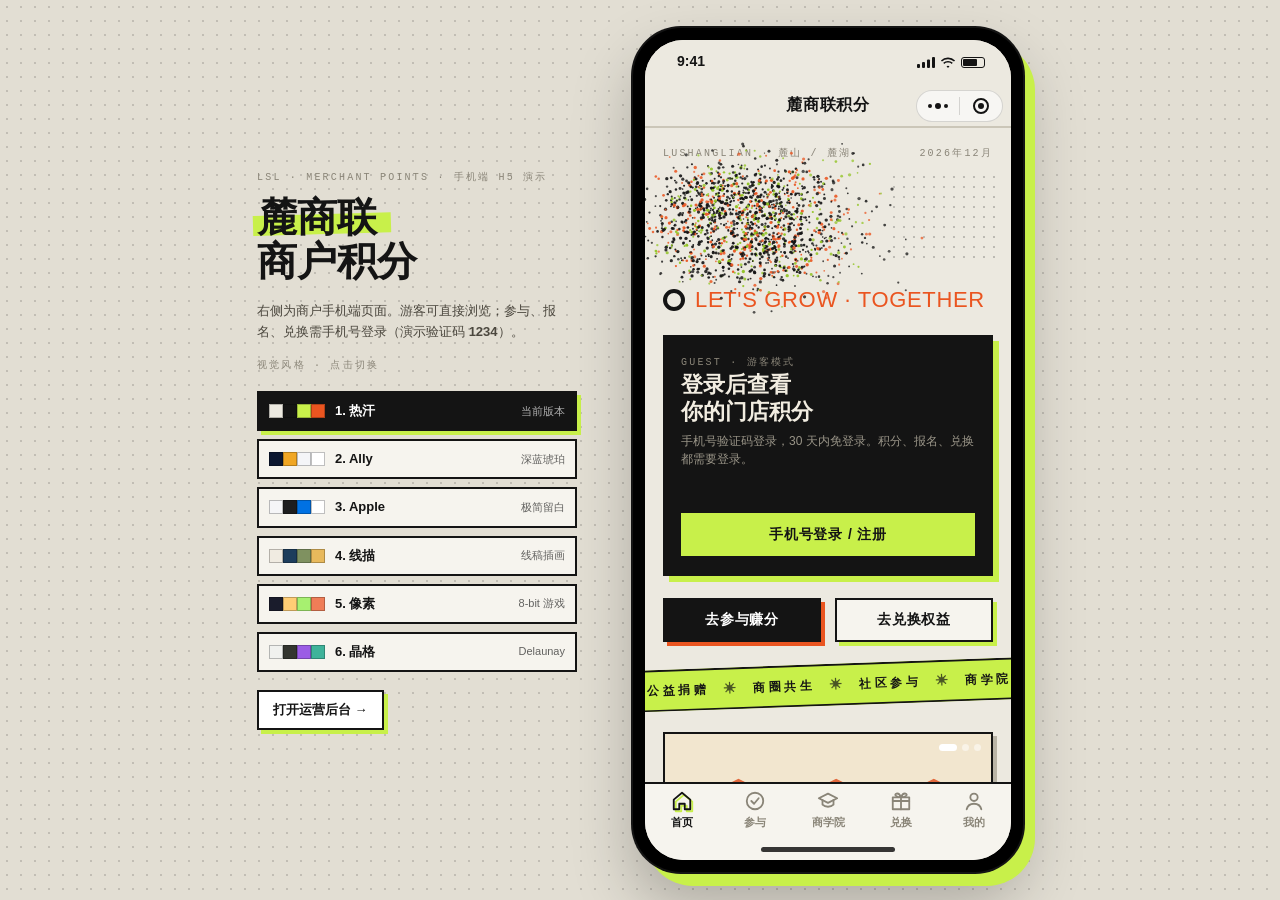
<file: index.html>
<!DOCTYPE html>
<html lang="zh-CN" data-theme="sweat">
<head>
  <meta charset="UTF-8" />
  <meta name="viewport" content="width=device-width, initial-scale=1, viewport-fit=cover" />
  <meta name="theme-color" content="#ece9e0" />
  <title>麓商联 · 商户积分</title>
  <link rel="stylesheet" href="styles.css" />
  <link rel="stylesheet" href="themes.css" />
</head>
<body class="mp">

  <!-- 桌面端演示说明（手机打开时自动隐藏） -->
  <aside class="stage-note">
    <div class="mono">LSL · MERCHANT POINTS · 手机端 H5 演示</div>
    <h1><span class="marker">麓商联</span><br />商户积分</h1>
    <p>右侧为商户手机端页面。游客可直接浏览；参与、报名、兑换需手机号登录（演示验证码 <b>1234</b>）。</p>
    <div class="mono" style="margin-top:16px">视觉风格 · 点击切换</div>
    <div class="theme-pick">
      <button data-theme-pick="sweat"><span class="sw"><i style="background:#ece9e0"></i><i style="background:#141414"></i><i style="background:#c8f04a"></i><i style="background:#ea5520"></i></span>1. 热汗<small>当前版本</small></button>
      <button data-theme-pick="ally"><span class="sw"><i style="background:#0b1730"></i><i style="background:#f0a623"></i><i style="background:#f4f5f8"></i><i style="background:#fff"></i></span>2. Ally<small>深蓝琥珀</small></button>
      <button data-theme-pick="apple"><span class="sw"><i style="background:#f5f5f7"></i><i style="background:#1d1d1f"></i><i style="background:#0071e3"></i><i style="background:#fff"></i></span>3. Apple<small>极简留白</small></button>
      <button data-theme-pick="court"><span class="sw"><i style="background:#f0ebe1"></i><i style="background:#1d3d5c"></i><i style="background:#7f9160"></i><i style="background:#e8b95c"></i></span>4. 线描<small>线稿插画</small></button>
      <button data-theme-pick="pixel"><span class="sw"><i style="background:#1a1c2c"></i><i style="background:#ffcd75"></i><i style="background:#a7f070"></i><i style="background:#ef7d57"></i></span>5. 像素<small>8-bit 游戏</small></button>
      <button data-theme-pick="delaunay"><span class="sw"><i style="background:#f0f1ee"></i><i style="background:#33352f"></i><i style="background:#9b5de5"></i><i style="background:#3fb39a"></i></span>6. 晶格<small>Delaunay</small></button>
    </div>
    <div class="stage-links"><a href="admin.html" target="_blank">打开运营后台 →</a></div>
  </aside>

  <div class="phone">
    <div class="screen" id="screen">
      <div class="statusbar">
        <span>9:41</span>
        <span class="sig">
          <svg width="18" height="11" viewBox="0 0 18 11" fill="currentColor"><rect x="0" y="7" width="3" height="4" rx="1"/><rect x="5" y="5" width="3" height="6" rx="1"/><rect x="10" y="2.5" width="3" height="8.5" rx="1"/><rect x="15" y="0" width="3" height="11" rx="1"/></svg>
          <svg width="16" height="11" viewBox="0 0 16 11" fill="currentColor"><path d="M8 2.2c2.3 0 4.4.9 6 2.4l1.1-1.2A10 10 0 0 0 8 .6 10 10 0 0 0 .9 3.4L2 4.6a8.5 8.5 0 0 1 6-2.4Zm0 3.3c1.4 0 2.7.5 3.7 1.4l1.1-1.2A7 7 0 0 0 8 3.9a7 7 0 0 0-4.8 1.8l1.1 1.2c1-.9 2.3-1.4 3.7-1.4Zm0 3.2c.6 0 1.1.2 1.5.6L8 11 6.5 9.3c.4-.4.9-.6 1.5-.6Z"/></svg>
          <span class="batt"><i></i></span>
        </span>
      </div>
      <div class="navbar">
        <button class="back" id="navBack" aria-label="返回">‹</button>
        <div class="title" id="navTitle">麓商联积分</div>
        <div class="capsule" aria-hidden="true"><span class="dots"><i></i><i></i><i></i></span><span class="sep"></span><span><i class="ring"></i></span></div>
      </div>

      <main class="page" id="page"></main>

      <nav class="tabbar" id="tabbar">
        <button data-tab="home" class="on"><svg viewBox="0 0 24 24"><path d="M3 10.5 12 3l9 7.5V21h-6v-6H9v6H3z"/></svg>首页</button>
        <button data-tab="tasks"><svg viewBox="0 0 24 24"><circle cx="12" cy="12" r="9"/><path d="m8 12 3 3 5-6"/></svg>参与</button>
        <button data-tab="academy"><svg viewBox="0 0 24 24"><path d="M2 9l10-5 10 5-10 5z"/><path d="M6 11v5c3 3 9 3 12 0v-5"/></svg>商学院</button>
        <button data-tab="mall"><svg viewBox="0 0 24 24"><rect x="3" y="8" width="18" height="13"/><path d="M3 12h18M12 8v13M12 8S10 3 7 4s0 4 5 4c5 0 8-3 5-4s-5 4-5 4"/></svg>兑换</button>
        <button data-tab="me"><svg viewBox="0 0 24 24"><circle cx="12" cy="8" r="4"/><path d="M4 21c1-4 4.5-6 8-6s7 2 8 6"/></svg>我的</button>
      </nav>
      <div class="home-ind"></div>
    </div>
  </div>

  <script src="store.js"></script>
  <script src="fx.js"></script>
  <script src="app.js"></script>
</body>
</html>
</file>
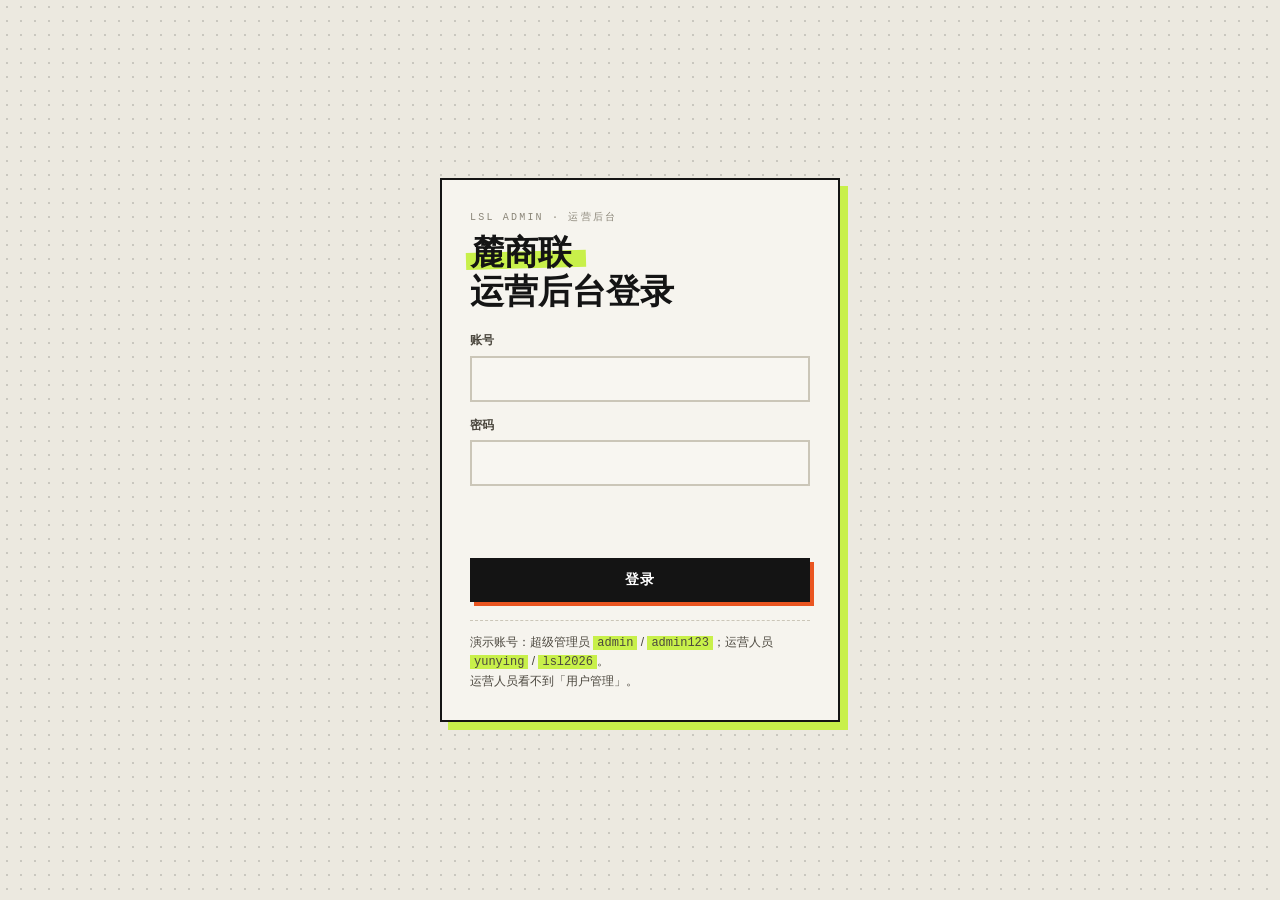
<file: admin.html>
<!DOCTYPE html>
<html lang="zh-CN">
<head>
  <meta charset="UTF-8" />
  <meta name="viewport" content="width=device-width, initial-scale=1" />
  <meta name="robots" content="noindex, nofollow" />
  <title>麓商联 · 运营后台</title>
  <link rel="stylesheet" href="styles.css" />
</head>
<body class="admin">
  <div id="root"></div>
  <script src="store.js"></script>
  <script src="fx.js"></script>
  <script src="admin.js"></script>
</body>
</html>
</file>
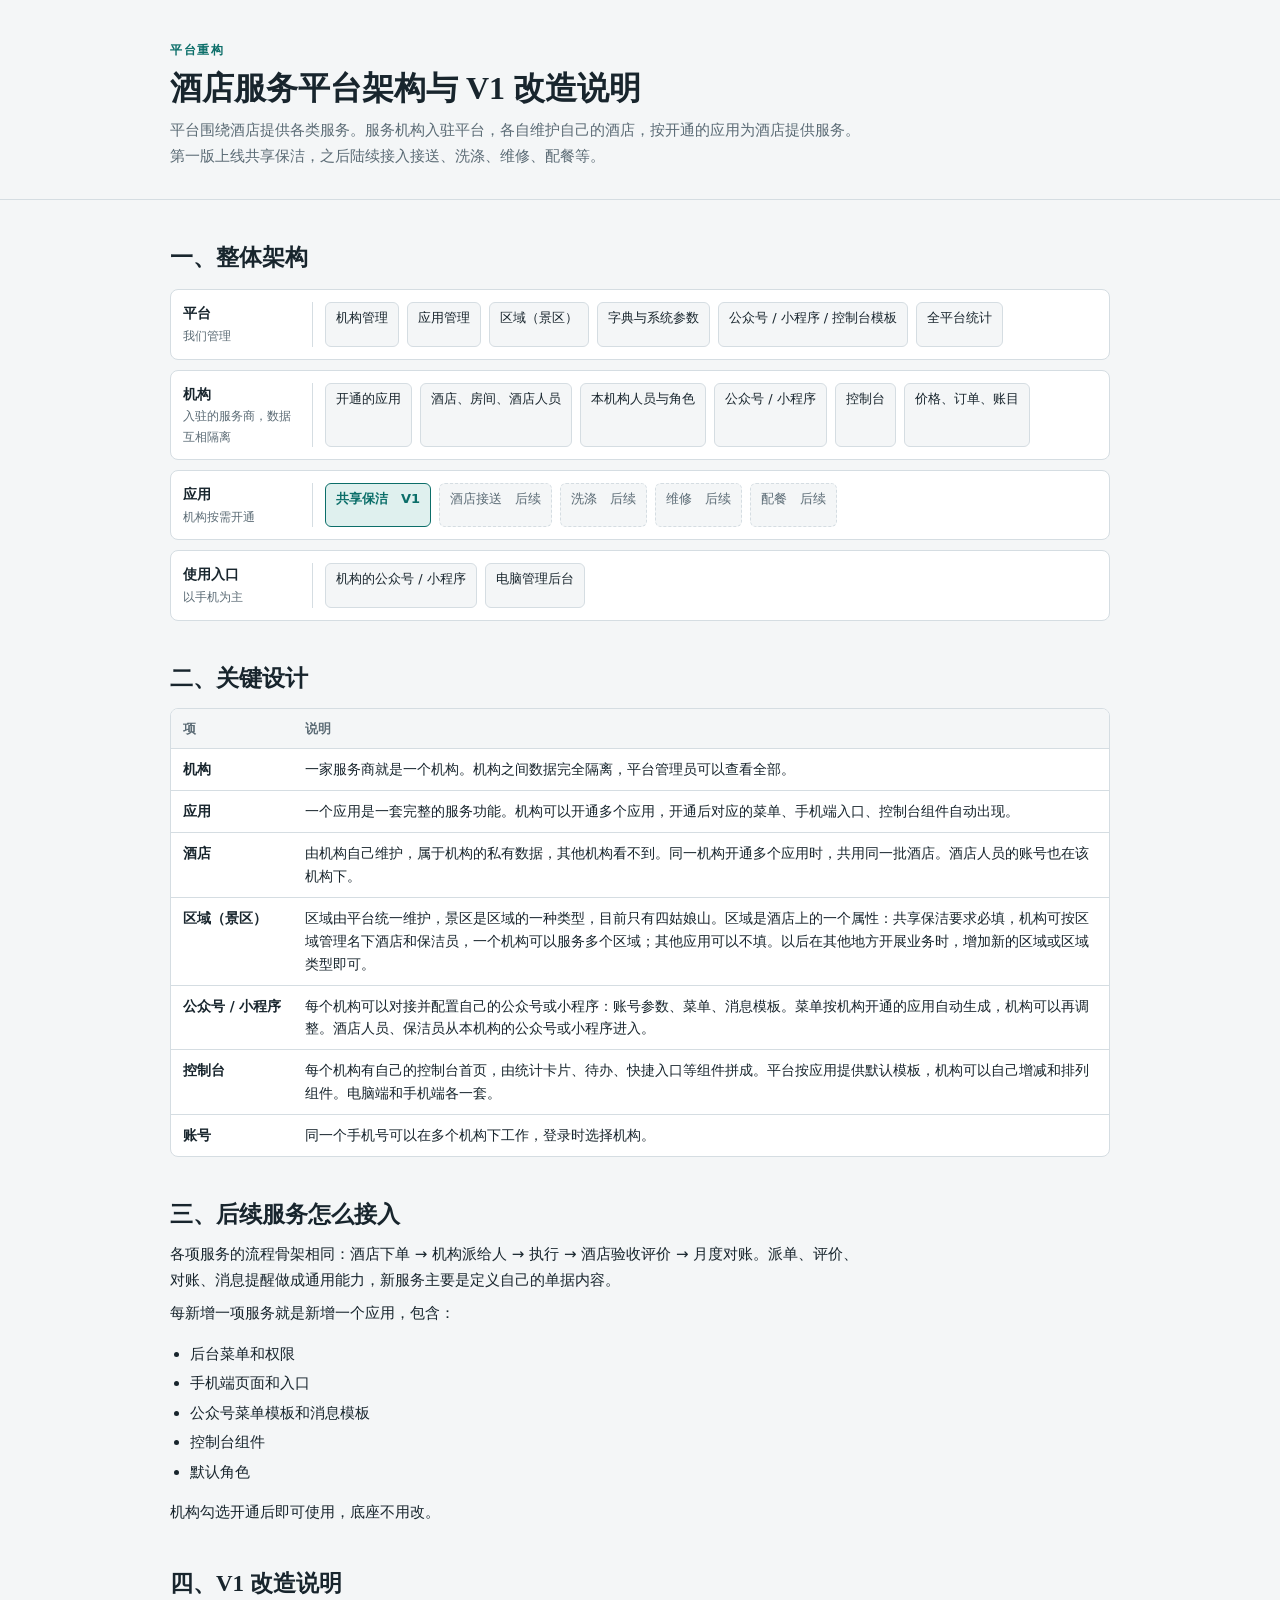
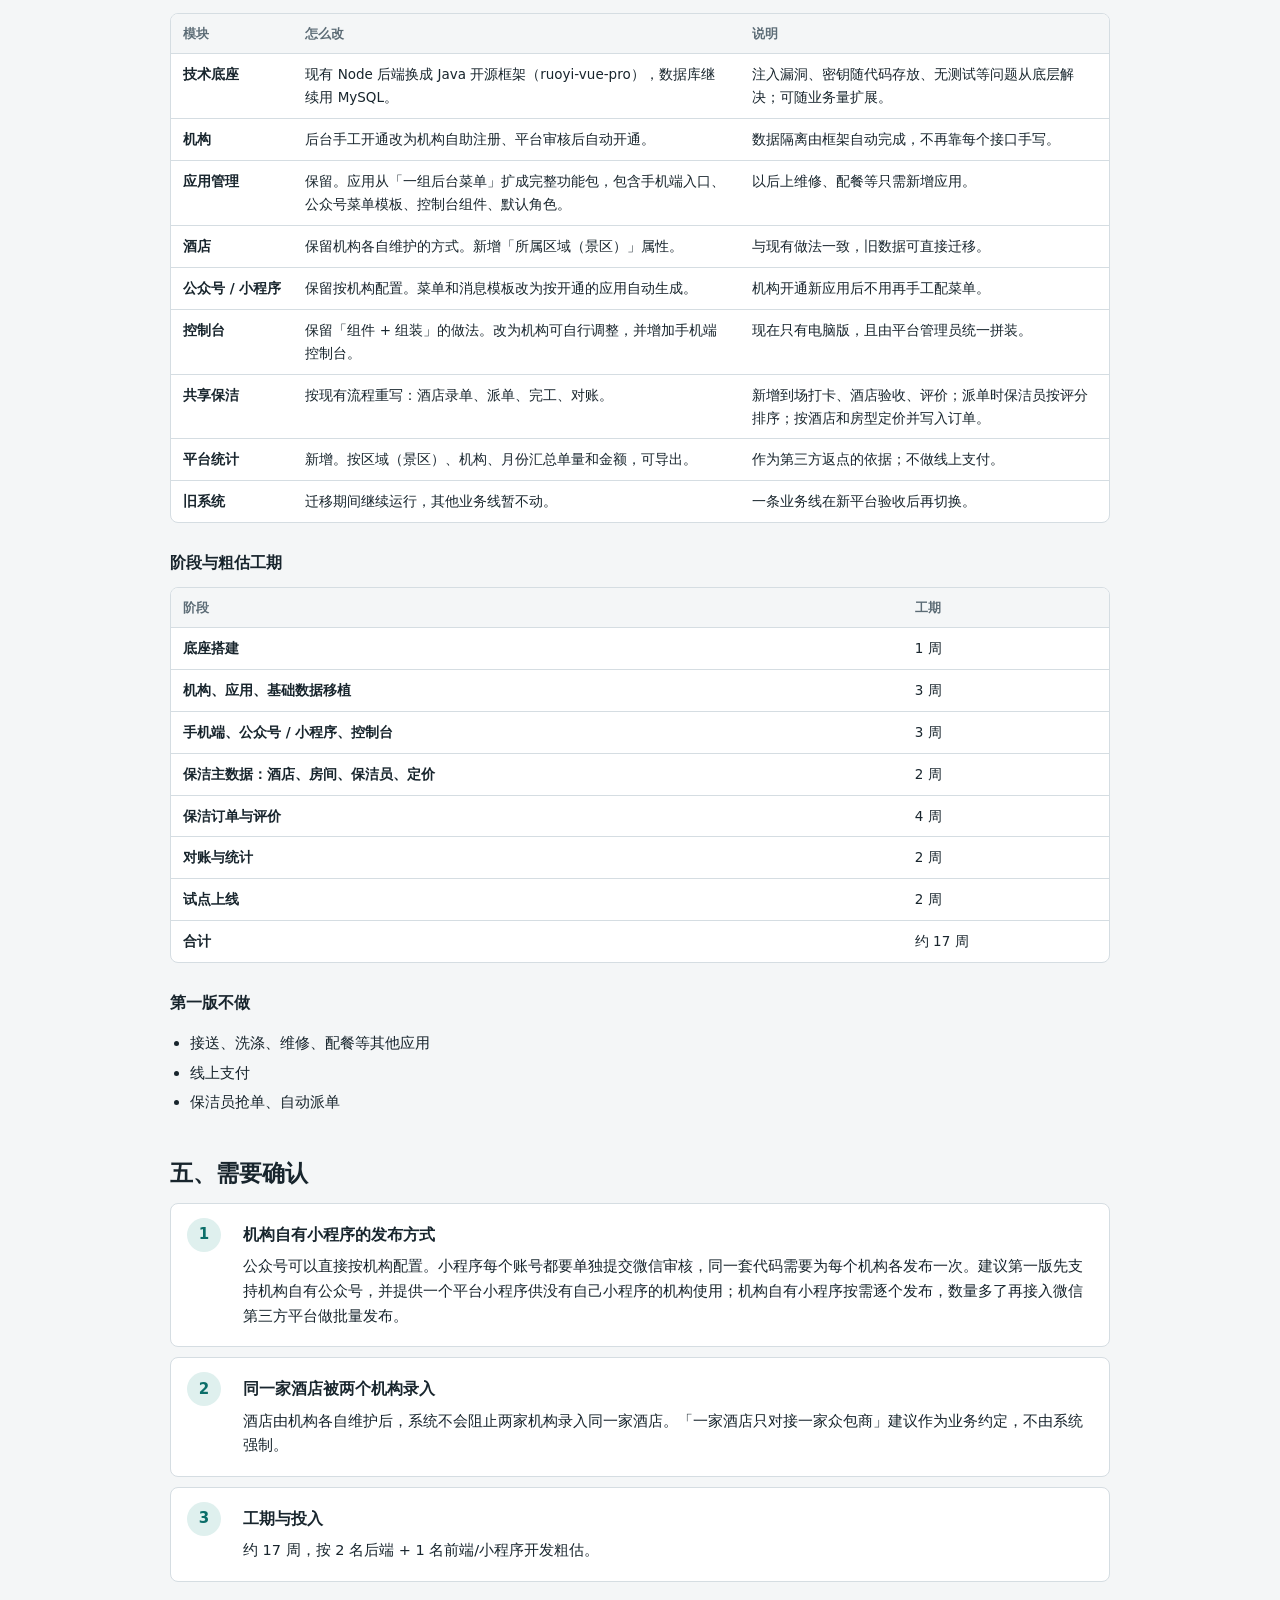
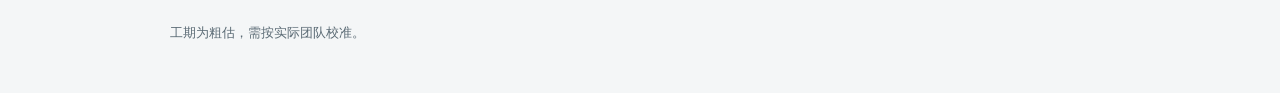
<file: docs/architecture-and-v1.html>
<!DOCTYPE html>
<html lang="zh-CN">
<head>
<meta charset="utf-8">
<meta name="viewport" content="width=device-width, initial-scale=1">
<title>酒店服务平台架构与V1改造说明</title>
<style>
:root{--paper:#f4f6f7;--surface:#fff;--ink:#18252d;--muted:#5b6b75;--line:#d5dde2;--accent:#0b6e69;--accent-soft:#dff0ee;--warn:#a85a00;--warn-soft:#fbeeda;
--font-body:"PingFang SC","Hiragino Sans GB","Microsoft YaHei","Noto Sans SC",system-ui,sans-serif;--font-display:"Songti SC","STSong","Noto Serif SC","SimSun",serif}
@media (prefers-color-scheme:dark){:root:not([data-theme="light"]){color-scheme:dark;--paper:#11181c;--surface:#19232a;--ink:#e6edf0;--muted:#9aa9b2;--line:#2e3c45;--accent:#58c2b9;--accent-soft:#16332f;--warn:#e9a657;--warn-soft:#3a2a12}}
:root[data-theme="dark"]{color-scheme:dark;--paper:#11181c;--surface:#19232a;--ink:#e6edf0;--muted:#9aa9b2;--line:#2e3c45;--accent:#58c2b9;--accent-soft:#16332f;--warn:#e9a657;--warn-soft:#3a2a12}
*{box-sizing:border-box}body{margin:0;background:var(--paper);color:var(--ink);font-family:var(--font-body);font-size:15px;line-height:1.7;font-variant-numeric:tabular-nums}
.wrap{max-width:980px;margin:0 auto;padding:0 20px}header{padding:40px 0 22px;border-bottom:1px solid var(--line)}
.eyebrow{font-size:12px;letter-spacing:.14em;color:var(--accent);font-weight:600}
h1{font-family:var(--font-display);font-size:32px;line-height:1.25;margin:8px 0 10px;text-wrap:balance}
h2{font-family:var(--font-display);font-size:23px;margin:38px 0 8px}h3{font-size:16px;margin:26px 0 10px}
p{margin:8px 0;max-width:46em}.lede{color:var(--muted)}
.grid{display:grid;gap:14px;grid-template-columns:repeat(auto-fit,minmax(240px,1fr))}
.card{background:var(--surface);border:1px solid var(--line);border-radius:8px;padding:14px 16px}.card h4{margin:0 0 4px;font-size:15px}.card p{margin:0;font-size:13.5px;color:var(--muted)}
.tablebox{overflow-x:auto;background:var(--surface);border:1px solid var(--line);border-radius:8px;margin:10px 0}
table{border-collapse:collapse;width:100%;font-size:13.5px;min-width:600px}th,td{text-align:left;padding:9px 12px;border-bottom:1px solid var(--line);vertical-align:top}
th{font-weight:600;color:var(--muted);font-size:12.5px;background:var(--paper)}tr:last-child td{border-bottom:0}
ul{padding-left:20px;max-width:46em}li{margin:4px 0}
.rule{background:var(--surface);border:1px solid var(--line);border-radius:8px;padding:14px 16px;display:grid;grid-template-columns:44px 1fr;gap:4px 12px;margin:10px 0}
.rule .n{grid-row:1/4;width:34px;height:34px;border-radius:50%;background:var(--accent-soft);color:var(--accent);display:grid;place-items:center;font-weight:700}
.rule h4{margin:4px 0 2px;font-size:15.5px}.rule .do{font-size:14.5px}.rule .why{font-size:13.5px;color:var(--muted)}
.tag{display:inline-block;font-size:12px;padding:0 8px;border-radius:999px;border:1px solid var(--accent);color:var(--accent);margin-left:8px;font-weight:400;white-space:nowrap;vertical-align:1px}
.tag.later{border-color:var(--warn);color:var(--warn);border-style:dashed}
.closing{border-left:4px solid var(--warn);background:var(--warn-soft);padding:12px 16px;border-radius:0 8px 8px 0;margin:14px 0}
footer{padding:30px 0 50px;color:var(--muted);font-size:12.5px}
.layers{display:grid;gap:10px;margin:12px 0}.layer{display:grid;grid-template-columns:130px 1fr;gap:12px;background:var(--surface);border:1px solid var(--line);border-radius:8px;padding:12px}
.layer .name{font-weight:600;font-size:14px;border-right:1px solid var(--line);padding-right:10px}.layer .name small{display:block;font-weight:400;color:var(--muted);font-size:12px}
.chips{display:flex;flex-wrap:wrap;gap:8px}.chip{border:1.5px solid var(--line);border-radius:6px;padding:4px 10px;font-size:13px;background:var(--paper)}
.chip.v1{border-color:var(--accent);background:var(--accent-soft);color:var(--accent);font-weight:600}.chip.later{border-style:dashed;color:var(--muted)}
@media (max-width:560px){.layer{grid-template-columns:1fr}.layer .name{border-right:0;border-bottom:1px solid var(--line);padding:0 0 6px}}
td:first-child{font-weight:600;white-space:nowrap}
</style>
</head>
<body>
<header><div class="wrap"><div class="eyebrow">平台重构</div><h1>酒店服务平台架构与 V1 改造说明</h1><p class="lede">平台围绕酒店提供各类服务。服务机构入驻平台，各自维护自己的酒店，按开通的应用为酒店提供服务。第一版上线共享保洁，之后陆续接入接送、洗涤、维修、配餐等。</p></div></header>
<main class="wrap">
<h2>一、整体架构</h2><div class="layers">
<div class="layer"><div class="name">平台<small>我们管理</small></div><div class="chips"><span class="chip ">机构管理</span><span class="chip ">应用管理</span><span class="chip ">区域（景区）</span><span class="chip ">字典与系统参数</span><span class="chip ">公众号 / 小程序 / 控制台模板</span><span class="chip ">全平台统计</span></div></div>
<div class="layer"><div class="name">机构<small>入驻的服务商，数据互相隔离</small></div><div class="chips"><span class="chip ">开通的应用</span><span class="chip ">酒店、房间、酒店人员</span><span class="chip ">本机构人员与角色</span><span class="chip ">公众号 / 小程序</span><span class="chip ">控制台</span><span class="chip ">价格、订单、账目</span></div></div>
<div class="layer"><div class="name">应用<small>机构按需开通</small></div><div class="chips"><span class="chip v1">共享保洁　V1</span><span class="chip later">酒店接送　后续</span><span class="chip later">洗涤　后续</span><span class="chip later">维修　后续</span><span class="chip later">配餐　后续</span></div></div>
<div class="layer"><div class="name">使用入口<small>以手机为主</small></div><div class="chips"><span class="chip ">机构的公众号 / 小程序</span><span class="chip ">电脑管理后台</span></div></div>
</div><h2>二、关键设计</h2><div class="tablebox"><table><tr><th>项</th><th>说明</th></tr><tr><td>机构</td><td>一家服务商就是一个机构。机构之间数据完全隔离，平台管理员可以查看全部。</td></tr><tr><td>应用</td><td>一个应用是一套完整的服务功能。机构可以开通多个应用，开通后对应的菜单、手机端入口、控制台组件自动出现。</td></tr><tr><td>酒店</td><td>由机构自己维护，属于机构的私有数据，其他机构看不到。同一机构开通多个应用时，共用同一批酒店。酒店人员的账号也在该机构下。</td></tr><tr><td>区域（景区）</td><td>区域由平台统一维护，景区是区域的一种类型，目前只有四姑娘山。区域是酒店上的一个属性：共享保洁要求必填，机构可按区域管理名下酒店和保洁员，一个机构可以服务多个区域；其他应用可以不填。以后在其他地方开展业务时，增加新的区域或区域类型即可。</td></tr><tr><td>公众号 / 小程序</td><td>每个机构可以对接并配置自己的公众号或小程序：账号参数、菜单、消息模板。菜单按机构开通的应用自动生成，机构可以再调整。酒店人员、保洁员从本机构的公众号或小程序进入。</td></tr><tr><td>控制台</td><td>每个机构有自己的控制台首页，由统计卡片、待办、快捷入口等组件拼成。平台按应用提供默认模板，机构可以自己增减和排列组件。电脑端和手机端各一套。</td></tr><tr><td>账号</td><td>同一个手机号可以在多个机构下工作，登录时选择机构。</td></tr></table></div>
<h2>三、后续服务怎么接入</h2><p>各项服务的流程骨架相同：酒店下单 → 机构派给人 → 执行 → 酒店验收评价 → 月度对账。派单、评价、对账、消息提醒做成通用能力，新服务主要是定义自己的单据内容。</p><p>每新增一项服务就是新增一个应用，包含：</p><ul><li>后台菜单和权限</li><li>手机端页面和入口</li><li>公众号菜单模板和消息模板</li><li>控制台组件</li><li>默认角色</li></ul><p>机构勾选开通后即可使用，底座不用改。</p>
<h2>四、V1 改造说明</h2><div class="tablebox"><table><tr><th>模块</th><th>怎么改</th><th>说明</th></tr><tr><td>技术底座</td><td>现有 Node 后端换成 Java 开源框架（ruoyi-vue-pro），数据库继续用 MySQL。</td><td>注入漏洞、密钥随代码存放、无测试等问题从底层解决；可随业务量扩展。</td></tr><tr><td>机构</td><td>后台手工开通改为机构自助注册、平台审核后自动开通。</td><td>数据隔离由框架自动完成，不再靠每个接口手写。</td></tr><tr><td>应用管理</td><td>保留。应用从「一组后台菜单」扩成完整功能包，包含手机端入口、公众号菜单模板、控制台组件、默认角色。</td><td>以后上维修、配餐等只需新增应用。</td></tr><tr><td>酒店</td><td>保留机构各自维护的方式。新增「所属区域（景区）」属性。</td><td>与现有做法一致，旧数据可直接迁移。</td></tr><tr><td>公众号 / 小程序</td><td>保留按机构配置。菜单和消息模板改为按开通的应用自动生成。</td><td>机构开通新应用后不用再手工配菜单。</td></tr><tr><td>控制台</td><td>保留「组件 + 组装」的做法。改为机构可自行调整，并增加手机端控制台。</td><td>现在只有电脑版，且由平台管理员统一拼装。</td></tr><tr><td>共享保洁</td><td>按现有流程重写：酒店录单、派单、完工、对账。</td><td>新增到场打卡、酒店验收、评价；派单时保洁员按评分排序；按酒店和房型定价并写入订单。</td></tr><tr><td>平台统计</td><td>新增。按区域（景区）、机构、月份汇总单量和金额，可导出。</td><td>作为第三方返点的依据；不做线上支付。</td></tr><tr><td>旧系统</td><td>迁移期间继续运行，其他业务线暂不动。</td><td>一条业务线在新平台验收后再切换。</td></tr></table></div>
<h3>阶段与粗估工期</h3><div class="tablebox"><table><tr><th>阶段</th><th>工期</th></tr><tr><td>底座搭建</td><td>1 周</td></tr><tr><td>机构、应用、基础数据移植</td><td>3 周</td></tr><tr><td>手机端、公众号 / 小程序、控制台</td><td>3 周</td></tr><tr><td>保洁主数据：酒店、房间、保洁员、定价</td><td>2 周</td></tr><tr><td>保洁订单与评价</td><td>4 周</td></tr><tr><td>对账与统计</td><td>2 周</td></tr><tr><td>试点上线</td><td>2 周</td></tr><tr><td>合计</td><td>约 17 周</td></tr></table></div>
<h3>第一版不做</h3><ul><li>接送、洗涤、维修、配餐等其他应用</li><li>线上支付</li><li>保洁员抢单、自动派单</li></ul>
<h2>五、需要确认</h2><div class="rule"><div class="n">1</div><h4>机构自有小程序的发布方式</h4><div class="do">公众号可以直接按机构配置。小程序每个账号都要单独提交微信审核，同一套代码需要为每个机构各发布一次。建议第一版先支持机构自有公众号，并提供一个平台小程序供没有自己小程序的机构使用；机构自有小程序按需逐个发布，数量多了再接入微信第三方平台做批量发布。</div></div><div class="rule"><div class="n">2</div><h4>同一家酒店被两个机构录入</h4><div class="do">酒店由机构各自维护后，系统不会阻止两家机构录入同一家酒店。「一家酒店只对接一家众包商」建议作为业务约定，不由系统强制。</div></div><div class="rule"><div class="n">3</div><h4>工期与投入</h4><div class="do">约 17 周，按 2 名后端 + 1 名前端/小程序开发粗估。</div></div>
</main>
<footer><div class="wrap">工期为粗估，需按实际团队校准。</div></footer>
</body>
</html>
</file>
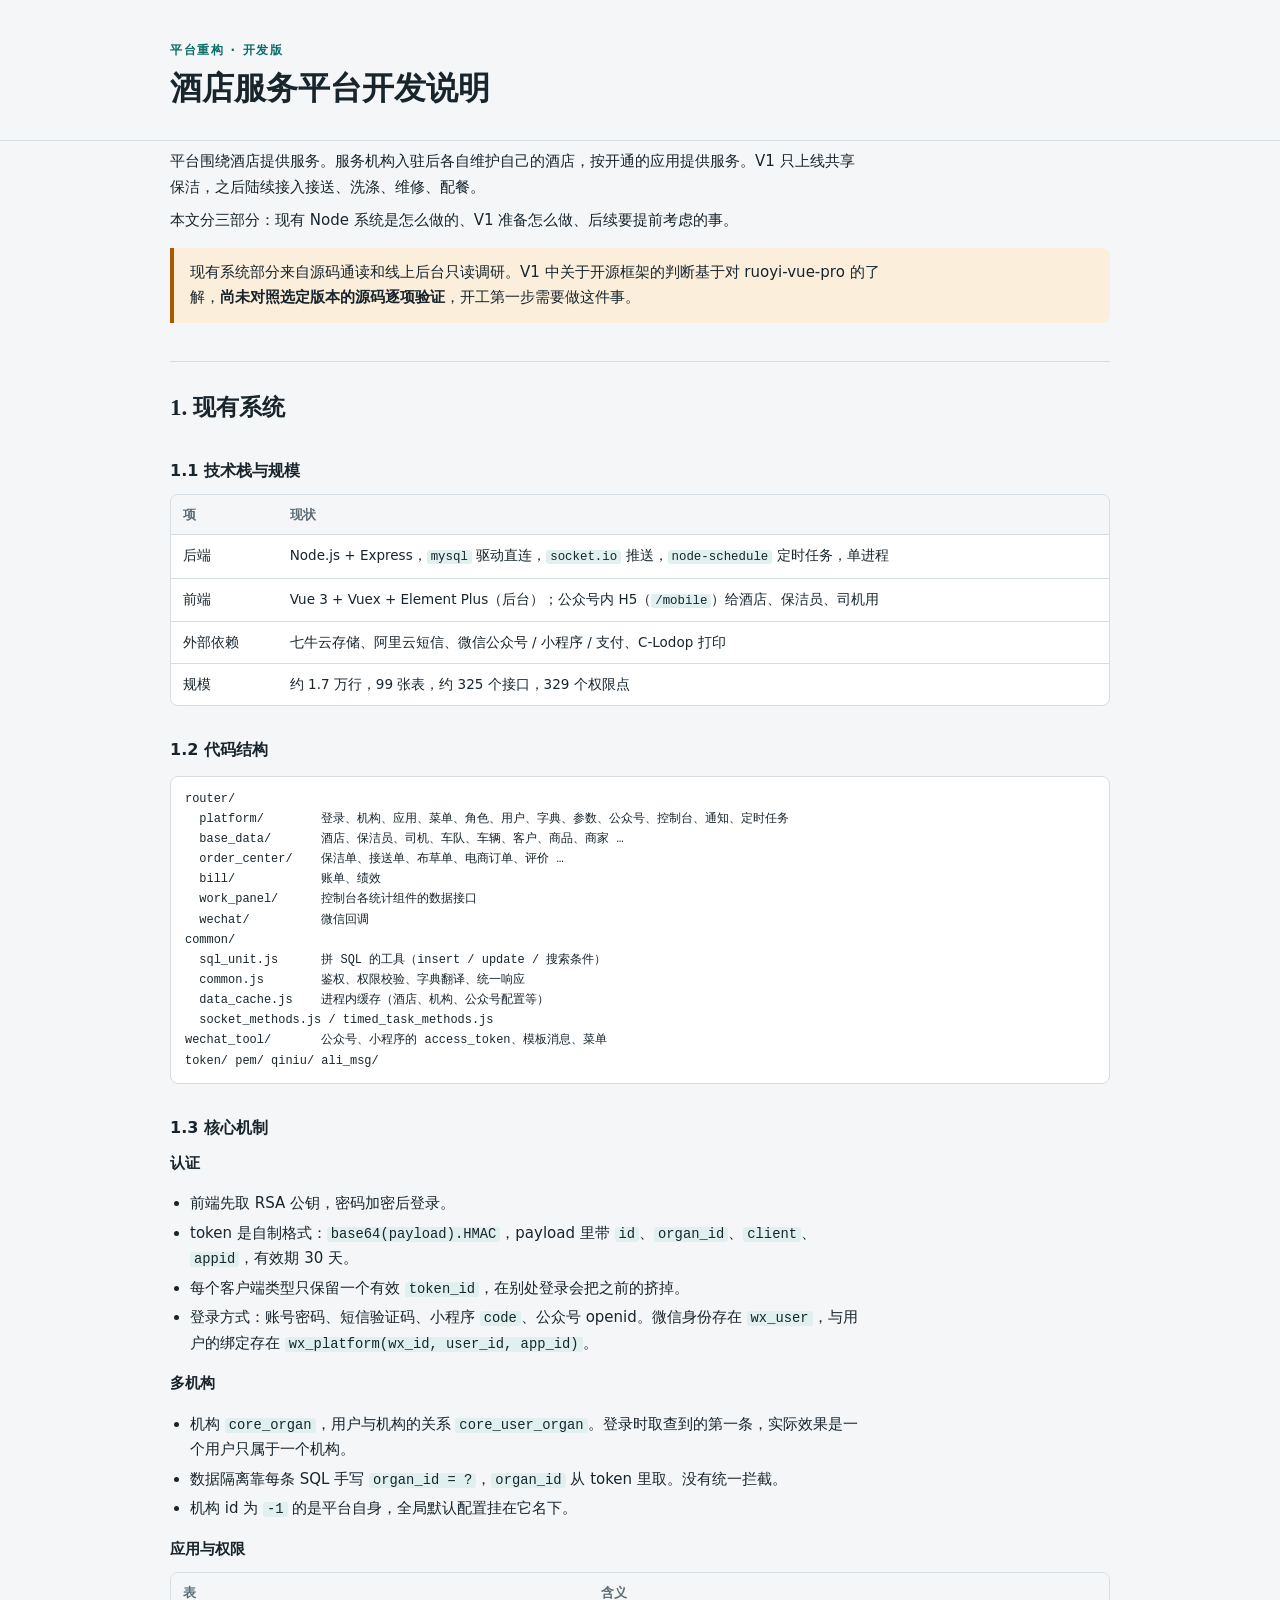
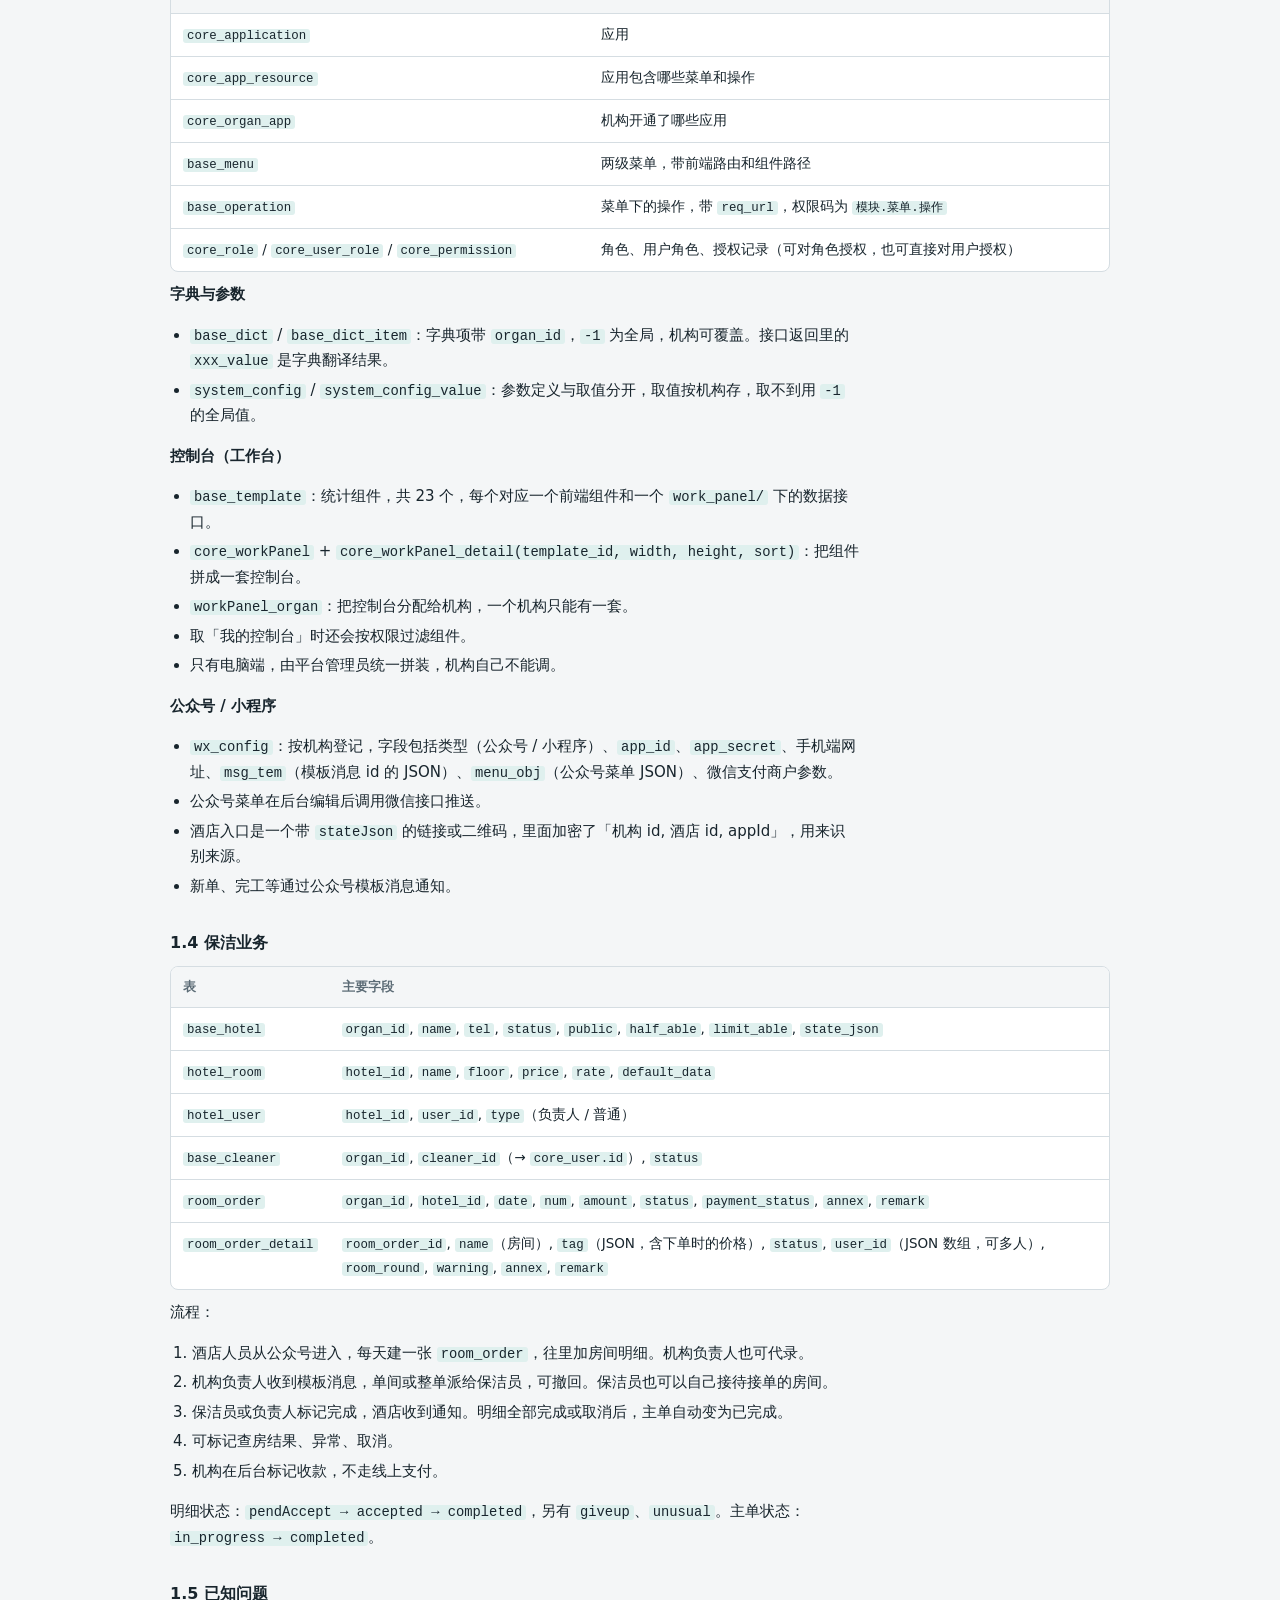
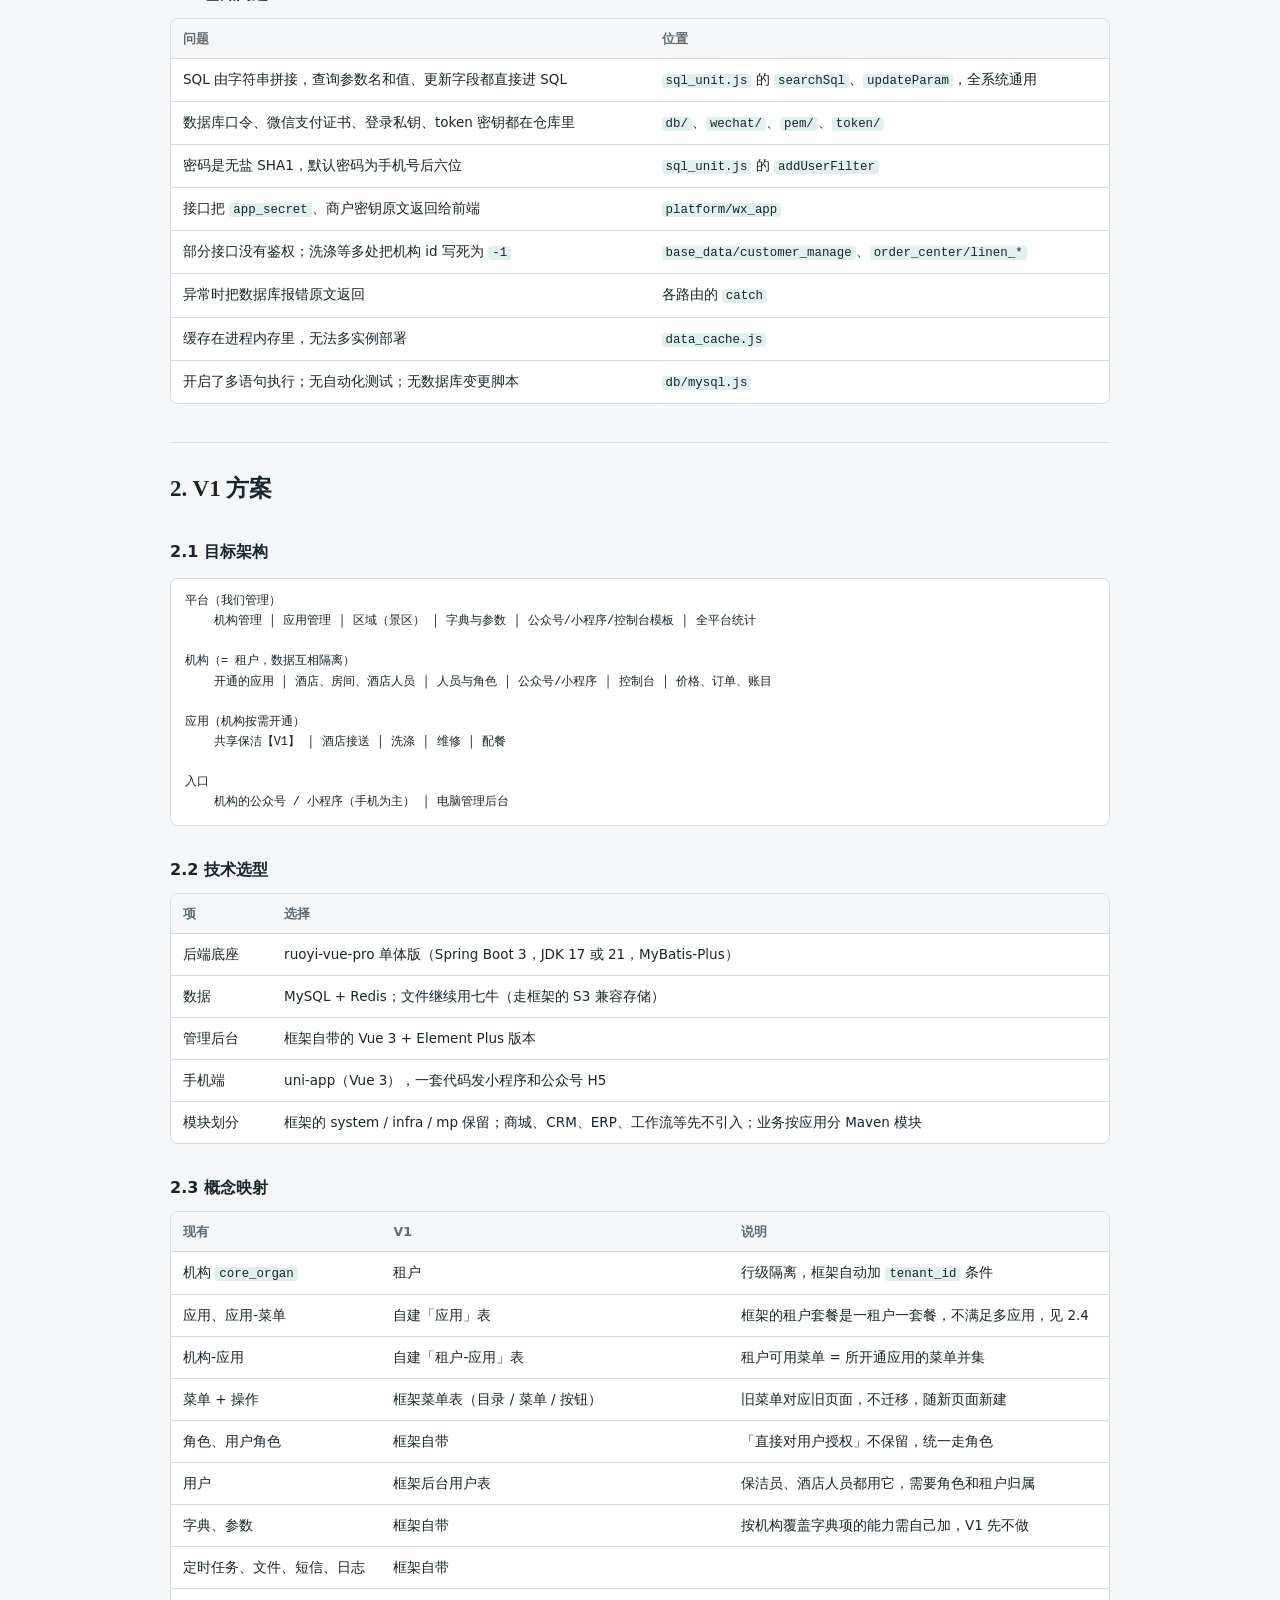
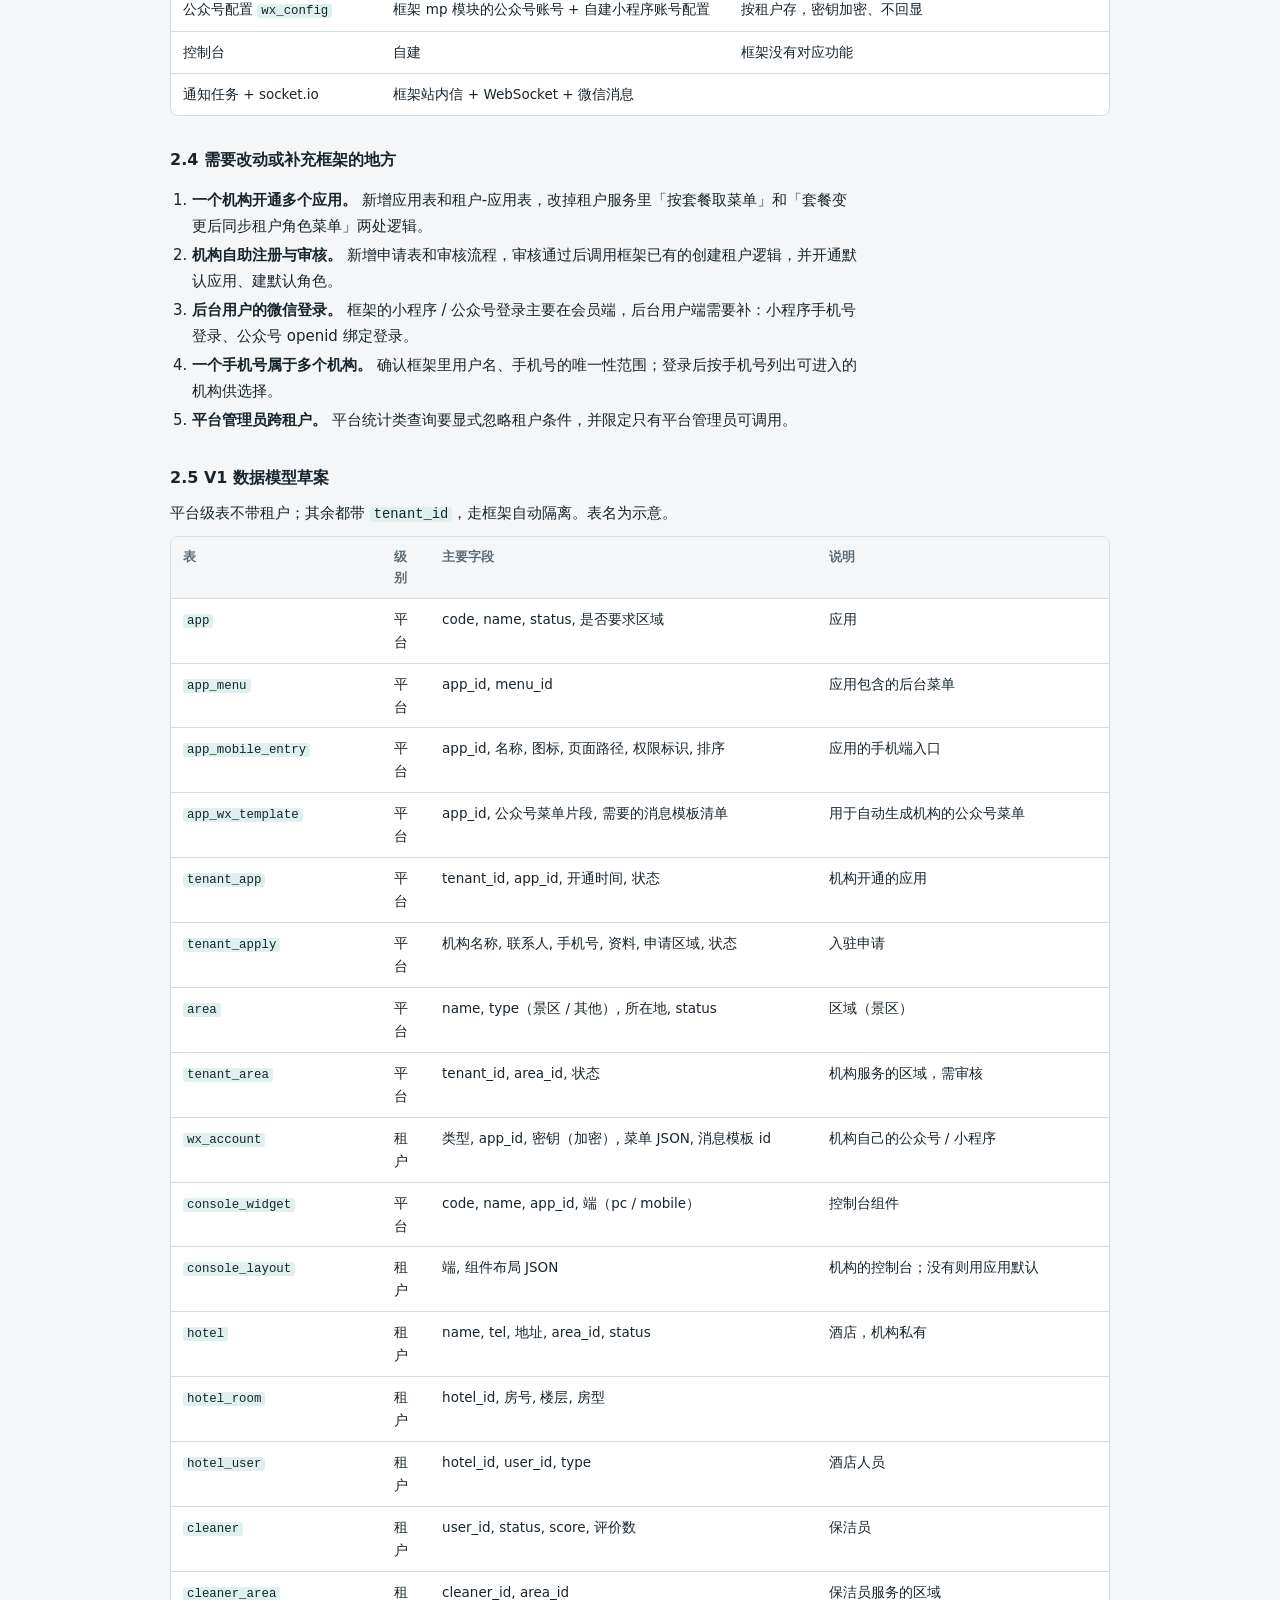
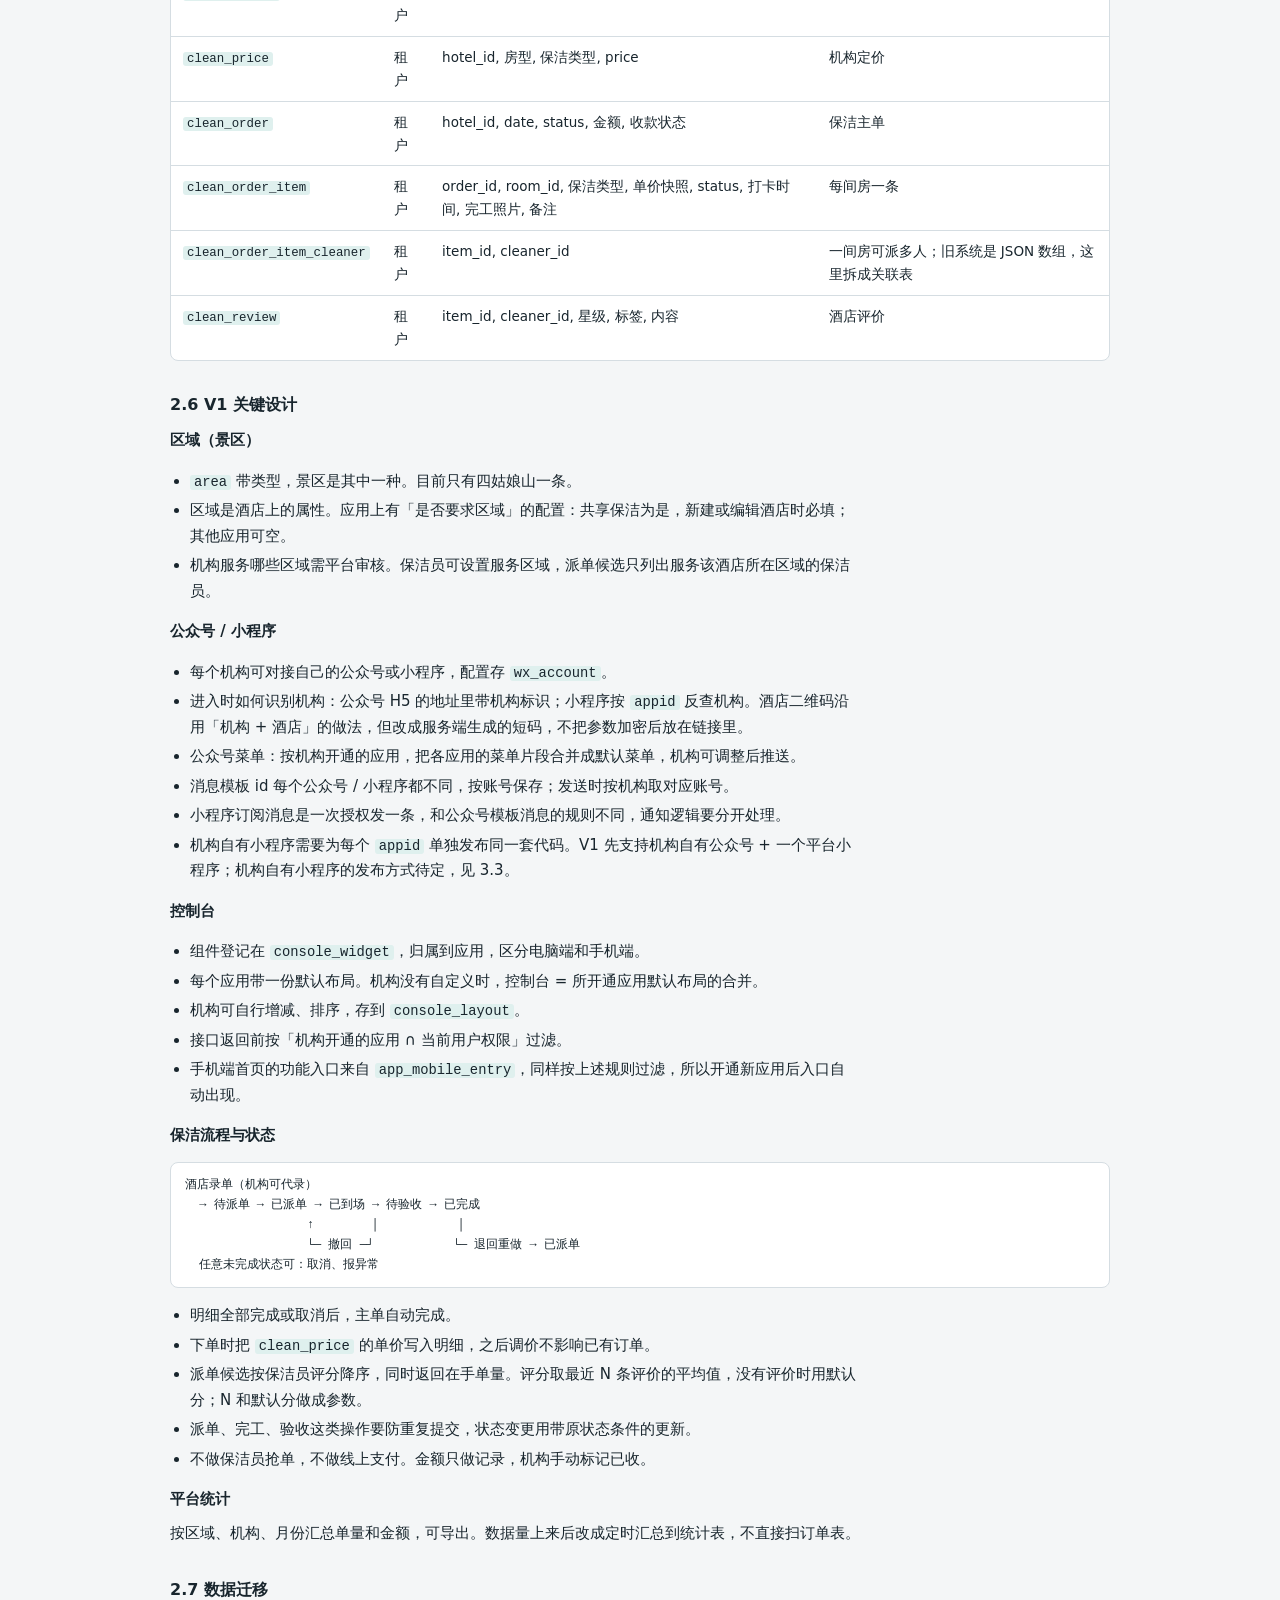
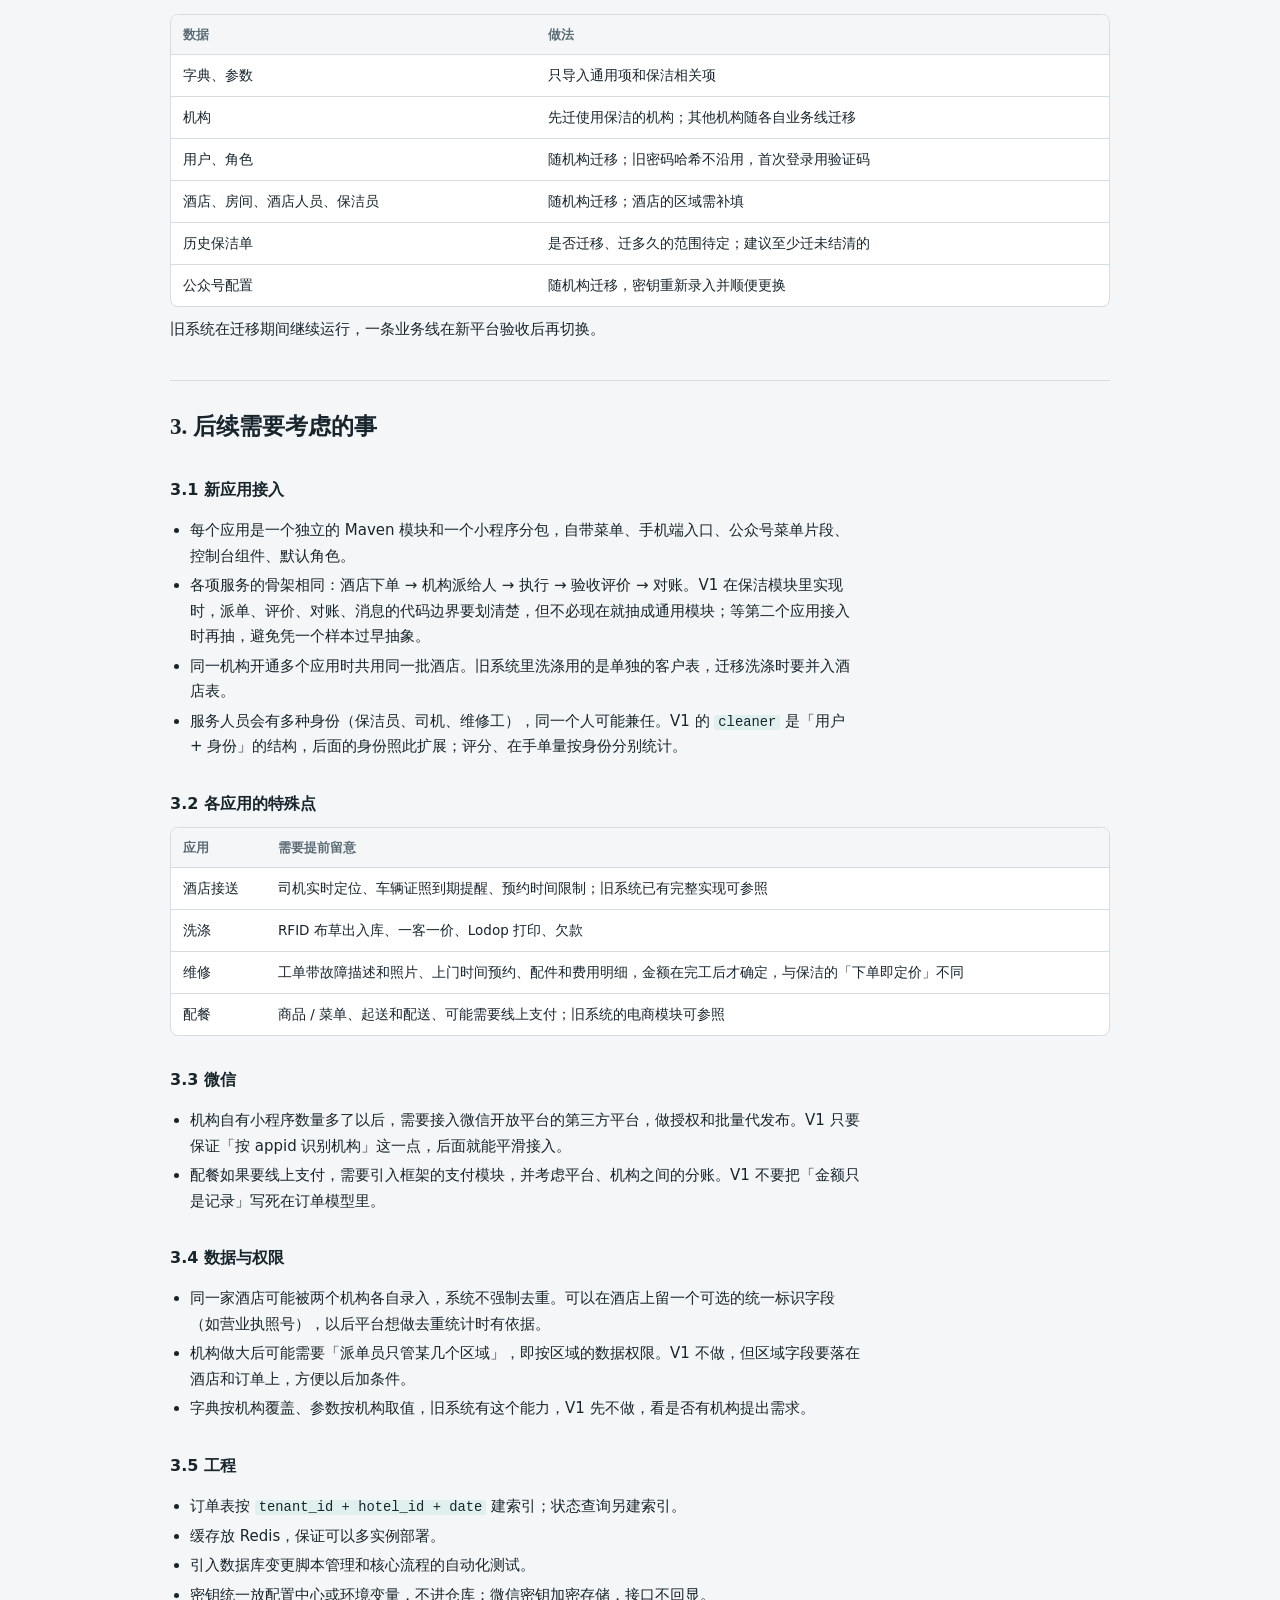
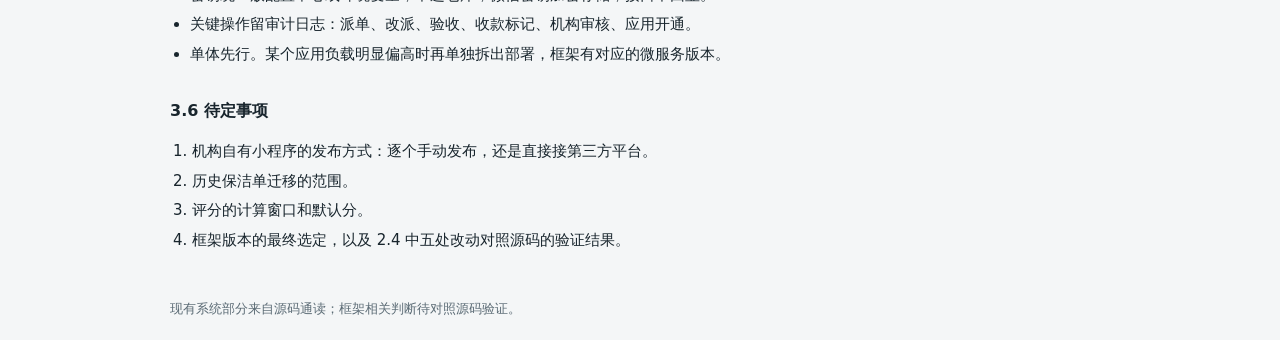
<file: docs/dev-architecture-and-v1.html>
<!DOCTYPE html>
<html lang="zh-CN">
<head>
<meta charset="utf-8">
<meta name="viewport" content="width=device-width, initial-scale=1">
<title>酒店服务平台开发说明</title>
<style>
:root{--paper:#f4f6f7;--surface:#fff;--ink:#18252d;--muted:#5b6b75;--line:#d5dde2;--accent:#0b6e69;--accent-soft:#dff0ee;--warn:#a85a00;--warn-soft:#fbeeda;
--font-body:"PingFang SC","Hiragino Sans GB","Microsoft YaHei","Noto Sans SC",system-ui,sans-serif;--font-display:"Songti SC","STSong","Noto Serif SC","SimSun",serif}
@media (prefers-color-scheme:dark){:root:not([data-theme="light"]){color-scheme:dark;--paper:#11181c;--surface:#19232a;--ink:#e6edf0;--muted:#9aa9b2;--line:#2e3c45;--accent:#58c2b9;--accent-soft:#16332f;--warn:#e9a657;--warn-soft:#3a2a12}}
:root[data-theme="dark"]{color-scheme:dark;--paper:#11181c;--surface:#19232a;--ink:#e6edf0;--muted:#9aa9b2;--line:#2e3c45;--accent:#58c2b9;--accent-soft:#16332f;--warn:#e9a657;--warn-soft:#3a2a12}
*{box-sizing:border-box}body{margin:0;background:var(--paper);color:var(--ink);font-family:var(--font-body);font-size:15px;line-height:1.7;font-variant-numeric:tabular-nums}
.wrap{max-width:980px;margin:0 auto;padding:0 20px}header{padding:40px 0 22px;border-bottom:1px solid var(--line)}
.eyebrow{font-size:12px;letter-spacing:.14em;color:var(--accent);font-weight:600}
h1{font-family:var(--font-display);font-size:32px;line-height:1.25;margin:8px 0 10px;text-wrap:balance}
h2{font-family:var(--font-display);font-size:23px;margin:38px 0 8px}h3{font-size:16px;margin:26px 0 10px}
p{margin:8px 0;max-width:46em}.lede{color:var(--muted)}
.grid{display:grid;gap:14px;grid-template-columns:repeat(auto-fit,minmax(240px,1fr))}
.card{background:var(--surface);border:1px solid var(--line);border-radius:8px;padding:14px 16px}.card h4{margin:0 0 4px;font-size:15px}.card p{margin:0;font-size:13.5px;color:var(--muted)}
.tablebox{overflow-x:auto;background:var(--surface);border:1px solid var(--line);border-radius:8px;margin:10px 0}
table{border-collapse:collapse;width:100%;font-size:13.5px;min-width:600px}th,td{text-align:left;padding:9px 12px;border-bottom:1px solid var(--line);vertical-align:top}
th{font-weight:600;color:var(--muted);font-size:12.5px;background:var(--paper)}tr:last-child td{border-bottom:0}
ul{padding-left:20px;max-width:46em}li{margin:4px 0}
.rule{background:var(--surface);border:1px solid var(--line);border-radius:8px;padding:14px 16px;display:grid;grid-template-columns:44px 1fr;gap:4px 12px;margin:10px 0}
.rule .n{grid-row:1/4;width:34px;height:34px;border-radius:50%;background:var(--accent-soft);color:var(--accent);display:grid;place-items:center;font-weight:700}
.rule h4{margin:4px 0 2px;font-size:15.5px}.rule .do{font-size:14.5px}.rule .why{font-size:13.5px;color:var(--muted)}
.tag{display:inline-block;font-size:12px;padding:0 8px;border-radius:999px;border:1px solid var(--accent);color:var(--accent);margin-left:8px;font-weight:400;white-space:nowrap;vertical-align:1px}
.tag.later{border-color:var(--warn);color:var(--warn);border-style:dashed}
.closing{border-left:4px solid var(--warn);background:var(--warn-soft);padding:12px 16px;border-radius:0 8px 8px 0;margin:14px 0}
footer{padding:30px 0 50px;color:var(--muted);font-size:12.5px}
main h1{display:none}pre{background:var(--surface);border:1px solid var(--line);border-radius:8px;padding:12px 14px;overflow-x:auto;font-size:13px;line-height:1.55}
code{font-family:ui-monospace,SFMono-Regular,Menlo,Consolas,monospace;font-size:.92em}p code,td code,li code{background:var(--accent-soft);padding:0 4px;border-radius:3px}
blockquote{border-left:4px solid var(--warn);background:var(--warn-soft);margin:14px 0;padding:8px 16px;border-radius:0 8px 8px 0}blockquote p{margin:4px 0}
h3{margin-top:30px}h2{border-top:1px solid var(--line);padding-top:26px}ol{padding-left:22px;max-width:46em}
</style>
</head>
<body>
<header><div class="wrap"><div class="eyebrow">平台重构 · 开发版</div><h1>酒店服务平台开发说明</h1></div></header>
<main class="wrap">
<h1>酒店服务平台：现有架构、V1 方案与后续考虑（开发版）</h1>
<p>平台围绕酒店提供服务。服务机构入驻后各自维护自己的酒店，按开通的应用提供服务。V1 只上线共享保洁，之后陆续接入接送、洗涤、维修、配餐。</p>
<p>本文分三部分：现有 Node 系统是怎么做的、V1 准备怎么做、后续要提前考虑的事。</p>
<blockquote>
<p>现有系统部分来自源码通读和线上后台只读调研。V1 中关于开源框架的判断基于对 ruoyi-vue-pro 的了解，<strong>尚未对照选定版本的源码逐项验证</strong>，开工第一步需要做这件事。</p>
</blockquote>
<h2>1. 现有系统</h2>
<h3>1.1 技术栈与规模</h3>
<div class="tablebox"><table>
<thead>
<tr>
<th>项</th>
<th>现状</th>
</tr>
</thead>
<tbody>
<tr>
<td>后端</td>
<td>Node.js + Express，<code>mysql</code> 驱动直连，<code>socket.io</code> 推送，<code>node-schedule</code> 定时任务，单进程</td>
</tr>
<tr>
<td>前端</td>
<td>Vue 3 + Vuex + Element Plus（后台）；公众号内 H5（<code>/mobile</code>）给酒店、保洁员、司机用</td>
</tr>
<tr>
<td>外部依赖</td>
<td>七牛云存储、阿里云短信、微信公众号 / 小程序 / 支付、C-Lodop 打印</td>
</tr>
<tr>
<td>规模</td>
<td>约 1.7 万行，99 张表，约 325 个接口，329 个权限点</td>
</tr>
</tbody>
</table></div>
<h3>1.2 代码结构</h3>
<pre><code>router/
  platform/        登录、机构、应用、菜单、角色、用户、字典、参数、公众号、控制台、通知、定时任务
  base_data/       酒店、保洁员、司机、车队、车辆、客户、商品、商家 …
  order_center/    保洁单、接送单、布草单、电商订单、评价 …
  bill/            账单、绩效
  work_panel/      控制台各统计组件的数据接口
  wechat/          微信回调
common/
  sql_unit.js      拼 SQL 的工具（insert / update / 搜索条件）
  common.js        鉴权、权限校验、字典翻译、统一响应
  data_cache.js    进程内缓存（酒店、机构、公众号配置等）
  socket_methods.js / timed_task_methods.js
wechat_tool/       公众号、小程序的 access_token、模板消息、菜单
token/ pem/ qiniu/ ali_msg/
</code></pre>
<h3>1.3 核心机制</h3>
<p><strong>认证</strong></p>
<ul>
<li>前端先取 RSA 公钥，密码加密后登录。</li>
<li>token 是自制格式：<code>base64(payload).HMAC</code>，payload 里带 <code>id</code>、<code>organ_id</code>、<code>client</code>、<code>appid</code>，有效期 30 天。</li>
<li>每个客户端类型只保留一个有效 <code>token_id</code>，在别处登录会把之前的挤掉。</li>
<li>登录方式：账号密码、短信验证码、小程序 <code>code</code>、公众号 openid。微信身份存在 <code>wx_user</code>，与用户的绑定存在 <code>wx_platform(wx_id, user_id, app_id)</code>。</li>
</ul>
<p><strong>多机构</strong></p>
<ul>
<li>机构 <code>core_organ</code>，用户与机构的关系 <code>core_user_organ</code>。登录时取查到的第一条，实际效果是一个用户只属于一个机构。</li>
<li>数据隔离靠每条 SQL 手写 <code>organ_id = ?</code>，<code>organ_id</code> 从 token 里取。没有统一拦截。</li>
<li>机构 id 为 <code>-1</code> 的是平台自身，全局默认配置挂在它名下。</li>
</ul>
<p><strong>应用与权限</strong></p>
<div class="tablebox"><table>
<thead>
<tr>
<th>表</th>
<th>含义</th>
</tr>
</thead>
<tbody>
<tr>
<td><code>core_application</code></td>
<td>应用</td>
</tr>
<tr>
<td><code>core_app_resource</code></td>
<td>应用包含哪些菜单和操作</td>
</tr>
<tr>
<td><code>core_organ_app</code></td>
<td>机构开通了哪些应用</td>
</tr>
<tr>
<td><code>base_menu</code></td>
<td>两级菜单，带前端路由和组件路径</td>
</tr>
<tr>
<td><code>base_operation</code></td>
<td>菜单下的操作，带 <code>req_url</code>，权限码为 <code>模块.菜单.操作</code></td>
</tr>
<tr>
<td><code>core_role</code> / <code>core_user_role</code> / <code>core_permission</code></td>
<td>角色、用户角色、授权记录（可对角色授权，也可直接对用户授权）</td>
</tr>
</tbody>
</table></div>
<p><strong>字典与参数</strong></p>
<ul>
<li><code>base_dict</code> / <code>base_dict_item</code>：字典项带 <code>organ_id</code>，<code>-1</code> 为全局，机构可覆盖。接口返回里的 <code>xxx_value</code> 是字典翻译结果。</li>
<li><code>system_config</code> / <code>system_config_value</code>：参数定义与取值分开，取值按机构存，取不到用 <code>-1</code> 的全局值。</li>
</ul>
<p><strong>控制台（工作台）</strong></p>
<ul>
<li><code>base_template</code>：统计组件，共 23 个，每个对应一个前端组件和一个 <code>work_panel/</code> 下的数据接口。</li>
<li><code>core_workPanel</code> + <code>core_workPanel_detail(template_id, width, height, sort)</code>：把组件拼成一套控制台。</li>
<li><code>workPanel_organ</code>：把控制台分配给机构，一个机构只能有一套。</li>
<li>取「我的控制台」时还会按权限过滤组件。</li>
<li>只有电脑端，由平台管理员统一拼装，机构自己不能调。</li>
</ul>
<p><strong>公众号 / 小程序</strong></p>
<ul>
<li><code>wx_config</code>：按机构登记，字段包括类型（公众号 / 小程序）、<code>app_id</code>、<code>app_secret</code>、手机端网址、<code>msg_tem</code>（模板消息 id 的 JSON）、<code>menu_obj</code>（公众号菜单 JSON）、微信支付商户参数。</li>
<li>公众号菜单在后台编辑后调用微信接口推送。</li>
<li>酒店入口是一个带 <code>stateJson</code> 的链接或二维码，里面加密了「机构 id, 酒店 id, appId」，用来识别来源。</li>
<li>新单、完工等通过公众号模板消息通知。</li>
</ul>
<h3>1.4 保洁业务</h3>
<div class="tablebox"><table>
<thead>
<tr>
<th>表</th>
<th>主要字段</th>
</tr>
</thead>
<tbody>
<tr>
<td><code>base_hotel</code></td>
<td><code>organ_id</code>, <code>name</code>, <code>tel</code>, <code>status</code>, <code>public</code>, <code>half_able</code>, <code>limit_able</code>, <code>state_json</code></td>
</tr>
<tr>
<td><code>hotel_room</code></td>
<td><code>hotel_id</code>, <code>name</code>, <code>floor</code>, <code>price</code>, <code>rate</code>, <code>default_data</code></td>
</tr>
<tr>
<td><code>hotel_user</code></td>
<td><code>hotel_id</code>, <code>user_id</code>, <code>type</code>（负责人 / 普通）</td>
</tr>
<tr>
<td><code>base_cleaner</code></td>
<td><code>organ_id</code>, <code>cleaner_id</code>（→ <code>core_user.id</code>）, <code>status</code></td>
</tr>
<tr>
<td><code>room_order</code></td>
<td><code>organ_id</code>, <code>hotel_id</code>, <code>date</code>, <code>num</code>, <code>amount</code>, <code>status</code>, <code>payment_status</code>, <code>annex</code>, <code>remark</code></td>
</tr>
<tr>
<td><code>room_order_detail</code></td>
<td><code>room_order_id</code>, <code>name</code>（房间）, <code>tag</code>（JSON，含下单时的价格）, <code>status</code>, <code>user_id</code>（JSON 数组，可多人）, <code>room_round</code>, <code>warning</code>, <code>annex</code>, <code>remark</code></td>
</tr>
</tbody>
</table></div>
<p>流程：</p>
<ol>
<li>酒店人员从公众号进入，每天建一张 <code>room_order</code>，往里加房间明细。机构负责人也可代录。</li>
<li>机构负责人收到模板消息，单间或整单派给保洁员，可撤回。保洁员也可以自己接待接单的房间。</li>
<li>保洁员或负责人标记完成，酒店收到通知。明细全部完成或取消后，主单自动变为已完成。</li>
<li>可标记查房结果、异常、取消。</li>
<li>机构在后台标记收款，不走线上支付。</li>
</ol>
<p>明细状态：<code>pendAccept → accepted → completed</code>，另有 <code>giveup</code>、<code>unusual</code>。主单状态：<code>in_progress → completed</code>。</p>
<h3>1.5 已知问题</h3>
<div class="tablebox"><table>
<thead>
<tr>
<th>问题</th>
<th>位置</th>
</tr>
</thead>
<tbody>
<tr>
<td>SQL 由字符串拼接，查询参数名和值、更新字段都直接进 SQL</td>
<td><code>sql_unit.js</code> 的 <code>searchSql</code>、<code>updateParam</code>，全系统通用</td>
</tr>
<tr>
<td>数据库口令、微信支付证书、登录私钥、token 密钥都在仓库里</td>
<td><code>db/</code>、<code>wechat/</code>、<code>pem/</code>、<code>token/</code></td>
</tr>
<tr>
<td>密码是无盐 SHA1，默认密码为手机号后六位</td>
<td><code>sql_unit.js</code> 的 <code>addUserFilter</code></td>
</tr>
<tr>
<td>接口把 <code>app_secret</code>、商户密钥原文返回给前端</td>
<td><code>platform/wx_app</code></td>
</tr>
<tr>
<td>部分接口没有鉴权；洗涤等多处把机构 id 写死为 <code>-1</code></td>
<td><code>base_data/customer_manage</code>、<code>order_center/linen_*</code></td>
</tr>
<tr>
<td>异常时把数据库报错原文返回</td>
<td>各路由的 <code>catch</code></td>
</tr>
<tr>
<td>缓存在进程内存里，无法多实例部署</td>
<td><code>data_cache.js</code></td>
</tr>
<tr>
<td>开启了多语句执行；无自动化测试；无数据库变更脚本</td>
<td><code>db/mysql.js</code></td>
</tr>
</tbody>
</table></div>
<h2>2. V1 方案</h2>
<h3>2.1 目标架构</h3>
<pre><code>平台（我们管理）
    机构管理 │ 应用管理 │ 区域（景区） │ 字典与参数 │ 公众号/小程序/控制台模板 │ 全平台统计

机构（= 租户，数据互相隔离）
    开通的应用 │ 酒店、房间、酒店人员 │ 人员与角色 │ 公众号/小程序 │ 控制台 │ 价格、订单、账目

应用（机构按需开通）
    共享保洁【V1】 │ 酒店接送 │ 洗涤 │ 维修 │ 配餐

入口
    机构的公众号 / 小程序（手机为主） │ 电脑管理后台
</code></pre>
<h3>2.2 技术选型</h3>
<div class="tablebox"><table>
<thead>
<tr>
<th>项</th>
<th>选择</th>
</tr>
</thead>
<tbody>
<tr>
<td>后端底座</td>
<td>ruoyi-vue-pro 单体版（Spring Boot 3，JDK 17 或 21，MyBatis-Plus）</td>
</tr>
<tr>
<td>数据</td>
<td>MySQL + Redis；文件继续用七牛（走框架的 S3 兼容存储）</td>
</tr>
<tr>
<td>管理后台</td>
<td>框架自带的 Vue 3 + Element Plus 版本</td>
</tr>
<tr>
<td>手机端</td>
<td>uni-app（Vue 3），一套代码发小程序和公众号 H5</td>
</tr>
<tr>
<td>模块划分</td>
<td>框架的 system / infra / mp 保留；商城、CRM、ERP、工作流等先不引入；业务按应用分 Maven 模块</td>
</tr>
</tbody>
</table></div>
<h3>2.3 概念映射</h3>
<div class="tablebox"><table>
<thead>
<tr>
<th>现有</th>
<th>V1</th>
<th>说明</th>
</tr>
</thead>
<tbody>
<tr>
<td>机构 <code>core_organ</code></td>
<td>租户</td>
<td>行级隔离，框架自动加 <code>tenant_id</code> 条件</td>
</tr>
<tr>
<td>应用、应用-菜单</td>
<td>自建「应用」表</td>
<td>框架的租户套餐是一租户一套餐，不满足多应用，见 2.4</td>
</tr>
<tr>
<td>机构-应用</td>
<td>自建「租户-应用」表</td>
<td>租户可用菜单 = 所开通应用的菜单并集</td>
</tr>
<tr>
<td>菜单 + 操作</td>
<td>框架菜单表（目录 / 菜单 / 按钮）</td>
<td>旧菜单对应旧页面，不迁移，随新页面新建</td>
</tr>
<tr>
<td>角色、用户角色</td>
<td>框架自带</td>
<td>「直接对用户授权」不保留，统一走角色</td>
</tr>
<tr>
<td>用户</td>
<td>框架后台用户表</td>
<td>保洁员、酒店人员都用它，需要角色和租户归属</td>
</tr>
<tr>
<td>字典、参数</td>
<td>框架自带</td>
<td>按机构覆盖字典项的能力需自己加，V1 先不做</td>
</tr>
<tr>
<td>定时任务、文件、短信、日志</td>
<td>框架自带</td>
<td></td>
</tr>
<tr>
<td>公众号配置 <code>wx_config</code></td>
<td>框架 mp 模块的公众号账号 + 自建小程序账号配置</td>
<td>按租户存，密钥加密、不回显</td>
</tr>
<tr>
<td>控制台</td>
<td>自建</td>
<td>框架没有对应功能</td>
</tr>
<tr>
<td>通知任务 + socket.io</td>
<td>框架站内信 + WebSocket + 微信消息</td>
<td></td>
</tr>
</tbody>
</table></div>
<h3>2.4 需要改动或补充框架的地方</h3>
<ol>
<li><strong>一个机构开通多个应用。</strong> 新增应用表和租户-应用表，改掉租户服务里「按套餐取菜单」和「套餐变更后同步租户角色菜单」两处逻辑。</li>
<li><strong>机构自助注册与审核。</strong> 新增申请表和审核流程，审核通过后调用框架已有的创建租户逻辑，并开通默认应用、建默认角色。</li>
<li><strong>后台用户的微信登录。</strong> 框架的小程序 / 公众号登录主要在会员端，后台用户端需要补：小程序手机号登录、公众号 openid 绑定登录。</li>
<li><strong>一个手机号属于多个机构。</strong> 确认框架里用户名、手机号的唯一性范围；登录后按手机号列出可进入的机构供选择。</li>
<li><strong>平台管理员跨租户。</strong> 平台统计类查询要显式忽略租户条件，并限定只有平台管理员可调用。</li>
</ol>
<h3>2.5 V1 数据模型草案</h3>
<p>平台级表不带租户；其余都带 <code>tenant_id</code>，走框架自动隔离。表名为示意。</p>
<div class="tablebox"><table>
<thead>
<tr>
<th>表</th>
<th>级别</th>
<th>主要字段</th>
<th>说明</th>
</tr>
</thead>
<tbody>
<tr>
<td><code>app</code></td>
<td>平台</td>
<td>code, name, status, 是否要求区域</td>
<td>应用</td>
</tr>
<tr>
<td><code>app_menu</code></td>
<td>平台</td>
<td>app_id, menu_id</td>
<td>应用包含的后台菜单</td>
</tr>
<tr>
<td><code>app_mobile_entry</code></td>
<td>平台</td>
<td>app_id, 名称, 图标, 页面路径, 权限标识, 排序</td>
<td>应用的手机端入口</td>
</tr>
<tr>
<td><code>app_wx_template</code></td>
<td>平台</td>
<td>app_id, 公众号菜单片段, 需要的消息模板清单</td>
<td>用于自动生成机构的公众号菜单</td>
</tr>
<tr>
<td><code>tenant_app</code></td>
<td>平台</td>
<td>tenant_id, app_id, 开通时间, 状态</td>
<td>机构开通的应用</td>
</tr>
<tr>
<td><code>tenant_apply</code></td>
<td>平台</td>
<td>机构名称, 联系人, 手机号, 资料, 申请区域, 状态</td>
<td>入驻申请</td>
</tr>
<tr>
<td><code>area</code></td>
<td>平台</td>
<td>name, type（景区 / 其他）, 所在地, status</td>
<td>区域（景区）</td>
</tr>
<tr>
<td><code>tenant_area</code></td>
<td>平台</td>
<td>tenant_id, area_id, 状态</td>
<td>机构服务的区域，需审核</td>
</tr>
<tr>
<td><code>wx_account</code></td>
<td>租户</td>
<td>类型, app_id, 密钥（加密）, 菜单 JSON, 消息模板 id</td>
<td>机构自己的公众号 / 小程序</td>
</tr>
<tr>
<td><code>console_widget</code></td>
<td>平台</td>
<td>code, name, app_id, 端（pc / mobile）</td>
<td>控制台组件</td>
</tr>
<tr>
<td><code>console_layout</code></td>
<td>租户</td>
<td>端, 组件布局 JSON</td>
<td>机构的控制台；没有则用应用默认</td>
</tr>
<tr>
<td><code>hotel</code></td>
<td>租户</td>
<td>name, tel, 地址, area_id, status</td>
<td>酒店，机构私有</td>
</tr>
<tr>
<td><code>hotel_room</code></td>
<td>租户</td>
<td>hotel_id, 房号, 楼层, 房型</td>
<td></td>
</tr>
<tr>
<td><code>hotel_user</code></td>
<td>租户</td>
<td>hotel_id, user_id, type</td>
<td>酒店人员</td>
</tr>
<tr>
<td><code>cleaner</code></td>
<td>租户</td>
<td>user_id, status, score, 评价数</td>
<td>保洁员</td>
</tr>
<tr>
<td><code>cleaner_area</code></td>
<td>租户</td>
<td>cleaner_id, area_id</td>
<td>保洁员服务的区域</td>
</tr>
<tr>
<td><code>clean_price</code></td>
<td>租户</td>
<td>hotel_id, 房型, 保洁类型, price</td>
<td>机构定价</td>
</tr>
<tr>
<td><code>clean_order</code></td>
<td>租户</td>
<td>hotel_id, date, status, 金额, 收款状态</td>
<td>保洁主单</td>
</tr>
<tr>
<td><code>clean_order_item</code></td>
<td>租户</td>
<td>order_id, room_id, 保洁类型, 单价快照, status, 打卡时间, 完工照片, 备注</td>
<td>每间房一条</td>
</tr>
<tr>
<td><code>clean_order_item_cleaner</code></td>
<td>租户</td>
<td>item_id, cleaner_id</td>
<td>一间房可派多人；旧系统是 JSON 数组，这里拆成关联表</td>
</tr>
<tr>
<td><code>clean_review</code></td>
<td>租户</td>
<td>item_id, cleaner_id, 星级, 标签, 内容</td>
<td>酒店评价</td>
</tr>
</tbody>
</table></div>
<h3>2.6 V1 关键设计</h3>
<p><strong>区域（景区）</strong></p>
<ul>
<li><code>area</code> 带类型，景区是其中一种。目前只有四姑娘山一条。</li>
<li>区域是酒店上的属性。应用上有「是否要求区域」的配置：共享保洁为是，新建或编辑酒店时必填；其他应用可空。</li>
<li>机构服务哪些区域需平台审核。保洁员可设置服务区域，派单候选只列出服务该酒店所在区域的保洁员。</li>
</ul>
<p><strong>公众号 / 小程序</strong></p>
<ul>
<li>每个机构可对接自己的公众号或小程序，配置存 <code>wx_account</code>。</li>
<li>进入时如何识别机构：公众号 H5 的地址里带机构标识；小程序按 <code>appid</code> 反查机构。酒店二维码沿用「机构 + 酒店」的做法，但改成服务端生成的短码，不把参数加密后放在链接里。</li>
<li>公众号菜单：按机构开通的应用，把各应用的菜单片段合并成默认菜单，机构可调整后推送。</li>
<li>消息模板 id 每个公众号 / 小程序都不同，按账号保存；发送时按机构取对应账号。</li>
<li>小程序订阅消息是一次授权发一条，和公众号模板消息的规则不同，通知逻辑要分开处理。</li>
<li>机构自有小程序需要为每个 <code>appid</code> 单独发布同一套代码。V1 先支持机构自有公众号 + 一个平台小程序；机构自有小程序的发布方式待定，见 3.3。</li>
</ul>
<p><strong>控制台</strong></p>
<ul>
<li>组件登记在 <code>console_widget</code>，归属到应用，区分电脑端和手机端。</li>
<li>每个应用带一份默认布局。机构没有自定义时，控制台 = 所开通应用默认布局的合并。</li>
<li>机构可自行增减、排序，存到 <code>console_layout</code>。</li>
<li>接口返回前按「机构开通的应用 ∩ 当前用户权限」过滤。</li>
<li>手机端首页的功能入口来自 <code>app_mobile_entry</code>，同样按上述规则过滤，所以开通新应用后入口自动出现。</li>
</ul>
<p><strong>保洁流程与状态</strong></p>
<pre><code>酒店录单（机构可代录）
  → 待派单 → 已派单 → 已到场 → 待验收 → 已完成
                 ↑        │           │
                 └─ 撤回 ─┘           └─ 退回重做 → 已派单
  任意未完成状态可：取消、报异常
</code></pre>
<ul>
<li>明细全部完成或取消后，主单自动完成。</li>
<li>下单时把 <code>clean_price</code> 的单价写入明细，之后调价不影响已有订单。</li>
<li>派单候选按保洁员评分降序，同时返回在手单量。评分取最近 N 条评价的平均值，没有评价时用默认分；N 和默认分做成参数。</li>
<li>派单、完工、验收这类操作要防重复提交，状态变更用带原状态条件的更新。</li>
<li>不做保洁员抢单，不做线上支付。金额只做记录，机构手动标记已收。</li>
</ul>
<p><strong>平台统计</strong></p>
<p>按区域、机构、月份汇总单量和金额，可导出。数据量上来后改成定时汇总到统计表，不直接扫订单表。</p>
<h3>2.7 数据迁移</h3>
<div class="tablebox"><table>
<thead>
<tr>
<th>数据</th>
<th>做法</th>
</tr>
</thead>
<tbody>
<tr>
<td>字典、参数</td>
<td>只导入通用项和保洁相关项</td>
</tr>
<tr>
<td>机构</td>
<td>先迁使用保洁的机构；其他机构随各自业务线迁移</td>
</tr>
<tr>
<td>用户、角色</td>
<td>随机构迁移；旧密码哈希不沿用，首次登录用验证码</td>
</tr>
<tr>
<td>酒店、房间、酒店人员、保洁员</td>
<td>随机构迁移；酒店的区域需补填</td>
</tr>
<tr>
<td>历史保洁单</td>
<td>是否迁移、迁多久的范围待定；建议至少迁未结清的</td>
</tr>
<tr>
<td>公众号配置</td>
<td>随机构迁移，密钥重新录入并顺便更换</td>
</tr>
</tbody>
</table></div>
<p>旧系统在迁移期间继续运行，一条业务线在新平台验收后再切换。</p>
<h2>3. 后续需要考虑的事</h2>
<h3>3.1 新应用接入</h3>
<ul>
<li>每个应用是一个独立的 Maven 模块和一个小程序分包，自带菜单、手机端入口、公众号菜单片段、控制台组件、默认角色。</li>
<li>各项服务的骨架相同：酒店下单 → 机构派给人 → 执行 → 验收评价 → 对账。V1 在保洁模块里实现时，派单、评价、对账、消息的代码边界要划清楚，但不必现在就抽成通用模块；等第二个应用接入时再抽，避免凭一个样本过早抽象。</li>
<li>同一机构开通多个应用时共用同一批酒店。旧系统里洗涤用的是单独的客户表，迁移洗涤时要并入酒店表。</li>
<li>服务人员会有多种身份（保洁员、司机、维修工），同一个人可能兼任。V1 的 <code>cleaner</code> 是「用户 + 身份」的结构，后面的身份照此扩展；评分、在手单量按身份分别统计。</li>
</ul>
<h3>3.2 各应用的特殊点</h3>
<div class="tablebox"><table>
<thead>
<tr>
<th>应用</th>
<th>需要提前留意</th>
</tr>
</thead>
<tbody>
<tr>
<td>酒店接送</td>
<td>司机实时定位、车辆证照到期提醒、预约时间限制；旧系统已有完整实现可参照</td>
</tr>
<tr>
<td>洗涤</td>
<td>RFID 布草出入库、一客一价、Lodop 打印、欠款</td>
</tr>
<tr>
<td>维修</td>
<td>工单带故障描述和照片、上门时间预约、配件和费用明细，金额在完工后才确定，与保洁的「下单即定价」不同</td>
</tr>
<tr>
<td>配餐</td>
<td>商品 / 菜单、起送和配送、可能需要线上支付；旧系统的电商模块可参照</td>
</tr>
</tbody>
</table></div>
<h3>3.3 微信</h3>
<ul>
<li>机构自有小程序数量多了以后，需要接入微信开放平台的第三方平台，做授权和批量代发布。V1 只要保证「按 appid 识别机构」这一点，后面就能平滑接入。</li>
<li>配餐如果要线上支付，需要引入框架的支付模块，并考虑平台、机构之间的分账。V1 不要把「金额只是记录」写死在订单模型里。</li>
</ul>
<h3>3.4 数据与权限</h3>
<ul>
<li>同一家酒店可能被两个机构各自录入，系统不强制去重。可以在酒店上留一个可选的统一标识字段（如营业执照号），以后平台想做去重统计时有依据。</li>
<li>机构做大后可能需要「派单员只管某几个区域」，即按区域的数据权限。V1 不做，但区域字段要落在酒店和订单上，方便以后加条件。</li>
<li>字典按机构覆盖、参数按机构取值，旧系统有这个能力，V1 先不做，看是否有机构提出需求。</li>
</ul>
<h3>3.5 工程</h3>
<ul>
<li>订单表按 <code>tenant_id + hotel_id + date</code> 建索引；状态查询另建索引。</li>
<li>缓存放 Redis，保证可以多实例部署。</li>
<li>引入数据库变更脚本管理和核心流程的自动化测试。</li>
<li>密钥统一放配置中心或环境变量，不进仓库；微信密钥加密存储，接口不回显。</li>
<li>关键操作留审计日志：派单、改派、验收、收款标记、机构审核、应用开通。</li>
<li>单体先行。某个应用负载明显偏高时再单独拆出部署，框架有对应的微服务版本。</li>
</ul>
<h3>3.6 待定事项</h3>
<ol>
<li>机构自有小程序的发布方式：逐个手动发布，还是直接接第三方平台。</li>
<li>历史保洁单迁移的范围。</li>
<li>评分的计算窗口和默认分。</li>
<li>框架版本的最终选定，以及 2.4 中五处改动对照源码的验证结果。</li>
</ol>
</main>
<footer><div class="wrap">现有系统部分来自源码通读；框架相关判断待对照源码验证。</div></footer>
</body>
</html>
</file>
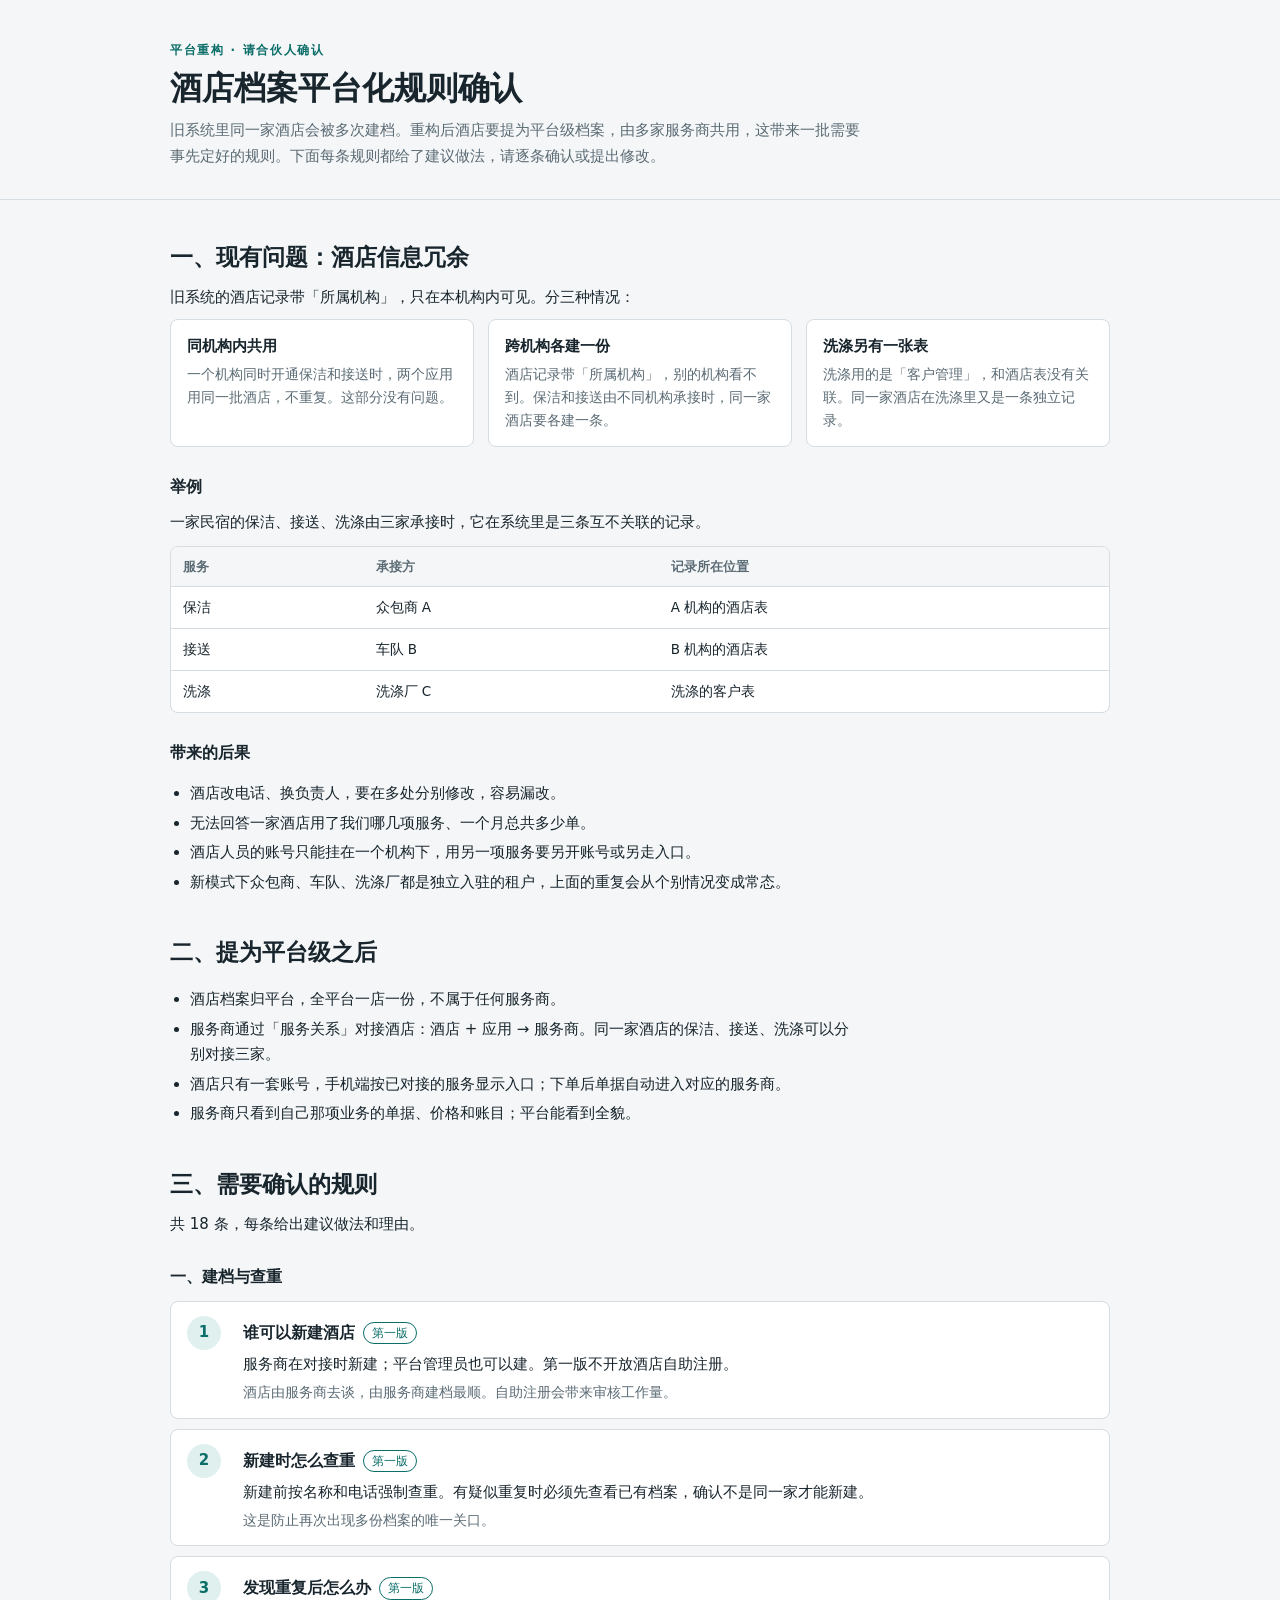
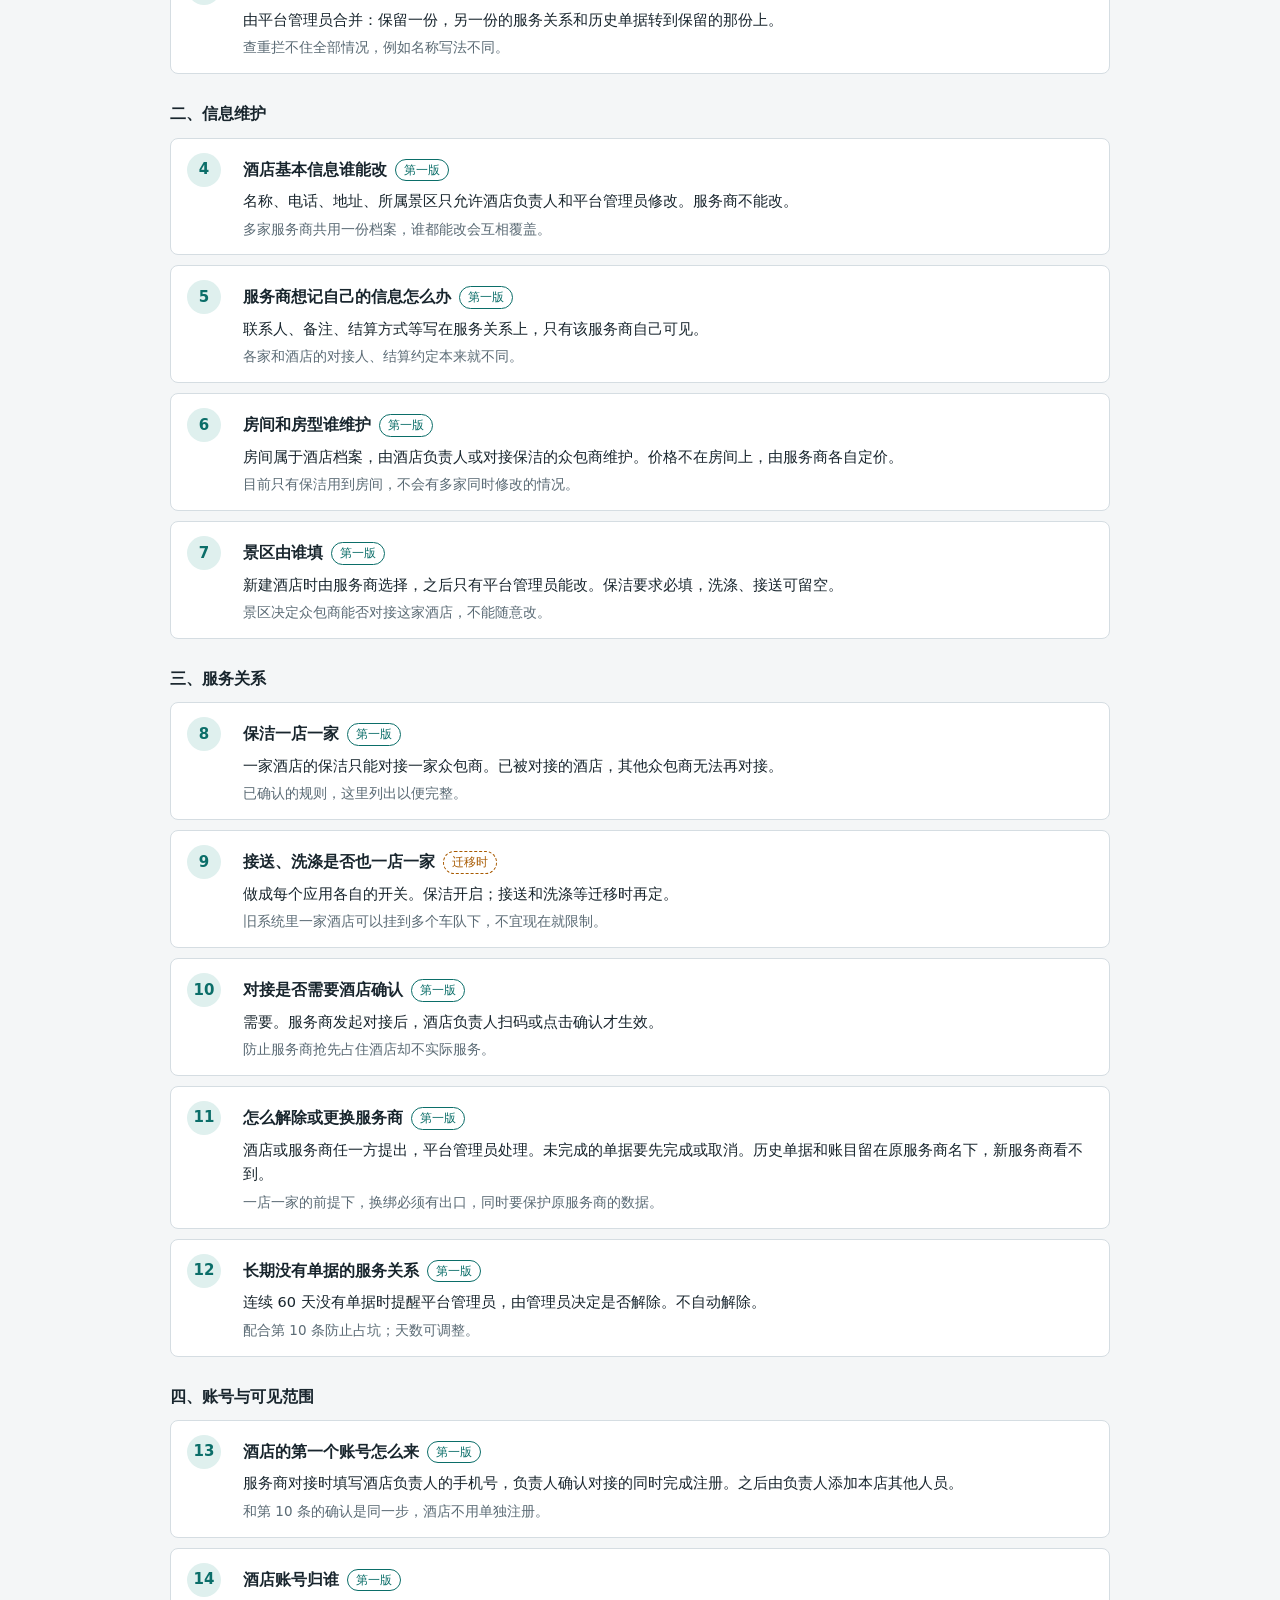
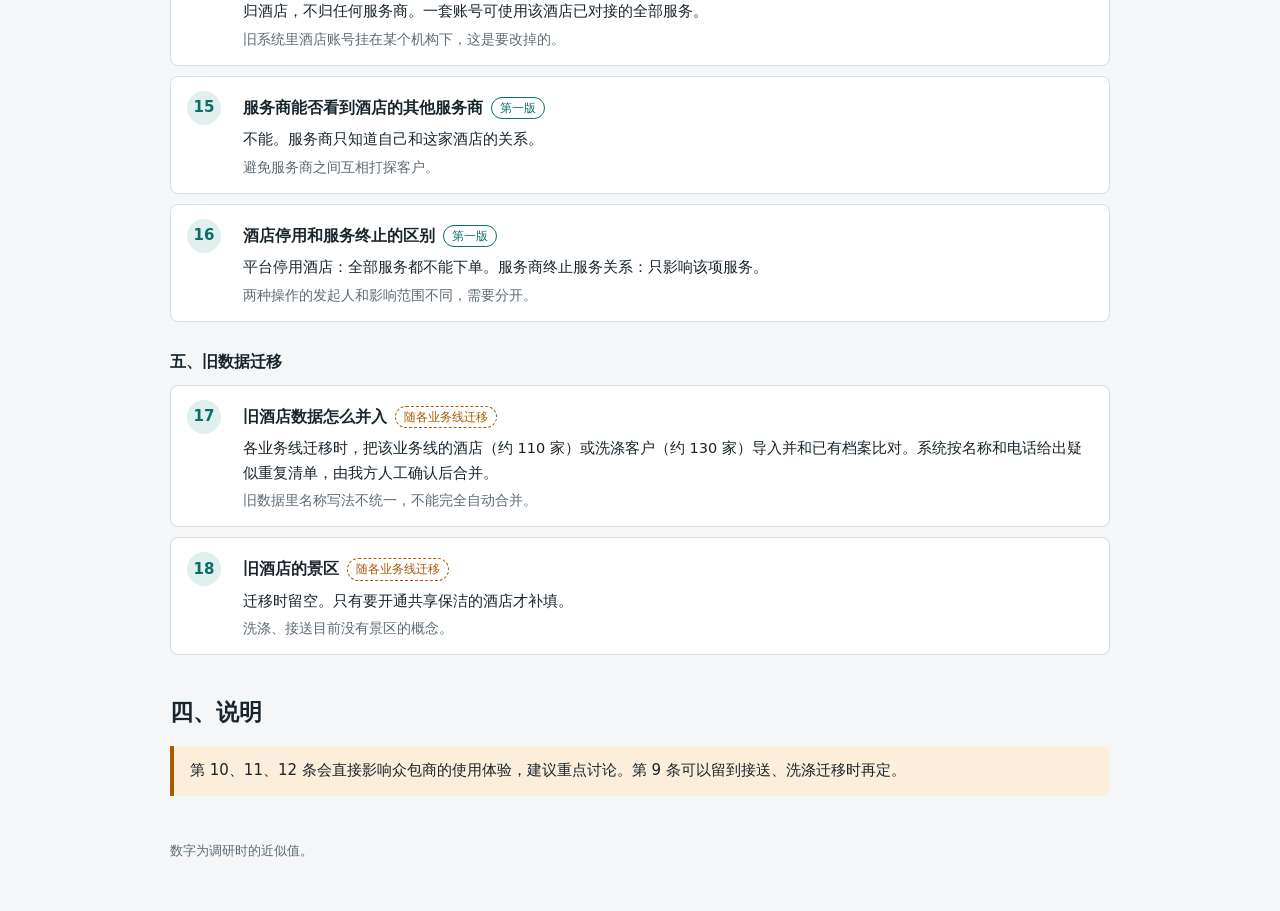
<file: docs/hotel-master-data-rules.html>
<!DOCTYPE html>
<html lang="zh-CN">
<head>
<meta charset="utf-8">
<meta name="viewport" content="width=device-width, initial-scale=1">
<title>酒店档案平台化规则确认</title>
<style>
:root{--paper:#f4f6f7;--surface:#fff;--ink:#18252d;--muted:#5b6b75;--line:#d5dde2;--accent:#0b6e69;--accent-soft:#dff0ee;--warn:#a85a00;--warn-soft:#fbeeda;
--font-body:"PingFang SC","Hiragino Sans GB","Microsoft YaHei","Noto Sans SC",system-ui,sans-serif;--font-display:"Songti SC","STSong","Noto Serif SC","SimSun",serif}
@media (prefers-color-scheme:dark){:root:not([data-theme="light"]){color-scheme:dark;--paper:#11181c;--surface:#19232a;--ink:#e6edf0;--muted:#9aa9b2;--line:#2e3c45;--accent:#58c2b9;--accent-soft:#16332f;--warn:#e9a657;--warn-soft:#3a2a12}}
:root[data-theme="dark"]{color-scheme:dark;--paper:#11181c;--surface:#19232a;--ink:#e6edf0;--muted:#9aa9b2;--line:#2e3c45;--accent:#58c2b9;--accent-soft:#16332f;--warn:#e9a657;--warn-soft:#3a2a12}
*{box-sizing:border-box}body{margin:0;background:var(--paper);color:var(--ink);font-family:var(--font-body);font-size:15px;line-height:1.7;font-variant-numeric:tabular-nums}
.wrap{max-width:980px;margin:0 auto;padding:0 20px}header{padding:40px 0 22px;border-bottom:1px solid var(--line)}
.eyebrow{font-size:12px;letter-spacing:.14em;color:var(--accent);font-weight:600}
h1{font-family:var(--font-display);font-size:32px;line-height:1.25;margin:8px 0 10px;text-wrap:balance}
h2{font-family:var(--font-display);font-size:23px;margin:38px 0 8px}h3{font-size:16px;margin:26px 0 10px}
p{margin:8px 0;max-width:46em}.lede{color:var(--muted)}
.grid{display:grid;gap:14px;grid-template-columns:repeat(auto-fit,minmax(240px,1fr))}
.card{background:var(--surface);border:1px solid var(--line);border-radius:8px;padding:14px 16px}.card h4{margin:0 0 4px;font-size:15px}.card p{margin:0;font-size:13.5px;color:var(--muted)}
.tablebox{overflow-x:auto;background:var(--surface);border:1px solid var(--line);border-radius:8px;margin:10px 0}
table{border-collapse:collapse;width:100%;font-size:13.5px;min-width:600px}th,td{text-align:left;padding:9px 12px;border-bottom:1px solid var(--line);vertical-align:top}
th{font-weight:600;color:var(--muted);font-size:12.5px;background:var(--paper)}tr:last-child td{border-bottom:0}
ul{padding-left:20px;max-width:46em}li{margin:4px 0}
.rule{background:var(--surface);border:1px solid var(--line);border-radius:8px;padding:14px 16px;display:grid;grid-template-columns:44px 1fr;gap:4px 12px;margin:10px 0}
.rule .n{grid-row:1/4;width:34px;height:34px;border-radius:50%;background:var(--accent-soft);color:var(--accent);display:grid;place-items:center;font-weight:700}
.rule h4{margin:4px 0 2px;font-size:15.5px}.rule .do{font-size:14.5px}.rule .why{font-size:13.5px;color:var(--muted)}
.tag{display:inline-block;font-size:12px;padding:0 8px;border-radius:999px;border:1px solid var(--accent);color:var(--accent);margin-left:8px;font-weight:400;white-space:nowrap;vertical-align:1px}
.tag.later{border-color:var(--warn);color:var(--warn);border-style:dashed}
.closing{border-left:4px solid var(--warn);background:var(--warn-soft);padding:12px 16px;border-radius:0 8px 8px 0;margin:14px 0}
footer{padding:30px 0 50px;color:var(--muted);font-size:12.5px}
</style>
</head>
<body>
<header><div class="wrap"><div class="eyebrow">平台重构 · 请合伙人确认</div><h1>酒店档案平台化规则确认</h1><p class="lede">旧系统里同一家酒店会被多次建档。重构后酒店要提为平台级档案，由多家服务商共用，这带来一批需要事先定好的规则。下面每条规则都给了建议做法，请逐条确认或提出修改。</p></div></header>
<main class="wrap">
<h2>一、现有问题：酒店信息冗余</h2><p>旧系统的酒店记录带「所属机构」，只在本机构内可见。分三种情况：</p><div class="grid"><div class="card"><h4>同机构内共用</h4><p>一个机构同时开通保洁和接送时，两个应用用同一批酒店，不重复。这部分没有问题。</p></div><div class="card"><h4>跨机构各建一份</h4><p>酒店记录带「所属机构」，别的机构看不到。保洁和接送由不同机构承接时，同一家酒店要各建一条。</p></div><div class="card"><h4>洗涤另有一张表</h4><p>洗涤用的是「客户管理」，和酒店表没有关联。同一家酒店在洗涤里又是一条独立记录。</p></div></div>
<h3>举例</h3><p>一家民宿的保洁、接送、洗涤由三家承接时，它在系统里是三条互不关联的记录。</p><div class="tablebox"><table><tr><th>服务</th><th>承接方</th><th>记录所在位置</th></tr><tr><td>保洁</td><td>众包商 A</td><td>A 机构的酒店表</td></tr><tr><td>接送</td><td>车队 B</td><td>B 机构的酒店表</td></tr><tr><td>洗涤</td><td>洗涤厂 C</td><td>洗涤的客户表</td></tr></table></div>
<h3>带来的后果</h3><ul><li>酒店改电话、换负责人，要在多处分别修改，容易漏改。</li><li>无法回答一家酒店用了我们哪几项服务、一个月总共多少单。</li><li>酒店人员的账号只能挂在一个机构下，用另一项服务要另开账号或另走入口。</li><li>新模式下众包商、车队、洗涤厂都是独立入驻的租户，上面的重复会从个别情况变成常态。</li></ul>
<h2>二、提为平台级之后</h2><ul><li>酒店档案归平台，全平台一店一份，不属于任何服务商。</li><li>服务商通过「服务关系」对接酒店：酒店 + 应用 → 服务商。同一家酒店的保洁、接送、洗涤可以分别对接三家。</li><li>酒店只有一套账号，手机端按已对接的服务显示入口；下单后单据自动进入对应的服务商。</li><li>服务商只看到自己那项业务的单据、价格和账目；平台能看到全貌。</li></ul>
<h2>三、需要确认的规则</h2><p>共 18 条，每条给出建议做法和理由。</p>
<h3>一、建档与查重</h3>
<div class="rule"><div class="n">1</div><h4>谁可以新建酒店<span class="tag">第一版</span></h4><div class="do">服务商在对接时新建；平台管理员也可以建。第一版不开放酒店自助注册。</div><div class="why">酒店由服务商去谈，由服务商建档最顺。自助注册会带来审核工作量。</div></div>
<div class="rule"><div class="n">2</div><h4>新建时怎么查重<span class="tag">第一版</span></h4><div class="do">新建前按名称和电话强制查重。有疑似重复时必须先查看已有档案，确认不是同一家才能新建。</div><div class="why">这是防止再次出现多份档案的唯一关口。</div></div>
<div class="rule"><div class="n">3</div><h4>发现重复后怎么办<span class="tag">第一版</span></h4><div class="do">由平台管理员合并：保留一份，另一份的服务关系和历史单据转到保留的那份上。</div><div class="why">查重拦不住全部情况，例如名称写法不同。</div></div>
<h3>二、信息维护</h3>
<div class="rule"><div class="n">4</div><h4>酒店基本信息谁能改<span class="tag">第一版</span></h4><div class="do">名称、电话、地址、所属景区只允许酒店负责人和平台管理员修改。服务商不能改。</div><div class="why">多家服务商共用一份档案，谁都能改会互相覆盖。</div></div>
<div class="rule"><div class="n">5</div><h4>服务商想记自己的信息怎么办<span class="tag">第一版</span></h4><div class="do">联系人、备注、结算方式等写在服务关系上，只有该服务商自己可见。</div><div class="why">各家和酒店的对接人、结算约定本来就不同。</div></div>
<div class="rule"><div class="n">6</div><h4>房间和房型谁维护<span class="tag">第一版</span></h4><div class="do">房间属于酒店档案，由酒店负责人或对接保洁的众包商维护。价格不在房间上，由服务商各自定价。</div><div class="why">目前只有保洁用到房间，不会有多家同时修改的情况。</div></div>
<div class="rule"><div class="n">7</div><h4>景区由谁填<span class="tag">第一版</span></h4><div class="do">新建酒店时由服务商选择，之后只有平台管理员能改。保洁要求必填，洗涤、接送可留空。</div><div class="why">景区决定众包商能否对接这家酒店，不能随意改。</div></div>
<h3>三、服务关系</h3>
<div class="rule"><div class="n">8</div><h4>保洁一店一家<span class="tag">第一版</span></h4><div class="do">一家酒店的保洁只能对接一家众包商。已被对接的酒店，其他众包商无法再对接。</div><div class="why">已确认的规则，这里列出以便完整。</div></div>
<div class="rule"><div class="n">9</div><h4>接送、洗涤是否也一店一家<span class="tag later">迁移时</span></h4><div class="do">做成每个应用各自的开关。保洁开启；接送和洗涤等迁移时再定。</div><div class="why">旧系统里一家酒店可以挂到多个车队下，不宜现在就限制。</div></div>
<div class="rule"><div class="n">10</div><h4>对接是否需要酒店确认<span class="tag">第一版</span></h4><div class="do">需要。服务商发起对接后，酒店负责人扫码或点击确认才生效。</div><div class="why">防止服务商抢先占住酒店却不实际服务。</div></div>
<div class="rule"><div class="n">11</div><h4>怎么解除或更换服务商<span class="tag">第一版</span></h4><div class="do">酒店或服务商任一方提出，平台管理员处理。未完成的单据要先完成或取消。历史单据和账目留在原服务商名下，新服务商看不到。</div><div class="why">一店一家的前提下，换绑必须有出口，同时要保护原服务商的数据。</div></div>
<div class="rule"><div class="n">12</div><h4>长期没有单据的服务关系<span class="tag">第一版</span></h4><div class="do">连续 60 天没有单据时提醒平台管理员，由管理员决定是否解除。不自动解除。</div><div class="why">配合第 10 条防止占坑；天数可调整。</div></div>
<h3>四、账号与可见范围</h3>
<div class="rule"><div class="n">13</div><h4>酒店的第一个账号怎么来<span class="tag">第一版</span></h4><div class="do">服务商对接时填写酒店负责人的手机号，负责人确认对接的同时完成注册。之后由负责人添加本店其他人员。</div><div class="why">和第 10 条的确认是同一步，酒店不用单独注册。</div></div>
<div class="rule"><div class="n">14</div><h4>酒店账号归谁<span class="tag">第一版</span></h4><div class="do">归酒店，不归任何服务商。一套账号可使用该酒店已对接的全部服务。</div><div class="why">旧系统里酒店账号挂在某个机构下，这是要改掉的。</div></div>
<div class="rule"><div class="n">15</div><h4>服务商能否看到酒店的其他服务商<span class="tag">第一版</span></h4><div class="do">不能。服务商只知道自己和这家酒店的关系。</div><div class="why">避免服务商之间互相打探客户。</div></div>
<div class="rule"><div class="n">16</div><h4>酒店停用和服务终止的区别<span class="tag">第一版</span></h4><div class="do">平台停用酒店：全部服务都不能下单。服务商终止服务关系：只影响该项服务。</div><div class="why">两种操作的发起人和影响范围不同，需要分开。</div></div>
<h3>五、旧数据迁移</h3>
<div class="rule"><div class="n">17</div><h4>旧酒店数据怎么并入<span class="tag later">随各业务线迁移</span></h4><div class="do">各业务线迁移时，把该业务线的酒店（约 110 家）或洗涤客户（约 130 家）导入并和已有档案比对。系统按名称和电话给出疑似重复清单，由我方人工确认后合并。</div><div class="why">旧数据里名称写法不统一，不能完全自动合并。</div></div>
<div class="rule"><div class="n">18</div><h4>旧酒店的景区<span class="tag later">随各业务线迁移</span></h4><div class="do">迁移时留空。只有要开通共享保洁的酒店才补填。</div><div class="why">洗涤、接送目前没有景区的概念。</div></div>
<h2>四、说明</h2><div class="closing">第 10、11、12 条会直接影响众包商的使用体验，建议重点讨论。第 9 条可以留到接送、洗涤迁移时再定。</div>
</main>
<footer><div class="wrap">数字为调研时的近似值。</div></footer>
</body>
</html>
</file>
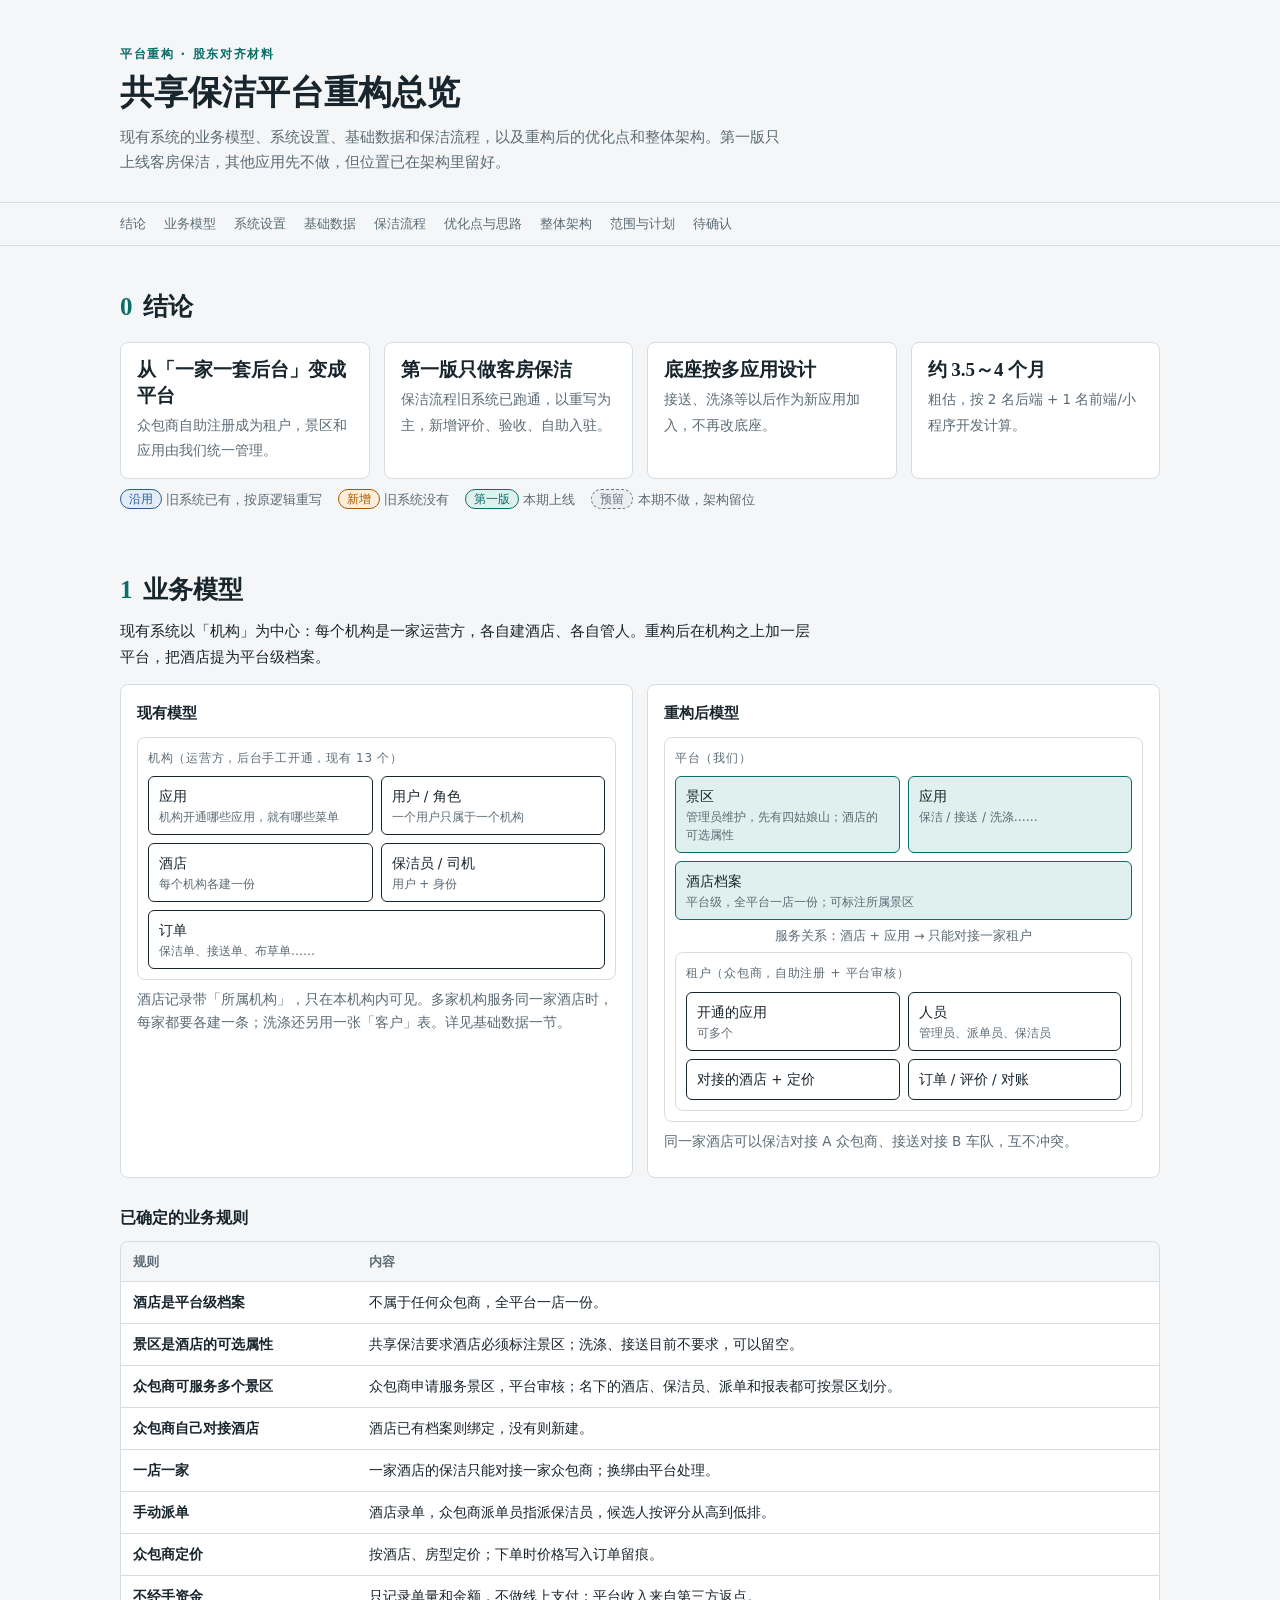
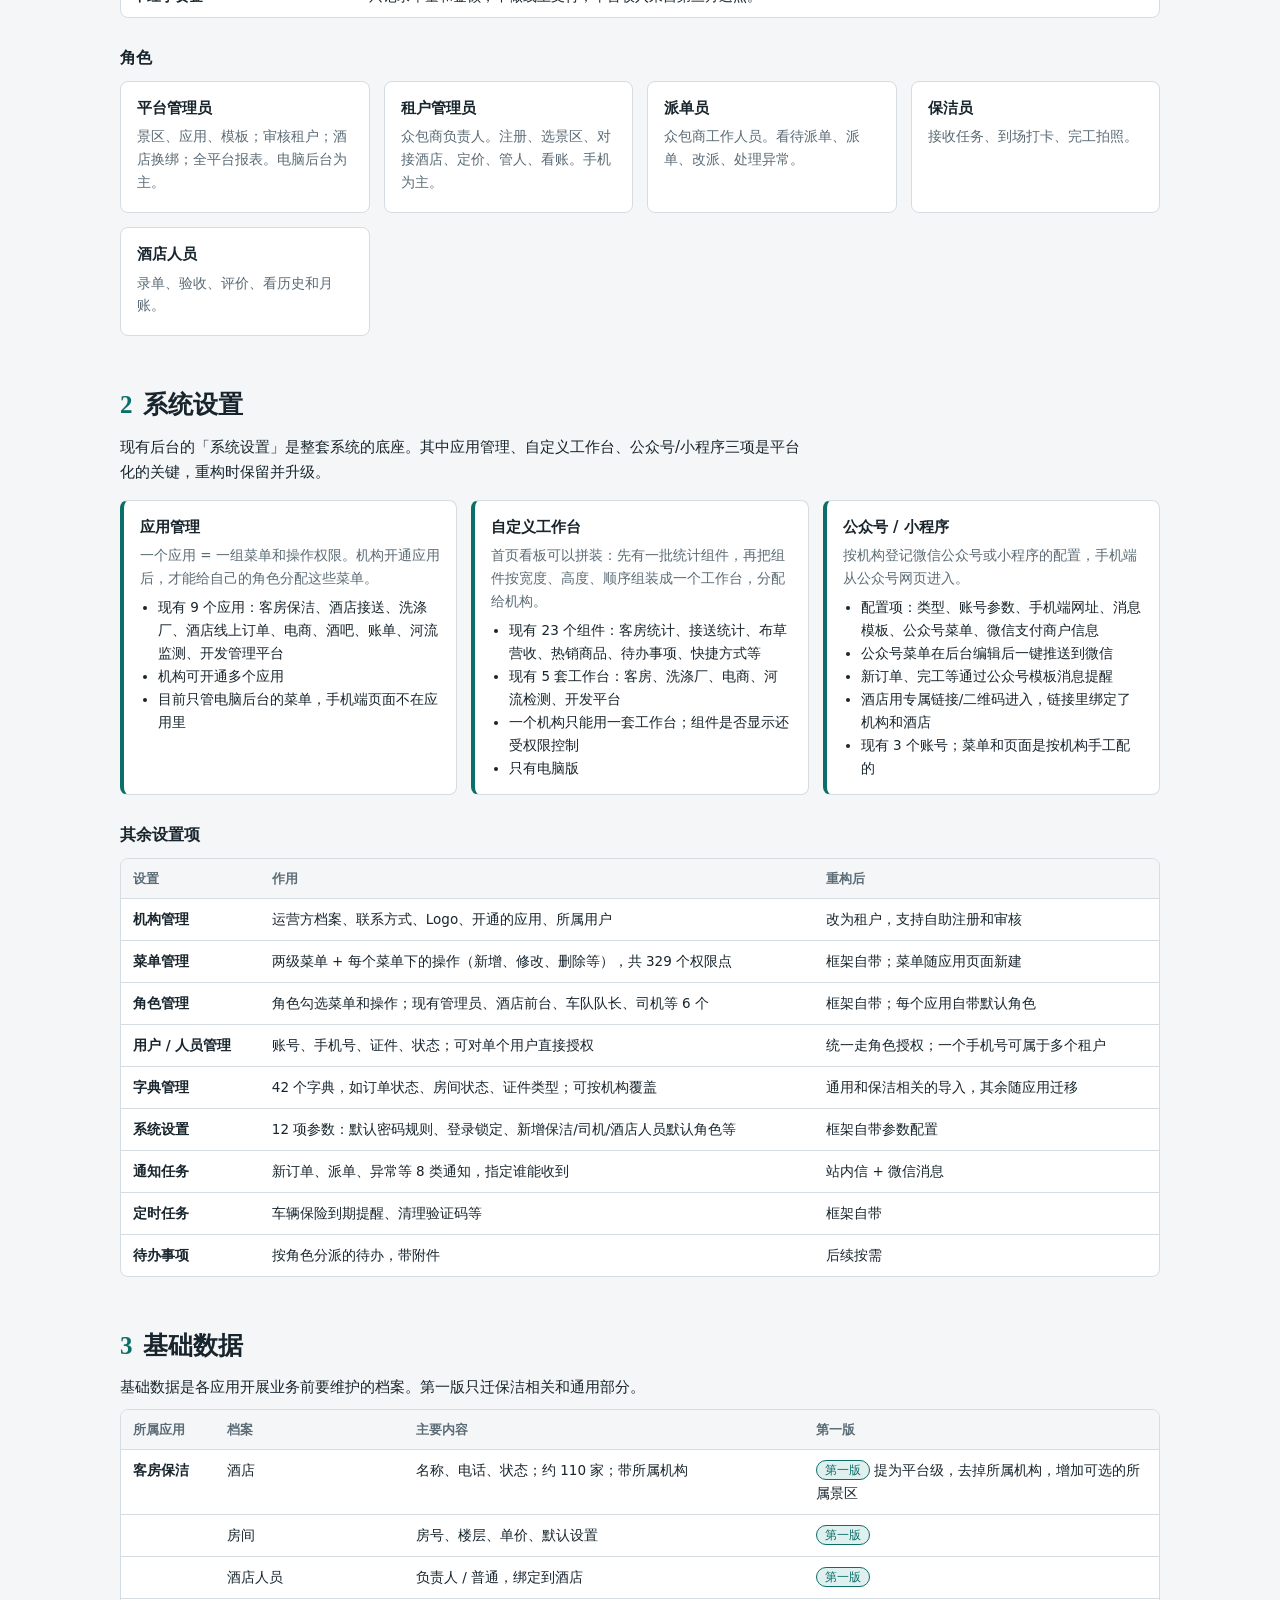
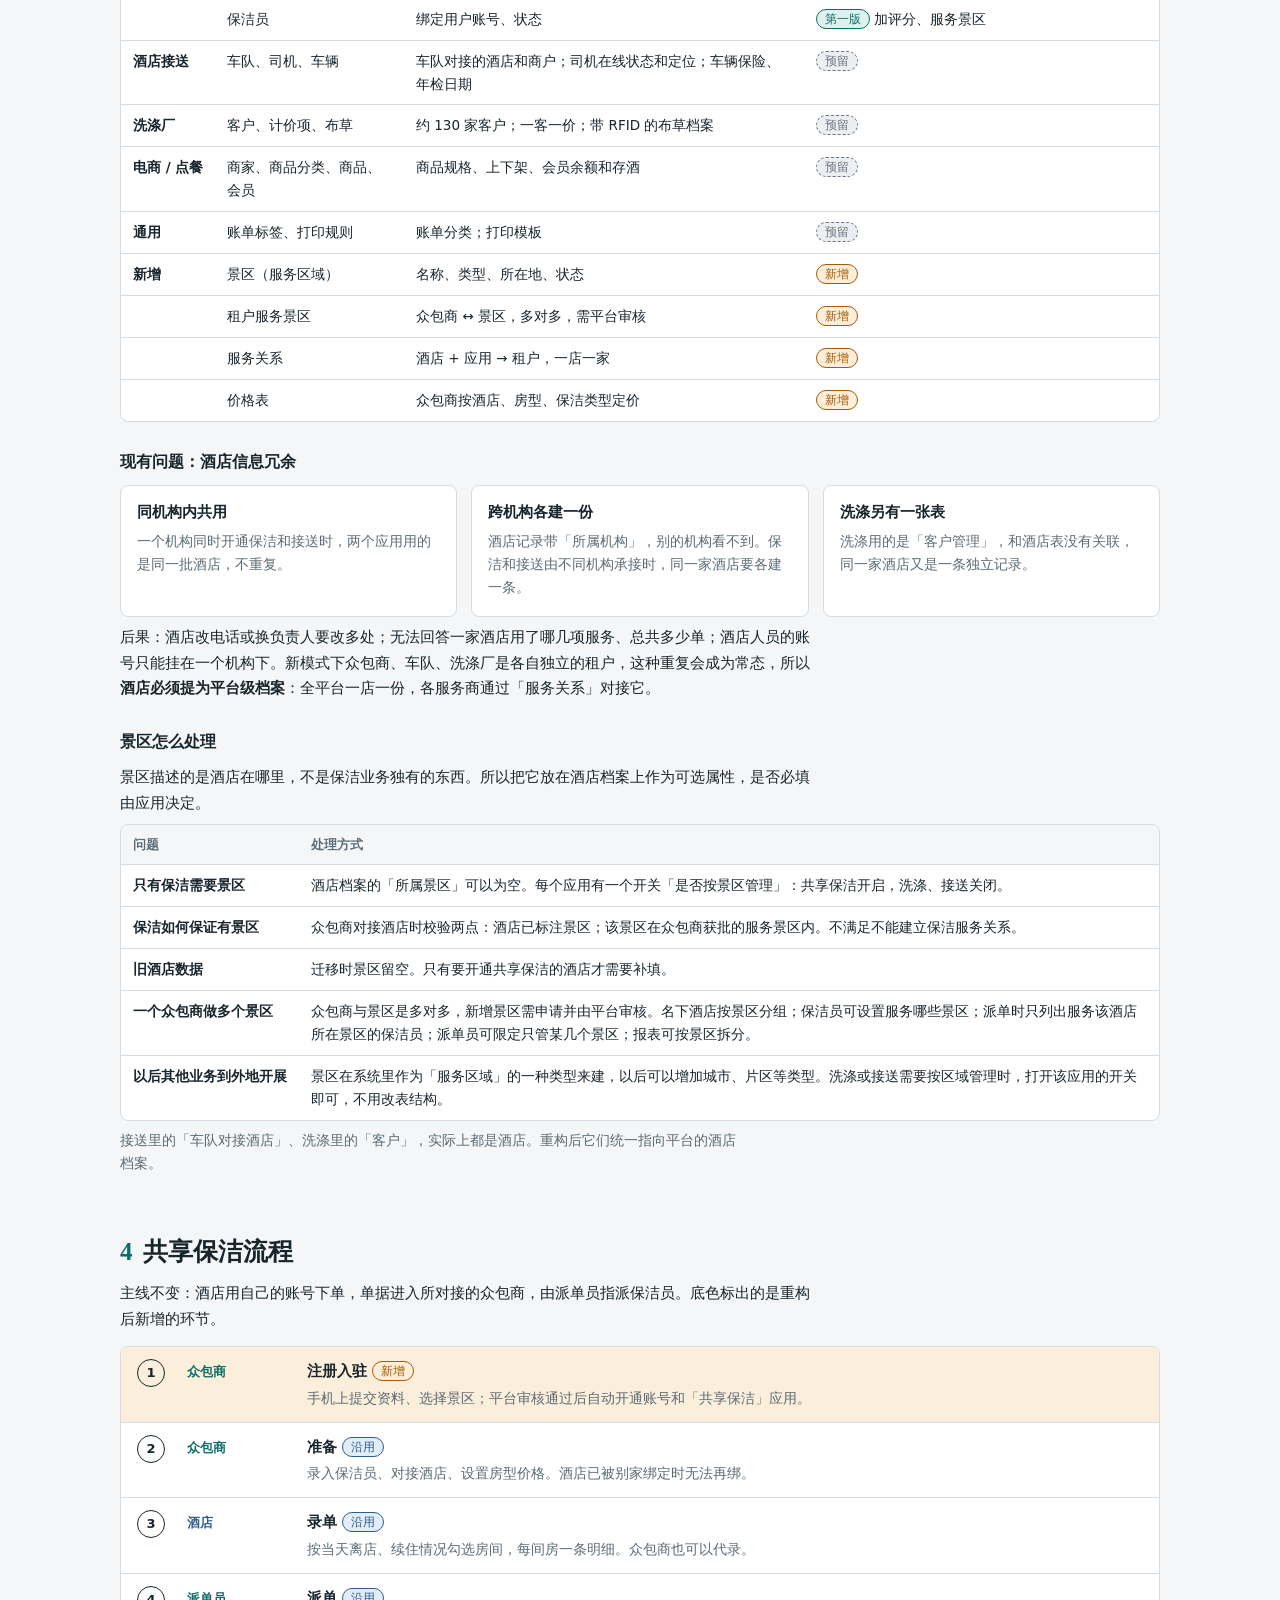
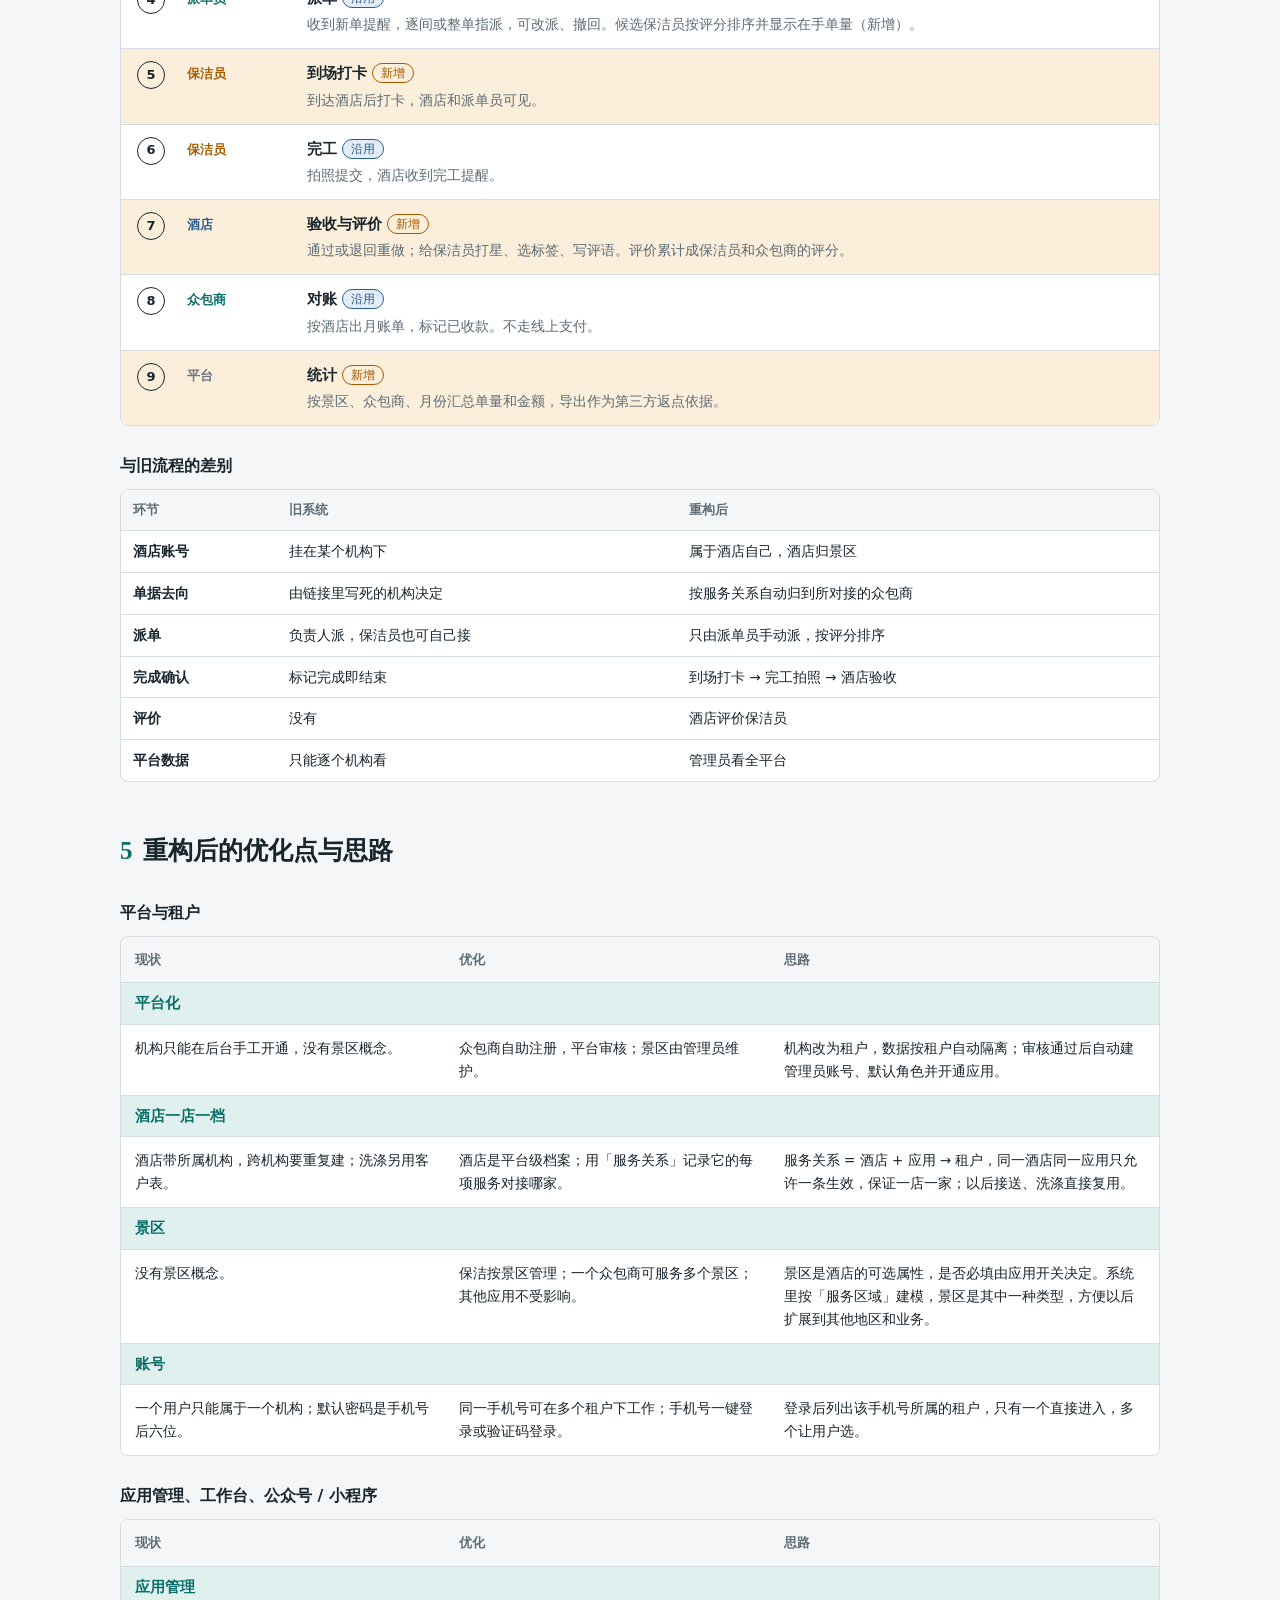
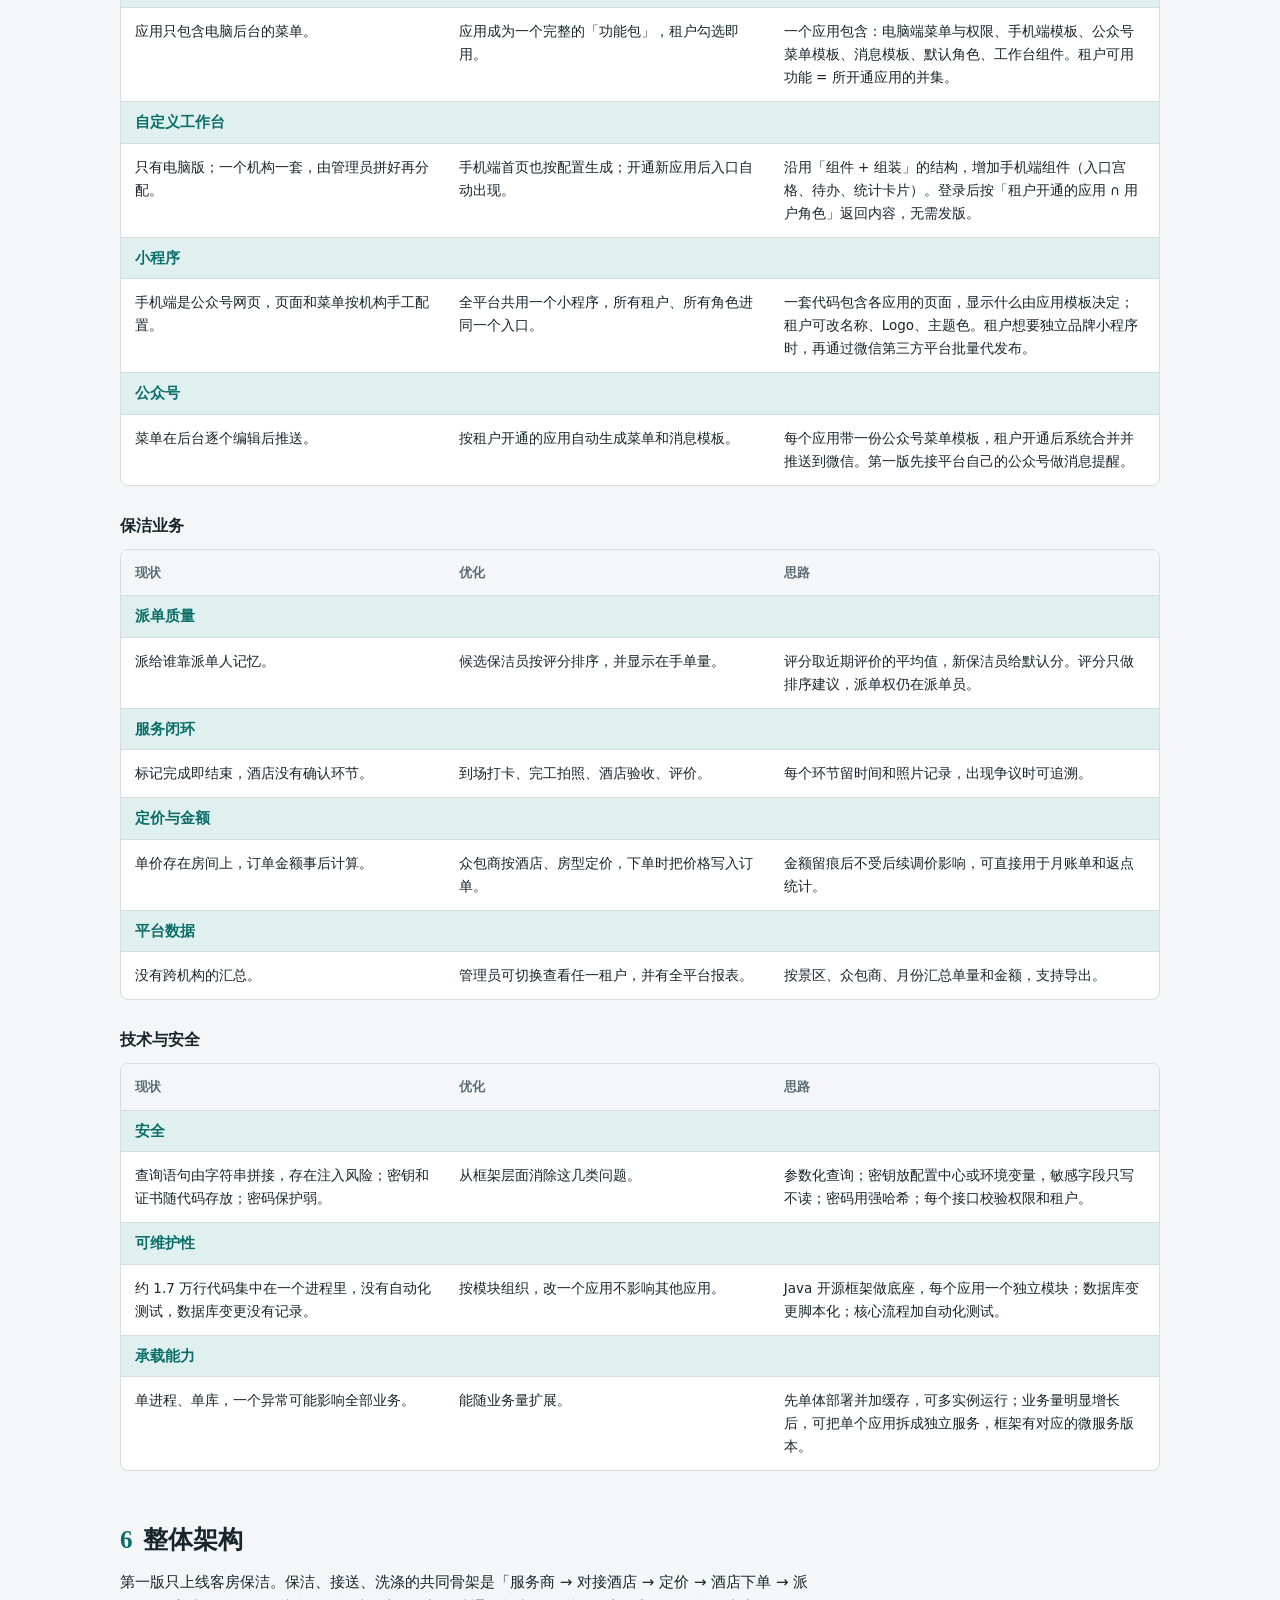
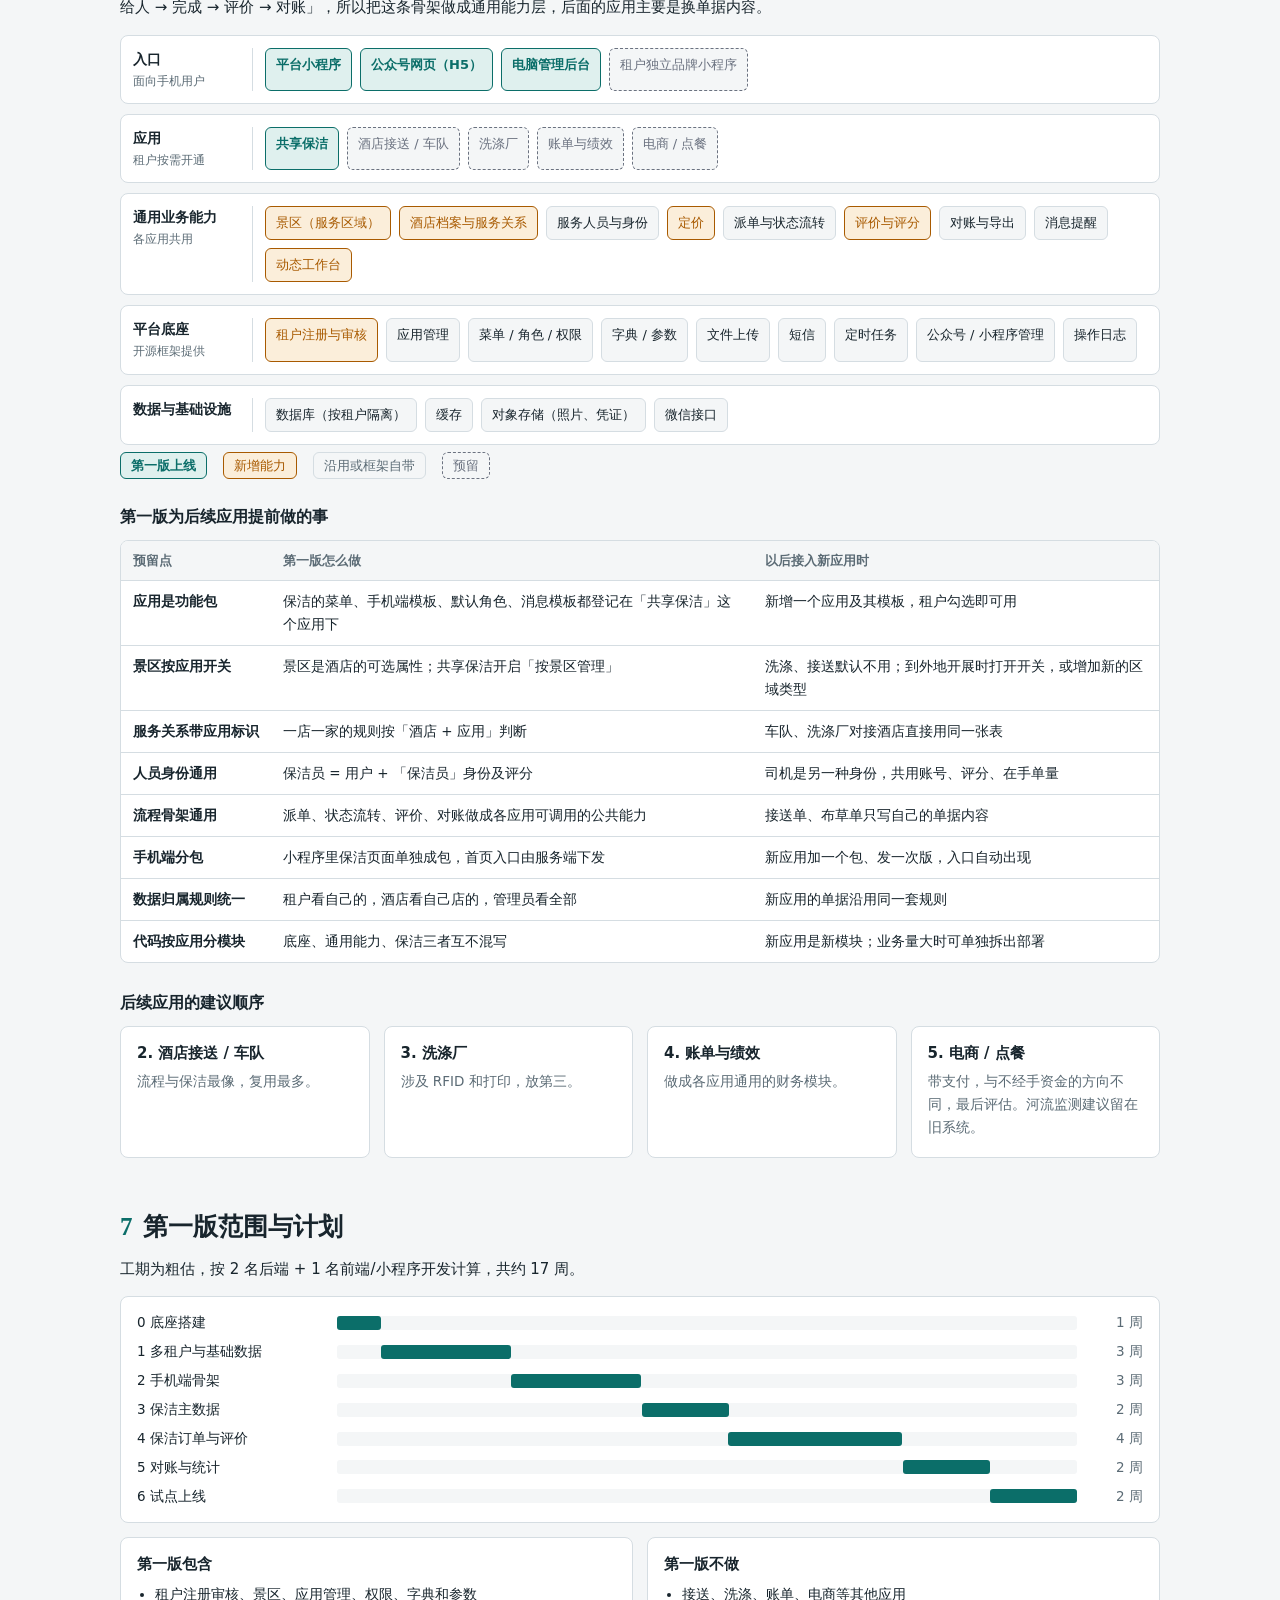
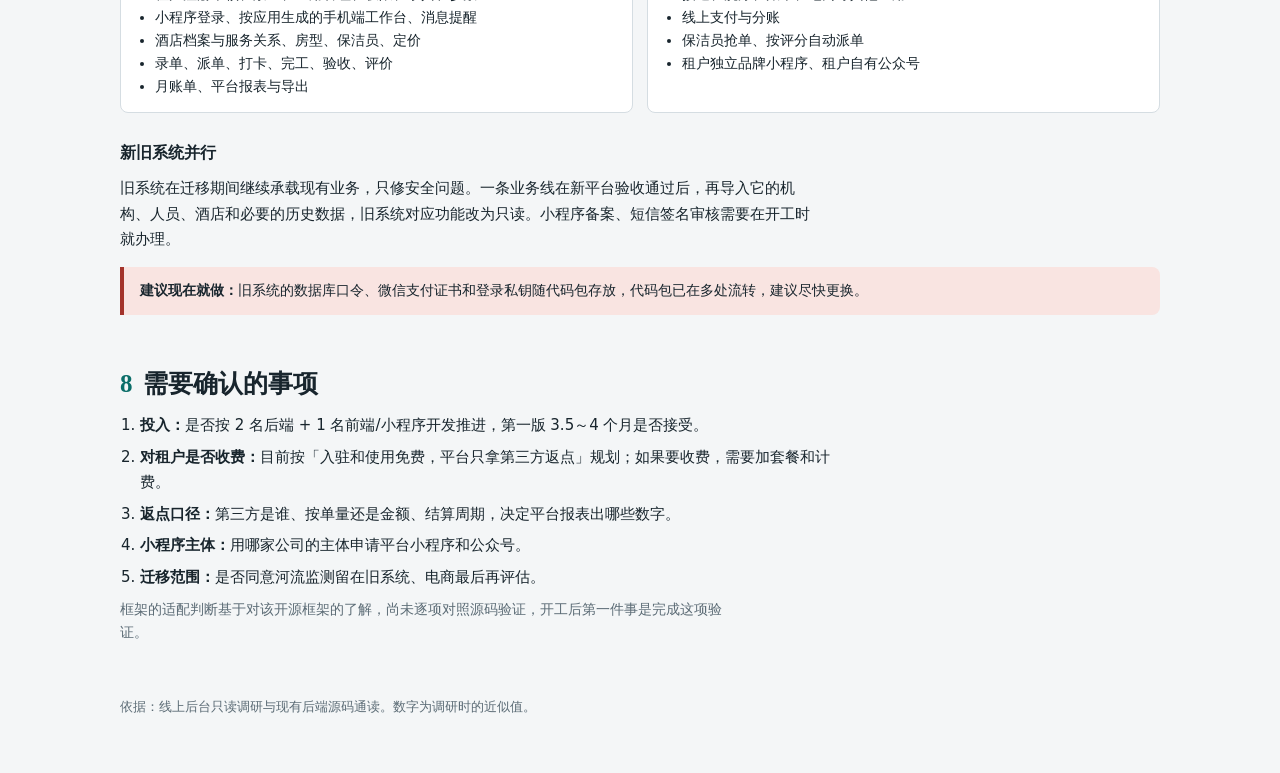
<file: docs/platform-overview.html>
<!DOCTYPE html>
<html lang="zh-CN">
<head>
<meta charset="utf-8">
<meta name="viewport" content="width=device-width, initial-scale=1">
<title>共享保洁平台重构总览</title>
<style>
/* 布局思路：单栏长文档 + 顶部吸附目录；图示全部用 CSS 网格盒子，颜色只编码三件事：沿用 / 新增 / 预留 */
:root{
  --paper:#f4f6f7; --surface:#ffffff; --ink:#18252d; --muted:#5b6b75; --line:#d5dde2;
  --accent:#0b6e69; --accent-soft:#dff0ee;
  --keep:#2c5d8f; --keep-soft:#e3edf7;
  --new:#a85a00; --new-soft:#fbeeda;
  --later:#6b7280; --later-soft:#eceff2;
  --risk:#a3332b; --risk-soft:#f9e4e1;
  --font-body:"PingFang SC","Hiragino Sans GB","Microsoft YaHei","Noto Sans SC",system-ui,sans-serif;
  --font-display:"Songti SC","STSong","Noto Serif SC","Source Han Serif SC","SimSun",serif;
}
@media (prefers-color-scheme: dark){
  :root:not([data-theme="light"]){
    color-scheme:dark;
    --paper:#11181c; --surface:#19232a; --ink:#e6edf0; --muted:#9aa9b2; --line:#2e3c45;
    --accent:#58c2b9; --accent-soft:#16332f;
    --keep:#86b6e6; --keep-soft:#1a2b3d;
    --new:#e9a657; --new-soft:#3a2a12;
    --later:#a3adb5; --later-soft:#242d33;
    --risk:#ee8c83; --risk-soft:#3b1d1a;
  }
}
:root[data-theme="dark"]{
  color-scheme:dark;
  --paper:#11181c; --surface:#19232a; --ink:#e6edf0; --muted:#9aa9b2; --line:#2e3c45;
  --accent:#58c2b9; --accent-soft:#16332f;
  --keep:#86b6e6; --keep-soft:#1a2b3d;
  --new:#e9a657; --new-soft:#3a2a12;
  --later:#a3adb5; --later-soft:#242d33;
  --risk:#ee8c83; --risk-soft:#3b1d1a;
}
*{box-sizing:border-box}
html{scroll-behavior:smooth}
@media (prefers-reduced-motion: reduce){html{scroll-behavior:auto}}
body{margin:0;background:var(--paper);color:var(--ink);font-family:var(--font-body);font-size:15px;line-height:1.7;font-variant-numeric:tabular-nums}
a{color:var(--accent)}
a:focus-visible{outline:2px solid var(--accent);outline-offset:2px}
.wrap{max-width:1080px;margin:0 auto;padding:0 20px}
header.top{padding:44px 0 26px;border-bottom:1px solid var(--line)}
.eyebrow{font-size:12px;letter-spacing:.14em;color:var(--accent);font-weight:600}
h1{font-family:var(--font-display);font-size:34px;line-height:1.25;margin:8px 0 10px;text-wrap:balance}
.lede{max-width:44em;color:var(--muted);margin:0}
nav.toc{position:sticky;top:0;z-index:5;background:var(--paper);border-bottom:1px solid var(--line)}
nav.toc .wrap{display:flex;gap:4px 18px;flex-wrap:wrap;padding-top:10px;padding-bottom:10px}
nav.toc a{font-size:13px;text-decoration:none;color:var(--muted);white-space:nowrap}
nav.toc a:hover{color:var(--accent)}
section{padding:40px 0 8px;scroll-margin-top:52px}
h2{font-family:var(--font-display);font-size:25px;margin:0 0 6px;text-wrap:balance}
h2 .no{color:var(--accent);margin-right:10px}
h3{font-size:16px;margin:26px 0 10px}
p{margin:8px 0;max-width:46em}
.note{color:var(--muted);font-size:13.5px}
.grid{display:grid;gap:14px}
.g2{grid-template-columns:repeat(auto-fit,minmax(300px,1fr))}
.g3{grid-template-columns:repeat(auto-fit,minmax(230px,1fr))}
.g4{grid-template-columns:repeat(auto-fit,minmax(180px,1fr))}
.card{background:var(--surface);border:1px solid var(--line);border-radius:8px;padding:14px 16px}
.card h4{margin:0 0 4px;font-size:15px}
.card p{margin:4px 0;font-size:13.5px;color:var(--muted)}
.card ul{margin:6px 0 0;padding-left:18px;font-size:13.5px}
.card.focus{border-left:4px solid var(--accent)}
.tile b{display:block;font-family:var(--font-display);font-size:19px;line-height:1.35;margin-bottom:4px}
.tile span{font-size:13.5px;color:var(--muted)}
.pill{display:inline-block;font-size:12px;line-height:1.5;padding:0 8px;border-radius:999px;border:1px solid transparent;white-space:nowrap;vertical-align:1px}
.p-keep{background:var(--keep-soft);color:var(--keep);border-color:var(--keep)}
.p-new{background:var(--new-soft);color:var(--new);border-color:var(--new)}
.p-later{background:var(--later-soft);color:var(--later);border-color:var(--later);border-style:dashed}
.p-v1{background:var(--accent-soft);color:var(--accent);border-color:var(--accent)}
.legend{display:flex;gap:8px 16px;flex-wrap:wrap;font-size:13px;color:var(--muted);margin:10px 0}
.tablebox{overflow-x:auto;background:var(--surface);border:1px solid var(--line);border-radius:8px}
table{border-collapse:collapse;width:100%;font-size:13.5px;min-width:640px}
th,td{text-align:left;padding:9px 12px;border-bottom:1px solid var(--line);vertical-align:top}
th{font-weight:600;color:var(--muted);font-size:12.5px;background:var(--paper)}
tr:last-child td{border-bottom:0}
td:first-child{font-weight:600;white-space:nowrap}
/* 模型对照 */
.model{background:var(--surface);border:1px solid var(--line);border-radius:8px;padding:16px}
.model h4{margin:0 0 10px;font-size:15px}
.box{border:1.5px solid var(--ink);border-radius:6px;padding:8px 10px;font-size:13.5px;background:var(--surface)}
.box small{display:block;color:var(--muted);font-size:12px;line-height:1.5}
.box.plat{border-color:var(--accent);background:var(--accent-soft)}
.box.newb{border-color:var(--new);background:var(--new-soft)}
.box.dash{border-style:dashed;border-color:var(--later);color:var(--later)}
.nest{border:1.5px solid var(--line);border-radius:8px;padding:10px;display:grid;gap:8px}
.nest>.cap{font-size:12px;color:var(--muted);letter-spacing:.06em}
.row{display:grid;gap:8px;grid-template-columns:repeat(auto-fit,minmax(120px,1fr))}
.arrow{text-align:center;color:var(--muted);font-size:12.5px;line-height:1.3}
/* 流程 */
.flow{display:grid;gap:0;background:var(--surface);border:1px solid var(--line);border-radius:8px;overflow:hidden}
.step{display:grid;grid-template-columns:38px 108px 1fr;gap:12px;align-items:start;padding:12px 16px;border-bottom:1px solid var(--line)}
.step:last-child{border-bottom:0}
.step .n{width:28px;height:28px;border-radius:50%;border:1.5px solid var(--ink);display:grid;place-items:center;font-size:13px;font-weight:600}
.step .who{font-size:12.5px;font-weight:600;padding:2px 0}
.who.hotel{color:var(--keep)} .who.org{color:var(--accent)} .who.cleaner{color:var(--new)} .who.plat{color:var(--later)}
.step .what b{font-size:14.5px}
.step .what p{margin:2px 0 0;font-size:13.5px;color:var(--muted)}
.step.isnew{background:var(--new-soft)}
@media (max-width:560px){.step{grid-template-columns:32px 1fr}.step .who{grid-column:2}.step .what{grid-column:2}}
/* 架构分层 */
.layers{display:grid;gap:10px}
.layer{display:grid;grid-template-columns:120px 1fr;gap:12px;align-items:stretch;background:var(--surface);border:1px solid var(--line);border-radius:8px;padding:12px}
.layer>.name{font-weight:600;font-size:13.5px;border-right:1px solid var(--line);padding-right:10px}
.layer>.name small{display:block;font-weight:400;color:var(--muted);font-size:12px}
.chips{display:flex;flex-wrap:wrap;gap:8px}
.chip{border:1.5px solid var(--line);border-radius:6px;padding:5px 10px;font-size:13px;background:var(--paper)}
.chip.v1{border-color:var(--accent);background:var(--accent-soft);color:var(--accent);font-weight:600}
.chip.later{border-style:dashed;border-color:var(--later);color:var(--later)}
.chip.newc{border-color:var(--new);background:var(--new-soft);color:var(--new)}
@media (max-width:560px){.layer{grid-template-columns:1fr}.layer>.name{border-right:0;border-bottom:1px solid var(--line);padding:0 0 6px}}
/* 优化点 */
.opt{display:grid;grid-template-columns:1fr 1fr 1.2fr;gap:0;background:var(--surface);border:1px solid var(--line);border-radius:8px;overflow:hidden}
.opt>div{padding:12px 14px;font-size:13.5px;border-bottom:1px solid var(--line)}
.opt>.h{font-size:12.5px;color:var(--muted);font-weight:600;background:var(--paper)}
.opt>.t{grid-column:1/-1;font-weight:600;font-size:14.5px;background:var(--accent-soft);color:var(--accent);padding:8px 14px}
.opt>div:nth-last-child(-n+3){border-bottom:0}
@media (max-width:720px){.opt{grid-template-columns:1fr}.opt>.h{display:none}.opt>div:nth-last-child(-n+3){border-bottom:1px solid var(--line)}.opt>div[data-l]::before{content:attr(data-l);display:block;font-size:12px;color:var(--muted);font-weight:600}}
/* 时间线 */
.tl{display:grid;gap:6px;background:var(--surface);border:1px solid var(--line);border-radius:8px;padding:14px 16px}
.tl .r{display:grid;grid-template-columns:190px 1fr 56px;gap:10px;align-items:center;font-size:13.5px}
.tl .bar{height:14px;background:var(--paper);border-radius:3px;position:relative}
.tl .bar i{position:absolute;top:0;bottom:0;background:var(--accent);border-radius:3px}
.tl .r span:last-child{text-align:right;color:var(--muted)}
@media (max-width:560px){.tl .r{grid-template-columns:1fr 56px}.tl .bar{grid-column:1/-1;order:3}}
.warn{border-left:4px solid var(--risk);background:var(--risk-soft);padding:12px 16px;border-radius:0 8px 8px 0;font-size:14px}
ol.ask{padding-left:20px;margin:8px 0}
ol.ask li{margin:6px 0;max-width:46em}
footer{padding:36px 0 56px;color:var(--muted);font-size:12.5px}
</style>
</head>
<body>

<header class="top">
  <div class="wrap">
    <div class="eyebrow">平台重构 · 股东对齐材料</div>
    <h1>共享保洁平台重构总览</h1>
    <p class="lede">现有系统的业务模型、系统设置、基础数据和保洁流程，以及重构后的优化点和整体架构。第一版只上线客房保洁，其他应用先不做，但位置已在架构里留好。</p>
  </div>
</header>

<nav class="toc" aria-label="目录">
  <div class="wrap">
    <a href="#summary">结论</a>
    <a href="#model">业务模型</a>
    <a href="#settings">系统设置</a>
    <a href="#basedata">基础数据</a>
    <a href="#flow">保洁流程</a>
    <a href="#optimize">优化点与思路</a>
    <a href="#arch">整体架构</a>
    <a href="#plan">范围与计划</a>
    <a href="#decide">待确认</a>
  </div>
</nav>

<main class="wrap">

<section id="summary">
  <h2><span class="no">0</span>结论</h2>
  <div class="grid g4" style="margin-top:14px">
    <div class="card tile"><b>从「一家一套后台」变成平台</b><span>众包商自助注册成为租户，景区和应用由我们统一管理。</span></div>
    <div class="card tile"><b>第一版只做客房保洁</b><span>保洁流程旧系统已跑通，以重写为主，新增评价、验收、自助入驻。</span></div>
    <div class="card tile"><b>底座按多应用设计</b><span>接送、洗涤等以后作为新应用加入，不再改底座。</span></div>
    <div class="card tile"><b>约 3.5～4 个月</b><span>粗估，按 2 名后端 + 1 名前端/小程序开发计算。</span></div>
  </div>
  <div class="legend">
    <span><span class="pill p-keep">沿用</span> 旧系统已有，按原逻辑重写</span>
    <span><span class="pill p-new">新增</span> 旧系统没有</span>
    <span><span class="pill p-v1">第一版</span> 本期上线</span>
    <span><span class="pill p-later">预留</span> 本期不做，架构留位</span>
  </div>
</section>

<section id="model">
  <h2><span class="no">1</span>业务模型</h2>
  <p>现有系统以「机构」为中心：每个机构是一家运营方，各自建酒店、各自管人。重构后在机构之上加一层平台，把酒店提为平台级档案。</p>

  <div class="grid g2" style="margin-top:14px">
    <div class="model">
      <h4>现有模型</h4>
      <div class="nest">
        <div class="cap">机构（运营方，后台手工开通，现有 13 个）</div>
        <div class="row">
          <div class="box">应用<small>机构开通哪些应用，就有哪些菜单</small></div>
          <div class="box">用户 / 角色<small>一个用户只属于一个机构</small></div>
        </div>
        <div class="row">
          <div class="box">酒店<small>每个机构各建一份</small></div>
          <div class="box">保洁员 / 司机<small>用户 + 身份</small></div>
        </div>
        <div class="box">订单<small>保洁单、接送单、布草单……</small></div>
      </div>
      <p class="note">酒店记录带「所属机构」，只在本机构内可见。多家机构服务同一家酒店时，每家都要各建一条；洗涤还另用一张「客户」表。详见基础数据一节。</p>
    </div>

    <div class="model">
      <h4>重构后模型</h4>
      <div class="nest">
        <div class="cap">平台（我们）</div>
        <div class="row">
          <div class="box plat">景区<small>管理员维护，先有四姑娘山；酒店的可选属性</small></div>
          <div class="box plat">应用<small>保洁 / 接送 / 洗涤……</small></div>
        </div>
        <div class="box plat">酒店档案<small>平台级，全平台一店一份；可标注所属景区</small></div>
        <div class="arrow">服务关系：酒店 + 应用 → 只能对接一家租户</div>
        <div class="nest">
          <div class="cap">租户（众包商，自助注册 + 平台审核）</div>
          <div class="row">
            <div class="box">开通的应用<small>可多个</small></div>
            <div class="box">人员<small>管理员、派单员、保洁员</small></div>
          </div>
          <div class="row">
            <div class="box">对接的酒店 + 定价</div>
            <div class="box">订单 / 评价 / 对账</div>
          </div>
        </div>
      </div>
      <p class="note">同一家酒店可以保洁对接 A 众包商、接送对接 B 车队，互不冲突。</p>
    </div>
  </div>

  <h3>已确定的业务规则</h3>
  <div class="tablebox"><table>
    <tr><th>规则</th><th>内容</th></tr>
    <tr><td>酒店是平台级档案</td><td>不属于任何众包商，全平台一店一份。</td></tr>
    <tr><td>景区是酒店的可选属性</td><td>共享保洁要求酒店必须标注景区；洗涤、接送目前不要求，可以留空。</td></tr>
    <tr><td>众包商可服务多个景区</td><td>众包商申请服务景区，平台审核；名下的酒店、保洁员、派单和报表都可按景区划分。</td></tr>
    <tr><td>众包商自己对接酒店</td><td>酒店已有档案则绑定，没有则新建。</td></tr>
    <tr><td>一店一家</td><td>一家酒店的保洁只能对接一家众包商；换绑由平台处理。</td></tr>
    <tr><td>手动派单</td><td>酒店录单，众包商派单员指派保洁员，候选人按评分从高到低排。</td></tr>
    <tr><td>众包商定价</td><td>按酒店、房型定价；下单时价格写入订单留痕。</td></tr>
    <tr><td>不经手资金</td><td>只记录单量和金额，不做线上支付；平台收入来自第三方返点。</td></tr>
  </table></div>

  <h3>角色</h3>
  <div class="grid g3">
    <div class="card"><h4>平台管理员</h4><p>景区、应用、模板；审核租户；酒店换绑；全平台报表。电脑后台为主。</p></div>
    <div class="card"><h4>租户管理员</h4><p>众包商负责人。注册、选景区、对接酒店、定价、管人、看账。手机为主。</p></div>
    <div class="card"><h4>派单员</h4><p>众包商工作人员。看待派单、派单、改派、处理异常。</p></div>
    <div class="card"><h4>保洁员</h4><p>接收任务、到场打卡、完工拍照。</p></div>
    <div class="card"><h4>酒店人员</h4><p>录单、验收、评价、看历史和月账。</p></div>
  </div>
</section>

<section id="settings">
  <h2><span class="no">2</span>系统设置</h2>
  <p>现有后台的「系统设置」是整套系统的底座。其中应用管理、自定义工作台、公众号/小程序三项是平台化的关键，重构时保留并升级。</p>

  <div class="grid g3" style="margin-top:14px">
    <div class="card focus">
      <h4>应用管理</h4>
      <p>一个应用 = 一组菜单和操作权限。机构开通应用后，才能给自己的角色分配这些菜单。</p>
      <ul>
        <li>现有 9 个应用：客房保洁、酒店接送、洗涤厂、酒店线上订单、电商、酒吧、账单、河流监测、开发管理平台</li>
        <li>机构可开通多个应用</li>
        <li>目前只管电脑后台的菜单，手机端页面不在应用里</li>
      </ul>
    </div>
    <div class="card focus">
      <h4>自定义工作台</h4>
      <p>首页看板可以拼装：先有一批统计组件，再把组件按宽度、高度、顺序组装成一个工作台，分配给机构。</p>
      <ul>
        <li>现有 23 个组件：客房统计、接送统计、布草营收、热销商品、待办事项、快捷方式等</li>
        <li>现有 5 套工作台：客房、洗涤厂、电商、河流检测、开发平台</li>
        <li>一个机构只能用一套工作台；组件是否显示还受权限控制</li>
        <li>只有电脑版</li>
      </ul>
    </div>
    <div class="card focus">
      <h4>公众号 / 小程序</h4>
      <p>按机构登记微信公众号或小程序的配置，手机端从公众号网页进入。</p>
      <ul>
        <li>配置项：类型、账号参数、手机端网址、消息模板、公众号菜单、微信支付商户信息</li>
        <li>公众号菜单在后台编辑后一键推送到微信</li>
        <li>新订单、完工等通过公众号模板消息提醒</li>
        <li>酒店用专属链接/二维码进入，链接里绑定了机构和酒店</li>
        <li>现有 3 个账号；菜单和页面是按机构手工配的</li>
      </ul>
    </div>
  </div>

  <h3>其余设置项</h3>
  <div class="tablebox"><table>
    <tr><th>设置</th><th>作用</th><th>重构后</th></tr>
    <tr><td>机构管理</td><td>运营方档案、联系方式、Logo、开通的应用、所属用户</td><td>改为租户，支持自助注册和审核</td></tr>
    <tr><td>菜单管理</td><td>两级菜单 + 每个菜单下的操作（新增、修改、删除等），共 329 个权限点</td><td>框架自带；菜单随应用页面新建</td></tr>
    <tr><td>角色管理</td><td>角色勾选菜单和操作；现有管理员、酒店前台、车队队长、司机等 6 个</td><td>框架自带；每个应用自带默认角色</td></tr>
    <tr><td>用户 / 人员管理</td><td>账号、手机号、证件、状态；可对单个用户直接授权</td><td>统一走角色授权；一个手机号可属于多个租户</td></tr>
    <tr><td>字典管理</td><td>42 个字典，如订单状态、房间状态、证件类型；可按机构覆盖</td><td>通用和保洁相关的导入，其余随应用迁移</td></tr>
    <tr><td>系统设置</td><td>12 项参数：默认密码规则、登录锁定、新增保洁/司机/酒店人员默认角色等</td><td>框架自带参数配置</td></tr>
    <tr><td>通知任务</td><td>新订单、派单、异常等 8 类通知，指定谁能收到</td><td>站内信 + 微信消息</td></tr>
    <tr><td>定时任务</td><td>车辆保险到期提醒、清理验证码等</td><td>框架自带</td></tr>
    <tr><td>待办事项</td><td>按角色分派的待办，带附件</td><td>后续按需</td></tr>
  </table></div>
</section>

<section id="basedata">
  <h2><span class="no">3</span>基础数据</h2>
  <p>基础数据是各应用开展业务前要维护的档案。第一版只迁保洁相关和通用部分。</p>
  <div class="tablebox"><table>
    <tr><th>所属应用</th><th>档案</th><th>主要内容</th><th>第一版</th></tr>
    <tr><td>客房保洁</td><td>酒店</td><td>名称、电话、状态；约 110 家；带所属机构</td><td><span class="pill p-v1">第一版</span> 提为平台级，去掉所属机构，增加可选的所属景区</td></tr>
    <tr><td></td><td>房间</td><td>房号、楼层、单价、默认设置</td><td><span class="pill p-v1">第一版</span></td></tr>
    <tr><td></td><td>酒店人员</td><td>负责人 / 普通，绑定到酒店</td><td><span class="pill p-v1">第一版</span></td></tr>
    <tr><td></td><td>保洁员</td><td>绑定用户账号、状态</td><td><span class="pill p-v1">第一版</span> 加评分、服务景区</td></tr>
    <tr><td>酒店接送</td><td>车队、司机、车辆</td><td>车队对接的酒店和商户；司机在线状态和定位；车辆保险、年检日期</td><td><span class="pill p-later">预留</span></td></tr>
    <tr><td>洗涤厂</td><td>客户、计价项、布草</td><td>约 130 家客户；一客一价；带 RFID 的布草档案</td><td><span class="pill p-later">预留</span></td></tr>
    <tr><td>电商 / 点餐</td><td>商家、商品分类、商品、会员</td><td>商品规格、上下架、会员余额和存酒</td><td><span class="pill p-later">预留</span></td></tr>
    <tr><td>通用</td><td>账单标签、打印规则</td><td>账单分类；打印模板</td><td><span class="pill p-later">预留</span></td></tr>
    <tr><td>新增</td><td>景区（服务区域）</td><td>名称、类型、所在地、状态</td><td><span class="pill p-new">新增</span></td></tr>
    <tr><td></td><td>租户服务景区</td><td>众包商 ↔ 景区，多对多，需平台审核</td><td><span class="pill p-new">新增</span></td></tr>
    <tr><td></td><td>服务关系</td><td>酒店 + 应用 → 租户，一店一家</td><td><span class="pill p-new">新增</span></td></tr>
    <tr><td></td><td>价格表</td><td>众包商按酒店、房型、保洁类型定价</td><td><span class="pill p-new">新增</span></td></tr>
  </table></div>
  <h3>现有问题：酒店信息冗余</h3>
  <div class="grid g3">
    <div class="card"><h4>同机构内共用</h4><p>一个机构同时开通保洁和接送时，两个应用用的是同一批酒店，不重复。</p></div>
    <div class="card"><h4>跨机构各建一份</h4><p>酒店记录带「所属机构」，别的机构看不到。保洁和接送由不同机构承接时，同一家酒店要各建一条。</p></div>
    <div class="card"><h4>洗涤另有一张表</h4><p>洗涤用的是「客户管理」，和酒店表没有关联，同一家酒店又是一条独立记录。</p></div>
  </div>
  <p>后果：酒店改电话或换负责人要改多处；无法回答一家酒店用了哪几项服务、总共多少单；酒店人员的账号只能挂在一个机构下。新模式下众包商、车队、洗涤厂是各自独立的租户，这种重复会成为常态，所以<b>酒店必须提为平台级档案</b>：全平台一店一份，各服务商通过「服务关系」对接它。</p>

  <h3>景区怎么处理</h3>
  <p>景区描述的是酒店在哪里，不是保洁业务独有的东西。所以把它放在酒店档案上作为可选属性，是否必填由应用决定。</p>
  <div class="tablebox"><table>
    <tr><th>问题</th><th>处理方式</th></tr>
    <tr><td>只有保洁需要景区</td><td>酒店档案的「所属景区」可以为空。每个应用有一个开关「是否按景区管理」：共享保洁开启，洗涤、接送关闭。</td></tr>
    <tr><td>保洁如何保证有景区</td><td>众包商对接酒店时校验两点：酒店已标注景区；该景区在众包商获批的服务景区内。不满足不能建立保洁服务关系。</td></tr>
    <tr><td>旧酒店数据</td><td>迁移时景区留空。只有要开通共享保洁的酒店才需要补填。</td></tr>
    <tr><td>一个众包商做多个景区</td><td>众包商与景区是多对多，新增景区需申请并由平台审核。名下酒店按景区分组；保洁员可设置服务哪些景区；派单时只列出服务该酒店所在景区的保洁员；派单员可限定只管某几个景区；报表可按景区拆分。</td></tr>
    <tr><td>以后其他业务到外地开展</td><td>景区在系统里作为「服务区域」的一种类型来建，以后可以增加城市、片区等类型。洗涤或接送需要按区域管理时，打开该应用的开关即可，不用改表结构。</td></tr>
  </table></div>
  <p class="note">接送里的「车队对接酒店」、洗涤里的「客户」，实际上都是酒店。重构后它们统一指向平台的酒店档案。</p>
</section>

<section id="flow">
  <h2><span class="no">4</span>共享保洁流程</h2>
  <p>主线不变：酒店用自己的账号下单，单据进入所对接的众包商，由派单员指派保洁员。底色标出的是重构后新增的环节。</p>

  <div class="flow" style="margin-top:14px">
    <div class="step isnew"><div class="n">1</div><div class="who org">众包商</div><div class="what"><b>注册入驻</b> <span class="pill p-new">新增</span><p>手机上提交资料、选择景区；平台审核通过后自动开通账号和「共享保洁」应用。</p></div></div>
    <div class="step"><div class="n">2</div><div class="who org">众包商</div><div class="what"><b>准备</b> <span class="pill p-keep">沿用</span><p>录入保洁员、对接酒店、设置房型价格。酒店已被别家绑定时无法再绑。</p></div></div>
    <div class="step"><div class="n">3</div><div class="who hotel">酒店</div><div class="what"><b>录单</b> <span class="pill p-keep">沿用</span><p>按当天离店、续住情况勾选房间，每间房一条明细。众包商也可以代录。</p></div></div>
    <div class="step"><div class="n">4</div><div class="who org">派单员</div><div class="what"><b>派单</b> <span class="pill p-keep">沿用</span><p>收到新单提醒，逐间或整单指派，可改派、撤回。候选保洁员按评分排序并显示在手单量（新增）。</p></div></div>
    <div class="step isnew"><div class="n">5</div><div class="who cleaner">保洁员</div><div class="what"><b>到场打卡</b> <span class="pill p-new">新增</span><p>到达酒店后打卡，酒店和派单员可见。</p></div></div>
    <div class="step"><div class="n">6</div><div class="who cleaner">保洁员</div><div class="what"><b>完工</b> <span class="pill p-keep">沿用</span><p>拍照提交，酒店收到完工提醒。</p></div></div>
    <div class="step isnew"><div class="n">7</div><div class="who hotel">酒店</div><div class="what"><b>验收与评价</b> <span class="pill p-new">新增</span><p>通过或退回重做；给保洁员打星、选标签、写评语。评价累计成保洁员和众包商的评分。</p></div></div>
    <div class="step"><div class="n">8</div><div class="who org">众包商</div><div class="what"><b>对账</b> <span class="pill p-keep">沿用</span><p>按酒店出月账单，标记已收款。不走线上支付。</p></div></div>
    <div class="step isnew"><div class="n">9</div><div class="who plat">平台</div><div class="what"><b>统计</b> <span class="pill p-new">新增</span><p>按景区、众包商、月份汇总单量和金额，导出作为第三方返点依据。</p></div></div>
  </div>

  <h3>与旧流程的差别</h3>
  <div class="tablebox"><table>
    <tr><th>环节</th><th>旧系统</th><th>重构后</th></tr>
    <tr><td>酒店账号</td><td>挂在某个机构下</td><td>属于酒店自己，酒店归景区</td></tr>
    <tr><td>单据去向</td><td>由链接里写死的机构决定</td><td>按服务关系自动归到所对接的众包商</td></tr>
    <tr><td>派单</td><td>负责人派，保洁员也可自己接</td><td>只由派单员手动派，按评分排序</td></tr>
    <tr><td>完成确认</td><td>标记完成即结束</td><td>到场打卡 → 完工拍照 → 酒店验收</td></tr>
    <tr><td>评价</td><td>没有</td><td>酒店评价保洁员</td></tr>
    <tr><td>平台数据</td><td>只能逐个机构看</td><td>管理员看全平台</td></tr>
  </table></div>
</section>

<section id="optimize">
  <h2><span class="no">5</span>重构后的优化点与思路</h2>

  <h3>平台与租户</h3>
  <div class="opt">
    <div class="h">现状</div><div class="h">优化</div><div class="h">思路</div>
    <div class="t">平台化</div>
    <div data-l="现状">机构只能在后台手工开通，没有景区概念。</div>
    <div data-l="优化">众包商自助注册，平台审核；景区由管理员维护。</div>
    <div data-l="思路">机构改为租户，数据按租户自动隔离；审核通过后自动建管理员账号、默认角色并开通应用。</div>
    <div class="t">酒店一店一档</div>
    <div data-l="现状">酒店带所属机构，跨机构要重复建；洗涤另用客户表。</div>
    <div data-l="优化">酒店是平台级档案；用「服务关系」记录它的每项服务对接哪家。</div>
    <div data-l="思路">服务关系 = 酒店 + 应用 → 租户，同一酒店同一应用只允许一条生效，保证一店一家；以后接送、洗涤直接复用。</div>
    <div class="t">景区</div>
    <div data-l="现状">没有景区概念。</div>
    <div data-l="优化">保洁按景区管理；一个众包商可服务多个景区；其他应用不受影响。</div>
    <div data-l="思路">景区是酒店的可选属性，是否必填由应用开关决定。系统里按「服务区域」建模，景区是其中一种类型，方便以后扩展到其他地区和业务。</div>
    <div class="t">账号</div>
    <div data-l="现状">一个用户只能属于一个机构；默认密码是手机号后六位。</div>
    <div data-l="优化">同一手机号可在多个租户下工作；手机号一键登录或验证码登录。</div>
    <div data-l="思路">登录后列出该手机号所属的租户，只有一个直接进入，多个让用户选。</div>
  </div>

  <h3>应用管理、工作台、公众号 / 小程序</h3>
  <div class="opt">
    <div class="h">现状</div><div class="h">优化</div><div class="h">思路</div>
    <div class="t">应用管理</div>
    <div data-l="现状">应用只包含电脑后台的菜单。</div>
    <div data-l="优化">应用成为一个完整的「功能包」，租户勾选即用。</div>
    <div data-l="思路">一个应用包含：电脑端菜单与权限、手机端模板、公众号菜单模板、消息模板、默认角色、工作台组件。租户可用功能 = 所开通应用的并集。</div>
    <div class="t">自定义工作台</div>
    <div data-l="现状">只有电脑版；一个机构一套，由管理员拼好再分配。</div>
    <div data-l="优化">手机端首页也按配置生成；开通新应用后入口自动出现。</div>
    <div data-l="思路">沿用「组件 + 组装」的结构，增加手机端组件（入口宫格、待办、统计卡片）。登录后按「租户开通的应用 ∩ 用户角色」返回内容，无需发版。</div>
    <div class="t">小程序</div>
    <div data-l="现状">手机端是公众号网页，页面和菜单按机构手工配置。</div>
    <div data-l="优化">全平台共用一个小程序，所有租户、所有角色进同一个入口。</div>
    <div data-l="思路">一套代码包含各应用的页面，显示什么由应用模板决定；租户可改名称、Logo、主题色。租户想要独立品牌小程序时，再通过微信第三方平台批量代发布。</div>
    <div class="t">公众号</div>
    <div data-l="现状">菜单在后台逐个编辑后推送。</div>
    <div data-l="优化">按租户开通的应用自动生成菜单和消息模板。</div>
    <div data-l="思路">每个应用带一份公众号菜单模板，租户开通后系统合并并推送到微信。第一版先接平台自己的公众号做消息提醒。</div>
  </div>

  <h3>保洁业务</h3>
  <div class="opt">
    <div class="h">现状</div><div class="h">优化</div><div class="h">思路</div>
    <div class="t">派单质量</div>
    <div data-l="现状">派给谁靠派单人记忆。</div>
    <div data-l="优化">候选保洁员按评分排序，并显示在手单量。</div>
    <div data-l="思路">评分取近期评价的平均值，新保洁员给默认分。评分只做排序建议，派单权仍在派单员。</div>
    <div class="t">服务闭环</div>
    <div data-l="现状">标记完成即结束，酒店没有确认环节。</div>
    <div data-l="优化">到场打卡、完工拍照、酒店验收、评价。</div>
    <div data-l="思路">每个环节留时间和照片记录，出现争议时可追溯。</div>
    <div class="t">定价与金额</div>
    <div data-l="现状">单价存在房间上，订单金额事后计算。</div>
    <div data-l="优化">众包商按酒店、房型定价，下单时把价格写入订单。</div>
    <div data-l="思路">金额留痕后不受后续调价影响，可直接用于月账单和返点统计。</div>
    <div class="t">平台数据</div>
    <div data-l="现状">没有跨机构的汇总。</div>
    <div data-l="优化">管理员可切换查看任一租户，并有全平台报表。</div>
    <div data-l="思路">按景区、众包商、月份汇总单量和金额，支持导出。</div>
  </div>

  <h3>技术与安全</h3>
  <div class="opt">
    <div class="h">现状</div><div class="h">优化</div><div class="h">思路</div>
    <div class="t">安全</div>
    <div data-l="现状">查询语句由字符串拼接，存在注入风险；密钥和证书随代码存放；密码保护弱。</div>
    <div data-l="优化">从框架层面消除这几类问题。</div>
    <div data-l="思路">参数化查询；密钥放配置中心或环境变量，敏感字段只写不读；密码用强哈希；每个接口校验权限和租户。</div>
    <div class="t">可维护性</div>
    <div data-l="现状">约 1.7 万行代码集中在一个进程里，没有自动化测试，数据库变更没有记录。</div>
    <div data-l="优化">按模块组织，改一个应用不影响其他应用。</div>
    <div data-l="思路">Java 开源框架做底座，每个应用一个独立模块；数据库变更脚本化；核心流程加自动化测试。</div>
    <div class="t">承载能力</div>
    <div data-l="现状">单进程、单库，一个异常可能影响全部业务。</div>
    <div data-l="优化">能随业务量扩展。</div>
    <div data-l="思路">先单体部署并加缓存，可多实例运行；业务量明显增长后，可把单个应用拆成独立服务，框架有对应的微服务版本。</div>
  </div>
</section>

<section id="arch">
  <h2><span class="no">6</span>整体架构</h2>
  <p>第一版只上线客房保洁。保洁、接送、洗涤的共同骨架是「服务商 → 对接酒店 → 定价 → 酒店下单 → 派给人 → 完成 → 评价 → 对账」，所以把这条骨架做成通用能力层，后面的应用主要是换单据内容。</p>

  <div class="layers" style="margin-top:14px">
    <div class="layer">
      <div class="name">入口<small>面向手机用户</small></div>
      <div class="chips">
        <span class="chip v1">平台小程序</span>
        <span class="chip v1">公众号网页（H5）</span>
        <span class="chip v1">电脑管理后台</span>
        <span class="chip later">租户独立品牌小程序</span>
      </div>
    </div>
    <div class="layer">
      <div class="name">应用<small>租户按需开通</small></div>
      <div class="chips">
        <span class="chip v1">共享保洁</span>
        <span class="chip later">酒店接送 / 车队</span>
        <span class="chip later">洗涤厂</span>
        <span class="chip later">账单与绩效</span>
        <span class="chip later">电商 / 点餐</span>
      </div>
    </div>
    <div class="layer">
      <div class="name">通用业务能力<small>各应用共用</small></div>
      <div class="chips">
        <span class="chip newc">景区（服务区域）</span>
        <span class="chip newc">酒店档案与服务关系</span>
        <span class="chip">服务人员与身份</span>
        <span class="chip newc">定价</span>
        <span class="chip">派单与状态流转</span>
        <span class="chip newc">评价与评分</span>
        <span class="chip">对账与导出</span>
        <span class="chip">消息提醒</span>
        <span class="chip newc">动态工作台</span>
      </div>
    </div>
    <div class="layer">
      <div class="name">平台底座<small>开源框架提供</small></div>
      <div class="chips">
        <span class="chip newc">租户注册与审核</span>
        <span class="chip">应用管理</span>
        <span class="chip">菜单 / 角色 / 权限</span>
        <span class="chip">字典 / 参数</span>
        <span class="chip">文件上传</span>
        <span class="chip">短信</span>
        <span class="chip">定时任务</span>
        <span class="chip">公众号 / 小程序管理</span>
        <span class="chip">操作日志</span>
      </div>
    </div>
    <div class="layer">
      <div class="name">数据与基础设施</div>
      <div class="chips">
        <span class="chip">数据库（按租户隔离）</span>
        <span class="chip">缓存</span>
        <span class="chip">对象存储（照片、凭证）</span>
        <span class="chip">微信接口</span>
      </div>
    </div>
  </div>
  <div class="legend">
    <span><span class="chip v1">第一版上线</span></span>
    <span><span class="chip newc">新增能力</span></span>
    <span><span class="chip">沿用或框架自带</span></span>
    <span><span class="chip later">预留</span></span>
  </div>

  <h3>第一版为后续应用提前做的事</h3>
  <div class="tablebox"><table>
    <tr><th>预留点</th><th>第一版怎么做</th><th>以后接入新应用时</th></tr>
    <tr><td>应用是功能包</td><td>保洁的菜单、手机端模板、默认角色、消息模板都登记在「共享保洁」这个应用下</td><td>新增一个应用及其模板，租户勾选即可用</td></tr>
    <tr><td>景区按应用开关</td><td>景区是酒店的可选属性；共享保洁开启「按景区管理」</td><td>洗涤、接送默认不用；到外地开展时打开开关，或增加新的区域类型</td></tr>
    <tr><td>服务关系带应用标识</td><td>一店一家的规则按「酒店 + 应用」判断</td><td>车队、洗涤厂对接酒店直接用同一张表</td></tr>
    <tr><td>人员身份通用</td><td>保洁员 = 用户 + 「保洁员」身份及评分</td><td>司机是另一种身份，共用账号、评分、在手单量</td></tr>
    <tr><td>流程骨架通用</td><td>派单、状态流转、评价、对账做成各应用可调用的公共能力</td><td>接送单、布草单只写自己的单据内容</td></tr>
    <tr><td>手机端分包</td><td>小程序里保洁页面单独成包，首页入口由服务端下发</td><td>新应用加一个包、发一次版，入口自动出现</td></tr>
    <tr><td>数据归属规则统一</td><td>租户看自己的，酒店看自己店的，管理员看全部</td><td>新应用的单据沿用同一套规则</td></tr>
    <tr><td>代码按应用分模块</td><td>底座、通用能力、保洁三者互不混写</td><td>新应用是新模块；业务量大时可单独拆出部署</td></tr>
  </table></div>

  <h3>后续应用的建议顺序</h3>
  <div class="grid g4">
    <div class="card"><h4>2. 酒店接送 / 车队</h4><p>流程与保洁最像，复用最多。</p></div>
    <div class="card"><h4>3. 洗涤厂</h4><p>涉及 RFID 和打印，放第三。</p></div>
    <div class="card"><h4>4. 账单与绩效</h4><p>做成各应用通用的财务模块。</p></div>
    <div class="card"><h4>5. 电商 / 点餐</h4><p>带支付，与不经手资金的方向不同，最后评估。河流监测建议留在旧系统。</p></div>
  </div>
</section>

<section id="plan">
  <h2><span class="no">7</span>第一版范围与计划</h2>
  <p>工期为粗估，按 2 名后端 + 1 名前端/小程序开发计算，共约 17 周。</p>
  <div class="tl" style="margin-top:14px">
    <div class="r"><span>0 底座搭建</span><div class="bar"><i style="left:0%;width:5.9%"></i></div><span>1 周</span></div>
    <div class="r"><span>1 多租户与基础数据</span><div class="bar"><i style="left:5.9%;width:17.6%"></i></div><span>3 周</span></div>
    <div class="r"><span>2 手机端骨架</span><div class="bar"><i style="left:23.5%;width:17.6%"></i></div><span>3 周</span></div>
    <div class="r"><span>3 保洁主数据</span><div class="bar"><i style="left:41.2%;width:11.8%"></i></div><span>2 周</span></div>
    <div class="r"><span>4 保洁订单与评价</span><div class="bar"><i style="left:52.9%;width:23.5%"></i></div><span>4 周</span></div>
    <div class="r"><span>5 对账与统计</span><div class="bar"><i style="left:76.5%;width:11.8%"></i></div><span>2 周</span></div>
    <div class="r"><span>6 试点上线</span><div class="bar"><i style="left:88.2%;width:11.8%"></i></div><span>2 周</span></div>
  </div>

  <div class="grid g2" style="margin-top:14px">
    <div class="card">
      <h4>第一版包含</h4>
      <ul>
        <li>租户注册审核、景区、应用管理、权限、字典和参数</li>
        <li>小程序登录、按应用生成的手机端工作台、消息提醒</li>
        <li>酒店档案与服务关系、房型、保洁员、定价</li>
        <li>录单、派单、打卡、完工、验收、评价</li>
        <li>月账单、平台报表与导出</li>
      </ul>
    </div>
    <div class="card">
      <h4>第一版不做</h4>
      <ul>
        <li>接送、洗涤、账单、电商等其他应用</li>
        <li>线上支付与分账</li>
        <li>保洁员抢单、按评分自动派单</li>
        <li>租户独立品牌小程序、租户自有公众号</li>
      </ul>
    </div>
  </div>

  <h3>新旧系统并行</h3>
  <p>旧系统在迁移期间继续承载现有业务，只修安全问题。一条业务线在新平台验收通过后，再导入它的机构、人员、酒店和必要的历史数据，旧系统对应功能改为只读。小程序备案、短信签名审核需要在开工时就办理。</p>

  <div class="warn" style="margin-top:14px"><b>建议现在就做：</b>旧系统的数据库口令、微信支付证书和登录私钥随代码包存放，代码包已在多处流转，建议尽快更换。</div>
</section>

<section id="decide">
  <h2><span class="no">8</span>需要确认的事项</h2>
  <ol class="ask">
    <li><b>投入：</b>是否按 2 名后端 + 1 名前端/小程序开发推进，第一版 3.5～4 个月是否接受。</li>
    <li><b>对租户是否收费：</b>目前按「入驻和使用免费，平台只拿第三方返点」规划；如果要收费，需要加套餐和计费。</li>
    <li><b>返点口径：</b>第三方是谁、按单量还是金额、结算周期，决定平台报表出哪些数字。</li>
    <li><b>小程序主体：</b>用哪家公司的主体申请平台小程序和公众号。</li>
    <li><b>迁移范围：</b>是否同意河流监测留在旧系统、电商最后再评估。</li>
  </ol>
  <p class="note">框架的适配判断基于对该开源框架的了解，尚未逐项对照源码验证，开工后第一件事是完成这项验证。</p>
</section>

</main>

<footer><div class="wrap">依据：线上后台只读调研与现有后端源码通读。数字为调研时的近似值。</div></footer>

</body>
</html>
</file>
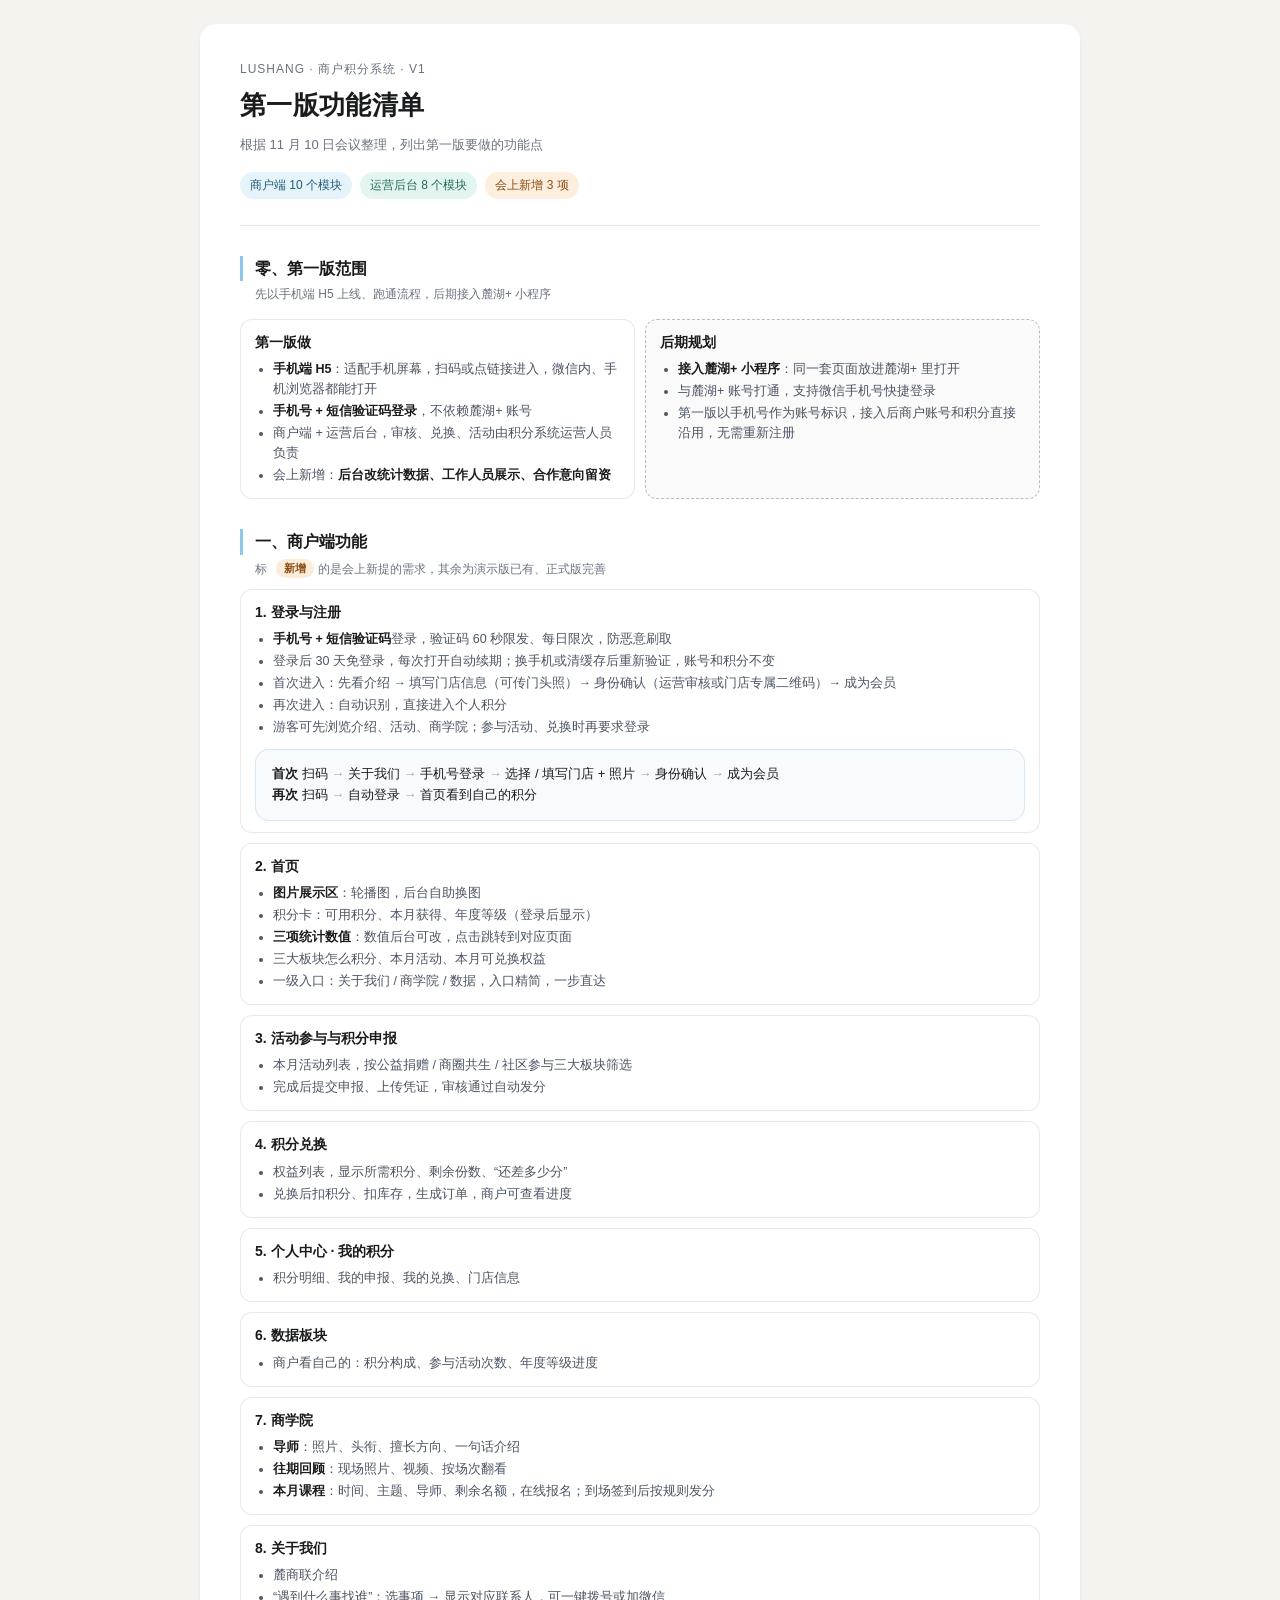
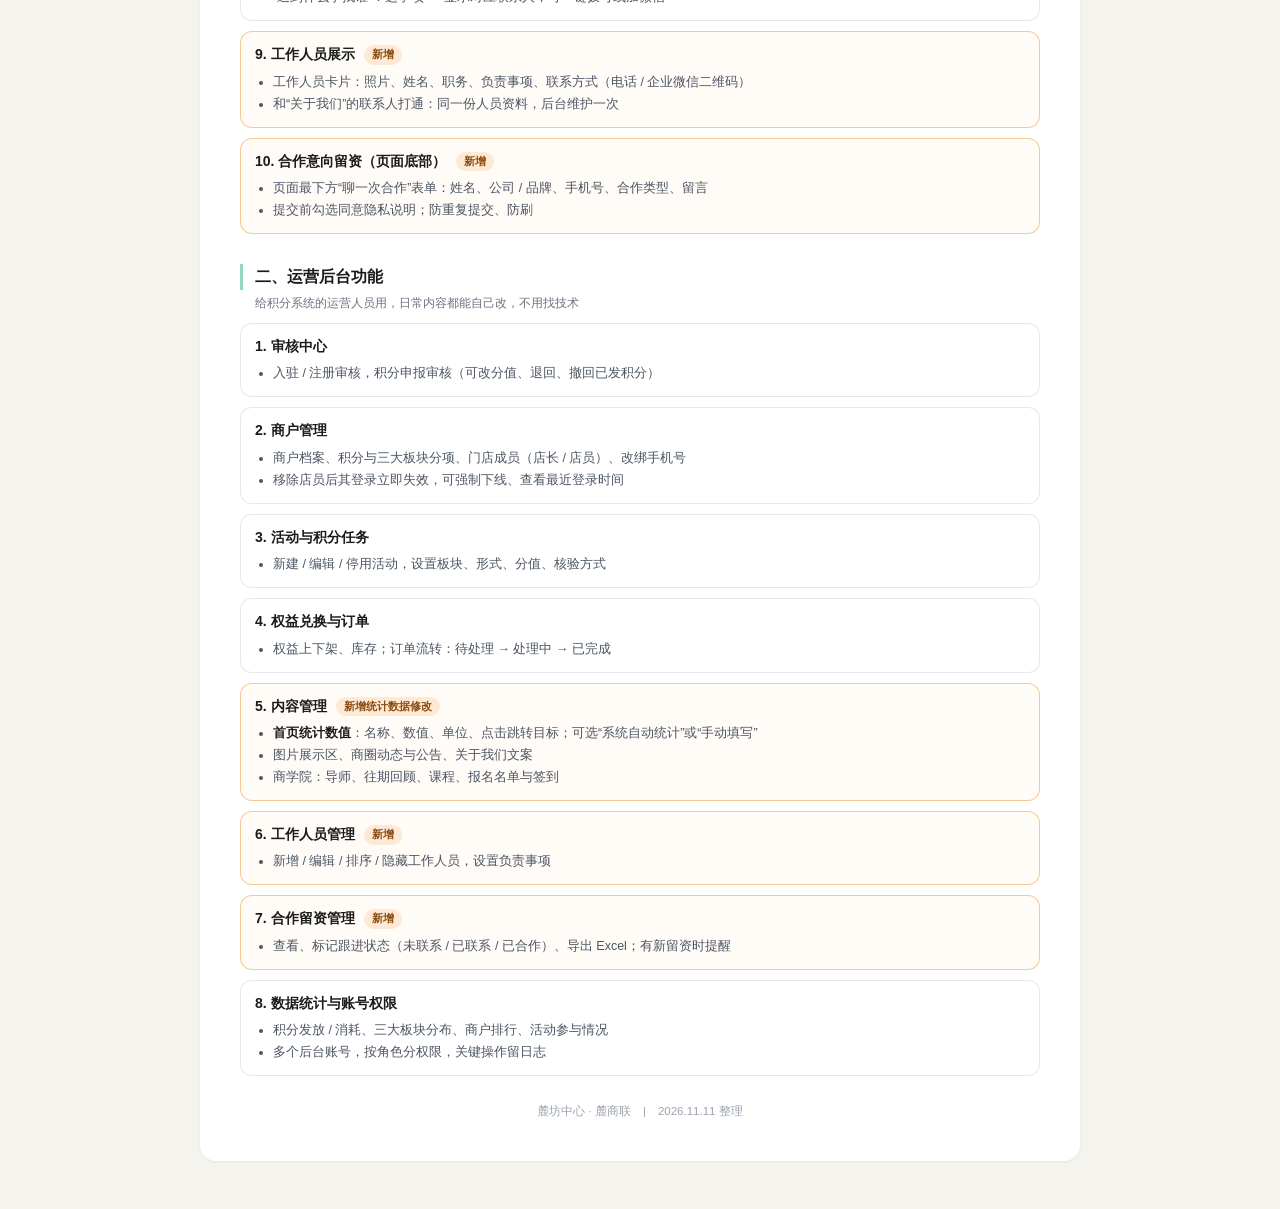
<file: docs/第一版功能清单.html>
<!DOCTYPE html>
<html lang="zh-CN">
<head>
<meta charset="UTF-8">
<meta name="viewport" content="width=device-width, initial-scale=1.0">
<title>麓商联商户积分系统 · 第一版功能清单</title>
<style>
  * { box-sizing: border-box; }
  body {
    margin: 0; padding: 24px 16px 48px; background: #F4F3EE;
    font-family: 'PingFang SC', 'Roboto', 'Segoe UI', Arial, sans-serif;
    color: #1A1B1C; font-size: 14px; line-height: 1.6; -webkit-font-smoothing: antialiased;
  }
  .page { max-width: 880px; margin: 0 auto; background: #FFFFFF; border-radius: 16px; padding: 36px 40px 40px; box-shadow: 0 1px 3px rgba(0,0,0,0.06); }
  .kicker { font-size: 12px; letter-spacing: 1px; color: #6B7280; text-transform: uppercase; }
  h1 { font-size: 26px; font-weight: 600; margin: 6px 0 0; letter-spacing: 0.3px; }
  .sub { font-size: 13px; color: #6B7280; margin-top: 8px; }
  .meta { display: flex; flex-wrap: wrap; gap: 8px; margin-top: 16px; }
  .tag { font-size: 12px; color: #245C76; background: rgba(139,200,234,0.22); padding: 4px 10px; border-radius: 999px; }
  .tag.g { color: #256B58; background: rgba(148,216,195,0.26); }
  .tag.o { color: #8A4B12; background: rgba(245,178,107,0.22); }
  .divider { height: 1px; background: #E6E5E0; margin: 26px 0 4px; }

  h2 { font-size: 16px; font-weight: 600; margin: 30px 0 4px; padding-left: 12px; border-left: 3px solid #8BC8EA; }
  h2.g { border-left-color: #94D8C3; }
  h2.o { border-left-color: #F5B26B; }
  .h2note { font-size: 12px; color: #6B7280; padding-left: 15px; margin-bottom: 10px; }

  .scope { display: grid; grid-template-columns: 1fr 1fr; gap: 10px; margin-top: 14px; }
  .scope .node { margin-top: 0; }

  .node { margin-top: 10px; padding: 11px 14px; border-radius: 12px; background: #FFFFFF; border: 0.5px solid rgba(0,0,0,0.09); }
  .node.dash { border: 1px dashed #B9BCC0; background: rgba(0,0,0,0.018); }
  .node.new { border: 1px solid rgba(245,178,107,0.7); background: rgba(245,178,107,0.06); }
  .node-t { font-size: 14px; font-weight: 600; }
  .node-d { font-size: 12.5px; color: #4B5563; margin-top: 4px; }
  .node ul { margin: 6px 0 0; padding-left: 18px; font-size: 12.5px; color: #4B5563; }
  .node li { margin: 2px 0; }
  .node li b { color: #1A1B1C; font-weight: 600; }

  .pill { display: inline-block; font-size: 11px; font-weight: 600; padding: 1px 8px; border-radius: 999px; margin-left: 6px; vertical-align: 1px; }
  .pill.new { color: #8A4B12; background: rgba(245,178,107,0.25); }
  .pill.done { color: #256B58; background: rgba(148,216,195,0.3); }

  .item { display: flex; gap: 12px; padding: 12px 0; border-bottom: 1px dashed #ECEBE6; }
  .item:last-child { border-bottom: none; }
  .num { flex: 0 0 26px; height: 26px; border-radius: 50%; background: rgba(245,178,107,0.25); color: #8A4B12; font-size: 13px; font-weight: 600; text-align: center; line-height: 26px; }
  .q { flex: 1 1 auto; min-width: 0; }
  .qtext { font-size: 14.5px; font-weight: 600; }
  .follow { font-size: 12.5px; color: #6B7280; margin-top: 5px; }
  .follow b { color: #1A1B1C; font-weight: 600; }
  .rec { font-size: 12.5px; color: #256B58; margin-top: 4px; }

  .flow { margin-top: 12px; border-radius: 14px; padding: 14px 16px; background: rgba(139,200,234,0.07); border: 0.5px solid rgba(139,200,234,0.35); font-size: 13px; }
  .flow b { font-weight: 600; }
  .arrow { color: #9CA3AF; }

  .later { margin-top: 30px; padding: 16px 20px; border-radius: 14px; background: rgba(0,0,0,0.025); border: 1px dashed #C9CBCF; }
  .later-t { font-size: 14.5px; font-weight: 600; }
  .later p { font-size: 12.5px; color: #4B5563; margin: 6px 0 0; }

  .legend { font-size: 11.5px; color: #6B7280; margin-top: 10px; }
  .foot { font-size: 11.5px; color: #9CA3AF; margin-top: 26px; text-align: center; }

  @media (max-width: 560px) {
    body { padding: 12px 10px 32px; }
    .page { padding: 22px 18px 26px; border-radius: 12px; }
    h1 { font-size: 21px; }
    .scope { grid-template-columns: 1fr; }
  }
  @media print {
    body { background: #fff; padding: 0; }
    .page { box-shadow: none; border-radius: 0; padding: 14mm 12mm; max-width: none; }
    h2 { break-after: avoid; }
    .item, .node { break-inside: avoid; }
  }
</style>
</head>
<body>
<div class="page">

  <div class="kicker">LUSHANG · 商户积分系统 · V1</div>
  <h1>第一版功能清单</h1>
  <div class="sub">根据 11 月 10 日会议整理，列出第一版要做的功能点</div>
  <div class="meta">
    <span class="tag">商户端 10 个模块</span>
    <span class="tag g">运营后台 8 个模块</span>
    <span class="tag o">会上新增 3 项</span>
  </div>

  <div class="divider"></div>

  <h2>零、第一版范围</h2>
  <div class="h2note">先以手机端 H5 上线、跑通流程，后期接入麓湖+ 小程序</div>
  <div class="scope">
    <div class="node">
      <div class="node-t">第一版做</div>
      <ul>
        <li><b>手机端 H5</b>：适配手机屏幕，扫码或点链接进入，微信内、手机浏览器都能打开</li>
        <li><b>手机号 + 短信验证码登录</b>，不依赖麓湖+ 账号</li>
        <li>商户端 + 运营后台，审核、兑换、活动由积分系统运营人员负责</li>
        <li>会上新增：<b>后台改统计数据、工作人员展示、合作意向留资</b></li>
      </ul>
    </div>
    <div class="node dash">
      <div class="node-t">后期规划</div>
      <ul>
        <li><b>接入麓湖+ 小程序</b>：同一套页面放进麓湖+ 里打开</li>
        <li>与麓湖+ 账号打通，支持微信手机号快捷登录</li>
        <li>第一版以手机号作为账号标识，接入后商户账号和积分直接沿用，无需重新注册</li>
      </ul>
    </div>
  </div>

  <h2>一、商户端功能</h2>
  <div class="h2note">标 <span class="pill new">新增</span> 的是会上新提的需求，其余为演示版已有、正式版完善</div>

  <div class="node">
    <div class="node-t">1. 登录与注册</div>
    <ul>
      <li><b>手机号 + 短信验证码</b>登录，验证码 60 秒限发、每日限次，防恶意刷取</li>
      <li>登录后 30 天免登录，每次打开自动续期；换手机或清缓存后重新验证，账号和积分不变</li>
      <li>首次进入：先看介绍 → 填写门店信息（可传门头照）→ 身份确认（运营审核或门店专属二维码）→ 成为会员</li>
      <li>再次进入：自动识别，直接进入个人积分</li>
      <li>游客可先浏览介绍、活动、商学院；参与活动、兑换时再要求登录</li>
    </ul>
    <div class="flow">
      <b>首次</b> 扫码 <span class="arrow">→</span> 关于我们 <span class="arrow">→</span> 手机号登录 <span class="arrow">→</span> 选择 / 填写门店 + 照片 <span class="arrow">→</span> 身份确认 <span class="arrow">→</span> 成为会员<br>
      <b>再次</b> 扫码 <span class="arrow">→</span> 自动登录 <span class="arrow">→</span> 首页看到自己的积分
    </div>
  </div>

  <div class="node">
    <div class="node-t">2. 首页</div>
    <ul>
      <li><b>图片展示区</b>：轮播图，后台自助换图</li>
      <li>积分卡：可用积分、本月获得、年度等级（登录后显示）</li>
      <li><b>三项统计数值</b>：数值后台可改，点击跳转到对应页面</li>
      <li>三大板块怎么积分、本月活动、本月可兑换权益</li>
      <li>一级入口：关于我们 / 商学院 / 数据，入口精简，一步直达</li>
    </ul>
  </div>

  <div class="node">
    <div class="node-t">3. 活动参与与积分申报</div>
    <ul>
      <li>本月活动列表，按公益捐赠 / 商圈共生 / 社区参与三大板块筛选</li>
      <li>完成后提交申报、上传凭证，审核通过自动发分</li>
    </ul>
  </div>

  <div class="node">
    <div class="node-t">4. 积分兑换</div>
    <ul>
      <li>权益列表，显示所需积分、剩余份数、“还差多少分”</li>
      <li>兑换后扣积分、扣库存，生成订单，商户可查看进度</li>
    </ul>
  </div>

  <div class="node">
    <div class="node-t">5. 个人中心 · 我的积分</div>
    <ul>
      <li>积分明细、我的申报、我的兑换、门店信息</li>
    </ul>
  </div>

  <div class="node">
    <div class="node-t">6. 数据板块</div>
    <ul>
      <li>商户看自己的：积分构成、参与活动次数、年度等级进度</li>
    </ul>
  </div>

  <div class="node">
    <div class="node-t">7. 商学院</div>
    <ul>
      <li><b>导师</b>：照片、头衔、擅长方向、一句话介绍</li>
      <li><b>往期回顾</b>：现场照片、视频、按场次翻看</li>
      <li><b>本月课程</b>：时间、主题、导师、剩余名额，在线报名；到场签到后按规则发分</li>
    </ul>
  </div>

  <div class="node">
    <div class="node-t">8. 关于我们</div>
    <ul>
      <li>麓商联介绍</li>
      <li>“遇到什么事找谁”：选事项 → 显示对应联系人，可一键拨号或加微信</li>
    </ul>
  </div>

  <div class="node new">
    <div class="node-t">9. 工作人员展示 <span class="pill new">新增</span></div>
    <ul>
      <li>工作人员卡片：照片、姓名、职务、负责事项、联系方式（电话 / 企业微信二维码）</li>
      <li>和“关于我们”的联系人打通：同一份人员资料，后台维护一次</li>
    </ul>
  </div>

  <div class="node new">
    <div class="node-t">10. 合作意向留资（页面底部） <span class="pill new">新增</span></div>
    <ul>
      <li>页面最下方“聊一次合作”表单：姓名、公司 / 品牌、手机号、合作类型、留言</li>
      <li>提交前勾选同意隐私说明；防重复提交、防刷</li>
    </ul>
  </div>

  <h2 class="g">二、运营后台功能</h2>
  <div class="h2note">给积分系统的运营人员用，日常内容都能自己改，不用找技术</div>

  <div class="node">
    <div class="node-t">1. 审核中心</div>
    <ul><li>入驻 / 注册审核，积分申报审核（可改分值、退回、撤回已发积分）</li></ul>
  </div>
  <div class="node">
    <div class="node-t">2. 商户管理</div>
    <ul><li>商户档案、积分与三大板块分项、门店成员（店长 / 店员）、改绑手机号</li><li>移除店员后其登录立即失效，可强制下线、查看最近登录时间</li></ul>
  </div>
  <div class="node">
    <div class="node-t">3. 活动与积分任务</div>
    <ul><li>新建 / 编辑 / 停用活动，设置板块、形式、分值、核验方式</li></ul>
  </div>
  <div class="node">
    <div class="node-t">4. 权益兑换与订单</div>
    <ul><li>权益上下架、库存；订单流转：待处理 → 处理中 → 已完成</li></ul>
  </div>
  <div class="node new">
    <div class="node-t">5. 内容管理 <span class="pill new">新增统计数据修改</span></div>
    <ul>
      <li><b>首页统计数值</b>：名称、数值、单位、点击跳转目标；可选“系统自动统计”或“手动填写”</li>
      <li>图片展示区、商圈动态与公告、关于我们文案</li>
      <li>商学院：导师、往期回顾、课程、报名名单与签到</li>
    </ul>
  </div>
  <div class="node new">
    <div class="node-t">6. 工作人员管理 <span class="pill new">新增</span></div>
    <ul><li>新增 / 编辑 / 排序 / 隐藏工作人员，设置负责事项</li></ul>
  </div>
  <div class="node new">
    <div class="node-t">7. 合作留资管理 <span class="pill new">新增</span></div>
    <ul><li>查看、标记跟进状态（未联系 / 已联系 / 已合作）、导出 Excel；有新留资时提醒</li></ul>
  </div>
  <div class="node">
    <div class="node-t">8. 数据统计与账号权限</div>
    <ul>
      <li>积分发放 / 消耗、三大板块分布、商户排行、活动参与情况</li>
      <li>多个后台账号，按角色分权限，关键操作留日志</li>
    </ul>
  </div>

  <div class="foot">麓坊中心 · 麓商联　|　2026.11.11 整理</div>

</div>
</body>
</html>
</file>
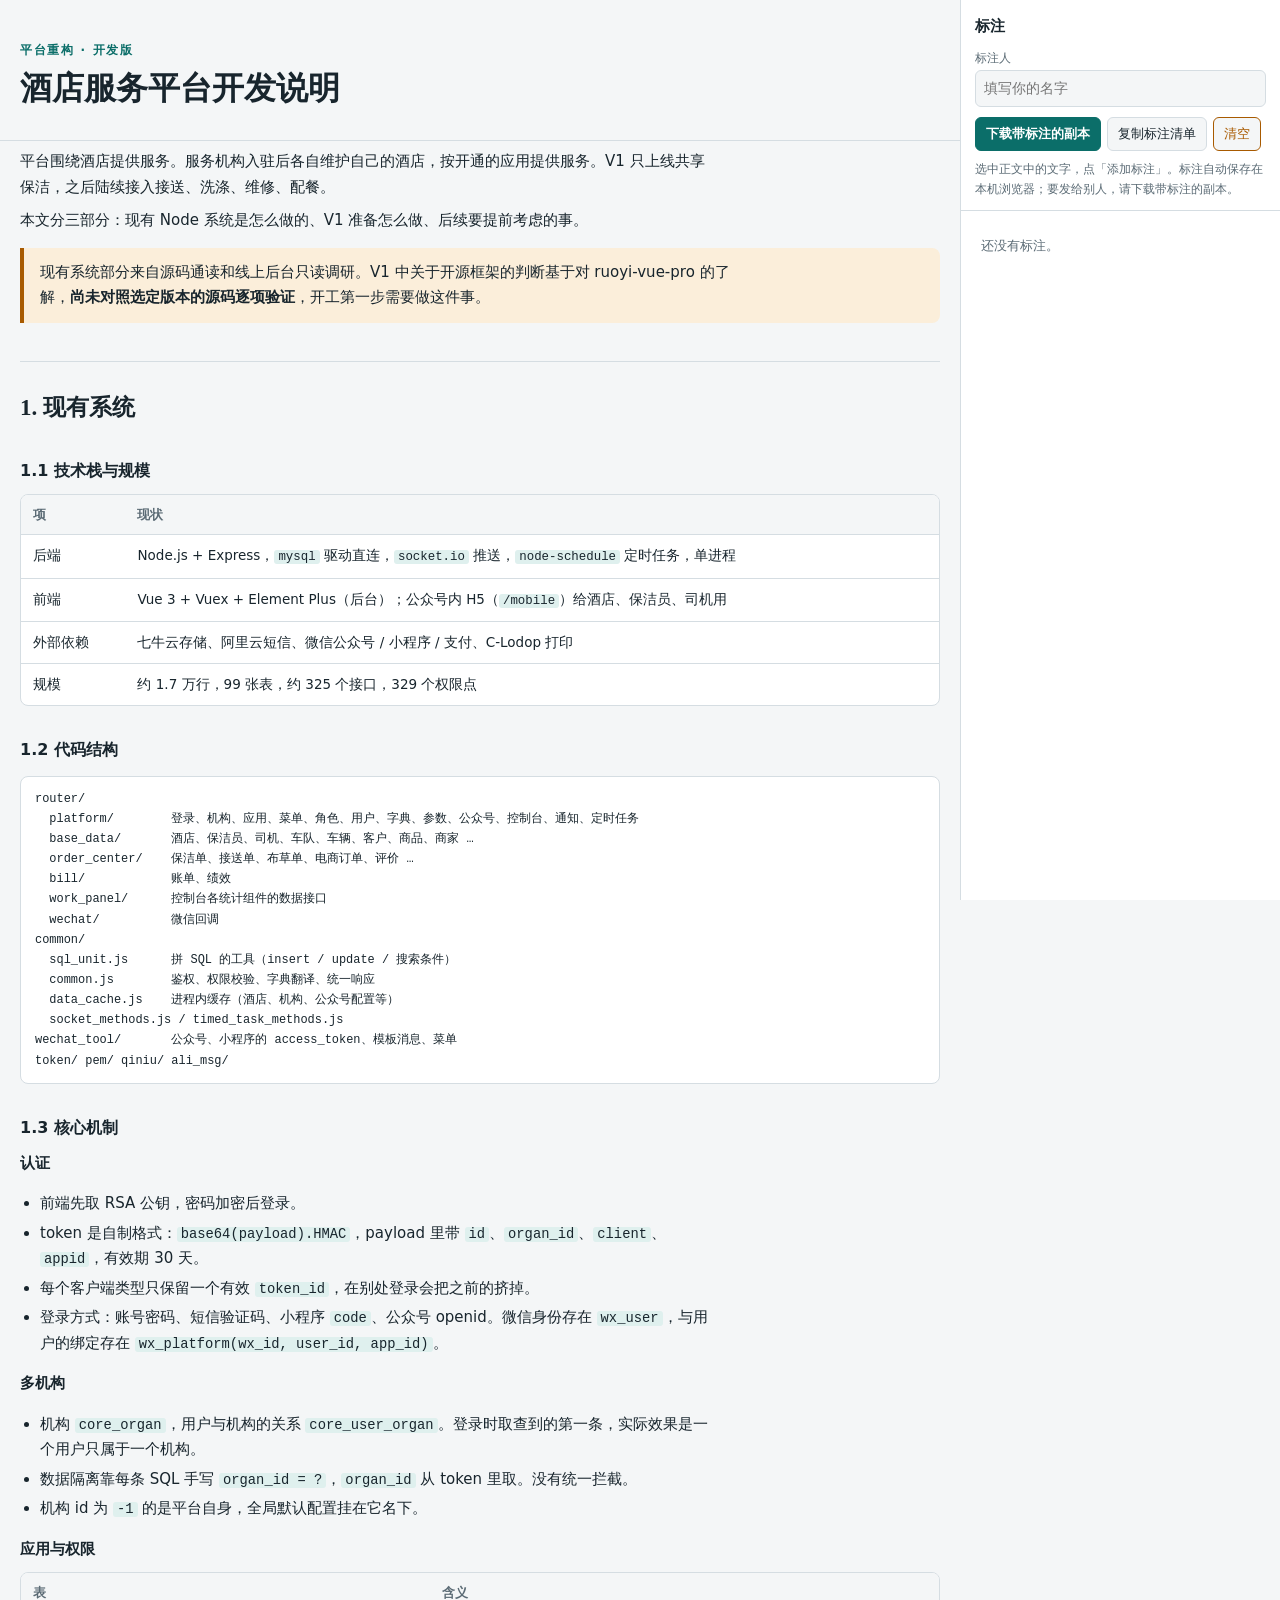
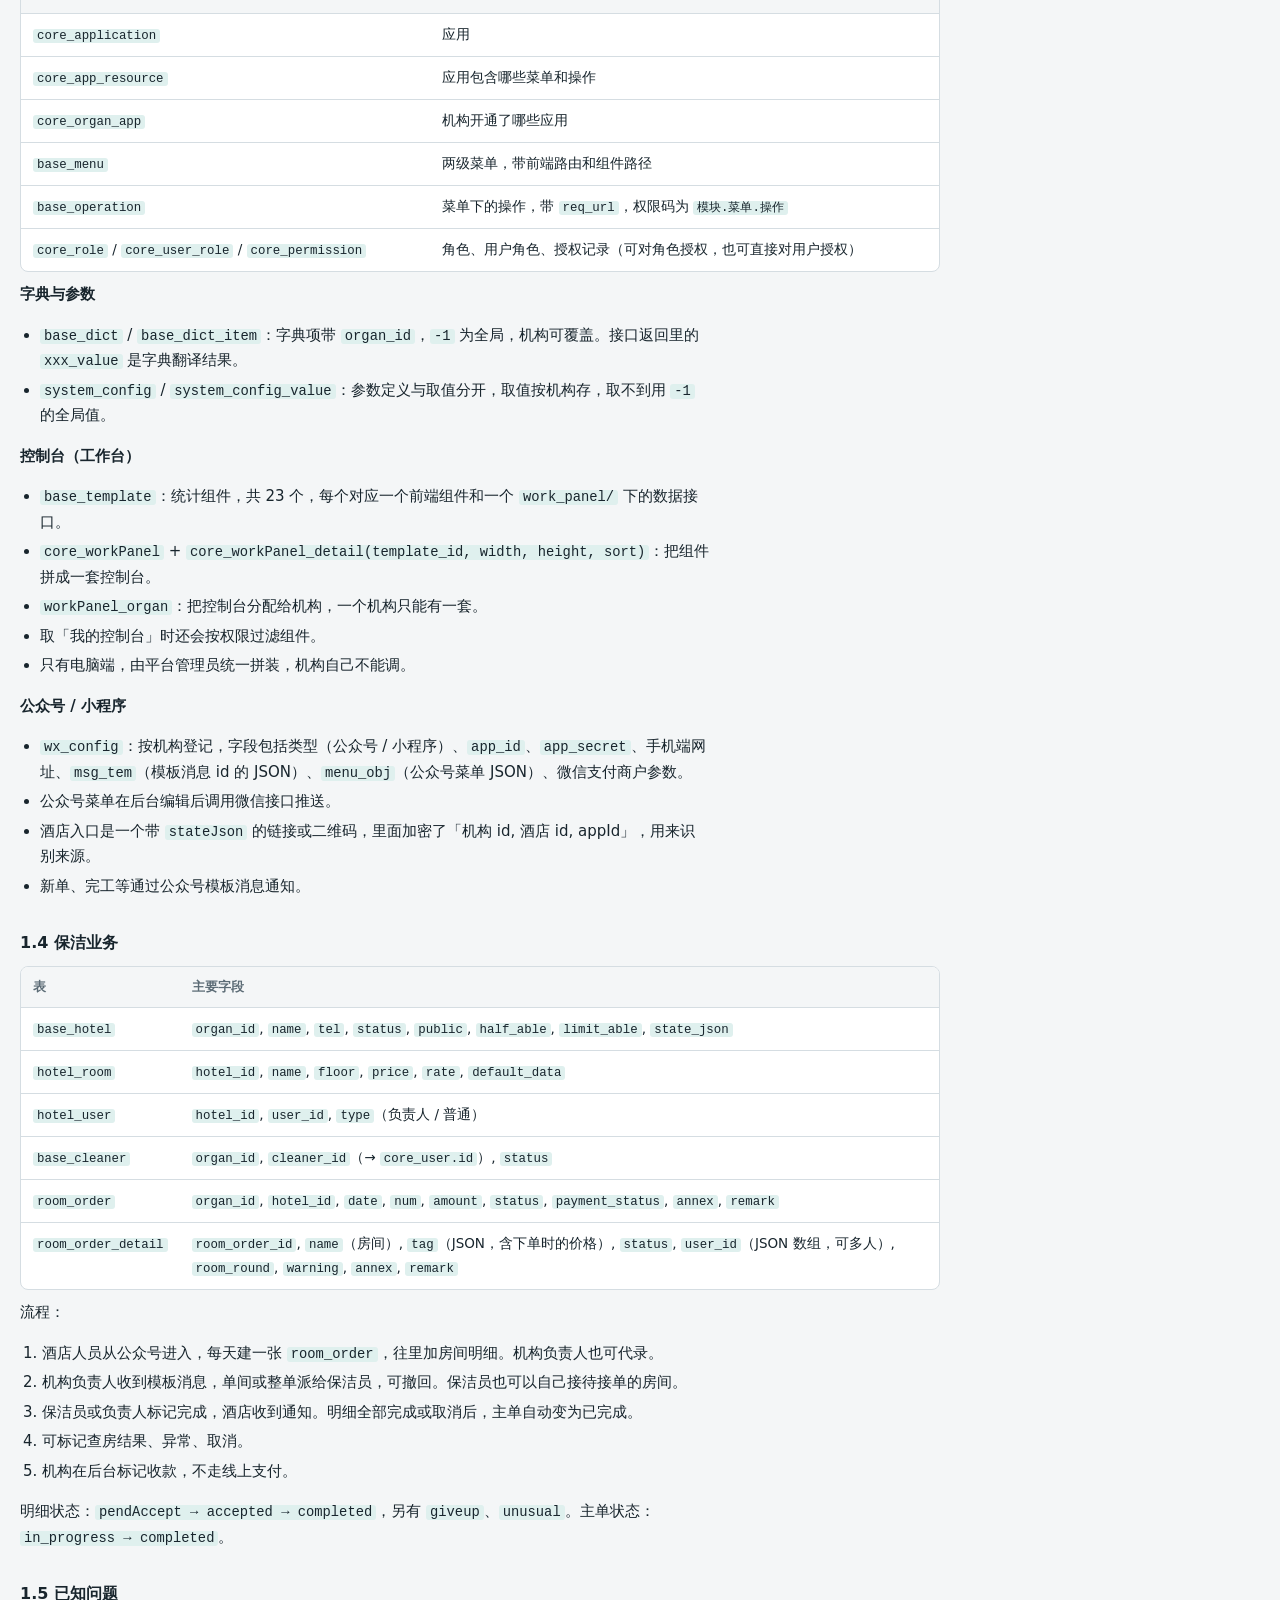
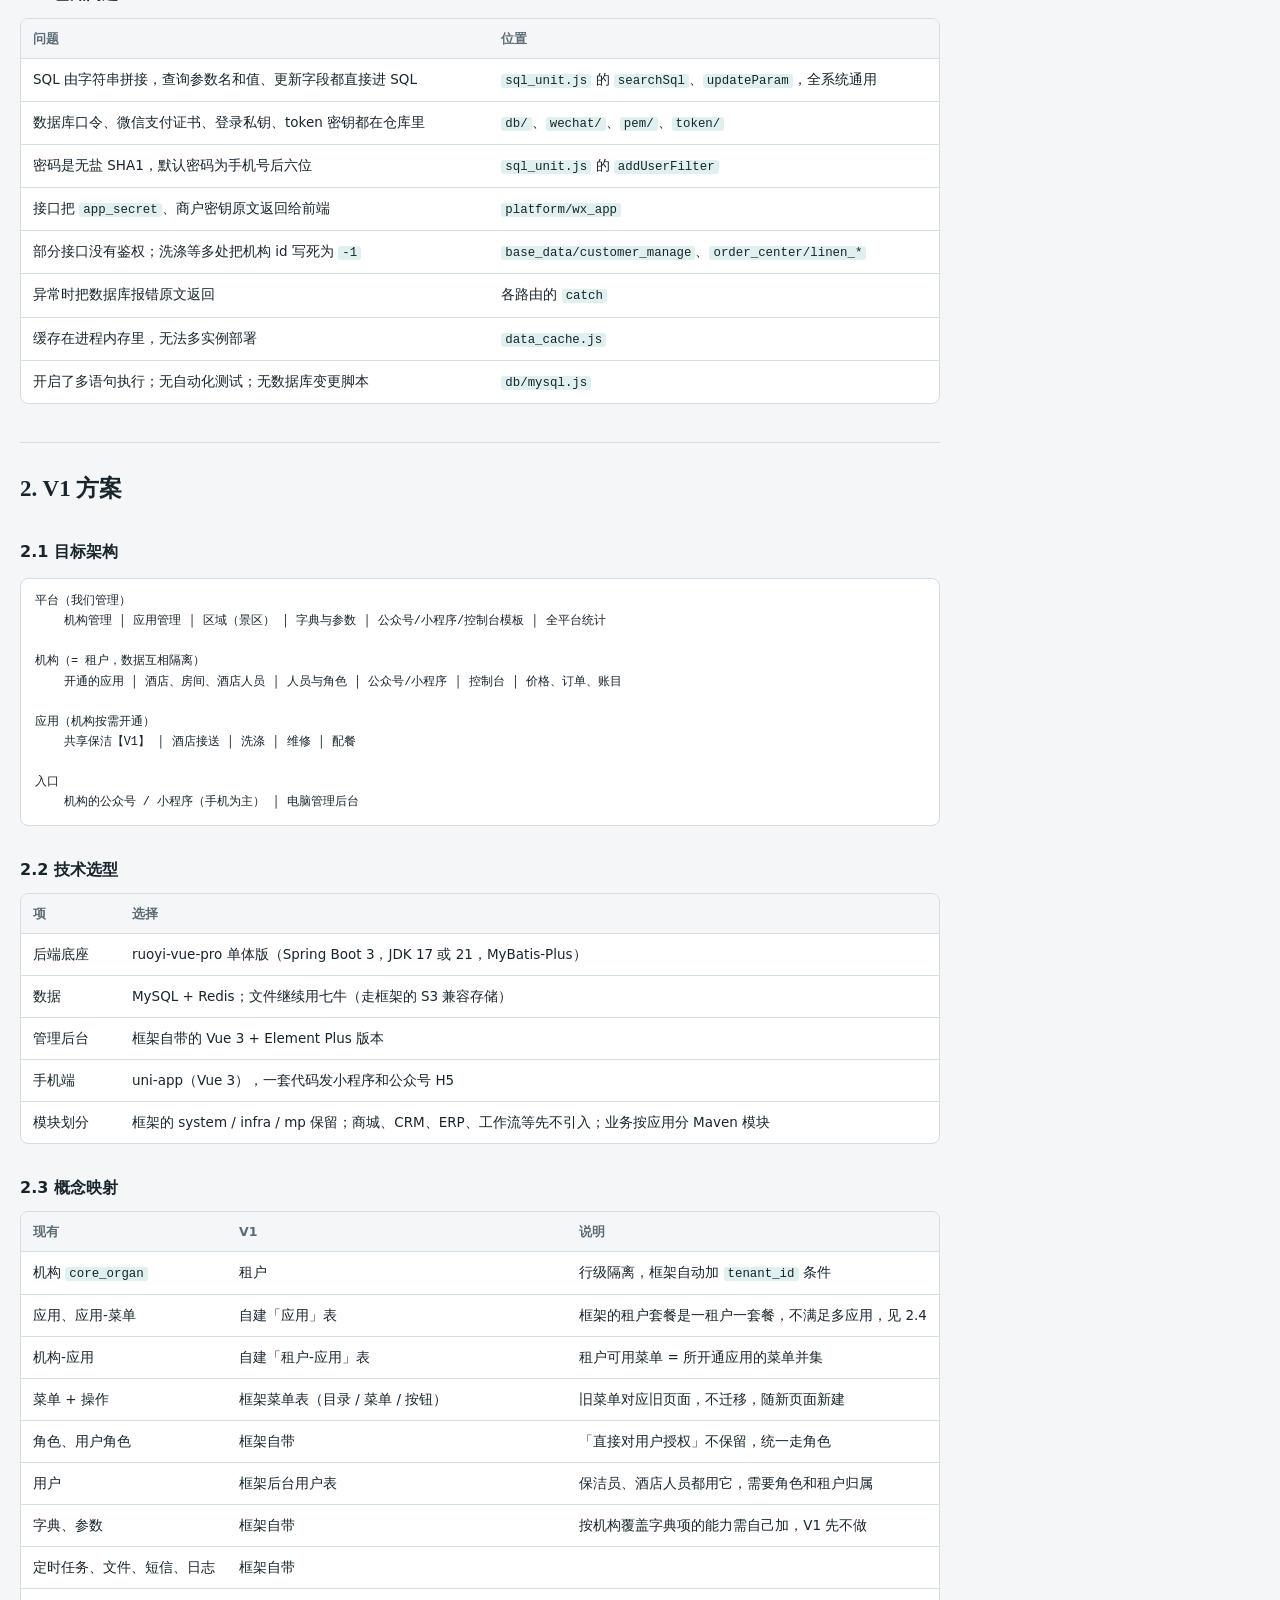
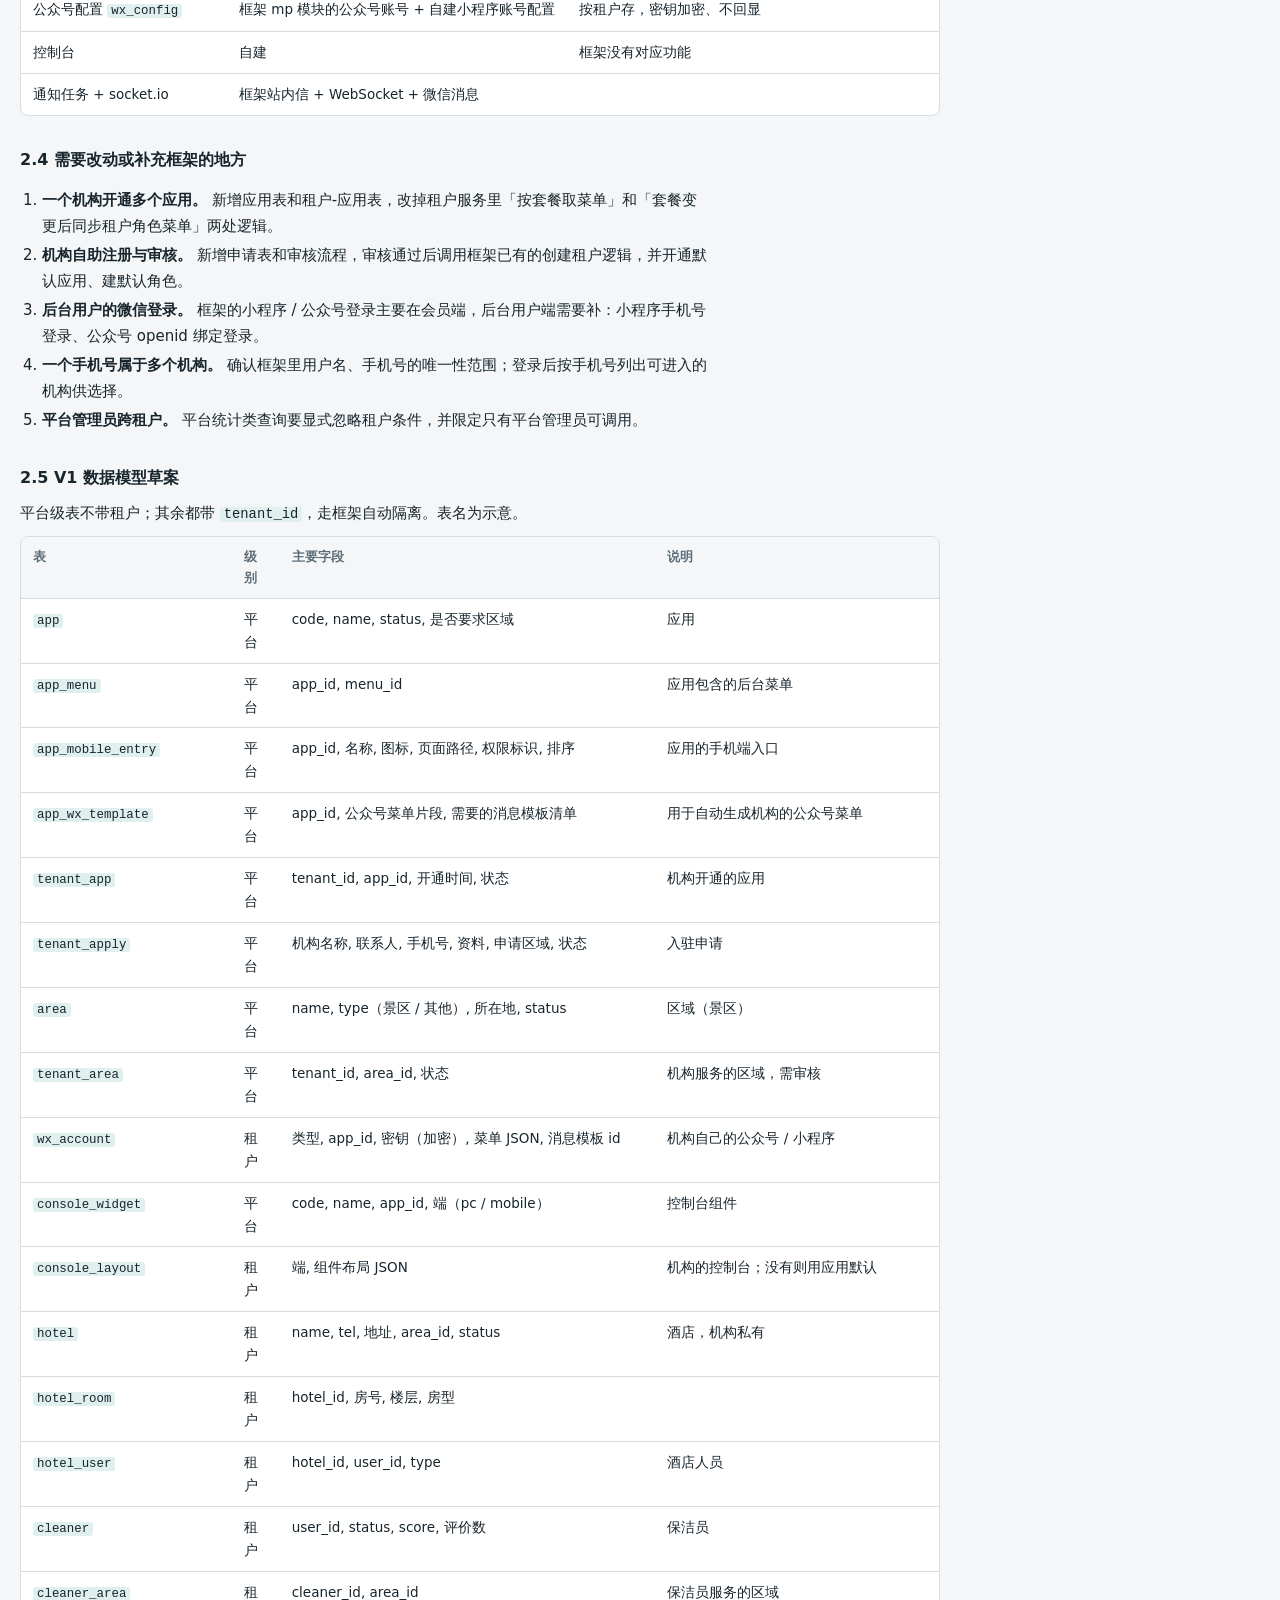
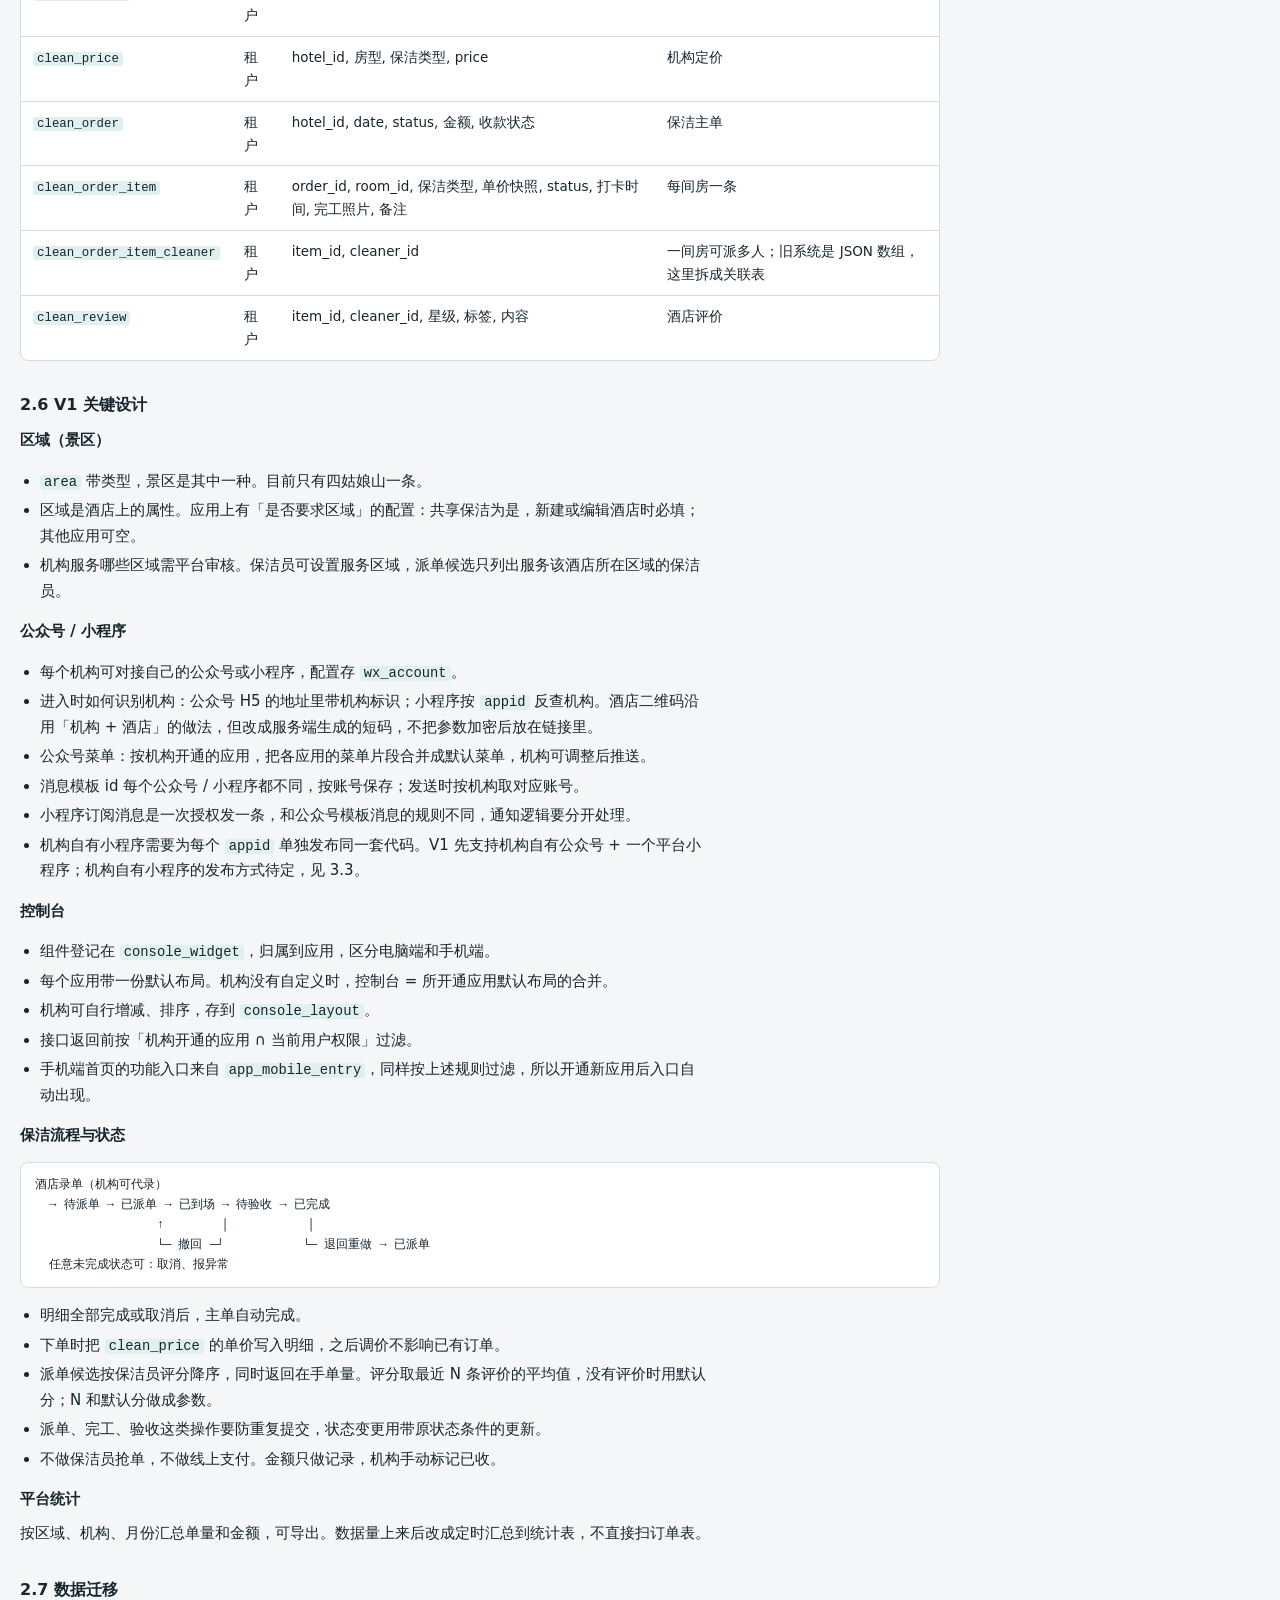
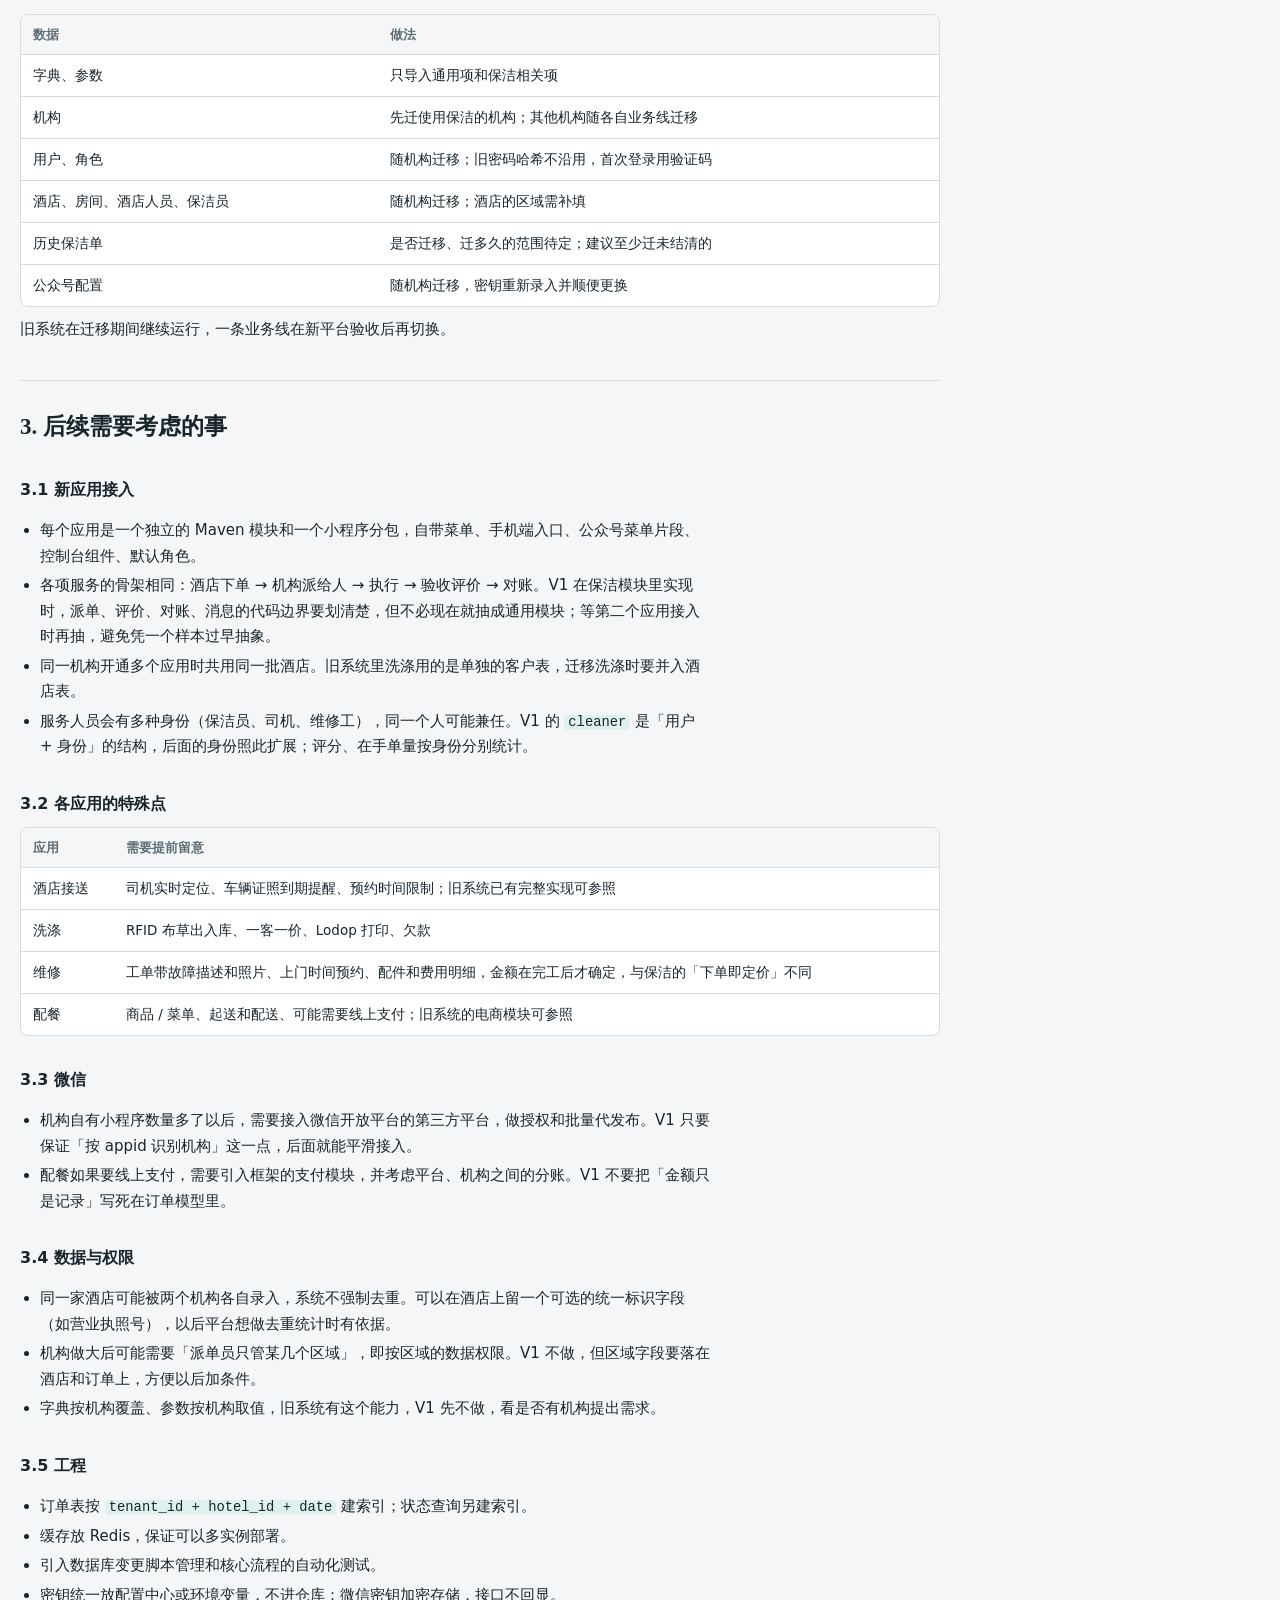
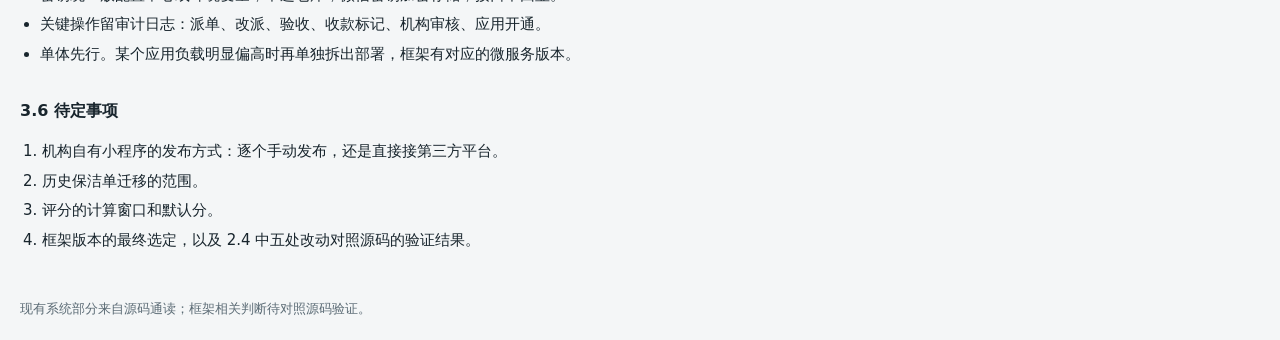
<file: docs/酒店服务平台开发说明-可标注.html>
<!DOCTYPE html>
<html lang="zh-CN" data-doc-id="hotel-platform-dev" data-rev="0">
<head>
<meta charset="utf-8">
<meta name="viewport" content="width=device-width, initial-scale=1">
<title>酒店服务平台开发说明</title>
<style>
:root{--paper:#f4f6f7;--surface:#fff;--ink:#18252d;--muted:#5b6b75;--line:#d5dde2;--accent:#0b6e69;--accent-soft:#dff0ee;--warn:#a85a00;--warn-soft:#fbeeda;
--font-body:"PingFang SC","Hiragino Sans GB","Microsoft YaHei","Noto Sans SC",system-ui,sans-serif;--font-display:"Songti SC","STSong","Noto Serif SC","SimSun",serif}
@media (prefers-color-scheme:dark){:root:not([data-theme="light"]){color-scheme:dark;--paper:#11181c;--surface:#19232a;--ink:#e6edf0;--muted:#9aa9b2;--line:#2e3c45;--accent:#58c2b9;--accent-soft:#16332f;--warn:#e9a657;--warn-soft:#3a2a12}}
:root[data-theme="dark"]{color-scheme:dark;--paper:#11181c;--surface:#19232a;--ink:#e6edf0;--muted:#9aa9b2;--line:#2e3c45;--accent:#58c2b9;--accent-soft:#16332f;--warn:#e9a657;--warn-soft:#3a2a12}
*{box-sizing:border-box}body{margin:0;background:var(--paper);color:var(--ink);font-family:var(--font-body);font-size:15px;line-height:1.7;font-variant-numeric:tabular-nums}
.wrap{max-width:980px;margin:0 auto;padding:0 20px}header{padding:40px 0 22px;border-bottom:1px solid var(--line)}
.eyebrow{font-size:12px;letter-spacing:.14em;color:var(--accent);font-weight:600}
h1{font-family:var(--font-display);font-size:32px;line-height:1.25;margin:8px 0 10px;text-wrap:balance}
h2{font-family:var(--font-display);font-size:23px;margin:38px 0 8px}h3{font-size:16px;margin:26px 0 10px}
p{margin:8px 0;max-width:46em}.lede{color:var(--muted)}
.grid{display:grid;gap:14px;grid-template-columns:repeat(auto-fit,minmax(240px,1fr))}
.card{background:var(--surface);border:1px solid var(--line);border-radius:8px;padding:14px 16px}.card h4{margin:0 0 4px;font-size:15px}.card p{margin:0;font-size:13.5px;color:var(--muted)}
.tablebox{overflow-x:auto;background:var(--surface);border:1px solid var(--line);border-radius:8px;margin:10px 0}
table{border-collapse:collapse;width:100%;font-size:13.5px;min-width:600px}th,td{text-align:left;padding:9px 12px;border-bottom:1px solid var(--line);vertical-align:top}
th{font-weight:600;color:var(--muted);font-size:12.5px;background:var(--paper)}tr:last-child td{border-bottom:0}
ul{padding-left:20px;max-width:46em}li{margin:4px 0}
.rule{background:var(--surface);border:1px solid var(--line);border-radius:8px;padding:14px 16px;display:grid;grid-template-columns:44px 1fr;gap:4px 12px;margin:10px 0}
.rule .n{grid-row:1/4;width:34px;height:34px;border-radius:50%;background:var(--accent-soft);color:var(--accent);display:grid;place-items:center;font-weight:700}
.rule h4{margin:4px 0 2px;font-size:15.5px}.rule .do{font-size:14.5px}.rule .why{font-size:13.5px;color:var(--muted)}
.tag{display:inline-block;font-size:12px;padding:0 8px;border-radius:999px;border:1px solid var(--accent);color:var(--accent);margin-left:8px;font-weight:400;white-space:nowrap;vertical-align:1px}
.tag.later{border-color:var(--warn);color:var(--warn);border-style:dashed}
.closing{border-left:4px solid var(--warn);background:var(--warn-soft);padding:12px 16px;border-radius:0 8px 8px 0;margin:14px 0}
footer{padding:30px 0 50px;color:var(--muted);font-size:12.5px}
main h1{display:none}pre{background:var(--surface);border:1px solid var(--line);border-radius:8px;padding:12px 14px;overflow-x:auto;font-size:13px;line-height:1.55}
code{font-family:ui-monospace,SFMono-Regular,Menlo,Consolas,monospace;font-size:.92em}p code,td code,li code{background:var(--accent-soft);padding:0 4px;border-radius:3px}
blockquote{border-left:4px solid var(--warn);background:var(--warn-soft);margin:14px 0;padding:8px 16px;border-radius:0 8px 8px 0}blockquote p{margin:4px 0}
h3{margin-top:30px}h2{border-top:1px solid var(--line);padding-top:26px}ol{padding-left:22px;max-width:46em}
/* 标注功能 */
mark.anno{background:var(--warn-soft);color:inherit;border-bottom:2px solid var(--warn);cursor:pointer;padding:1px 0}
mark.anno.flash{outline:2px solid var(--accent);outline-offset:2px}
.anno-panel{position:fixed;top:0;right:0;bottom:0;width:320px;background:var(--surface);border-left:1px solid var(--line);display:flex;flex-direction:column;z-index:20;font-size:13.5px}
.anno-panel header{padding:14px 14px 10px;border-bottom:1px solid var(--line)}
.anno-panel h2{font-family:var(--font-body);font-size:15px;margin:0 0 8px;border:0;padding:0}
.anno-panel label{display:block;font-size:12px;color:var(--muted);margin-bottom:2px}
.anno-panel input,.anno-pop textarea{width:100%;font:inherit;color:var(--ink);background:var(--paper);border:1px solid var(--line);border-radius:6px;padding:6px 8px}
.anno-panel input:focus-visible,.anno-pop textarea:focus-visible,.anno-btn:focus-visible{outline:2px solid var(--accent);outline-offset:1px}
.anno-actions{display:flex;flex-wrap:wrap;gap:6px;margin-top:10px}
.anno-btn{font:inherit;font-size:13px;border:1px solid var(--line);background:var(--paper);color:var(--ink);border-radius:6px;padding:5px 10px;cursor:pointer}
.anno-btn.primary{background:var(--accent);border-color:var(--accent);color:var(--surface);font-weight:600}
.anno-btn.danger{color:var(--warn);border-color:var(--warn)}
.anno-list{overflow-y:auto;flex:1;padding:8px 10px;margin:0;list-style:none}
.anno-list li{border:1px solid var(--line);border-radius:8px;padding:8px 10px;margin:8px 0;cursor:pointer;max-width:none}
.anno-list li:hover{border-color:var(--accent)}
.anno-list .q{color:var(--muted);border-left:3px solid var(--warn);padding-left:8px;font-size:12.5px}
.anno-list .t{margin-top:4px;white-space:pre-wrap;word-break:break-word}
.anno-list .m{margin-top:4px;font-size:12px;color:var(--muted)}
.anno-empty{color:var(--muted);padding:14px;font-size:13px}
.anno-hint{font-size:12px;color:var(--muted);margin-top:8px}
.anno-add{position:fixed;z-index:30;display:none}
.anno-pop{position:fixed;z-index:31;display:none;width:300px;background:var(--surface);border:1px solid var(--line);border-radius:8px;padding:12px;box-shadow:0 6px 24px rgba(0,0,0,.18)}
.anno-pop textarea{height:92px;resize:vertical}
.anno-toast{position:fixed;left:50%;bottom:24px;transform:translateX(-50%);background:var(--ink);color:var(--paper);padding:8px 14px;border-radius:6px;font-size:13px;z-index:40;display:none}
@media (min-width:1100px){body{padding-right:320px}}
@media (max-width:1099px){.anno-panel{position:static;width:auto;border-left:0;border-top:1px solid var(--line);max-height:none}.anno-list{max-height:none}}
@media print{.anno-panel,.anno-add,.anno-pop,.anno-toast{display:none!important}body{padding-right:0}}
</style>
</head>
<body>
<header><div class="wrap"><div class="eyebrow">平台重构 · 开发版</div><h1>酒店服务平台开发说明</h1></div></header>
<main class="wrap">
<h1>酒店服务平台：现有架构、V1 方案与后续考虑（开发版）</h1>
<p>平台围绕酒店提供服务。服务机构入驻后各自维护自己的酒店，按开通的应用提供服务。V1 只上线共享保洁，之后陆续接入接送、洗涤、维修、配餐。</p>
<p>本文分三部分：现有 Node 系统是怎么做的、V1 准备怎么做、后续要提前考虑的事。</p>
<blockquote>
<p>现有系统部分来自源码通读和线上后台只读调研。V1 中关于开源框架的判断基于对 ruoyi-vue-pro 的了解，<strong>尚未对照选定版本的源码逐项验证</strong>，开工第一步需要做这件事。</p>
</blockquote>
<h2>1. 现有系统</h2>
<h3>1.1 技术栈与规模</h3>
<div class="tablebox"><table>
<thead>
<tr>
<th>项</th>
<th>现状</th>
</tr>
</thead>
<tbody>
<tr>
<td>后端</td>
<td>Node.js + Express，<code>mysql</code> 驱动直连，<code>socket.io</code> 推送，<code>node-schedule</code> 定时任务，单进程</td>
</tr>
<tr>
<td>前端</td>
<td>Vue 3 + Vuex + Element Plus（后台）；公众号内 H5（<code>/mobile</code>）给酒店、保洁员、司机用</td>
</tr>
<tr>
<td>外部依赖</td>
<td>七牛云存储、阿里云短信、微信公众号 / 小程序 / 支付、C-Lodop 打印</td>
</tr>
<tr>
<td>规模</td>
<td>约 1.7 万行，99 张表，约 325 个接口，329 个权限点</td>
</tr>
</tbody>
</table></div>
<h3>1.2 代码结构</h3>
<pre><code>router/
  platform/        登录、机构、应用、菜单、角色、用户、字典、参数、公众号、控制台、通知、定时任务
  base_data/       酒店、保洁员、司机、车队、车辆、客户、商品、商家 …
  order_center/    保洁单、接送单、布草单、电商订单、评价 …
  bill/            账单、绩效
  work_panel/      控制台各统计组件的数据接口
  wechat/          微信回调
common/
  sql_unit.js      拼 SQL 的工具（insert / update / 搜索条件）
  common.js        鉴权、权限校验、字典翻译、统一响应
  data_cache.js    进程内缓存（酒店、机构、公众号配置等）
  socket_methods.js / timed_task_methods.js
wechat_tool/       公众号、小程序的 access_token、模板消息、菜单
token/ pem/ qiniu/ ali_msg/
</code></pre>
<h3>1.3 核心机制</h3>
<p><strong>认证</strong></p>
<ul>
<li>前端先取 RSA 公钥，密码加密后登录。</li>
<li>token 是自制格式：<code>base64(payload).HMAC</code>，payload 里带 <code>id</code>、<code>organ_id</code>、<code>client</code>、<code>appid</code>，有效期 30 天。</li>
<li>每个客户端类型只保留一个有效 <code>token_id</code>，在别处登录会把之前的挤掉。</li>
<li>登录方式：账号密码、短信验证码、小程序 <code>code</code>、公众号 openid。微信身份存在 <code>wx_user</code>，与用户的绑定存在 <code>wx_platform(wx_id, user_id, app_id)</code>。</li>
</ul>
<p><strong>多机构</strong></p>
<ul>
<li>机构 <code>core_organ</code>，用户与机构的关系 <code>core_user_organ</code>。登录时取查到的第一条，实际效果是一个用户只属于一个机构。</li>
<li>数据隔离靠每条 SQL 手写 <code>organ_id = ?</code>，<code>organ_id</code> 从 token 里取。没有统一拦截。</li>
<li>机构 id 为 <code>-1</code> 的是平台自身，全局默认配置挂在它名下。</li>
</ul>
<p><strong>应用与权限</strong></p>
<div class="tablebox"><table>
<thead>
<tr>
<th>表</th>
<th>含义</th>
</tr>
</thead>
<tbody>
<tr>
<td><code>core_application</code></td>
<td>应用</td>
</tr>
<tr>
<td><code>core_app_resource</code></td>
<td>应用包含哪些菜单和操作</td>
</tr>
<tr>
<td><code>core_organ_app</code></td>
<td>机构开通了哪些应用</td>
</tr>
<tr>
<td><code>base_menu</code></td>
<td>两级菜单，带前端路由和组件路径</td>
</tr>
<tr>
<td><code>base_operation</code></td>
<td>菜单下的操作，带 <code>req_url</code>，权限码为 <code>模块.菜单.操作</code></td>
</tr>
<tr>
<td><code>core_role</code> / <code>core_user_role</code> / <code>core_permission</code></td>
<td>角色、用户角色、授权记录（可对角色授权，也可直接对用户授权）</td>
</tr>
</tbody>
</table></div>
<p><strong>字典与参数</strong></p>
<ul>
<li><code>base_dict</code> / <code>base_dict_item</code>：字典项带 <code>organ_id</code>，<code>-1</code> 为全局，机构可覆盖。接口返回里的 <code>xxx_value</code> 是字典翻译结果。</li>
<li><code>system_config</code> / <code>system_config_value</code>：参数定义与取值分开，取值按机构存，取不到用 <code>-1</code> 的全局值。</li>
</ul>
<p><strong>控制台（工作台）</strong></p>
<ul>
<li><code>base_template</code>：统计组件，共 23 个，每个对应一个前端组件和一个 <code>work_panel/</code> 下的数据接口。</li>
<li><code>core_workPanel</code> + <code>core_workPanel_detail(template_id, width, height, sort)</code>：把组件拼成一套控制台。</li>
<li><code>workPanel_organ</code>：把控制台分配给机构，一个机构只能有一套。</li>
<li>取「我的控制台」时还会按权限过滤组件。</li>
<li>只有电脑端，由平台管理员统一拼装，机构自己不能调。</li>
</ul>
<p><strong>公众号 / 小程序</strong></p>
<ul>
<li><code>wx_config</code>：按机构登记，字段包括类型（公众号 / 小程序）、<code>app_id</code>、<code>app_secret</code>、手机端网址、<code>msg_tem</code>（模板消息 id 的 JSON）、<code>menu_obj</code>（公众号菜单 JSON）、微信支付商户参数。</li>
<li>公众号菜单在后台编辑后调用微信接口推送。</li>
<li>酒店入口是一个带 <code>stateJson</code> 的链接或二维码，里面加密了「机构 id, 酒店 id, appId」，用来识别来源。</li>
<li>新单、完工等通过公众号模板消息通知。</li>
</ul>
<h3>1.4 保洁业务</h3>
<div class="tablebox"><table>
<thead>
<tr>
<th>表</th>
<th>主要字段</th>
</tr>
</thead>
<tbody>
<tr>
<td><code>base_hotel</code></td>
<td><code>organ_id</code>, <code>name</code>, <code>tel</code>, <code>status</code>, <code>public</code>, <code>half_able</code>, <code>limit_able</code>, <code>state_json</code></td>
</tr>
<tr>
<td><code>hotel_room</code></td>
<td><code>hotel_id</code>, <code>name</code>, <code>floor</code>, <code>price</code>, <code>rate</code>, <code>default_data</code></td>
</tr>
<tr>
<td><code>hotel_user</code></td>
<td><code>hotel_id</code>, <code>user_id</code>, <code>type</code>（负责人 / 普通）</td>
</tr>
<tr>
<td><code>base_cleaner</code></td>
<td><code>organ_id</code>, <code>cleaner_id</code>（→ <code>core_user.id</code>）, <code>status</code></td>
</tr>
<tr>
<td><code>room_order</code></td>
<td><code>organ_id</code>, <code>hotel_id</code>, <code>date</code>, <code>num</code>, <code>amount</code>, <code>status</code>, <code>payment_status</code>, <code>annex</code>, <code>remark</code></td>
</tr>
<tr>
<td><code>room_order_detail</code></td>
<td><code>room_order_id</code>, <code>name</code>（房间）, <code>tag</code>（JSON，含下单时的价格）, <code>status</code>, <code>user_id</code>（JSON 数组，可多人）, <code>room_round</code>, <code>warning</code>, <code>annex</code>, <code>remark</code></td>
</tr>
</tbody>
</table></div>
<p>流程：</p>
<ol>
<li>酒店人员从公众号进入，每天建一张 <code>room_order</code>，往里加房间明细。机构负责人也可代录。</li>
<li>机构负责人收到模板消息，单间或整单派给保洁员，可撤回。保洁员也可以自己接待接单的房间。</li>
<li>保洁员或负责人标记完成，酒店收到通知。明细全部完成或取消后，主单自动变为已完成。</li>
<li>可标记查房结果、异常、取消。</li>
<li>机构在后台标记收款，不走线上支付。</li>
</ol>
<p>明细状态：<code>pendAccept → accepted → completed</code>，另有 <code>giveup</code>、<code>unusual</code>。主单状态：<code>in_progress → completed</code>。</p>
<h3>1.5 已知问题</h3>
<div class="tablebox"><table>
<thead>
<tr>
<th>问题</th>
<th>位置</th>
</tr>
</thead>
<tbody>
<tr>
<td>SQL 由字符串拼接，查询参数名和值、更新字段都直接进 SQL</td>
<td><code>sql_unit.js</code> 的 <code>searchSql</code>、<code>updateParam</code>，全系统通用</td>
</tr>
<tr>
<td>数据库口令、微信支付证书、登录私钥、token 密钥都在仓库里</td>
<td><code>db/</code>、<code>wechat/</code>、<code>pem/</code>、<code>token/</code></td>
</tr>
<tr>
<td>密码是无盐 SHA1，默认密码为手机号后六位</td>
<td><code>sql_unit.js</code> 的 <code>addUserFilter</code></td>
</tr>
<tr>
<td>接口把 <code>app_secret</code>、商户密钥原文返回给前端</td>
<td><code>platform/wx_app</code></td>
</tr>
<tr>
<td>部分接口没有鉴权；洗涤等多处把机构 id 写死为 <code>-1</code></td>
<td><code>base_data/customer_manage</code>、<code>order_center/linen_*</code></td>
</tr>
<tr>
<td>异常时把数据库报错原文返回</td>
<td>各路由的 <code>catch</code></td>
</tr>
<tr>
<td>缓存在进程内存里，无法多实例部署</td>
<td><code>data_cache.js</code></td>
</tr>
<tr>
<td>开启了多语句执行；无自动化测试；无数据库变更脚本</td>
<td><code>db/mysql.js</code></td>
</tr>
</tbody>
</table></div>
<h2>2. V1 方案</h2>
<h3>2.1 目标架构</h3>
<pre><code>平台（我们管理）
    机构管理 │ 应用管理 │ 区域（景区） │ 字典与参数 │ 公众号/小程序/控制台模板 │ 全平台统计

机构（= 租户，数据互相隔离）
    开通的应用 │ 酒店、房间、酒店人员 │ 人员与角色 │ 公众号/小程序 │ 控制台 │ 价格、订单、账目

应用（机构按需开通）
    共享保洁【V1】 │ 酒店接送 │ 洗涤 │ 维修 │ 配餐

入口
    机构的公众号 / 小程序（手机为主） │ 电脑管理后台
</code></pre>
<h3>2.2 技术选型</h3>
<div class="tablebox"><table>
<thead>
<tr>
<th>项</th>
<th>选择</th>
</tr>
</thead>
<tbody>
<tr>
<td>后端底座</td>
<td>ruoyi-vue-pro 单体版（Spring Boot 3，JDK 17 或 21，MyBatis-Plus）</td>
</tr>
<tr>
<td>数据</td>
<td>MySQL + Redis；文件继续用七牛（走框架的 S3 兼容存储）</td>
</tr>
<tr>
<td>管理后台</td>
<td>框架自带的 Vue 3 + Element Plus 版本</td>
</tr>
<tr>
<td>手机端</td>
<td>uni-app（Vue 3），一套代码发小程序和公众号 H5</td>
</tr>
<tr>
<td>模块划分</td>
<td>框架的 system / infra / mp 保留；商城、CRM、ERP、工作流等先不引入；业务按应用分 Maven 模块</td>
</tr>
</tbody>
</table></div>
<h3>2.3 概念映射</h3>
<div class="tablebox"><table>
<thead>
<tr>
<th>现有</th>
<th>V1</th>
<th>说明</th>
</tr>
</thead>
<tbody>
<tr>
<td>机构 <code>core_organ</code></td>
<td>租户</td>
<td>行级隔离，框架自动加 <code>tenant_id</code> 条件</td>
</tr>
<tr>
<td>应用、应用-菜单</td>
<td>自建「应用」表</td>
<td>框架的租户套餐是一租户一套餐，不满足多应用，见 2.4</td>
</tr>
<tr>
<td>机构-应用</td>
<td>自建「租户-应用」表</td>
<td>租户可用菜单 = 所开通应用的菜单并集</td>
</tr>
<tr>
<td>菜单 + 操作</td>
<td>框架菜单表（目录 / 菜单 / 按钮）</td>
<td>旧菜单对应旧页面，不迁移，随新页面新建</td>
</tr>
<tr>
<td>角色、用户角色</td>
<td>框架自带</td>
<td>「直接对用户授权」不保留，统一走角色</td>
</tr>
<tr>
<td>用户</td>
<td>框架后台用户表</td>
<td>保洁员、酒店人员都用它，需要角色和租户归属</td>
</tr>
<tr>
<td>字典、参数</td>
<td>框架自带</td>
<td>按机构覆盖字典项的能力需自己加，V1 先不做</td>
</tr>
<tr>
<td>定时任务、文件、短信、日志</td>
<td>框架自带</td>
<td></td>
</tr>
<tr>
<td>公众号配置 <code>wx_config</code></td>
<td>框架 mp 模块的公众号账号 + 自建小程序账号配置</td>
<td>按租户存，密钥加密、不回显</td>
</tr>
<tr>
<td>控制台</td>
<td>自建</td>
<td>框架没有对应功能</td>
</tr>
<tr>
<td>通知任务 + socket.io</td>
<td>框架站内信 + WebSocket + 微信消息</td>
<td></td>
</tr>
</tbody>
</table></div>
<h3>2.4 需要改动或补充框架的地方</h3>
<ol>
<li><strong>一个机构开通多个应用。</strong> 新增应用表和租户-应用表，改掉租户服务里「按套餐取菜单」和「套餐变更后同步租户角色菜单」两处逻辑。</li>
<li><strong>机构自助注册与审核。</strong> 新增申请表和审核流程，审核通过后调用框架已有的创建租户逻辑，并开通默认应用、建默认角色。</li>
<li><strong>后台用户的微信登录。</strong> 框架的小程序 / 公众号登录主要在会员端，后台用户端需要补：小程序手机号登录、公众号 openid 绑定登录。</li>
<li><strong>一个手机号属于多个机构。</strong> 确认框架里用户名、手机号的唯一性范围；登录后按手机号列出可进入的机构供选择。</li>
<li><strong>平台管理员跨租户。</strong> 平台统计类查询要显式忽略租户条件，并限定只有平台管理员可调用。</li>
</ol>
<h3>2.5 V1 数据模型草案</h3>
<p>平台级表不带租户；其余都带 <code>tenant_id</code>，走框架自动隔离。表名为示意。</p>
<div class="tablebox"><table>
<thead>
<tr>
<th>表</th>
<th>级别</th>
<th>主要字段</th>
<th>说明</th>
</tr>
</thead>
<tbody>
<tr>
<td><code>app</code></td>
<td>平台</td>
<td>code, name, status, 是否要求区域</td>
<td>应用</td>
</tr>
<tr>
<td><code>app_menu</code></td>
<td>平台</td>
<td>app_id, menu_id</td>
<td>应用包含的后台菜单</td>
</tr>
<tr>
<td><code>app_mobile_entry</code></td>
<td>平台</td>
<td>app_id, 名称, 图标, 页面路径, 权限标识, 排序</td>
<td>应用的手机端入口</td>
</tr>
<tr>
<td><code>app_wx_template</code></td>
<td>平台</td>
<td>app_id, 公众号菜单片段, 需要的消息模板清单</td>
<td>用于自动生成机构的公众号菜单</td>
</tr>
<tr>
<td><code>tenant_app</code></td>
<td>平台</td>
<td>tenant_id, app_id, 开通时间, 状态</td>
<td>机构开通的应用</td>
</tr>
<tr>
<td><code>tenant_apply</code></td>
<td>平台</td>
<td>机构名称, 联系人, 手机号, 资料, 申请区域, 状态</td>
<td>入驻申请</td>
</tr>
<tr>
<td><code>area</code></td>
<td>平台</td>
<td>name, type（景区 / 其他）, 所在地, status</td>
<td>区域（景区）</td>
</tr>
<tr>
<td><code>tenant_area</code></td>
<td>平台</td>
<td>tenant_id, area_id, 状态</td>
<td>机构服务的区域，需审核</td>
</tr>
<tr>
<td><code>wx_account</code></td>
<td>租户</td>
<td>类型, app_id, 密钥（加密）, 菜单 JSON, 消息模板 id</td>
<td>机构自己的公众号 / 小程序</td>
</tr>
<tr>
<td><code>console_widget</code></td>
<td>平台</td>
<td>code, name, app_id, 端（pc / mobile）</td>
<td>控制台组件</td>
</tr>
<tr>
<td><code>console_layout</code></td>
<td>租户</td>
<td>端, 组件布局 JSON</td>
<td>机构的控制台；没有则用应用默认</td>
</tr>
<tr>
<td><code>hotel</code></td>
<td>租户</td>
<td>name, tel, 地址, area_id, status</td>
<td>酒店，机构私有</td>
</tr>
<tr>
<td><code>hotel_room</code></td>
<td>租户</td>
<td>hotel_id, 房号, 楼层, 房型</td>
<td></td>
</tr>
<tr>
<td><code>hotel_user</code></td>
<td>租户</td>
<td>hotel_id, user_id, type</td>
<td>酒店人员</td>
</tr>
<tr>
<td><code>cleaner</code></td>
<td>租户</td>
<td>user_id, status, score, 评价数</td>
<td>保洁员</td>
</tr>
<tr>
<td><code>cleaner_area</code></td>
<td>租户</td>
<td>cleaner_id, area_id</td>
<td>保洁员服务的区域</td>
</tr>
<tr>
<td><code>clean_price</code></td>
<td>租户</td>
<td>hotel_id, 房型, 保洁类型, price</td>
<td>机构定价</td>
</tr>
<tr>
<td><code>clean_order</code></td>
<td>租户</td>
<td>hotel_id, date, status, 金额, 收款状态</td>
<td>保洁主单</td>
</tr>
<tr>
<td><code>clean_order_item</code></td>
<td>租户</td>
<td>order_id, room_id, 保洁类型, 单价快照, status, 打卡时间, 完工照片, 备注</td>
<td>每间房一条</td>
</tr>
<tr>
<td><code>clean_order_item_cleaner</code></td>
<td>租户</td>
<td>item_id, cleaner_id</td>
<td>一间房可派多人；旧系统是 JSON 数组，这里拆成关联表</td>
</tr>
<tr>
<td><code>clean_review</code></td>
<td>租户</td>
<td>item_id, cleaner_id, 星级, 标签, 内容</td>
<td>酒店评价</td>
</tr>
</tbody>
</table></div>
<h3>2.6 V1 关键设计</h3>
<p><strong>区域（景区）</strong></p>
<ul>
<li><code>area</code> 带类型，景区是其中一种。目前只有四姑娘山一条。</li>
<li>区域是酒店上的属性。应用上有「是否要求区域」的配置：共享保洁为是，新建或编辑酒店时必填；其他应用可空。</li>
<li>机构服务哪些区域需平台审核。保洁员可设置服务区域，派单候选只列出服务该酒店所在区域的保洁员。</li>
</ul>
<p><strong>公众号 / 小程序</strong></p>
<ul>
<li>每个机构可对接自己的公众号或小程序，配置存 <code>wx_account</code>。</li>
<li>进入时如何识别机构：公众号 H5 的地址里带机构标识；小程序按 <code>appid</code> 反查机构。酒店二维码沿用「机构 + 酒店」的做法，但改成服务端生成的短码，不把参数加密后放在链接里。</li>
<li>公众号菜单：按机构开通的应用，把各应用的菜单片段合并成默认菜单，机构可调整后推送。</li>
<li>消息模板 id 每个公众号 / 小程序都不同，按账号保存；发送时按机构取对应账号。</li>
<li>小程序订阅消息是一次授权发一条，和公众号模板消息的规则不同，通知逻辑要分开处理。</li>
<li>机构自有小程序需要为每个 <code>appid</code> 单独发布同一套代码。V1 先支持机构自有公众号 + 一个平台小程序；机构自有小程序的发布方式待定，见 3.3。</li>
</ul>
<p><strong>控制台</strong></p>
<ul>
<li>组件登记在 <code>console_widget</code>，归属到应用，区分电脑端和手机端。</li>
<li>每个应用带一份默认布局。机构没有自定义时，控制台 = 所开通应用默认布局的合并。</li>
<li>机构可自行增减、排序，存到 <code>console_layout</code>。</li>
<li>接口返回前按「机构开通的应用 ∩ 当前用户权限」过滤。</li>
<li>手机端首页的功能入口来自 <code>app_mobile_entry</code>，同样按上述规则过滤，所以开通新应用后入口自动出现。</li>
</ul>
<p><strong>保洁流程与状态</strong></p>
<pre><code>酒店录单（机构可代录）
  → 待派单 → 已派单 → 已到场 → 待验收 → 已完成
                 ↑        │           │
                 └─ 撤回 ─┘           └─ 退回重做 → 已派单
  任意未完成状态可：取消、报异常
</code></pre>
<ul>
<li>明细全部完成或取消后，主单自动完成。</li>
<li>下单时把 <code>clean_price</code> 的单价写入明细，之后调价不影响已有订单。</li>
<li>派单候选按保洁员评分降序，同时返回在手单量。评分取最近 N 条评价的平均值，没有评价时用默认分；N 和默认分做成参数。</li>
<li>派单、完工、验收这类操作要防重复提交，状态变更用带原状态条件的更新。</li>
<li>不做保洁员抢单，不做线上支付。金额只做记录，机构手动标记已收。</li>
</ul>
<p><strong>平台统计</strong></p>
<p>按区域、机构、月份汇总单量和金额，可导出。数据量上来后改成定时汇总到统计表，不直接扫订单表。</p>
<h3>2.7 数据迁移</h3>
<div class="tablebox"><table>
<thead>
<tr>
<th>数据</th>
<th>做法</th>
</tr>
</thead>
<tbody>
<tr>
<td>字典、参数</td>
<td>只导入通用项和保洁相关项</td>
</tr>
<tr>
<td>机构</td>
<td>先迁使用保洁的机构；其他机构随各自业务线迁移</td>
</tr>
<tr>
<td>用户、角色</td>
<td>随机构迁移；旧密码哈希不沿用，首次登录用验证码</td>
</tr>
<tr>
<td>酒店、房间、酒店人员、保洁员</td>
<td>随机构迁移；酒店的区域需补填</td>
</tr>
<tr>
<td>历史保洁单</td>
<td>是否迁移、迁多久的范围待定；建议至少迁未结清的</td>
</tr>
<tr>
<td>公众号配置</td>
<td>随机构迁移，密钥重新录入并顺便更换</td>
</tr>
</tbody>
</table></div>
<p>旧系统在迁移期间继续运行，一条业务线在新平台验收后再切换。</p>
<h2>3. 后续需要考虑的事</h2>
<h3>3.1 新应用接入</h3>
<ul>
<li>每个应用是一个独立的 Maven 模块和一个小程序分包，自带菜单、手机端入口、公众号菜单片段、控制台组件、默认角色。</li>
<li>各项服务的骨架相同：酒店下单 → 机构派给人 → 执行 → 验收评价 → 对账。V1 在保洁模块里实现时，派单、评价、对账、消息的代码边界要划清楚，但不必现在就抽成通用模块；等第二个应用接入时再抽，避免凭一个样本过早抽象。</li>
<li>同一机构开通多个应用时共用同一批酒店。旧系统里洗涤用的是单独的客户表，迁移洗涤时要并入酒店表。</li>
<li>服务人员会有多种身份（保洁员、司机、维修工），同一个人可能兼任。V1 的 <code>cleaner</code> 是「用户 + 身份」的结构，后面的身份照此扩展；评分、在手单量按身份分别统计。</li>
</ul>
<h3>3.2 各应用的特殊点</h3>
<div class="tablebox"><table>
<thead>
<tr>
<th>应用</th>
<th>需要提前留意</th>
</tr>
</thead>
<tbody>
<tr>
<td>酒店接送</td>
<td>司机实时定位、车辆证照到期提醒、预约时间限制；旧系统已有完整实现可参照</td>
</tr>
<tr>
<td>洗涤</td>
<td>RFID 布草出入库、一客一价、Lodop 打印、欠款</td>
</tr>
<tr>
<td>维修</td>
<td>工单带故障描述和照片、上门时间预约、配件和费用明细，金额在完工后才确定，与保洁的「下单即定价」不同</td>
</tr>
<tr>
<td>配餐</td>
<td>商品 / 菜单、起送和配送、可能需要线上支付；旧系统的电商模块可参照</td>
</tr>
</tbody>
</table></div>
<h3>3.3 微信</h3>
<ul>
<li>机构自有小程序数量多了以后，需要接入微信开放平台的第三方平台，做授权和批量代发布。V1 只要保证「按 appid 识别机构」这一点，后面就能平滑接入。</li>
<li>配餐如果要线上支付，需要引入框架的支付模块，并考虑平台、机构之间的分账。V1 不要把「金额只是记录」写死在订单模型里。</li>
</ul>
<h3>3.4 数据与权限</h3>
<ul>
<li>同一家酒店可能被两个机构各自录入，系统不强制去重。可以在酒店上留一个可选的统一标识字段（如营业执照号），以后平台想做去重统计时有依据。</li>
<li>机构做大后可能需要「派单员只管某几个区域」，即按区域的数据权限。V1 不做，但区域字段要落在酒店和订单上，方便以后加条件。</li>
<li>字典按机构覆盖、参数按机构取值，旧系统有这个能力，V1 先不做，看是否有机构提出需求。</li>
</ul>
<h3>3.5 工程</h3>
<ul>
<li>订单表按 <code>tenant_id + hotel_id + date</code> 建索引；状态查询另建索引。</li>
<li>缓存放 Redis，保证可以多实例部署。</li>
<li>引入数据库变更脚本管理和核心流程的自动化测试。</li>
<li>密钥统一放配置中心或环境变量，不进仓库；微信密钥加密存储，接口不回显。</li>
<li>关键操作留审计日志：派单、改派、验收、收款标记、机构审核、应用开通。</li>
<li>单体先行。某个应用负载明显偏高时再单独拆出部署，框架有对应的微服务版本。</li>
</ul>
<h3>3.6 待定事项</h3>
<ol>
<li>机构自有小程序的发布方式：逐个手动发布，还是直接接第三方平台。</li>
<li>历史保洁单迁移的范围。</li>
<li>评分的计算窗口和默认分。</li>
<li>框架版本的最终选定，以及 2.4 中五处改动对照源码的验证结果。</li>
</ol>
</main>
<footer><div class="wrap">现有系统部分来自源码通读；框架相关判断待对照源码验证。</div></footer>
<script>
(function () {
  var root = document.documentElement, main = document.querySelector('main');
  var KEY = 'anno:' + root.dataset.docId, NAME_KEY = 'anno:author';
  function ls(k, v) { try { if (v === undefined) return localStorage.getItem(k); localStorage.setItem(k, v); } catch (e) { return null; } }
  // 恢复本机上次的标注（仅当比文件内嵌的更新时）
  try { var s = JSON.parse(ls(KEY) || 'null'); if (s && s.rev > Number(root.dataset.rev || 0)) main.innerHTML = s.html; } catch (e) {}
  function el(tag, cls, text) { var n = document.createElement(tag); if (cls) n.className = cls; if (text != null) n.textContent = text; return n; }
  function ui(n) { n.setAttribute('data-anno-ui', ''); return n; }

  var panel = ui(el('aside', 'anno-panel')); panel.setAttribute('aria-label', '标注');
  var head = el('header'); head.appendChild(el('h2', '', '标注'));
  var lab = el('label', '', '标注人'); lab.setAttribute('for', 'anno-author'); head.appendChild(lab);
  var author = el('input'); author.id = 'anno-author'; author.placeholder = '填写你的名字'; author.value = ls(NAME_KEY) || ''; head.appendChild(author);
  author.addEventListener('input', function () { ls(NAME_KEY, author.value); });
  var actions = el('div', 'anno-actions');
  var bSave = el('button', 'anno-btn primary', '下载带标注的副本'), bCopy = el('button', 'anno-btn', '复制标注清单'), bClear = el('button', 'anno-btn danger', '清空');
  [bSave, bCopy, bClear].forEach(function (b) { b.type = 'button'; actions.appendChild(b); });
  head.appendChild(actions);
  head.appendChild(el('div', 'anno-hint', '选中正文中的文字，点「添加标注」。标注自动保存在本机浏览器；要发给别人，请下载带标注的副本。'));
  var list = el('ul', 'anno-list'); panel.appendChild(head); panel.appendChild(list); document.body.appendChild(panel);
  var addBtn = ui(el('button', 'anno-btn primary anno-add', '添加标注')); addBtn.type = 'button'; document.body.appendChild(addBtn);
  var pop = ui(el('div', 'anno-pop')); var ta = el('textarea'); ta.id = 'anno-note'; ta.placeholder = '写下意见（可留空，只做高亮）';
  var popAct = el('div', 'anno-actions'); var pOk = el('button', 'anno-btn primary', '保存'), pDel = el('button', 'anno-btn danger', '删除'), pCancel = el('button', 'anno-btn', '关闭');
  [pOk, pDel, pCancel].forEach(function (b) { b.type = 'button'; popAct.appendChild(b); });
  pop.appendChild(ta); pop.appendChild(popAct); document.body.appendChild(pop);
  var toast = ui(el('div', 'anno-toast')); document.body.appendChild(toast);
  function say(t) { toast.textContent = t; toast.style.display = 'block'; clearTimeout(say.t); say.t = setTimeout(function () { toast.style.display = 'none'; }, 2200); }

  function marks(id) { return main.querySelectorAll('mark.anno[data-id="' + id + '"]'); }
  function ids() { var seen = [], all = main.querySelectorAll('mark.anno'); for (var i = 0; i < all.length; i++) { var d = all[i].dataset.id; if (seen.indexOf(d) < 0) seen.push(d); } return seen; }
  function info(id) { var m = marks(id), q = ''; for (var i = 0; i < m.length; i++) q += m[i].textContent; return { first: m[0], quote: q.replace(/\s+/g, ' ').trim(), note: m[0].dataset.note || '', author: m[0].dataset.author || '', time: m[0].dataset.time || '' }; }
  function persist() { ls(KEY, JSON.stringify({ rev: Date.now(), html: main.innerHTML })); render(); }
  function render() {
    list.textContent = ''; var all = ids();
    if (!all.length) { list.appendChild(el('li', 'anno-empty', '还没有标注。')); list.firstChild.style.cursor = 'default'; list.firstChild.style.border = '0'; return; }
    all.forEach(function (id, i) {
      var a = info(id), li = el('li'); li.tabIndex = 0;
      li.appendChild(el('div', 'q', (i + 1) + '. ' + (a.quote.length > 70 ? a.quote.slice(0, 70) + '…' : a.quote)));
      if (a.note) li.appendChild(el('div', 't', a.note));
      li.appendChild(el('div', 'm', [a.author || '未署名', a.time].filter(Boolean).join(' · ')));
      function go() { a.first.scrollIntoView({ block: 'center' }); var m = marks(id); for (var k = 0; k < m.length; k++) m[k].classList.add('flash'); setTimeout(function () { for (var k = 0; k < m.length; k++) m[k].classList.remove('flash'); }, 1200); openEditor(id); }
      li.addEventListener('click', go); li.addEventListener('keydown', function (e) { if (e.key === 'Enter') go(); });
      list.appendChild(li);
    });
  }
  function wrap(range, id) {
    var nodes = [], w = document.createTreeWalker(main, NodeFilter.SHOW_TEXT), n;
    while ((n = w.nextNode())) { if (range.intersectsNode(n) && n.nodeValue.trim() && !(n.parentNode.closest && n.parentNode.closest('mark.anno'))) nodes.push(n); }
    var made = 0;
    nodes.forEach(function (node) {
      var s = node === range.startContainer ? range.startOffset : 0, e = node === range.endContainer ? range.endOffset : node.nodeValue.length;
      if (e <= s) return;
      var mid = node.splitText(s); mid.splitText(e - s);
      if (!mid.nodeValue.trim()) return;
      var m = document.createElement('mark'); m.className = 'anno'; m.dataset.id = id;
      mid.parentNode.insertBefore(m, mid); m.appendChild(mid); made++;
    });
    return made;
  }
  function remove(id) { var m = marks(id); for (var i = 0; i < m.length; i++) { var p = m[i].parentNode; while (m[i].firstChild) p.insertBefore(m[i].firstChild, m[i]); p.removeChild(m[i]); p.normalize(); } }
  var editing = null;
  function place(box, rect) { box.style.display = 'block'; var w = box.offsetWidth, h = box.offsetHeight; var x = Math.min(Math.max(8, rect.left), innerWidth - w - 8), y = rect.bottom + 8; if (y + h > innerHeight - 8) y = Math.max(8, rect.top - h - 8); box.style.left = x + 'px'; box.style.top = y + 'px'; }
  function openEditor(id) { editing = id; var a = info(id); ta.value = a.note; place(pop, a.first.getBoundingClientRect()); ta.focus(); }
  function closeEditor() { pop.style.display = 'none'; editing = null; }
  pOk.addEventListener('click', function () { if (!editing) return; var a = info(editing); a.first.dataset.note = ta.value.trim(); if (!a.first.dataset.author) a.first.dataset.author = author.value.trim(); closeEditor(); persist(); });
  pDel.addEventListener('click', function () { if (!editing) return; remove(editing); closeEditor(); persist(); });
  pCancel.addEventListener('click', closeEditor);

  var pending = null;
  function checkSelection() {
    var sel = getSelection(); addBtn.style.display = 'none'; pending = null;
    if (!sel || sel.isCollapsed || !sel.rangeCount) return;
    var r = sel.getRangeAt(0); if (!main.contains(r.commonAncestorContainer) && r.commonAncestorContainer !== main) return;
    if (!sel.toString().trim()) return;
    pending = r.cloneRange(); var rects = r.getClientRects(); place(addBtn, rects[rects.length - 1] || r.getBoundingClientRect());
  }
  document.addEventListener('mouseup', function (e) { if (e.target.closest && e.target.closest('[data-anno-ui]')) return; setTimeout(checkSelection, 0); });
  document.addEventListener('touchend', function () { setTimeout(checkSelection, 0); });
  document.addEventListener('keyup', function (e) { if (e.shiftKey || e.key === 'Shift') setTimeout(checkSelection, 0); });
  addBtn.addEventListener('mousedown', function (e) { e.preventDefault(); });
  addBtn.addEventListener('click', function () {
    if (!pending) return; var id = 'a' + Date.now().toString(36) + Math.floor(Math.random() * 1e4).toString(36);
    var made = wrap(pending, id); addBtn.style.display = 'none'; getSelection().removeAllRanges(); pending = null;
    if (!made) { say('这段文字已经标注过了'); return; }
    var f = marks(id)[0]; f.dataset.author = author.value.trim(); var d = new Date(); function p(x) { return (x < 10 ? '0' : '') + x; }
    f.dataset.time = d.getFullYear() + '-' + p(d.getMonth() + 1) + '-' + p(d.getDate()) + ' ' + p(d.getHours()) + ':' + p(d.getMinutes());
    persist(); openEditor(id);
  });
  main.addEventListener('click', function (e) { var m = e.target.closest && e.target.closest('mark.anno'); if (m && getSelection().isCollapsed) openEditor(m.dataset.id); });

  function listText() { return ids().map(function (id, i) { var a = info(id); return (i + 1) + '. 「' + a.quote + '」\n   ' + (a.note || '（仅高亮）') + '\n   —— ' + [a.author || '未署名', a.time].filter(Boolean).join(' '); }).join('\n\n'); }
  bCopy.addEventListener('click', function () {
    var t = listText(); if (!t) { say('还没有标注'); return; }
    function fallback() { var x = document.createElement('textarea'); x.value = t; document.body.appendChild(x); x.select(); var ok = false; try { ok = document.execCommand('copy'); } catch (e) {} document.body.removeChild(x); say(ok ? '已复制标注清单' : '复制失败，请手动选择复制'); }
    if (navigator.clipboard && navigator.clipboard.writeText) navigator.clipboard.writeText(t).then(function () { say('已复制标注清单'); }, fallback); else fallback();
  });
  var clearArmed = false;
  bClear.addEventListener('click', function () {
    if (!ids().length) { say('还没有标注'); return; }
    if (!clearArmed) { clearArmed = true; bClear.textContent = '再点一次确认清空'; setTimeout(function () { clearArmed = false; bClear.textContent = '清空'; }, 3000); return; }
    ids().forEach(remove); clearArmed = false; bClear.textContent = '清空'; closeEditor(); persist();
  });
  bSave.addEventListener('click', function () {
    closeEditor(); var c = root.cloneNode(true); c.dataset.rev = String(Date.now());
    var junk = c.querySelectorAll('[data-anno-ui]'); for (var i = 0; i < junk.length; i++) junk[i].parentNode.removeChild(junk[i]);
    var fl = c.querySelectorAll('mark.flash'); for (var j = 0; j < fl.length; j++) fl[j].classList.remove('flash');
    var blob = new Blob(['<!DOCTYPE html>\n' + c.outerHTML], { type: 'text/html;charset=utf-8' });
    var a = document.createElement('a');
    var d = new Date(); function p2(x) { return (x < 10 ? '0' : '') + x; }
    // 文件名只用英文和数字：部分浏览器对中文下载名会退回成无扩展名的默认名
    a.href = URL.createObjectURL(blob); a.download = root.dataset.docId + '-annotated-' + d.getFullYear() + p2(d.getMonth() + 1) + p2(d.getDate()) + '-' + p2(d.getHours()) + p2(d.getMinutes()) + '.html';
    document.body.appendChild(a);
    try { a.click(); say('已生成带标注的副本'); } catch (e) { say('当前环境不支持下载，请先把本文件保存到电脑后再打开'); }
    setTimeout(function () { URL.revokeObjectURL(a.href); document.body.removeChild(a); }, 1000);
  });
  render();
})();
</script>
</body>
</html>
</file>
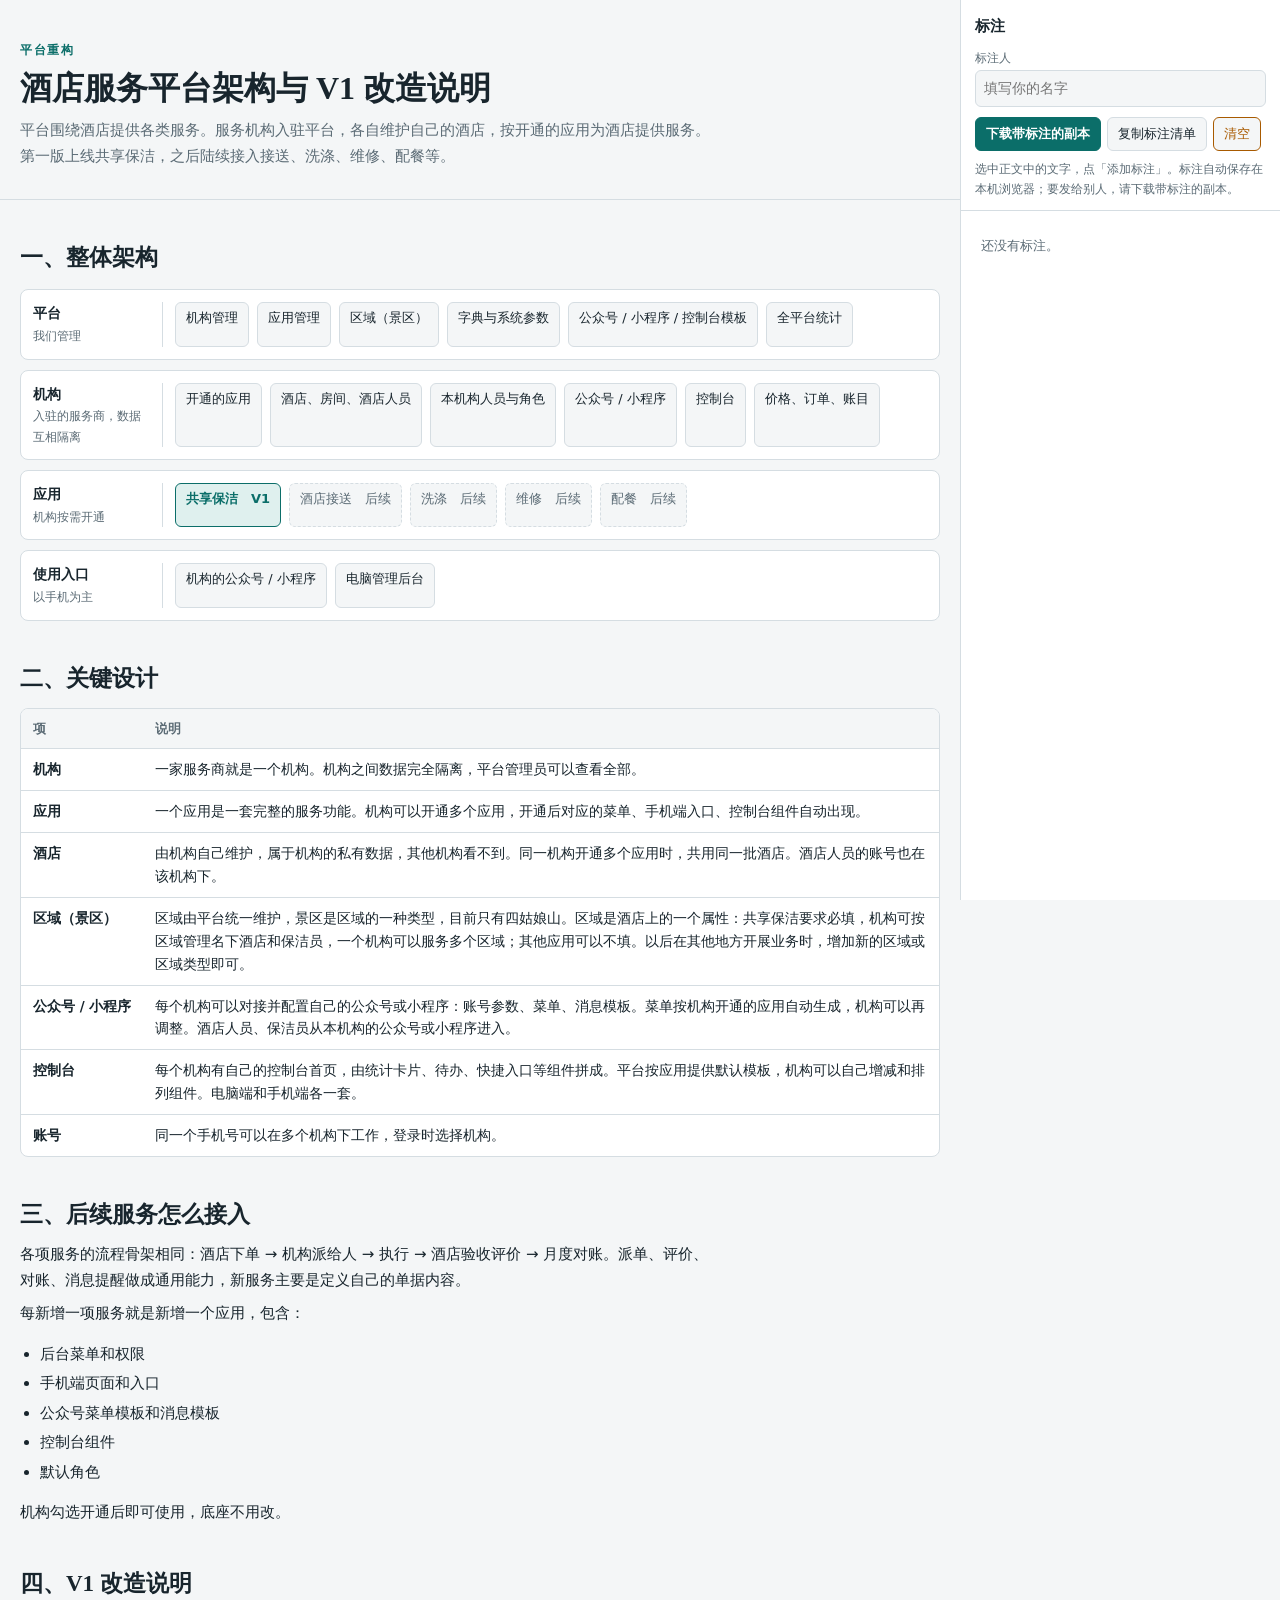
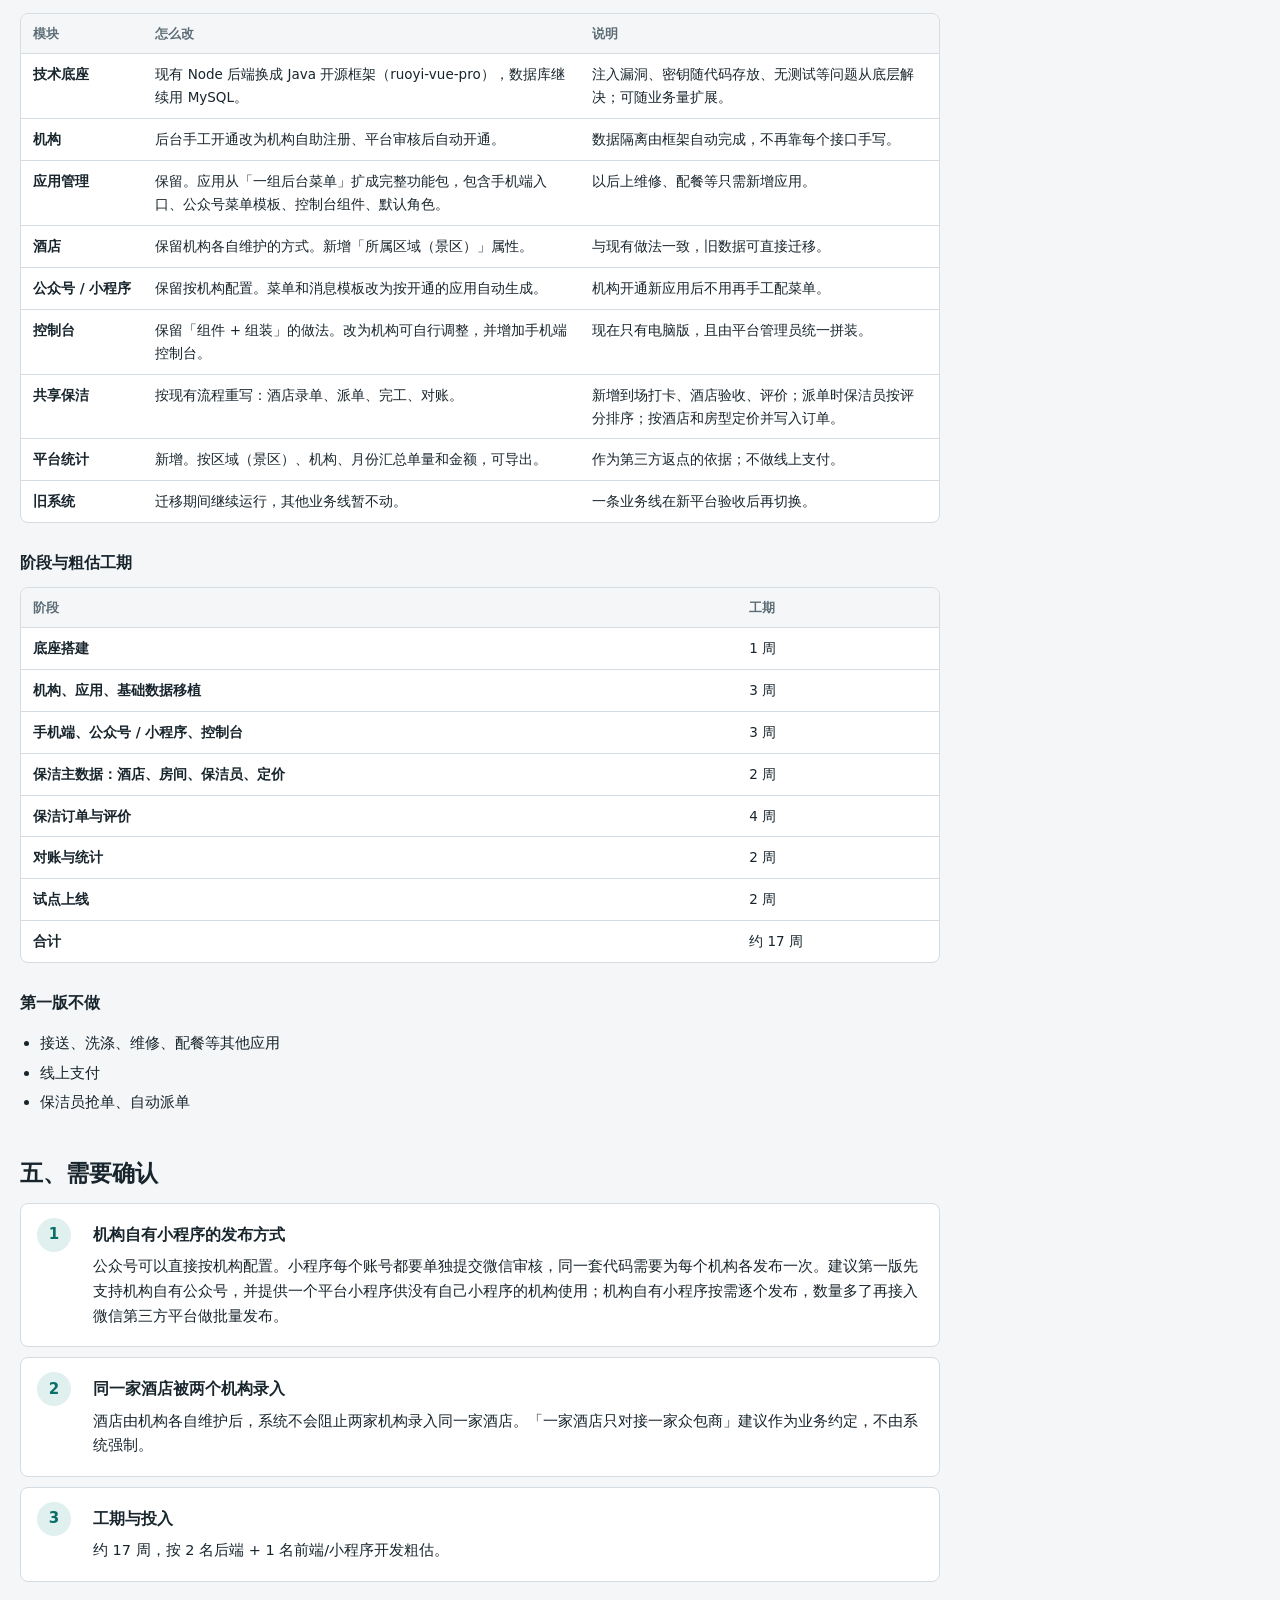
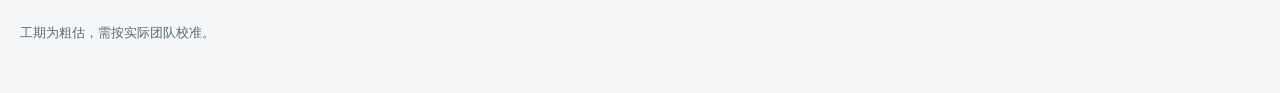
<file: docs/酒店服务平台架构与V1改造说明-可标注.html>
<!DOCTYPE html>
<html lang="zh-CN" data-doc-id="hotel-platform-v1" data-rev="0">
<head>
<meta charset="utf-8">
<meta name="viewport" content="width=device-width, initial-scale=1">
<title>酒店服务平台架构与V1改造说明</title>
<style>
:root{--paper:#f4f6f7;--surface:#fff;--ink:#18252d;--muted:#5b6b75;--line:#d5dde2;--accent:#0b6e69;--accent-soft:#dff0ee;--warn:#a85a00;--warn-soft:#fbeeda;
--font-body:"PingFang SC","Hiragino Sans GB","Microsoft YaHei","Noto Sans SC",system-ui,sans-serif;--font-display:"Songti SC","STSong","Noto Serif SC","SimSun",serif}
@media (prefers-color-scheme:dark){:root:not([data-theme="light"]){color-scheme:dark;--paper:#11181c;--surface:#19232a;--ink:#e6edf0;--muted:#9aa9b2;--line:#2e3c45;--accent:#58c2b9;--accent-soft:#16332f;--warn:#e9a657;--warn-soft:#3a2a12}}
:root[data-theme="dark"]{color-scheme:dark;--paper:#11181c;--surface:#19232a;--ink:#e6edf0;--muted:#9aa9b2;--line:#2e3c45;--accent:#58c2b9;--accent-soft:#16332f;--warn:#e9a657;--warn-soft:#3a2a12}
*{box-sizing:border-box}body{margin:0;background:var(--paper);color:var(--ink);font-family:var(--font-body);font-size:15px;line-height:1.7;font-variant-numeric:tabular-nums}
.wrap{max-width:980px;margin:0 auto;padding:0 20px}header{padding:40px 0 22px;border-bottom:1px solid var(--line)}
.eyebrow{font-size:12px;letter-spacing:.14em;color:var(--accent);font-weight:600}
h1{font-family:var(--font-display);font-size:32px;line-height:1.25;margin:8px 0 10px;text-wrap:balance}
h2{font-family:var(--font-display);font-size:23px;margin:38px 0 8px}h3{font-size:16px;margin:26px 0 10px}
p{margin:8px 0;max-width:46em}.lede{color:var(--muted)}
.grid{display:grid;gap:14px;grid-template-columns:repeat(auto-fit,minmax(240px,1fr))}
.card{background:var(--surface);border:1px solid var(--line);border-radius:8px;padding:14px 16px}.card h4{margin:0 0 4px;font-size:15px}.card p{margin:0;font-size:13.5px;color:var(--muted)}
.tablebox{overflow-x:auto;background:var(--surface);border:1px solid var(--line);border-radius:8px;margin:10px 0}
table{border-collapse:collapse;width:100%;font-size:13.5px;min-width:600px}th,td{text-align:left;padding:9px 12px;border-bottom:1px solid var(--line);vertical-align:top}
th{font-weight:600;color:var(--muted);font-size:12.5px;background:var(--paper)}tr:last-child td{border-bottom:0}
ul{padding-left:20px;max-width:46em}li{margin:4px 0}
.rule{background:var(--surface);border:1px solid var(--line);border-radius:8px;padding:14px 16px;display:grid;grid-template-columns:44px 1fr;gap:4px 12px;margin:10px 0}
.rule .n{grid-row:1/4;width:34px;height:34px;border-radius:50%;background:var(--accent-soft);color:var(--accent);display:grid;place-items:center;font-weight:700}
.rule h4{margin:4px 0 2px;font-size:15.5px}.rule .do{font-size:14.5px}.rule .why{font-size:13.5px;color:var(--muted)}
.tag{display:inline-block;font-size:12px;padding:0 8px;border-radius:999px;border:1px solid var(--accent);color:var(--accent);margin-left:8px;font-weight:400;white-space:nowrap;vertical-align:1px}
.tag.later{border-color:var(--warn);color:var(--warn);border-style:dashed}
.closing{border-left:4px solid var(--warn);background:var(--warn-soft);padding:12px 16px;border-radius:0 8px 8px 0;margin:14px 0}
footer{padding:30px 0 50px;color:var(--muted);font-size:12.5px}
.layers{display:grid;gap:10px;margin:12px 0}.layer{display:grid;grid-template-columns:130px 1fr;gap:12px;background:var(--surface);border:1px solid var(--line);border-radius:8px;padding:12px}
.layer .name{font-weight:600;font-size:14px;border-right:1px solid var(--line);padding-right:10px}.layer .name small{display:block;font-weight:400;color:var(--muted);font-size:12px}
.chips{display:flex;flex-wrap:wrap;gap:8px}.chip{border:1.5px solid var(--line);border-radius:6px;padding:4px 10px;font-size:13px;background:var(--paper)}
.chip.v1{border-color:var(--accent);background:var(--accent-soft);color:var(--accent);font-weight:600}.chip.later{border-style:dashed;color:var(--muted)}
@media (max-width:560px){.layer{grid-template-columns:1fr}.layer .name{border-right:0;border-bottom:1px solid var(--line);padding:0 0 6px}}
td:first-child{font-weight:600;white-space:nowrap}
/* 标注功能 */
mark.anno{background:var(--warn-soft);color:inherit;border-bottom:2px solid var(--warn);cursor:pointer;padding:1px 0}
mark.anno.flash{outline:2px solid var(--accent);outline-offset:2px}
.anno-panel{position:fixed;top:0;right:0;bottom:0;width:320px;background:var(--surface);border-left:1px solid var(--line);display:flex;flex-direction:column;z-index:20;font-size:13.5px}
.anno-panel header{padding:14px 14px 10px;border-bottom:1px solid var(--line)}
.anno-panel h2{font-family:var(--font-body);font-size:15px;margin:0 0 8px;border:0;padding:0}
.anno-panel label{display:block;font-size:12px;color:var(--muted);margin-bottom:2px}
.anno-panel input,.anno-pop textarea{width:100%;font:inherit;color:var(--ink);background:var(--paper);border:1px solid var(--line);border-radius:6px;padding:6px 8px}
.anno-panel input:focus-visible,.anno-pop textarea:focus-visible,.anno-btn:focus-visible{outline:2px solid var(--accent);outline-offset:1px}
.anno-actions{display:flex;flex-wrap:wrap;gap:6px;margin-top:10px}
.anno-btn{font:inherit;font-size:13px;border:1px solid var(--line);background:var(--paper);color:var(--ink);border-radius:6px;padding:5px 10px;cursor:pointer}
.anno-btn.primary{background:var(--accent);border-color:var(--accent);color:var(--surface);font-weight:600}
.anno-btn.danger{color:var(--warn);border-color:var(--warn)}
.anno-list{overflow-y:auto;flex:1;padding:8px 10px;margin:0;list-style:none}
.anno-list li{border:1px solid var(--line);border-radius:8px;padding:8px 10px;margin:8px 0;cursor:pointer;max-width:none}
.anno-list li:hover{border-color:var(--accent)}
.anno-list .q{color:var(--muted);border-left:3px solid var(--warn);padding-left:8px;font-size:12.5px}
.anno-list .t{margin-top:4px;white-space:pre-wrap;word-break:break-word}
.anno-list .m{margin-top:4px;font-size:12px;color:var(--muted)}
.anno-empty{color:var(--muted);padding:14px;font-size:13px}
.anno-hint{font-size:12px;color:var(--muted);margin-top:8px}
.anno-add{position:fixed;z-index:30;display:none}
.anno-pop{position:fixed;z-index:31;display:none;width:300px;background:var(--surface);border:1px solid var(--line);border-radius:8px;padding:12px;box-shadow:0 6px 24px rgba(0,0,0,.18)}
.anno-pop textarea{height:92px;resize:vertical}
.anno-toast{position:fixed;left:50%;bottom:24px;transform:translateX(-50%);background:var(--ink);color:var(--paper);padding:8px 14px;border-radius:6px;font-size:13px;z-index:40;display:none}
@media (min-width:1100px){body{padding-right:320px}}
@media (max-width:1099px){.anno-panel{position:static;width:auto;border-left:0;border-top:1px solid var(--line);max-height:none}.anno-list{max-height:none}}
@media print{.anno-panel,.anno-add,.anno-pop,.anno-toast{display:none!important}body{padding-right:0}}
</style>
</head>
<body>
<header><div class="wrap"><div class="eyebrow">平台重构</div><h1>酒店服务平台架构与 V1 改造说明</h1><p class="lede">平台围绕酒店提供各类服务。服务机构入驻平台，各自维护自己的酒店，按开通的应用为酒店提供服务。第一版上线共享保洁，之后陆续接入接送、洗涤、维修、配餐等。</p></div></header>
<main class="wrap">
<h2>一、整体架构</h2><div class="layers">
<div class="layer"><div class="name">平台<small>我们管理</small></div><div class="chips"><span class="chip ">机构管理</span><span class="chip ">应用管理</span><span class="chip ">区域（景区）</span><span class="chip ">字典与系统参数</span><span class="chip ">公众号 / 小程序 / 控制台模板</span><span class="chip ">全平台统计</span></div></div>
<div class="layer"><div class="name">机构<small>入驻的服务商，数据互相隔离</small></div><div class="chips"><span class="chip ">开通的应用</span><span class="chip ">酒店、房间、酒店人员</span><span class="chip ">本机构人员与角色</span><span class="chip ">公众号 / 小程序</span><span class="chip ">控制台</span><span class="chip ">价格、订单、账目</span></div></div>
<div class="layer"><div class="name">应用<small>机构按需开通</small></div><div class="chips"><span class="chip v1">共享保洁　V1</span><span class="chip later">酒店接送　后续</span><span class="chip later">洗涤　后续</span><span class="chip later">维修　后续</span><span class="chip later">配餐　后续</span></div></div>
<div class="layer"><div class="name">使用入口<small>以手机为主</small></div><div class="chips"><span class="chip ">机构的公众号 / 小程序</span><span class="chip ">电脑管理后台</span></div></div>
</div><h2>二、关键设计</h2><div class="tablebox"><table><tr><th>项</th><th>说明</th></tr><tr><td>机构</td><td>一家服务商就是一个机构。机构之间数据完全隔离，平台管理员可以查看全部。</td></tr><tr><td>应用</td><td>一个应用是一套完整的服务功能。机构可以开通多个应用，开通后对应的菜单、手机端入口、控制台组件自动出现。</td></tr><tr><td>酒店</td><td>由机构自己维护，属于机构的私有数据，其他机构看不到。同一机构开通多个应用时，共用同一批酒店。酒店人员的账号也在该机构下。</td></tr><tr><td>区域（景区）</td><td>区域由平台统一维护，景区是区域的一种类型，目前只有四姑娘山。区域是酒店上的一个属性：共享保洁要求必填，机构可按区域管理名下酒店和保洁员，一个机构可以服务多个区域；其他应用可以不填。以后在其他地方开展业务时，增加新的区域或区域类型即可。</td></tr><tr><td>公众号 / 小程序</td><td>每个机构可以对接并配置自己的公众号或小程序：账号参数、菜单、消息模板。菜单按机构开通的应用自动生成，机构可以再调整。酒店人员、保洁员从本机构的公众号或小程序进入。</td></tr><tr><td>控制台</td><td>每个机构有自己的控制台首页，由统计卡片、待办、快捷入口等组件拼成。平台按应用提供默认模板，机构可以自己增减和排列组件。电脑端和手机端各一套。</td></tr><tr><td>账号</td><td>同一个手机号可以在多个机构下工作，登录时选择机构。</td></tr></table></div>
<h2>三、后续服务怎么接入</h2><p>各项服务的流程骨架相同：酒店下单 → 机构派给人 → 执行 → 酒店验收评价 → 月度对账。派单、评价、对账、消息提醒做成通用能力，新服务主要是定义自己的单据内容。</p><p>每新增一项服务就是新增一个应用，包含：</p><ul><li>后台菜单和权限</li><li>手机端页面和入口</li><li>公众号菜单模板和消息模板</li><li>控制台组件</li><li>默认角色</li></ul><p>机构勾选开通后即可使用，底座不用改。</p>
<h2>四、V1 改造说明</h2><div class="tablebox"><table><tr><th>模块</th><th>怎么改</th><th>说明</th></tr><tr><td>技术底座</td><td>现有 Node 后端换成 Java 开源框架（ruoyi-vue-pro），数据库继续用 MySQL。</td><td>注入漏洞、密钥随代码存放、无测试等问题从底层解决；可随业务量扩展。</td></tr><tr><td>机构</td><td>后台手工开通改为机构自助注册、平台审核后自动开通。</td><td>数据隔离由框架自动完成，不再靠每个接口手写。</td></tr><tr><td>应用管理</td><td>保留。应用从「一组后台菜单」扩成完整功能包，包含手机端入口、公众号菜单模板、控制台组件、默认角色。</td><td>以后上维修、配餐等只需新增应用。</td></tr><tr><td>酒店</td><td>保留机构各自维护的方式。新增「所属区域（景区）」属性。</td><td>与现有做法一致，旧数据可直接迁移。</td></tr><tr><td>公众号 / 小程序</td><td>保留按机构配置。菜单和消息模板改为按开通的应用自动生成。</td><td>机构开通新应用后不用再手工配菜单。</td></tr><tr><td>控制台</td><td>保留「组件 + 组装」的做法。改为机构可自行调整，并增加手机端控制台。</td><td>现在只有电脑版，且由平台管理员统一拼装。</td></tr><tr><td>共享保洁</td><td>按现有流程重写：酒店录单、派单、完工、对账。</td><td>新增到场打卡、酒店验收、评价；派单时保洁员按评分排序；按酒店和房型定价并写入订单。</td></tr><tr><td>平台统计</td><td>新增。按区域（景区）、机构、月份汇总单量和金额，可导出。</td><td>作为第三方返点的依据；不做线上支付。</td></tr><tr><td>旧系统</td><td>迁移期间继续运行，其他业务线暂不动。</td><td>一条业务线在新平台验收后再切换。</td></tr></table></div>
<h3>阶段与粗估工期</h3><div class="tablebox"><table><tr><th>阶段</th><th>工期</th></tr><tr><td>底座搭建</td><td>1 周</td></tr><tr><td>机构、应用、基础数据移植</td><td>3 周</td></tr><tr><td>手机端、公众号 / 小程序、控制台</td><td>3 周</td></tr><tr><td>保洁主数据：酒店、房间、保洁员、定价</td><td>2 周</td></tr><tr><td>保洁订单与评价</td><td>4 周</td></tr><tr><td>对账与统计</td><td>2 周</td></tr><tr><td>试点上线</td><td>2 周</td></tr><tr><td>合计</td><td>约 17 周</td></tr></table></div>
<h3>第一版不做</h3><ul><li>接送、洗涤、维修、配餐等其他应用</li><li>线上支付</li><li>保洁员抢单、自动派单</li></ul>
<h2>五、需要确认</h2><div class="rule"><div class="n">1</div><h4>机构自有小程序的发布方式</h4><div class="do">公众号可以直接按机构配置。小程序每个账号都要单独提交微信审核，同一套代码需要为每个机构各发布一次。建议第一版先支持机构自有公众号，并提供一个平台小程序供没有自己小程序的机构使用；机构自有小程序按需逐个发布，数量多了再接入微信第三方平台做批量发布。</div></div><div class="rule"><div class="n">2</div><h4>同一家酒店被两个机构录入</h4><div class="do">酒店由机构各自维护后，系统不会阻止两家机构录入同一家酒店。「一家酒店只对接一家众包商」建议作为业务约定，不由系统强制。</div></div><div class="rule"><div class="n">3</div><h4>工期与投入</h4><div class="do">约 17 周，按 2 名后端 + 1 名前端/小程序开发粗估。</div></div>
</main>
<footer><div class="wrap">工期为粗估，需按实际团队校准。</div></footer>
<script>
(function () {
  var root = document.documentElement, main = document.querySelector('main');
  var KEY = 'anno:' + root.dataset.docId, NAME_KEY = 'anno:author';
  function ls(k, v) { try { if (v === undefined) return localStorage.getItem(k); localStorage.setItem(k, v); } catch (e) { return null; } }
  // 恢复本机上次的标注（仅当比文件内嵌的更新时）
  try { var s = JSON.parse(ls(KEY) || 'null'); if (s && s.rev > Number(root.dataset.rev || 0)) main.innerHTML = s.html; } catch (e) {}
  function el(tag, cls, text) { var n = document.createElement(tag); if (cls) n.className = cls; if (text != null) n.textContent = text; return n; }
  function ui(n) { n.setAttribute('data-anno-ui', ''); return n; }

  var panel = ui(el('aside', 'anno-panel')); panel.setAttribute('aria-label', '标注');
  var head = el('header'); head.appendChild(el('h2', '', '标注'));
  var lab = el('label', '', '标注人'); lab.setAttribute('for', 'anno-author'); head.appendChild(lab);
  var author = el('input'); author.id = 'anno-author'; author.placeholder = '填写你的名字'; author.value = ls(NAME_KEY) || ''; head.appendChild(author);
  author.addEventListener('input', function () { ls(NAME_KEY, author.value); });
  var actions = el('div', 'anno-actions');
  var bSave = el('button', 'anno-btn primary', '下载带标注的副本'), bCopy = el('button', 'anno-btn', '复制标注清单'), bClear = el('button', 'anno-btn danger', '清空');
  [bSave, bCopy, bClear].forEach(function (b) { b.type = 'button'; actions.appendChild(b); });
  head.appendChild(actions);
  head.appendChild(el('div', 'anno-hint', '选中正文中的文字，点「添加标注」。标注自动保存在本机浏览器；要发给别人，请下载带标注的副本。'));
  var list = el('ul', 'anno-list'); panel.appendChild(head); panel.appendChild(list); document.body.appendChild(panel);
  var addBtn = ui(el('button', 'anno-btn primary anno-add', '添加标注')); addBtn.type = 'button'; document.body.appendChild(addBtn);
  var pop = ui(el('div', 'anno-pop')); var ta = el('textarea'); ta.id = 'anno-note'; ta.placeholder = '写下意见（可留空，只做高亮）';
  var popAct = el('div', 'anno-actions'); var pOk = el('button', 'anno-btn primary', '保存'), pDel = el('button', 'anno-btn danger', '删除'), pCancel = el('button', 'anno-btn', '关闭');
  [pOk, pDel, pCancel].forEach(function (b) { b.type = 'button'; popAct.appendChild(b); });
  pop.appendChild(ta); pop.appendChild(popAct); document.body.appendChild(pop);
  var toast = ui(el('div', 'anno-toast')); document.body.appendChild(toast);
  function say(t) { toast.textContent = t; toast.style.display = 'block'; clearTimeout(say.t); say.t = setTimeout(function () { toast.style.display = 'none'; }, 2200); }

  function marks(id) { return main.querySelectorAll('mark.anno[data-id="' + id + '"]'); }
  function ids() { var seen = [], all = main.querySelectorAll('mark.anno'); for (var i = 0; i < all.length; i++) { var d = all[i].dataset.id; if (seen.indexOf(d) < 0) seen.push(d); } return seen; }
  function info(id) { var m = marks(id), q = ''; for (var i = 0; i < m.length; i++) q += m[i].textContent; return { first: m[0], quote: q.replace(/\s+/g, ' ').trim(), note: m[0].dataset.note || '', author: m[0].dataset.author || '', time: m[0].dataset.time || '' }; }
  function persist() { ls(KEY, JSON.stringify({ rev: Date.now(), html: main.innerHTML })); render(); }
  function render() {
    list.textContent = ''; var all = ids();
    if (!all.length) { list.appendChild(el('li', 'anno-empty', '还没有标注。')); list.firstChild.style.cursor = 'default'; list.firstChild.style.border = '0'; return; }
    all.forEach(function (id, i) {
      var a = info(id), li = el('li'); li.tabIndex = 0;
      li.appendChild(el('div', 'q', (i + 1) + '. ' + (a.quote.length > 70 ? a.quote.slice(0, 70) + '…' : a.quote)));
      if (a.note) li.appendChild(el('div', 't', a.note));
      li.appendChild(el('div', 'm', [a.author || '未署名', a.time].filter(Boolean).join(' · ')));
      function go() { a.first.scrollIntoView({ block: 'center' }); var m = marks(id); for (var k = 0; k < m.length; k++) m[k].classList.add('flash'); setTimeout(function () { for (var k = 0; k < m.length; k++) m[k].classList.remove('flash'); }, 1200); openEditor(id); }
      li.addEventListener('click', go); li.addEventListener('keydown', function (e) { if (e.key === 'Enter') go(); });
      list.appendChild(li);
    });
  }
  function wrap(range, id) {
    var nodes = [], w = document.createTreeWalker(main, NodeFilter.SHOW_TEXT), n;
    while ((n = w.nextNode())) { if (range.intersectsNode(n) && n.nodeValue.trim() && !(n.parentNode.closest && n.parentNode.closest('mark.anno'))) nodes.push(n); }
    var made = 0;
    nodes.forEach(function (node) {
      var s = node === range.startContainer ? range.startOffset : 0, e = node === range.endContainer ? range.endOffset : node.nodeValue.length;
      if (e <= s) return;
      var mid = node.splitText(s); mid.splitText(e - s);
      if (!mid.nodeValue.trim()) return;
      var m = document.createElement('mark'); m.className = 'anno'; m.dataset.id = id;
      mid.parentNode.insertBefore(m, mid); m.appendChild(mid); made++;
    });
    return made;
  }
  function remove(id) { var m = marks(id); for (var i = 0; i < m.length; i++) { var p = m[i].parentNode; while (m[i].firstChild) p.insertBefore(m[i].firstChild, m[i]); p.removeChild(m[i]); p.normalize(); } }
  var editing = null;
  function place(box, rect) { box.style.display = 'block'; var w = box.offsetWidth, h = box.offsetHeight; var x = Math.min(Math.max(8, rect.left), innerWidth - w - 8), y = rect.bottom + 8; if (y + h > innerHeight - 8) y = Math.max(8, rect.top - h - 8); box.style.left = x + 'px'; box.style.top = y + 'px'; }
  function openEditor(id) { editing = id; var a = info(id); ta.value = a.note; place(pop, a.first.getBoundingClientRect()); ta.focus(); }
  function closeEditor() { pop.style.display = 'none'; editing = null; }
  pOk.addEventListener('click', function () { if (!editing) return; var a = info(editing); a.first.dataset.note = ta.value.trim(); if (!a.first.dataset.author) a.first.dataset.author = author.value.trim(); closeEditor(); persist(); });
  pDel.addEventListener('click', function () { if (!editing) return; remove(editing); closeEditor(); persist(); });
  pCancel.addEventListener('click', closeEditor);

  var pending = null;
  function checkSelection() {
    var sel = getSelection(); addBtn.style.display = 'none'; pending = null;
    if (!sel || sel.isCollapsed || !sel.rangeCount) return;
    var r = sel.getRangeAt(0); if (!main.contains(r.commonAncestorContainer) && r.commonAncestorContainer !== main) return;
    if (!sel.toString().trim()) return;
    pending = r.cloneRange(); var rects = r.getClientRects(); place(addBtn, rects[rects.length - 1] || r.getBoundingClientRect());
  }
  document.addEventListener('mouseup', function (e) { if (e.target.closest && e.target.closest('[data-anno-ui]')) return; setTimeout(checkSelection, 0); });
  document.addEventListener('touchend', function () { setTimeout(checkSelection, 0); });
  document.addEventListener('keyup', function (e) { if (e.shiftKey || e.key === 'Shift') setTimeout(checkSelection, 0); });
  addBtn.addEventListener('mousedown', function (e) { e.preventDefault(); });
  addBtn.addEventListener('click', function () {
    if (!pending) return; var id = 'a' + Date.now().toString(36) + Math.floor(Math.random() * 1e4).toString(36);
    var made = wrap(pending, id); addBtn.style.display = 'none'; getSelection().removeAllRanges(); pending = null;
    if (!made) { say('这段文字已经标注过了'); return; }
    var f = marks(id)[0]; f.dataset.author = author.value.trim(); var d = new Date(); function p(x) { return (x < 10 ? '0' : '') + x; }
    f.dataset.time = d.getFullYear() + '-' + p(d.getMonth() + 1) + '-' + p(d.getDate()) + ' ' + p(d.getHours()) + ':' + p(d.getMinutes());
    persist(); openEditor(id);
  });
  main.addEventListener('click', function (e) { var m = e.target.closest && e.target.closest('mark.anno'); if (m && getSelection().isCollapsed) openEditor(m.dataset.id); });

  function listText() { return ids().map(function (id, i) { var a = info(id); return (i + 1) + '. 「' + a.quote + '」\n   ' + (a.note || '（仅高亮）') + '\n   —— ' + [a.author || '未署名', a.time].filter(Boolean).join(' '); }).join('\n\n'); }
  bCopy.addEventListener('click', function () {
    var t = listText(); if (!t) { say('还没有标注'); return; }
    function fallback() { var x = document.createElement('textarea'); x.value = t; document.body.appendChild(x); x.select(); var ok = false; try { ok = document.execCommand('copy'); } catch (e) {} document.body.removeChild(x); say(ok ? '已复制标注清单' : '复制失败，请手动选择复制'); }
    if (navigator.clipboard && navigator.clipboard.writeText) navigator.clipboard.writeText(t).then(function () { say('已复制标注清单'); }, fallback); else fallback();
  });
  var clearArmed = false;
  bClear.addEventListener('click', function () {
    if (!ids().length) { say('还没有标注'); return; }
    if (!clearArmed) { clearArmed = true; bClear.textContent = '再点一次确认清空'; setTimeout(function () { clearArmed = false; bClear.textContent = '清空'; }, 3000); return; }
    ids().forEach(remove); clearArmed = false; bClear.textContent = '清空'; closeEditor(); persist();
  });
  bSave.addEventListener('click', function () {
    closeEditor(); var c = root.cloneNode(true); c.dataset.rev = String(Date.now());
    var junk = c.querySelectorAll('[data-anno-ui]'); for (var i = 0; i < junk.length; i++) junk[i].parentNode.removeChild(junk[i]);
    var fl = c.querySelectorAll('mark.flash'); for (var j = 0; j < fl.length; j++) fl[j].classList.remove('flash');
    var blob = new Blob(['<!DOCTYPE html>\n' + c.outerHTML], { type: 'text/html;charset=utf-8' });
    var a = document.createElement('a');
    var d = new Date(); function p2(x) { return (x < 10 ? '0' : '') + x; }
    // 文件名只用英文和数字：部分浏览器对中文下载名会退回成无扩展名的默认名
    a.href = URL.createObjectURL(blob); a.download = root.dataset.docId + '-annotated-' + d.getFullYear() + p2(d.getMonth() + 1) + p2(d.getDate()) + '-' + p2(d.getHours()) + p2(d.getMinutes()) + '.html';
    document.body.appendChild(a);
    try { a.click(); say('已生成带标注的副本'); } catch (e) { say('当前环境不支持下载，请先把本文件保存到电脑后再打开'); }
    setTimeout(function () { URL.revokeObjectURL(a.href); document.body.removeChild(a); }, 1000);
  });
  render();
})();
</script>
</body>
</html>
</file>
<file: styles.css>
/* 麓商联商户积分系统 · 基础样式
 * 商户端的视觉全部由 :root 变量驱动，5 套风格（themes.css）只需覆盖变量和少量组件。
 * 默认风格「热汗」参照麓客热汗圈 LETS SWEAT（浅色）：米白底、墨黑描边倾斜卡片、
 * 荧光绿马克笔底条、橙红点缀、粗黑标题、窄体数字、等宽字距标签、错位阴影按钮。
 */
@font-face { font-family: "PressStart"; src: url("fonts/press-start-2p-latin.woff2") format("woff2"); font-display: swap; unicode-range: U+0000-00FF, U+2190-21FF, U+2600-26FF; }

:root {
  --bg: #ece9e0; --surface: #f6f4ee; --surface-2: #e3dfd3; --field: #f8f6f1;
  --ink: #141414; --ink-2: #4b473e; --muted: #8a8578;
  --line: #141414; --line-soft: #cbc6b8; --shadow: #b9b4a6;
  --accent: #ea5520; --accent-2: #c9431a; --accent-ink: #fff;
  --hl: #c8f04a; --hl-ink: #4f7a00;
  --dark: #141414; --dark-ink: #f2ede1; --dark-line: #3b3a35; --dark-muted: #9a9588;
  --sec-donation: #ea5520; --sec-synergy: #4f7a00; --sec-community: #1597a6;
  --bar-synergy: #c8f04a;

  --f-body: "Source Han Sans SC", "Noto Sans CJK SC", "PingFang SC", "HarmonyOS Sans SC", "Microsoft YaHei", sans-serif;
  --f-head: var(--f-body);
  --f-num: "Bebas Neue", "Oswald", Impact, "Haettenschweiler", "Arial Narrow Bold", "DIN Condensed", sans-serif;
  --f-mono: "JetBrains Mono", "SFMono-Regular", Menlo, Consolas, "Courier New", monospace;
  --head-w: 900; --head-ls: .02em; --ns: 1; --mono-ls: .22em;

  --r: 0px; --r-lg: 0px; --bw: 2px;
  --card-bd: var(--bw) solid var(--line);
  --card-sh: 4px 4px 0 var(--shadow);
  --t1: -.6deg; --t2: .5deg; --t3: -.25deg;
  --btn-bg: var(--ink); --btn-ink: #fff; --btn-bd: var(--line); --btn-sh: 4px 4px 0 var(--accent); --btn-r: 0px;
  --btn2-bg: var(--surface); --btn2-ink: var(--ink); --btn2-sh: 4px 4px 0 var(--hl);
  --nav-bg: var(--bg); --tab-bg: var(--surface); --tab-on: var(--ink); --tab-line: var(--ink);
  --phone-sh: 12px 14px 0 var(--hl);
}

* { box-sizing: border-box; margin: 0; padding: 0; -webkit-tap-highlight-color: transparent; }
html, body { height: 100%; }
body { font-family: var(--f-body); color: var(--ink); background: var(--bg); font-size: 14px; line-height: 1.55; -webkit-font-smoothing: antialiased; }
button, input, select, textarea { font: inherit; color: inherit; }
button { cursor: pointer; background: none; border: 0; }
a { color: inherit; text-decoration: none; }
img { max-width: 100%; display: block; }

/* ---------- 基础元素 ---------- */
.mono { font-family: var(--f-mono); letter-spacing: var(--mono-ls); font-size: 10px; color: var(--muted); text-transform: uppercase; }
.num { font-family: var(--f-num); font-weight: 400; letter-spacing: .01em; line-height: .95; }
.orange { color: var(--accent); }
.muted { color: var(--muted); }
.heavy { font-family: var(--f-head); font-weight: var(--head-w); letter-spacing: var(--head-ls); }
.marker { position: relative; display: inline-block; z-index: 0; }
.marker::after { content: ""; position: absolute; z-index: -1; left: -4px; right: -14px; bottom: .08em; height: .5em; background: var(--hl); transform: rotate(-1.6deg); transform-origin: left; }

.sec-head { display: flex; justify-content: space-between; align-items: center; gap: 10px; padding-bottom: 10px; border-bottom: 2px solid var(--line-soft); margin-bottom: 18px; }
.sec-head .mono b { color: var(--ink-2); font-weight: 600; }
.sec-head a, .sec-head .more { color: var(--ink-2); }
.sec-title { font-family: var(--f-head); font-size: 26px; font-weight: var(--head-w); line-height: 1.15; margin-bottom: 16px; letter-spacing: var(--head-ls); }

.card { position: relative; background: var(--surface); border: var(--card-bd); border-radius: var(--r); padding: 16px; box-shadow: var(--card-sh); }
.tilt > .card:nth-child(3n+1), .card.t1 { transform: rotate(var(--t1)); }
.tilt > .card:nth-child(3n+2), .card.t2 { transform: rotate(var(--t2)); }
.tilt > .card:nth-child(3n), .card.t3 { transform: rotate(var(--t3)); }
.idx { position: absolute; top: -9px; right: -7px; background: var(--accent-2); color: #fff; font-family: var(--f-mono); font-size: 10px; padding: 2px 6px; border: 1.5px solid var(--ink); letter-spacing: .05em; border-radius: var(--r); }

.btn {
  display: inline-flex; align-items: center; justify-content: center; gap: 6px;
  background: var(--btn-bg); color: var(--btn-ink); border: 2px solid var(--btn-bd); border-radius: var(--btn-r);
  padding: 9px 16px; font-weight: 800; letter-spacing: .06em; font-size: 14px;
  box-shadow: var(--btn-sh); transition: transform .12s, box-shadow .12s, opacity .12s; white-space: nowrap;
}
.btn:active { transform: translate(3px, 3px); box-shadow: none; }
.btn.green { background: var(--btn2-bg); color: var(--btn2-ink); box-shadow: var(--btn2-sh); }
.btn.ghost { background: transparent; box-shadow: none; border-color: var(--line-soft); color: var(--ink-2); }
.btn.sm { padding: 5px 10px; font-size: 12px; }
.btn.block { width: 100%; }
.btn[disabled] { opacity: .4; pointer-events: none; }

.chip { display: inline-flex; align-items: center; gap: 4px; font-size: 11px; padding: 1px 7px; border: 1.5px solid currentColor; border-radius: var(--r); font-weight: 700; letter-spacing: .04em; white-space: nowrap; line-height: 1.6; }
.chip.donation { color: var(--sec-donation); }
.chip.synergy { color: var(--sec-synergy); }
.chip.community { color: var(--sec-community); }
.chip.plain { color: var(--ink-2); border-color: var(--line-soft); }
.dot { width: 8px; height: 8px; display: inline-block; border-radius: var(--r); flex: none; }
.dot.donation { background: var(--sec-donation); }
.dot.synergy { background: var(--bar-synergy); outline: 1.5px solid var(--ink); outline-offset: -1.5px; }
.dot.community { background: var(--sec-community); }

.band { background: var(--hl); color: var(--ink); transform: rotate(-2deg); margin: 22px -30px; padding: 8px 0; overflow: hidden; white-space: nowrap; border-top: 2px solid var(--ink); border-bottom: 2px solid var(--ink); }
.band-track { display: inline-block; animation: marquee 22s linear infinite; font-weight: 800; font-size: 12px; letter-spacing: .3em; }
.band-track span { margin: 0 14px; }
.band-track i { font-style: normal; opacity: .7; }
@keyframes marquee { from { transform: translateX(0); } to { transform: translateX(-50%); } }

[data-fx] { position: relative; }
[data-fx]:not(.fx-done) .fx-line { opacity: 0; }
[data-fx] .fx-line { transition: opacity 1s ease; display: block; }
.fx-canvas { position: absolute; pointer-events: none; transition: opacity .9s ease; z-index: 2; }
.fxw { display: inline-block; position: relative; }
.num[data-fx] .fx-line, .fxw .fx-line { display: inline-block; }

.field { display: block; margin-bottom: 14px; }
.field > span { display: block; font-size: 12px; color: var(--ink-2); margin-bottom: 6px; font-weight: 700; }
.field input, .field select, .field textarea { width: 100%; background: var(--field); border: 2px solid var(--line-soft); border-radius: var(--r); padding: 10px 12px; outline: none; }
.field textarea { min-height: 80px; resize: vertical; }
.field input:focus, .field select:focus, .field textarea:focus { border-color: var(--ink); box-shadow: 3px 3px 0 var(--hl); }
.field .hint { font-size: 12px; color: var(--muted); margin-top: 6px; }
.row { display: flex; gap: 12px; }
.row > * { flex: 1; min-width: 0; }
.check { display: flex; gap: 8px; align-items: flex-start; font-size: 12px; color: var(--ink-2); margin: 4px 0 14px; }
.check input { margin-top: 3px; accent-color: var(--accent); }

.bar { height: 10px; background: var(--surface-2); border: 1.5px solid var(--line); border-radius: var(--r); display: flex; overflow: hidden; }
.bar > i { display: block; height: 100%; width: var(--w, 0); }
.bar > i.donation { background: var(--sec-donation); }
.bar > i.synergy { background: var(--bar-synergy); }
.bar > i.community { background: var(--sec-community); }
.bar > i.lv { background: var(--hl); }

.empty { text-align: center; color: var(--muted); padding: 28px 0; font-size: 13px; }
.toast { position: fixed; left: 50%; top: 40%; transform: translate(-50%, -50%); z-index: 999; background: var(--dark); color: var(--dark-ink); border: 2px solid var(--line); border-radius: var(--r); box-shadow: 4px 4px 0 var(--hl); padding: 12px 18px; font-weight: 700; max-width: 300px; text-align: center; animation: pop .2s ease; }
.screen .toast { position: absolute; }
@keyframes pop { from { transform: translate(-50%, -40%); opacity: 0; } }

.status { font-size: 11px; font-weight: 800; padding: 1px 6px; border: 1.5px solid; border-radius: var(--r); white-space: nowrap; }
.status.pending, .status.s-待处理, .status.new, .status.signed { color: #b07a00; }
.status.approved, .status.s-已完成, .status.active, .status.checked, .status.deal { color: var(--hl-ink); }
.status.rejected, .status.revoked, .status.off, .status.disabled, .status.invalid, .status.cancelled { color: var(--accent); }
.status.s-处理中, .status.contacted { color: var(--sec-community); }

.ava { width: 44px; height: 44px; flex: none; border-radius: 50%; display: inline-flex; align-items: center; justify-content: center; color: #fff; font-weight: 800; font-size: 16px; background: var(--c, var(--accent)); overflow: hidden; border: 2px solid var(--line); }
.ava img { width: 100%; height: 100%; object-fit: cover; }

/* ==========================================================
 *  商户端 · 小程序模拟外框
 * ========================================================== */
body.mp { background-color: #e2ded3; background-image: radial-gradient(rgba(20, 20, 20, .16) 1px, transparent 1.2px); background-size: 14px 14px; display: flex; align-items: center; justify-content: center; gap: 56px; min-height: 100vh; padding: 24px; }
.stage-note { max-width: 320px; color: #141414; font-family: "PingFang SC", "Microsoft YaHei", sans-serif; isolation: isolate; }
.stage-note h1 { font-size: 40px; font-weight: 900; line-height: 1.1; margin: 10px 0 18px; }
.stage-note p { color: #4b473e; font-size: 13px; margin-bottom: 10px; }
.stage-note .mono { color: #8a8578; }
.stage-note .marker::after { background: #c8f04a; }
.theme-pick { display: grid; gap: 8px; margin: 18px 0; }
.theme-pick button { display: flex; align-items: center; gap: 10px; padding: 8px 10px; border: 2px solid #141414; background: #f6f4ee; font-weight: 800; font-size: 13px; text-align: left; color: #141414; }
.theme-pick button.on { background: #141414; color: #fff; box-shadow: 4px 4px 0 #c8f04a; }
.theme-pick .sw { display: flex; flex: none; }
.theme-pick .sw i { width: 14px; height: 14px; display: block; border: 1px solid rgba(0, 0, 0, .25); }
.theme-pick small { font-weight: 500; opacity: .65; margin-left: auto; font-size: 11px; }
.stage-links { display: flex; gap: 12px; flex-wrap: wrap; }
.stage-links a { font-size: 13px; font-weight: 800; border: 2px solid #141414; padding: 8px 14px; background: #fff; box-shadow: 4px 4px 0 #c8f04a; color: #141414; }

.phone { width: 390px; height: 844px; border-radius: 48px; background: #000; padding: 12px; position: relative; flex: none; box-shadow: 0 0 0 2px #141414, var(--phone-sh), 0 30px 60px rgba(0, 0, 0, .25); }
.screen { width: 100%; height: 100%; border-radius: 38px; overflow: hidden; background: var(--bg); display: flex; flex-direction: column; position: relative; }
.statusbar { height: 44px; flex: none; display: flex; align-items: center; justify-content: space-between; padding: 0 26px 0 32px; font-size: 14px; font-weight: 700; background: var(--nav-bg); color: var(--ink); font-family: -apple-system, "PingFang SC", sans-serif; }
.statusbar .sig { display: flex; gap: 5px; align-items: center; }
.statusbar .batt { width: 24px; height: 11px; border: 1.5px solid currentColor; border-radius: 3px; padding: 1px; }
.statusbar .batt i { display: block; height: 100%; width: 72%; background: currentColor; border-radius: 1px; }
.navbar { height: 44px; flex: none; position: relative; display: flex; align-items: center; justify-content: center; border-bottom: 2px solid var(--line-soft); background: var(--nav-bg); color: var(--ink); z-index: 5; }
.navbar .title { font-weight: 800; font-size: 16px; letter-spacing: .04em; max-width: 200px; overflow: hidden; text-overflow: ellipsis; white-space: nowrap; }
.navbar .back { position: absolute; left: 6px; font-size: 26px; padding: 0 10px; display: none; line-height: 1; }
.capsule { position: absolute; right: 8px; top: 6px; width: 87px; height: 32px; border-radius: 16px; border: 1px solid rgba(0, 0, 0, .14); background: rgba(255, 255, 255, .6); display: flex; align-items: center; color: #141414; }
.capsule span { flex: 1; display: flex; justify-content: center; align-items: center; }
.capsule .sep { flex: none; width: 1px; height: 18px; background: rgba(0, 0, 0, .14); }
.capsule .dots { gap: 3px; }
.capsule .dots i { width: 4px; height: 4px; border-radius: 50%; background: currentColor; display: block; }
.capsule .dots i:nth-child(2) { width: 6px; height: 6px; }
.capsule .ring { width: 16px; height: 16px; border-radius: 50%; border: 2px solid currentColor; position: relative; }
.capsule .ring::after { content: ""; position: absolute; inset: 3px; border-radius: 50%; background: currentColor; }

.page { flex: 1; overflow-y: auto; overflow-x: hidden; padding: 18px 18px 28px; scrollbar-width: none; isolation: isolate; position: relative; }
.page::-webkit-scrollbar { display: none; }
.tabbar { flex: none; height: 78px; padding-bottom: 22px; display: flex; border-top: 2px solid var(--tab-line); background: var(--tab-bg); z-index: 5; }
.tabbar button { flex: 1; display: flex; flex-direction: column; align-items: center; justify-content: center; gap: 2px; font-size: 11px; color: var(--muted); font-weight: 700; transition: transform .2s; }
.tabbar svg { width: 22px; height: 22px; stroke: currentColor; fill: none; stroke-width: 2; stroke-linejoin: round; stroke-linecap: round; }
.tabbar button.on { color: var(--tab-on); }
.tabbar button.on svg { filter: drop-shadow(2px 2px 0 var(--hl)); animation: hop .45s cubic-bezier(.3, 1.6, .5, 1); }
@keyframes hop { 40% { transform: translateY(-5px); } }
.home-ind { position: absolute; bottom: 8px; left: 50%; transform: translateX(-50%); width: 134px; height: 5px; border-radius: 3px; background: var(--ink); opacity: .85; z-index: 50; }

/* ---------- 首页 · Hero（热汗风格；其他风格见 themes.css） ---------- */
.hero { position: relative; margin-bottom: 18px; isolation: isolate; }
.hero .brand-line { display: flex; justify-content: space-between; align-items: center; }
.hero-title { font-family: var(--f-head); font-size: 46px; font-weight: var(--head-w); line-height: 1.06; margin: 14px 0 10px; letter-spacing: .02em; }
.hero-title .fx-line:last-child { position: relative; }
.hero-band { position: absolute; left: -6px; right: -60px; bottom: 2px; height: 22px; background: var(--hl); transform: rotate(-2.2deg); z-index: -1; transform-origin: left center; animation: draw-band 1s cubic-bezier(.2, .8, .2, 1) 1.6s both; }
.hero-tag { font-family: var(--f-num); color: var(--accent); font-size: 22px; letter-spacing: .03em; display: flex; align-items: center; gap: 10px; }
.hero-tag::before { content: ""; width: 14px; height: 14px; border: 4px solid var(--ink); border-radius: 50%; }
.hero .dotgrid { position: absolute; right: -6px; top: 26px; width: 110px; height: 90px; z-index: -1; background-image: radial-gradient(rgba(20, 20, 20, .22) 1px, transparent 1.2px); background-size: 10px 10px; }
.hero-art { display: none; }

.store-line { display: flex; align-items: center; justify-content: space-between; gap: 10px; margin: 14px 0 0; padding: 10px 0; border-top: 2px dashed var(--line-soft); }
.store-line .name { font-size: 17px; font-weight: 900; }
.store-line .meta { font-size: 11px; color: var(--muted); }

/* 积分卡（深色） */
.points-card { position: relative; margin-top: 18px; padding: 18px 16px 16px; background: var(--dark); color: var(--dark-ink); border: 2px solid var(--line); border-radius: var(--r-lg); box-shadow: 6px 6px 0 var(--hl); transform: rotate(var(--t1)); }
.points-card .mono { color: var(--dark-muted); }
.points-card .big { font-size: calc(76px * var(--ns)); color: var(--hl); }
.points-card .big .fxw { text-shadow: 0 0 18px rgba(200, 240, 74, .25); }
.points-card .big small { font-size: 22px; color: var(--dark-ink); margin-left: 6px; font-family: var(--f-body); font-weight: 800; }
.points-card .stats { display: flex; border-top: 2px solid var(--dark-line); margin-top: 12px; padding-top: 12px; }
.points-card .stats > div { flex: 1; min-width: 0; }
.points-card .stats > div + div { border-left: 2px solid var(--dark-line); padding-left: 14px; }
.points-card .stats .num { font-size: calc(34px * var(--ns)); }
.points-card .stats .num em { font-style: normal; font-size: 18px; color: var(--accent); margin-left: 2px; }
.points-card .stats .lbl { font-size: 12px; font-weight: 800; margin-top: 4px; }
.points-card .lv-name { font-family: var(--f-head); font-size: 30px; font-weight: var(--head-w); color: var(--hl); line-height: 1.1; }
.points-card .lvbar { margin-top: 12px; }
.points-card .lvbar .bar { background: rgba(255, 255, 255, .1); border-color: var(--dark-line); }
.points-card .lvbar .mono { display: flex; justify-content: space-between; margin-top: 6px; letter-spacing: .1em; }
.fly { position: absolute; right: 18px; top: 40px; font-family: var(--f-num); font-size: calc(40px * var(--ns)); pointer-events: none; animation: fly 2.4s ease-out .4s both; z-index: 3; }
.fly.up { color: var(--hl); }
.fly.down { color: var(--accent); }
@keyframes fly { 0% { opacity: 0; transform: translateY(16px) scale(.7); } 20% { opacity: 1; transform: translateY(0) scale(1.1); } 70% { opacity: 1; } 100% { opacity: 0; transform: translateY(-46px) scale(1); } }

.guest-card { margin-top: 18px; padding: 18px 16px; background: var(--dark); color: var(--dark-ink); border: 2px solid var(--line); border-radius: var(--r-lg); box-shadow: 6px 6px 0 var(--hl); }
.guest-card h3 { font-family: var(--f-head); font-size: 22px; font-weight: var(--head-w); line-height: 1.25; }
.guest-card p { font-size: 12px; color: var(--dark-muted); margin: 6px 0 14px; }
.guest-card .btn { background: var(--hl); color: #141414; border-color: var(--hl); box-shadow: none; }
.hero-actions { display: flex; gap: 14px; margin-top: 22px; }
.hero-actions .btn { flex: 1; }
.block { margin-top: 30px; }

/* 轮播图 */
.carousel { position: relative; margin-top: 26px; border: var(--card-bd); border-radius: var(--r-lg); overflow: hidden; box-shadow: var(--card-sh); background: var(--surface-2); }
.slides { display: flex; transition: transform .6s cubic-bezier(.2, .8, .2, 1); }
.slide { flex: 0 0 100%; position: relative; aspect-ratio: 16 / 9; cursor: pointer; }
.slide img { width: 100%; height: 100%; object-fit: cover; }
.slide .cap { position: absolute; left: 0; right: 0; bottom: 0; padding: 26px 14px 12px; color: #fff; background: linear-gradient(transparent, rgba(0, 0, 0, .62)); }
.slide .cap b { display: block; font-size: 16px; font-weight: 900; font-family: var(--f-head); }
.slide .cap small { font-size: 11px; opacity: .9; }
.cdots { position: absolute; right: 10px; top: 10px; display: flex; gap: 5px; }
.cdots i { width: 7px; height: 7px; background: rgba(255, 255, 255, .5); border-radius: 50%; transition: all .3s; }
.cdots i.on { background: #fff; width: 18px; border-radius: 4px; }

/* 首页三项统计 */
.stats3 { display: grid; grid-template-columns: repeat(3, 1fr); gap: 10px; margin-top: 22px; }
.stat { padding: 12px 10px 10px; text-align: left; background: var(--surface); border: var(--card-bd); border-radius: var(--r); box-shadow: var(--card-sh); position: relative; }
.stat .num { font-size: calc(30px * var(--ns)); display: block; overflow-wrap: anywhere; }
.stat .unit { font-size: 11px; font-weight: 800; color: var(--accent); }
.stat .lbl { font-size: 11px; font-weight: 700; color: var(--ink-2); margin-top: 4px; display: flex; justify-content: space-between; }
.stat .lbl i { font-style: normal; color: var(--muted); }

/* 快捷入口 */
.entries { display: grid; grid-template-columns: repeat(4, 1fr); gap: 10px; margin-top: 22px; }
.entry { display: flex; flex-direction: column; align-items: center; gap: 6px; font-size: 12px; font-weight: 800; color: var(--ink); }
.entry .ic { width: 52px; height: 52px; display: flex; align-items: center; justify-content: center; background: var(--surface); border: var(--card-bd); border-radius: var(--r); box-shadow: 3px 3px 0 var(--hl); }
.entry .ic svg { width: 24px; height: 24px; stroke: var(--ink); fill: none; stroke-width: 1.8; stroke-linecap: round; stroke-linejoin: round; }

/* 年度贡献值 */
.contrib-total { display: flex; align-items: baseline; gap: 10px; margin-bottom: 10px; }
.contrib-total .num { font-size: calc(56px * var(--ns)); }
.contrib-rows { margin-top: 14px; }
.contrib-row { display: flex; align-items: center; gap: 10px; padding: 9px 0; border-bottom: 1.5px dashed var(--line-soft); }
.contrib-row .nm { font-weight: 800; flex: 1; }
.contrib-row .en { font-family: var(--f-mono); font-size: 10px; color: var(--muted); letter-spacing: .2em; }
.contrib-row .num { font-size: calc(26px * var(--ns)); min-width: 50px; text-align: right; line-height: 1; }

/* 规则卡 */
.rule-cards { display: grid; gap: 18px; }
.rule-card h3 { font-family: var(--f-head); font-size: 20px; font-weight: var(--head-w); display: flex; align-items: center; gap: 8px; }
.rule-card .en { font-family: var(--f-mono); font-size: 10px; letter-spacing: .25em; color: var(--muted); margin-bottom: 4px; }
.rule-card .what { color: var(--ink-2); font-size: 13px; margin: 6px 0 10px; }
.rule-card ul { list-style: none; border-top: 1.5px solid var(--line-soft); padding-top: 8px; }
.rule-card li { font-size: 13px; padding: 3px 0 3px 16px; position: relative; }
.rule-card li::before { content: "✳"; position: absolute; left: 0; color: var(--accent); font-size: 10px; top: 6px; }
.rule-card .verify { font-size: 12px; color: var(--muted); margin-top: 8px; }
.rule-card .mine { display: flex; justify-content: space-between; align-items: baseline; margin-top: 10px; padding-top: 10px; border-top: 1.5px dashed var(--line-soft); font-size: 12px; font-weight: 700; }
.rule-card .mine .num { font-size: calc(28px * var(--ns)); }

/* 商圈面板 */
.panel-box { background: var(--surface); border: 2px solid var(--line); border-radius: var(--r-lg); padding: 16px; box-shadow: 5px 5px 0 var(--hl); isolation: isolate; }
.panel-box h3 { font-family: var(--f-head); color: var(--ink); font-size: 22px; font-weight: var(--head-w); line-height: 1.2; }
.panel-box h3 .marker::after { height: .42em; }
.metrics { display: grid; grid-template-columns: repeat(3, 1fr); margin: 14px 0 6px; border-top: 2px solid var(--line-soft); border-bottom: 2px solid var(--line-soft); }
.metrics > div { padding: 12px 0 10px; min-width: 0; }
.metrics > div + div { padding-left: 10px; border-left: 1.5px solid var(--line-soft); }
.metrics .num { font-size: calc(26px * var(--ns)); overflow-wrap: anywhere; display: block; }
.metrics .unit { color: var(--accent); font-weight: 800; font-size: 12px; }
.metrics .lbl { font-size: 11px; color: var(--ink-2); font-weight: 700; margin-top: 4px; }
.notices { list-style: none; }
.notices li { display: flex; gap: 10px; padding: 9px 0; border-bottom: 1.5px dashed var(--line-soft); font-size: 13px; }
.notices li:last-child { border-bottom: 0; }
.notices .n { font-family: var(--f-mono); color: var(--accent); font-size: 11px; padding-top: 2px; }
.live { display: inline-block; width: 7px; height: 7px; border-radius: 50%; background: var(--accent); margin-right: 8px; vertical-align: 1px; animation: live 1.6s infinite; }
@keyframes live { 0% { box-shadow: 0 0 0 0 rgba(234, 85, 32, .6); } 70% { box-shadow: 0 0 0 8px rgba(234, 85, 32, 0); } 100% { box-shadow: 0 0 0 0 rgba(234, 85, 32, 0); } }

/* 活动 */
.task-list { display: grid; gap: 16px; }
.task .top { display: flex; gap: 6px; flex-wrap: wrap; margin-bottom: 8px; }
.task h4 { font-family: var(--f-head); font-size: 16px; font-weight: var(--head-w); line-height: 1.35; }
.task .desc { font-size: 12px; color: var(--ink-2); margin: 6px 0 10px; }
.task .foot { display: flex; align-items: flex-end; justify-content: space-between; gap: 10px; border-top: 1.5px solid var(--line-soft); padding-top: 10px; }
.task .pts { min-width: 0; }
.task .pts .num { font-size: calc(24px * var(--ns)); color: var(--ink); }
.task .verify { font-size: 11px; color: var(--muted); }
.filters { display: flex; gap: 8px; overflow-x: auto; margin-bottom: 18px; scrollbar-width: none; }
.filters::-webkit-scrollbar { display: none; }
.filters button { flex: none; border: 2px solid var(--line-soft); border-radius: var(--btn-r); padding: 5px 12px; font-size: 12px; font-weight: 800; color: var(--ink-2); }
.filters button.on { border-color: var(--ink); background: var(--ink); color: var(--bg); box-shadow: 3px 3px 0 var(--accent); }

/* 商学院 */
.course { display: flex; gap: 12px; }
.course .date { flex: none; width: 58px; text-align: center; border: var(--card-bd); border-radius: var(--r); padding: 6px 0; background: var(--bg); align-self: flex-start; }
.course .date .num { font-size: calc(30px * var(--ns)); display: block; }
.course .date small { font-size: 10px; font-weight: 800; color: var(--accent); }
.course .body { flex: 1; min-width: 0; }
.course h4 { font-family: var(--f-head); font-size: 15px; font-weight: var(--head-w); line-height: 1.35; }
.course .meta { font-size: 11px; color: var(--muted); margin: 4px 0 8px; }
.course .acts { display: flex; justify-content: space-between; align-items: center; gap: 8px; }
.seats { font-size: 11px; font-weight: 800; color: var(--ink-2); }
.mentor { display: flex; gap: 12px; align-items: center; }
.mentor b { font-family: var(--f-head); font-size: 16px; font-weight: var(--head-w); }
.mentor .t { font-size: 12px; color: var(--ink-2); }
.mentor p { font-size: 12px; color: var(--muted); margin-top: 4px; }
.past { padding: 0; overflow: hidden; }
.past img { width: 100%; aspect-ratio: 16 / 8; object-fit: cover; border-bottom: var(--card-bd); }
.past .in { padding: 12px 14px; }
.past h4 { font-family: var(--f-head); font-size: 15px; font-weight: var(--head-w); }
.past p { font-size: 12px; color: var(--ink-2); margin-top: 4px; }
.seg { display: flex; border: 2px solid var(--line); border-radius: var(--btn-r); margin-bottom: 18px; overflow: hidden; }
.seg button { flex: 1; padding: 8px 0; font-weight: 800; font-size: 13px; color: var(--ink-2); }
.seg button + button { border-left: 2px solid var(--line); }
.seg button.on { background: var(--ink); color: var(--bg); }

/* 兑换 */
.reward-list { display: grid; gap: 14px; }
.reward { display: flex; gap: 12px; align-items: center; cursor: pointer; }
.reward .body { flex: 1; min-width: 0; }
.reward h4 { font-family: var(--f-head); font-size: 15px; font-weight: var(--head-w); }
.reward .sub { font-size: 11px; color: var(--muted); }
.reward .state { font-size: 12px; font-weight: 800; margin-top: 4px; }
.reward .cost { text-align: right; flex: none; }
.reward .cost .num { font-size: calc(28px * var(--ns)); color: var(--ink); }
.ok-text { color: var(--hl-ink); }
.lack-text { color: var(--accent); }
.mall-grid { display: grid; grid-template-columns: 1fr 1fr; gap: 16px 12px; }
.mall-card { display: flex; flex-direction: column; padding: 12px; }
.mall-card .cover { height: 84px; margin: -12px -12px 10px; border-bottom: var(--card-bd); background: repeating-linear-gradient(-45deg, var(--surface-2) 0 8px, var(--surface) 8px 16px); display: flex; align-items: flex-end; justify-content: space-between; padding: 8px; border-radius: var(--r) var(--r) 0 0; }
.mall-card .cover .num { font-size: calc(40px * var(--ns)); color: var(--ink); opacity: .9; }
.mall-card h4 { font-family: var(--f-head); font-size: 14px; font-weight: var(--head-w); line-height: 1.3; }
.mall-card .sub { font-size: 11px; color: var(--muted); margin: 4px 0 8px; flex: 1; }
.mall-card .cost { display: flex; align-items: baseline; justify-content: space-between; margin-bottom: 10px; }
.mall-card .cost .num { font-size: calc(26px * var(--ns)); color: var(--ink); }

/* 工作人员 */
.staff-strip { display: flex; gap: 12px; overflow-x: auto; padding: 4px 4px 10px; margin: 0 -4px; scrollbar-width: none; }
.staff-strip::-webkit-scrollbar { display: none; }
.staff-card { flex: 0 0 150px; text-align: left; }
.staff-card b { display: block; font-family: var(--f-head); font-size: 15px; font-weight: var(--head-w); margin-top: 8px; }
.staff-card .t { font-size: 11px; color: var(--accent); font-weight: 800; }
.staff-card p { font-size: 11px; color: var(--muted); margin-top: 4px; line-height: 1.45; }
.staff-row { display: flex; gap: 12px; align-items: center; }
.staff-row .info { flex: 1; min-width: 0; }
.staff-row b { font-family: var(--f-head); font-size: 15px; font-weight: var(--head-w); }
.staff-row .t { font-size: 11px; color: var(--accent); font-weight: 800; margin-left: 6px; }
.staff-row p { font-size: 12px; color: var(--ink-2); margin-top: 2px; }
.staff-row .acts { display: flex; flex-direction: column; gap: 8px; }

/* 关于我们 · 遇到问题找谁 */
.topics { display: flex; flex-wrap: wrap; gap: 8px; }
.topics button { border: 2px solid var(--line-soft); border-radius: var(--btn-r); padding: 6px 12px; font-size: 12px; font-weight: 800; color: var(--ink-2); background: var(--surface); }
.topics button.on { border-color: var(--ink); background: var(--ink); color: var(--bg); box-shadow: 3px 3px 0 var(--hl); }
.contact { margin-top: 14px; }
.contact .tel { font-family: var(--f-num); font-size: calc(26px * var(--ns)); margin: 8px 0; display: block; }
.contact .acts { display: flex; gap: 10px; }

/* 合作留资 */
.lead-box { background: var(--dark); color: var(--dark-ink); border: 2px solid var(--line); border-radius: var(--r-lg); padding: 18px 16px; box-shadow: 6px 6px 0 var(--accent); }
.lead-box h3 { font-family: var(--f-head); font-size: 24px; font-weight: var(--head-w); line-height: 1.2; }
.lead-box > p { font-size: 12px; color: var(--dark-muted); margin: 6px 0 16px; }
.lead-box .field > span { color: var(--dark-ink); }
.lead-box .field input, .lead-box .field select, .lead-box .field textarea { background: rgba(255, 255, 255, .06); border-color: var(--dark-line); color: var(--dark-ink); }
.lead-box .field select option { color: #141414; }
.lead-box .check { color: var(--dark-muted); }
.lead-box .btn { background: var(--hl); color: #141414; border-color: var(--hl); box-shadow: none; }
.lead-box .mono { color: var(--dark-muted); }
.lead-done { text-align: center; padding: 24px 0 10px; }
.lead-done .num { font-size: calc(48px * var(--ns)); color: var(--hl); }

/* 流水 / 列表 */
.ledger { list-style: none; }
.ledger li { display: flex; align-items: center; gap: 10px; padding: 11px 0; border-bottom: 1.5px dashed var(--line-soft); }
.ledger .t { flex: 1; min-width: 0; }
.ledger .t b { display: block; font-size: 14px; font-weight: 800; white-space: nowrap; overflow: hidden; text-overflow: ellipsis; }
.ledger .t small { font-size: 11px; color: var(--muted); display: flex; gap: 6px; align-items: center; margin-top: 2px; flex-wrap: wrap; }
.ledger .v { font-family: var(--f-num); font-size: calc(24px * var(--ns)); }
.ledger .v.plus { color: var(--hl-ink); }
.ledger .v.minus { color: var(--accent); }

/* 我的 */
.me-head { display: flex; gap: 14px; align-items: center; margin-bottom: 18px; }
.me-head .ava { width: 58px; height: 58px; font-size: 22px; }
.me-head b { font-family: var(--f-head); font-size: 20px; font-weight: var(--head-w); display: block; }
.me-head small { color: var(--muted); font-size: 12px; }
.menu { border: var(--card-bd); border-radius: var(--r-lg); background: var(--surface); box-shadow: var(--card-sh); overflow: hidden; }
.menu-item { display: flex; align-items: center; justify-content: space-between; gap: 10px; padding: 14px 16px; width: 100%; text-align: left; font-weight: 800; font-size: 14px; }
.menu-item + .menu-item { border-top: 1.5px dashed var(--line-soft); }
.menu-item small { font-weight: 600; color: var(--muted); font-size: 12px; }
.menu-item::after { content: "›"; color: var(--muted); font-size: 20px; line-height: 1; margin-left: 4px; }
.menu-item .r { margin-left: auto; }
.theme-list { display: grid; grid-template-columns: 1fr 1fr; gap: 10px; }
.theme-list button { padding: 10px; text-align: left; font-weight: 800; font-size: 13px; border: var(--card-bd); border-radius: var(--r); background: var(--surface); }
.theme-list button.on { outline: 3px solid var(--accent); outline-offset: 1px; }
.theme-list .sw { display: flex; margin-bottom: 6px; }
.theme-list .sw i { flex: 1; height: 14px; display: block; }

.footer-note { margin-top: 30px; text-align: center; padding: 18px 0 6px; border-top: 2px solid var(--line-soft); }
.footer-note .mono { margin-top: 10px; display: block; letter-spacing: .1em; }

/* 弹层 */
.mask { position: absolute; inset: 0; background: rgba(0, 0, 0, .55); z-index: 80; display: flex; align-items: flex-end; animation: fade .2s; }
@keyframes fade { from { opacity: 0; } }
.sheet { width: 100%; max-height: 88%; overflow-y: auto; background: var(--bg); color: var(--ink); border-top: 2px solid var(--line); border-radius: var(--r-lg) var(--r-lg) 0 0; padding: 18px 18px 34px; animation: up .25s ease; }
@keyframes up { from { transform: translateY(40px); opacity: .3; } }
.sheet-head { display: flex; justify-content: space-between; align-items: center; margin-bottom: 14px; }
.sheet-head h3 { font-family: var(--f-head); font-size: 20px; font-weight: var(--head-w); }
.sheet-head .x { font-size: 22px; color: var(--muted); padding: 0 4px; }
.upload { border: 2px dashed var(--line-soft); border-radius: var(--r); padding: 14px; text-align: center; color: var(--muted); font-size: 12px; cursor: pointer; display: block; }
.upload img { max-height: 120px; margin: 0 auto 6px; }
.code-row { display: flex; gap: 10px; }
.code-row input { flex: 1; min-width: 0; }
.code-row .btn { flex: none; }
.demo-tip { font-size: 12px; background: var(--hl); color: #141414; padding: 6px 10px; border-radius: var(--r); margin-bottom: 14px; font-weight: 700; }

/* 绑定门店 */
.bind-list { display: grid; gap: 10px; margin: 12px 0 20px; }
.bind-item { display: flex; align-items: center; justify-content: space-between; text-align: left; width: 100%; padding: 12px 14px; }
.bind-item b { font-size: 15px; font-weight: 900; display: block; }
.bind-item small { color: var(--muted); font-size: 11px; }
.bind-item.on { border-color: var(--accent); box-shadow: 4px 4px 0 var(--accent); }
.steps { display: flex; gap: 6px; margin-bottom: 18px; }
.steps i { flex: 1; height: 5px; background: var(--line-soft); border-radius: 3px; }
.steps i.on { background: var(--accent); }

/* ==========================================================
 *  动效
 * ========================================================== */
.rv { opacity: 0; translate: 0 22px; transition: opacity .6s ease var(--d, 0s), translate .7s cubic-bezier(.2, .8, .2, 1) var(--d, 0s); }
.rv.in { opacity: 1; translate: 0 0; }
.rv.no-anim, .rv.no-anim > i { transition: none !important; }
.bar.rv > i { width: 0; transition: width 1.4s cubic-bezier(.2, .8, .2, 1) calc(var(--d, 0s) + .25s); }
.bar.rv.in > i { width: var(--w); }
.marker::after { animation: draw .8s cubic-bezier(.2, .8, .2, 1) .25s both; }
@keyframes draw { from { transform: rotate(-1.6deg) scaleX(0); } to { transform: rotate(-1.6deg) scaleX(1); } }
@keyframes draw-band { from { transform: rotate(-2.2deg) scaleX(0); } to { transform: rotate(-2.2deg) scaleX(1); } }
.band { animation: band-in .9s cubic-bezier(.2, .8, .2, 1) both; }
@keyframes band-in { from { clip-path: inset(0 100% 0 0); } to { clip-path: inset(0 0 0 0); } }
.fx-burst { position: absolute; inset: 0; pointer-events: none; z-index: 120; }

/* ==========================================================
 *  运营后台（固定使用「热汗」风格）
 * ========================================================== */
body.admin { min-height: 100vh; }
.a-top { position: sticky; top: 0; z-index: 20; background: var(--bg); border-bottom: 2px solid var(--line); height: 64px; display: flex; align-items: center; padding: 0 28px; gap: 14px; }
.a-top .logo { font-size: 20px; font-weight: 900; letter-spacing: .04em; }
.a-top .grow { flex: 1; }
.a-top .who { font-size: 13px; font-weight: 800; display: flex; align-items: center; gap: 8px; }
.a-top .who .chip { font-size: 10px; }
.a-wrap { display: flex; max-width: 1400px; margin: 0 auto; }
.a-side { width: 214px; flex: none; padding: 22px 16px; position: sticky; top: 64px; align-self: flex-start; height: calc(100vh - 64px); overflow-y: auto; border-right: 2px solid var(--line-soft); }
.a-side button { display: flex; width: 100%; align-items: center; gap: 10px; padding: 10px 12px; margin-bottom: 4px; font-weight: 800; font-size: 14px; color: var(--ink-2); border: 2px solid transparent; text-align: left; }
.a-side button .mono { color: var(--accent); letter-spacing: .05em; font-size: 11px; }
.a-side button:hover { color: var(--ink); }
.a-side button.on { border-color: var(--line); background: var(--surface); color: var(--ink); box-shadow: 4px 4px 0 var(--accent); }
.a-side .badge { margin-left: auto; background: var(--accent); color: #fff; font-family: var(--f-mono); font-size: 10px; padding: 0 6px; }
.a-side .grp { font-family: var(--f-mono); font-size: 10px; letter-spacing: .2em; color: var(--muted); margin: 14px 12px 6px; }
.a-main { flex: 1; min-width: 0; padding: 28px 34px 80px; isolation: isolate; }
.a-title { font-size: 40px; font-weight: 900; line-height: 1.1; margin: 4px 0 20px; letter-spacing: .02em; }
.a-title .marker::after { height: .42em; }
.a-grid { display: grid; gap: 20px; }
.a-grid.c2 { grid-template-columns: 1fr 1fr; }
.a-grid.c3 { grid-template-columns: repeat(3, 1fr); }
.a-grid.c4 { grid-template-columns: repeat(4, 1fr); }
.a-sub { font-size: 18px; font-weight: 900; margin: 28px 0 12px; display: flex; align-items: center; justify-content: space-between; gap: 10px; }
.a-tabs { display: flex; gap: 8px; margin-bottom: 6px; flex-wrap: wrap; }
.a-tabs button { border: 2px solid var(--line-soft); padding: 6px 14px; font-weight: 800; font-size: 13px; color: var(--ink-2); }
.a-tabs button.on { border-color: var(--ink); background: var(--ink); color: #fff; box-shadow: 3px 3px 0 var(--accent); }
.kpi .num { font-size: 52px; }
.kpi .num em { font-style: normal; color: var(--accent); font-size: 22px; margin-left: 2px; }
.kpi .lbl { font-weight: 800; margin-top: 6px; }
table.tbl { width: 100%; border-collapse: collapse; background: var(--surface); border: 2px solid var(--line); }
.tbl th { text-align: left; font-family: var(--f-mono); font-size: 10px; letter-spacing: .18em; color: var(--muted); font-weight: 500; padding: 11px 12px; border-bottom: 2px solid var(--line); white-space: nowrap; }
.tbl td { padding: 11px 12px; border-bottom: 1.5px dashed var(--line-soft); vertical-align: middle; font-size: 13px; }
.tbl tr:last-child td { border-bottom: 0; }
.tbl td .num { font-size: 24px; }
.tbl .ops { display: flex; gap: 10px; flex-wrap: nowrap; }
.tbl input.inline { width: 70px; background: var(--field); border: 2px solid var(--line-soft); padding: 4px 6px; }
.tbl .thumb { width: 44px; height: 44px; object-fit: cover; border: 1.5px solid var(--line); cursor: zoom-in; }
.tbl .thumb.wide { width: 96px; height: 54px; }
.tbl small { color: var(--muted); }
.tbl tr.me td { background: rgba(200, 240, 74, .18); }
.a-modal { position: fixed; inset: 0; background: rgba(0, 0, 0, .65); z-index: 100; display: flex; align-items: center; justify-content: center; padding: 20px; animation: fade .2s; }
.a-modal .card { width: 540px; max-width: 100%; max-height: 90vh; overflow: auto; padding: 24px; background: var(--bg); box-shadow: 8px 8px 0 var(--accent); }
.a-modal h3 { font-size: 24px; font-weight: 900; margin-bottom: 18px; }
.a-modal .acts { display: flex; justify-content: flex-end; gap: 14px; margin-top: 8px; }
.pw-show { font-family: var(--f-mono); font-size: 26px; letter-spacing: .12em; background: var(--hl); padding: 10px 14px; border: 2px solid var(--line); margin: 10px 0 14px; text-align: center; user-select: all; }
.dist { display: grid; gap: 14px; }
.dist-row { display: grid; grid-template-columns: 120px 1fr 80px; gap: 12px; align-items: center; }
.dist-row .bar { height: 18px; }
.dist-row .num { font-size: 28px; text-align: right; }
.metric-edit { display: grid; grid-template-columns: 1fr 1fr 80px; gap: 10px; margin-bottom: 10px; }
.metric-edit input { background: var(--field); border: 2px solid var(--line-soft); padding: 8px 10px; outline: none; min-width: 0; }
.denied { text-align: center; padding: 60px 20px; }
.denied .num { font-size: 80px; color: var(--accent); }
/* 后台登录 */
.a-login { min-height: 100vh; display: flex; align-items: center; justify-content: center; padding: 20px; background-image: radial-gradient(rgba(20, 20, 20, .16) 1px, transparent 1.2px); background-size: 14px 14px; }
.a-login form { width: 400px; max-width: 100%; background: var(--surface); border: 2px solid var(--line); padding: 30px 28px; box-shadow: 8px 8px 0 var(--hl); }
.a-login h1 { font-size: 34px; font-weight: 900; line-height: 1.15; margin: 8px 0 20px; }
.a-login .err { color: var(--accent); font-size: 13px; font-weight: 700; min-height: 20px; margin-bottom: 8px; }
.a-login .demo { margin-top: 18px; font-size: 12px; color: var(--ink-2); border-top: 1.5px dashed var(--line-soft); padding-top: 12px; }
.a-login .demo code { font-family: var(--f-mono); background: var(--hl); padding: 0 4px; }

/* 响应式 */
@media (max-width: 520px) {
  body.mp { padding: 0; display: block; }
  .stage-note { display: none; }
  .phone { width: 100%; height: 100vh; height: 100dvh; border-radius: 0; padding: 0; box-shadow: none; }
  .screen { border-radius: 0; }
  .home-ind, .statusbar { display: none; }
  .tabbar { height: 60px; padding-bottom: env(safe-area-inset-bottom); }
}
@media (max-width: 960px) and (min-width: 521px) { .stage-note { display: none; } }
@media (max-width: 1000px) {
  .a-side { width: 74px; padding: 20px 8px; }
  .a-side button .t, .a-side .badge, .a-side .grp { display: none; }
  .a-grid.c4 { grid-template-columns: 1fr 1fr; }
  .a-grid.c3, .a-grid.c2 { grid-template-columns: 1fr; }
  .a-main { padding: 24px 18px 60px; }
}
@media (prefers-reduced-motion: reduce) {
  .rv { opacity: 1; translate: none; transition: none; }
  .bar.rv > i { width: var(--w); transition: none; }
  .marker::after, .hero-band, .live, .fly, .band, .tabbar button.on svg, .band-track { animation: none; }
}
.sec-head b i { font-style: normal; }
</file>
<file: themes.css>
/* 麓商联 · 商户端视觉风格（同一套页面结构，切换 html[data-theme]）
 * sweat  热汗（默认，styles.css）
 * ally   Ally：深海军蓝 + 琥珀，衬线大标题，吉祥物 + 对话气泡，药丸按钮
 * apple  Apple：浅灰留白、无描边大圆角、超大粗标题、蓝色胶囊按钮、毛玻璃导航
 * court  线描：奶油底、细线稿插画、拱形标题与拱顶卡片、海军蓝 + 橄榄 / 芥末点缀
 * pixel  像素：8-bit 游戏，像素字体数字、锯齿描边、分格进度条、扫描线
 * delaunay 晶格：参照 delaunay.jp，灰白底、细体大字、流动的德劳内三角渐变网、旋转环形按钮、浏览器窗口卡片
 */

/* ================= 2. Ally ================= */
[data-theme="ally"] {
  --bg: #f4f5f8; --surface: #fff; --surface-2: #eceef3; --field: #fff;
  --ink: #18181b; --ink-2: #3f3f46; --muted: #71717a; --line: #e4e4e7; --line-soft: #e4e4e7; --shadow: rgba(10, 20, 36, .08);
  --accent: #e08a12; --accent-2: #f0a623; --hl: #f0a623; --hl-ink: #b26b00;
  --dark: #0b1730; --dark-ink: #fff; --dark-line: #22325a; --dark-muted: #9aa6c2;
  --sec-donation: #e07b1a; --sec-synergy: #3b6fd8; --sec-community: #1f9a96; --bar-synergy: #3b6fd8;
  --f-head: "Roboto Slab", "Noto Serif SC", "Source Han Serif SC", "Songti SC", "STSong", Georgia, serif;
  --f-num: "Roboto Slab", Georgia, "Times New Roman", serif;
  --head-w: 700; --head-ls: 0; --mono-ls: .18em;
  --r: 16px; --r-lg: 20px; --bw: 1px; --card-bd: 1px solid #e7e7ec; --card-sh: 0 10px 28px rgba(10, 20, 36, .07);
  --t1: 0deg; --t2: 0deg; --t3: 0deg;
  --btn-bg: #f0a623; --btn-ink: #18181b; --btn-bd: #f0a623; --btn-sh: 0 6px 18px rgba(240, 166, 35, .45); --btn-r: 999px;
  --btn2-bg: transparent; --btn2-ink: #18181b; --btn2-sh: none;
  --nav-bg: #0b1730; --tab-bg: #fff; --tab-on: #e08a12; --tab-line: #e7e7ec;
  --phone-sh: 12px 14px 0 #f0a623;
}
[data-theme="ally"] .statusbar, [data-theme="ally"] .navbar { color: #fff; }
[data-theme="ally"] .navbar { border-bottom-color: #22325a; }
[data-theme="ally"] .capsule { background: rgba(255, 255, 255, .08); border-color: rgba(255, 255, 255, .2); color: #fff; }
[data-theme="ally"] .num { font-weight: 700; letter-spacing: -.01em; }
[data-theme="ally"] .mono { color: #b26b00; }
[data-theme="ally"] .sec-head { border-bottom: 0; padding-bottom: 0; margin-bottom: 14px; }
[data-theme="ally"] .sec-head .mono:first-child::before, [data-theme="ally"] .kicker::before { content: ""; display: inline-block; width: 22px; height: 1px; background: currentColor; vertical-align: middle; margin-right: 8px; }
[data-theme="ally"] .sec-head .mono b { color: #b26b00; }
[data-theme="ally"] .marker::after { height: .14em; bottom: -.06em; left: 0; right: 0; transform: none; animation-name: draw-flat; border-radius: 2px; }
@keyframes draw-flat { from { transform: scaleX(0); } to { transform: scaleX(1); } }
[data-theme="ally"] .idx { background: #f0a623; color: #18181b; border: 0; border-radius: 999px; top: -8px; right: 12px; padding: 2px 8px; }
[data-theme="ally"] .chip, [data-theme="ally"] .status { border-radius: 999px; }
[data-theme="ally"] .btn { font-weight: 700; letter-spacing: .02em; }
[data-theme="ally"] .btn.green { border-color: #d4d4d8; }
[data-theme="ally"] .btn.ghost { border-color: #d4d4d8; }
[data-theme="ally"] .band { background: #f0a623; color: #0b1730; transform: none; margin: 0 -18px 4px; border: 0; font-family: var(--f-mono); }
[data-theme="ally"] .band-track { font-size: 11px; letter-spacing: .2em; }
[data-theme="ally"] .dot { border-radius: 50%; }
[data-theme="ally"] .dot.synergy { outline: 0; }
[data-theme="ally"] .bar { border: 0; border-radius: 999px; background: #e4e6ee; }
[data-theme="ally"] .rule-card li::before { content: "✦"; color: #f0a623; }
[data-theme="ally"] .filters button, [data-theme="ally"] .topics button { border-color: #e4e4e7; background: #fff; }
[data-theme="ally"] .filters button.on, [data-theme="ally"] .topics button.on { background: #0b1730; border-color: #0b1730; color: #fff; box-shadow: none; }
[data-theme="ally"] .seg { border: 1px solid #e4e4e7; border-radius: 999px; background: #fff; padding: 3px; }
[data-theme="ally"] .seg button { border-radius: 999px; border: 0 !important; }
[data-theme="ally"] .seg button.on { background: #0b1730; color: #fff; }
[data-theme="ally"] .entry .ic { border-radius: 18px; box-shadow: 0 8px 20px rgba(10, 20, 36, .08); }
[data-theme="ally"] .entry .ic svg { stroke: #0b1730; }
[data-theme="ally"] .panel-box { background: #0b1730; color: #fff; border: 0; box-shadow: 0 16px 40px rgba(11, 23, 48, .3); background-image: radial-gradient(circle at 85% 0, rgba(240, 166, 35, .18), transparent 50%); }
[data-theme="ally"] .panel-box h3 { color: #fff; }
[data-theme="ally"] .panel-box .metrics, [data-theme="ally"] .panel-box .metrics > div + div, [data-theme="ally"] .panel-box .notices li { border-color: #22325a; }
[data-theme="ally"] .panel-box .num { color: #f0a623; }
[data-theme="ally"] .panel-box .lbl { color: #c7cfe0; }
[data-theme="ally"] .panel-box .mono { color: #f0a623; }
[data-theme="ally"] .lead-box { background: #f0a623; color: #18181b; border: 0; box-shadow: 0 18px 40px rgba(240, 166, 35, .35); }
[data-theme="ally"] .lead-box > p, [data-theme="ally"] .lead-box .check, [data-theme="ally"] .lead-box .mono { color: #5c3d00; }
[data-theme="ally"] .lead-box .field > span { color: #18181b; }
[data-theme="ally"] .lead-box .field input, [data-theme="ally"] .lead-box .field select, [data-theme="ally"] .lead-box .field textarea { background: #fff; border-color: transparent; color: #18181b; border-radius: 12px; }
[data-theme="ally"] .lead-box .btn { background: #0b1730; color: #fff; border-color: #0b1730; }
[data-theme="ally"] .lead-done .num { color: #0b1730; }
[data-theme="ally"] .field input, [data-theme="ally"] .field select, [data-theme="ally"] .field textarea { border-width: 1px; border-color: #d4d4d8; border-radius: 12px; }
[data-theme="ally"] .field input:focus, [data-theme="ally"] .field textarea:focus { box-shadow: 0 0 0 3px rgba(240, 166, 35, .3); border-color: #f0a623; }
/* Ally Hero：深蓝、网格、光晕、吉祥物 */
[data-theme="ally"] .hero-ally { margin: -18px -18px 0; padding: 22px 18px 24px; color: #fff; overflow: hidden;
  background: radial-gradient(circle at 78% 30%, rgba(240, 166, 35, .22), transparent 42%), radial-gradient(circle at 10% 0, #1f3a63, transparent 60%), #0b1730; }
[data-theme="ally"] .hero-ally::before { content: ""; position: absolute; inset: 0; z-index: -1; opacity: .25; background-image: linear-gradient(rgba(255, 255, 255, .06) 1px, transparent 1px), linear-gradient(90deg, rgba(255, 255, 255, .06) 1px, transparent 1px); background-size: 28px 28px; }
[data-theme="ally"] .kicker { font-family: var(--f-mono); font-size: 10px; letter-spacing: .2em; color: #f0a623; }
[data-theme="ally"] .hero-ally .hero-title { font-size: 29px; line-height: 1.2; margin: 14px 0 6px; max-width: 250px; }
[data-theme="ally"] .hero-ally .hero-title .fx-line:last-child { color: #f0a623; }
[data-theme="ally"] .mascot { position: absolute; right: 2px; top: 50px; width: 104px; animation: float 3.2s ease-in-out infinite; filter: drop-shadow(0 18px 24px rgba(0, 0, 0, .35)); }
@keyframes float { 50% { transform: translateY(-8px) rotate(-2deg); } }
[data-theme="ally"] .bubble { position: absolute; right: 100px; top: 132px; width: 160px; background: #fff; color: #18181b; font-size: 11px; line-height: 1.45; padding: 8px 10px; border-radius: 12px; box-shadow: 0 10px 24px rgba(0, 0, 0, .25); z-index: 2; animation: pop .4s ease 1.2s both; }
[data-theme="ally"] .bubble small { display: block; font-family: var(--f-mono); color: #e08a12; font-size: 9px; letter-spacing: .12em; margin-bottom: 2px; }
[data-theme="ally"] .bubble::after { content: ""; position: absolute; right: -6px; top: 18px; border: 6px solid transparent; border-left-color: #fff; border-right: 0; }
[data-theme="ally"] .hero-ally .store-line { border-top-color: #22325a; margin-top: 78px; }
[data-theme="ally"] .hero-ally .store-line .meta { color: #9aa6c2; }
[data-theme="ally"] .hero-ally .chip.plain { color: #f0a623; border-color: #f0a623; }
[data-theme="ally"] .points-card, [data-theme="ally"] .guest-card { background: rgba(255, 255, 255, .05); border: 1px solid #2a3c66; box-shadow: none; backdrop-filter: blur(6px); }
[data-theme="ally"] .hero-ally .guest-card { margin-top: 78px; }
[data-theme="ally"] .points-card .big { color: #f0a623; }
[data-theme="ally"] .points-card .big .fxw { text-shadow: 0 0 24px rgba(240, 166, 35, .35); }
[data-theme="ally"] .points-card .lv-name { color: #f0a623; }
[data-theme="ally"] .points-card .stats .num em { color: #f0a623; }
[data-theme="ally"] .points-card .lvbar .bar { border-radius: 999px; }
[data-theme="ally"] .guest-card .btn { background: #f0a623; border-color: #f0a623; box-shadow: 0 6px 18px rgba(240, 166, 35, .45); }
[data-theme="ally"] .hero-ally .btn.green { color: #fff; border-color: rgba(255, 255, 255, .35); }
[data-theme="ally"] .fly.up { color: #f0a623; }

/* ================= 3. Apple ================= */
[data-theme="apple"] {
  --bg: #f5f5f7; --surface: #fff; --surface-2: #e8e8ed; --field: #fff;
  --ink: #1d1d1f; --ink-2: #424245; --muted: #86868b; --line: #d2d2d7; --line-soft: #e8e8ed; --shadow: transparent;
  --accent: #0071e3; --accent-2: #0071e3; --hl: #0071e3; --hl-ink: #0071e3;
  --dark: #000; --dark-ink: #f5f5f7; --dark-line: #333336; --dark-muted: #a1a1a6;
  --sec-donation: #f56300; --sec-synergy: #0071e3; --sec-community: #30b0c7; --bar-synergy: #0071e3;
  --f-body: -apple-system, BlinkMacSystemFont, "SF Pro Text", "PingFang SC", "Helvetica Neue", "Microsoft YaHei", sans-serif;
  --f-head: -apple-system, BlinkMacSystemFont, "SF Pro Display", "PingFang SC", "Helvetica Neue", sans-serif;
  --f-num: -apple-system, BlinkMacSystemFont, "SF Pro Display", "Helvetica Neue", Arial, sans-serif;
  --f-mono: var(--f-body);
  --head-w: 700; --head-ls: -.02em; --mono-ls: 0;
  --r: 18px; --r-lg: 22px; --bw: 0px; --card-bd: 0 solid transparent; --card-sh: none;
  --t1: 0deg; --t2: 0deg; --t3: 0deg;
  --btn-bg: #0071e3; --btn-ink: #fff; --btn-bd: #0071e3; --btn-sh: none; --btn-r: 999px;
  --btn2-bg: #e8e8ed; --btn2-ink: #0071e3; --btn2-sh: none;
  --nav-bg: rgba(245, 245, 247, .82); --tab-bg: rgba(250, 250, 252, .9); --tab-on: #0071e3; --tab-line: #d2d2d7;
  --phone-sh: 0 0 0 transparent;
}
[data-theme="apple"] .navbar { border-bottom: .5px solid #d2d2d7; backdrop-filter: saturate(180%) blur(20px); }
[data-theme="apple"] .navbar .title { font-weight: 600; letter-spacing: 0; }
[data-theme="apple"] .tabbar { border-top-width: .5px; backdrop-filter: saturate(180%) blur(20px); }
[data-theme="apple"] .tabbar svg { stroke-width: 1.7; }
[data-theme="apple"] .tabbar button.on svg { filter: none; }
[data-theme="apple"] .num { font-weight: 600; letter-spacing: -.02em; line-height: 1.05; }
[data-theme="apple"] .mono { text-transform: none; font-size: 12px; font-weight: 500; }
[data-theme="apple"] .marker::after { display: none; }
[data-theme="apple"] .sec-head { border-bottom: 0; padding-bottom: 0; margin-bottom: 12px; }
[data-theme="apple"] .sec-head .mono:first-child { font-size: 22px; font-weight: 700; color: var(--ink); letter-spacing: -.02em; font-family: var(--f-head); }
[data-theme="apple"] .sec-head .mono b { display: none; }
[data-theme="apple"] .sec-head .more { font-size: 14px; color: #0071e3; }
[data-theme="apple"] .sec-title { font-size: 32px; }
[data-theme="apple"] .idx, [data-theme="apple"] .band, [data-theme="apple"] .rule-card .en { display: none; }
[data-theme="apple"] .card { padding: 20px; }
[data-theme="apple"] .btn { font-weight: 500; letter-spacing: 0; padding: 10px 20px; }
[data-theme="apple"] .btn.sm { padding: 6px 14px; }
[data-theme="apple"] .btn.ghost { background: #e8e8ed; color: #1d1d1f; border-color: #e8e8ed; }
[data-theme="apple"] .btn:active { transform: scale(.97); }
[data-theme="apple"] .chip { border: 0; border-radius: 999px; background: color-mix(in srgb, currentColor 12%, transparent); padding: 2px 9px; font-weight: 600; }
[data-theme="apple"] .chip.plain { color: #424245; background: #f0f0f2; }
[data-theme="apple"] .status { border: 0; border-radius: 999px; background: color-mix(in srgb, currentColor 12%, transparent); padding: 2px 8px; }
[data-theme="apple"] .dot { border-radius: 50%; }
[data-theme="apple"] .dot.synergy { outline: 0; }
[data-theme="apple"] .bar { border: 0; border-radius: 999px; background: #e8e8ed; }
[data-theme="apple"] .rule-card li::before { content: "•"; color: var(--muted); font-size: 14px; top: 2px; }
[data-theme="apple"] .rule-card ul, [data-theme="apple"] .task .foot, [data-theme="apple"] .rule-card .mine, [data-theme="apple"] .contrib-row, [data-theme="apple"] .ledger li, [data-theme="apple"] .notices li, [data-theme="apple"] .menu-item + .menu-item { border-style: solid; border-width: .5px 0 0; border-color: #e8e8ed; }
[data-theme="apple"] .contrib-row, [data-theme="apple"] .ledger li { border-width: 0 0 .5px; }
[data-theme="apple"] .filters button, [data-theme="apple"] .topics button { border: 0; background: #e8e8ed; color: #1d1d1f; font-weight: 500; }
[data-theme="apple"] .filters button.on, [data-theme="apple"] .topics button.on { background: #1d1d1f; color: #fff; box-shadow: none; }
[data-theme="apple"] .seg { border: 0; background: #e3e3e8; border-radius: 10px; padding: 2px; }
[data-theme="apple"] .seg button { border: 0 !important; border-radius: 8px; font-weight: 500; color: #1d1d1f; }
[data-theme="apple"] .seg button.on { background: #fff; color: #1d1d1f; box-shadow: 0 3px 8px rgba(0, 0, 0, .12); }
[data-theme="apple"] .entry { font-weight: 500; }
[data-theme="apple"] .entry .ic { border-radius: 50%; box-shadow: none; }
[data-theme="apple"] .entry .ic svg { stroke: #0071e3; stroke-width: 1.6; }
[data-theme="apple"] .stat .unit, [data-theme="apple"] .metrics .unit { color: var(--muted); font-weight: 500; }
[data-theme="apple"] .stat .lbl { font-weight: 500; }
[data-theme="apple"] .panel-box { border: 0; box-shadow: none; padding: 20px; }
[data-theme="apple"] .panel-box h3 { font-size: 26px; }
[data-theme="apple"] .metrics, [data-theme="apple"] .metrics > div + div { border-color: #e8e8ed; border-width: .5px; }
[data-theme="apple"] .live { background: #30d158; animation: none; }
[data-theme="apple"] .carousel { border: 0; }
[data-theme="apple"] .course .date { border: 0; background: #f5f5f7; border-radius: 14px; }
[data-theme="apple"] .course .date small { color: #f56300; }
[data-theme="apple"] .menu { border: 0; }
[data-theme="apple"] .menu-item { font-weight: 500; }
[data-theme="apple"] .ava { border: 0; }
[data-theme="apple"] .field input, [data-theme="apple"] .field select, [data-theme="apple"] .field textarea { border: 1px solid #d2d2d7; border-radius: 12px; }
[data-theme="apple"] .field input:focus, [data-theme="apple"] .field textarea:focus { border-color: #0071e3; box-shadow: 0 0 0 4px rgba(0, 113, 227, .18); }
[data-theme="apple"] .demo-tip { background: #e8f2fd; color: #0058b0; }
[data-theme="apple"] .toast { border: 0; box-shadow: 0 12px 30px rgba(0, 0, 0, .25); border-radius: 14px; background: rgba(29, 29, 31, .9); color: #fff; }
/* Apple Hero：居中超大标题 */
[data-theme="apple"] .hero-apple { text-align: center; padding-top: 14px; }
[data-theme="apple"] .eyebrow { color: #bf4800; font-weight: 600; font-size: 15px; }
[data-theme="apple"] .hero-apple .hero-title { font-size: 44px; line-height: 1.08; margin: 8px 0 12px; letter-spacing: -.03em; }
[data-theme="apple"] .hero-apple .hero-title .fx-line:last-child { background: linear-gradient(90deg, #0071e3, #bf5af2); -webkit-background-clip: text; background-clip: text; color: transparent; }
[data-theme="apple"] .lede { color: #6e6e73; font-size: 16px; line-height: 1.5; padding: 0 12px; }
[data-theme="apple"] .links { display: flex; justify-content: center; gap: 22px; margin: 14px 0 6px; }
[data-theme="apple"] .links a { color: #0071e3; font-size: 16px; cursor: pointer; }
[data-theme="apple"] .hero-apple .store-line { border-top: 0; text-align: left; margin-top: 18px; }
[data-theme="apple"] .points-card, [data-theme="apple"] .guest-card { text-align: left; border: 0; box-shadow: 0 20px 40px rgba(0, 0, 0, .12); border-radius: 26px; padding: 22px 20px; }
[data-theme="apple"] .points-card .big { color: #f5f5f7; }
[data-theme="apple"] .points-card .big .fx-line { background: linear-gradient(90deg, #2997ff, #bf5af2 60%, #ff9f0a); -webkit-background-clip: text; background-clip: text; color: transparent; }
[data-theme="apple"] .points-card .big .fxw { text-shadow: none; }
[data-theme="apple"] .points-card .lv-name { color: #f5f5f7; }
[data-theme="apple"] .points-card .stats, [data-theme="apple"] .points-card .stats > div + div { border-width: .5px; }
[data-theme="apple"] .points-card .stats .num em { color: #30d158; }
[data-theme="apple"] .points-card .lvbar .bar > i { background: linear-gradient(90deg, #2997ff, #bf5af2); }
[data-theme="apple"] .guest-card { background: #fff; color: #1d1d1f; }
[data-theme="apple"] .guest-card p, [data-theme="apple"] .guest-card .mono { color: #6e6e73; }
[data-theme="apple"] .guest-card .btn { background: #0071e3; color: #fff; border-color: #0071e3; }
[data-theme="apple"] .hero-apple .hero-actions { display: none; }
[data-theme="apple"] .lead-box { background: #fff; color: #1d1d1f; border: 0; box-shadow: none; }
[data-theme="apple"] .lead-box > p, [data-theme="apple"] .lead-box .check, [data-theme="apple"] .lead-box .mono { color: #6e6e73; }
[data-theme="apple"] .lead-box .field > span { color: #1d1d1f; }
[data-theme="apple"] .lead-box .field input, [data-theme="apple"] .lead-box .field select, [data-theme="apple"] .lead-box .field textarea { background: #f5f5f7; border-color: transparent; color: #1d1d1f; }
[data-theme="apple"] .lead-box .btn { background: #0071e3; color: #fff; border-color: #0071e3; }
[data-theme="apple"] .lead-done .num { color: #0071e3; }

/* ================= 4. 线描（参考图 1） ================= */
[data-theme="court"] {
  --bg: #f0ebe1; --surface: #f0ebe1; --surface-2: #e6dfd1; --field: #f7f3ea;
  --ink: #2b2b2b; --ink-2: #4a4a48; --muted: #8c8579; --line: #2f2f2f; --line-soft: #cfc6b6; --shadow: transparent;
  --accent: #1d3d5c; --accent-2: #1d3d5c; --hl: #e8b95c; --hl-ink: #5f7044;
  --dark: #1d3d5c; --dark-ink: #f0ebe1; --dark-line: #3a5876; --dark-muted: #b9c4cf;
  --sec-donation: #b8894f; --sec-synergy: #6d7f4f; --sec-community: #1d3d5c; --bar-synergy: #7f9160;
  --f-body: "Avenir Next", "Avenir", "PingFang SC", "Microsoft YaHei", sans-serif;
  --f-head: "Futura", "Avenir Next", "Century Gothic", "PingFang SC", sans-serif;
  --f-num: "Futura", "Avenir Next", "Century Gothic", "Trebuchet MS", sans-serif;
  --f-mono: "Futura", "Avenir Next", "Century Gothic", sans-serif;
  --head-w: 600; --head-ls: .04em; --mono-ls: .2em;
  --r: 0px; --r-lg: 0px; --bw: 1.2px; --card-bd: 1.2px solid #2f2f2f; --card-sh: none;
  --t1: 0deg; --t2: 0deg; --t3: 0deg;
  --btn-bg: #1d3d5c; --btn-ink: #f0ebe1; --btn-bd: #1d3d5c; --btn-sh: none; --btn-r: 999px;
  --btn2-bg: transparent; --btn2-ink: #1d3d5c; --btn2-sh: none;
  --nav-bg: #f0ebe1; --tab-bg: #f0ebe1; --tab-on: #1d3d5c; --tab-line: #2f2f2f;
  --phone-sh: 12px 14px 0 #e8b95c;
}
[data-theme="court"] .navbar { border-bottom: 1.2px solid #2f2f2f; }
[data-theme="court"] .navbar .title { color: #1d3d5c; letter-spacing: .2em; font-weight: 600; }
[data-theme="court"] .tabbar { border-top-width: 1.2px; }
[data-theme="court"] .tabbar svg { stroke-width: 1.4; }
[data-theme="court"] .tabbar button.on svg { filter: none; }
[data-theme="court"] .num { font-weight: 500; color: #1d3d5c; letter-spacing: .02em; }
[data-theme="court"] .sec-title, [data-theme="court"] h3, [data-theme="court"] h4, [data-theme="court"] .heavy { color: #1d3d5c; }
[data-theme="court"] .marker::after { height: .28em; bottom: .02em; transform: none; border-radius: 999px; animation-name: draw-flat; }
@keyframes draw-flat { from { transform: scaleX(0); } to { transform: scaleX(1); } }
[data-theme="court"] .sec-head { border-bottom: 1.2px solid #2f2f2f; }
[data-theme="court"] .sec-head .mono, [data-theme="court"] .sec-head .mono b { color: #1d3d5c; }
[data-theme="court"] .idx { background: #f0ebe1; color: #1d3d5c; border: 1.2px solid #2f2f2f; border-radius: 999px; }
[data-theme="court"] .btn { font-weight: 600; letter-spacing: .12em; border-width: 1.2px; }
[data-theme="court"] .btn.green, [data-theme="court"] .btn.ghost { border-color: #1d3d5c; color: #1d3d5c; }
[data-theme="court"] .chip { border-width: 1.2px; border-radius: 999px; font-weight: 600; }
[data-theme="court"] .status { border-width: 1.2px; border-radius: 999px; }
[data-theme="court"] .dot { border-radius: 50%; }
[data-theme="court"] .dot.synergy { outline-width: 1.2px; outline-offset: -1.2px; }
[data-theme="court"] .bar { border-width: 1.2px; border-radius: 999px; background: transparent; }
[data-theme="court"] .band { background: transparent; color: #1d3d5c; transform: none; margin: 18px -18px; border-width: 1.2px 0; border-color: #2f2f2f; }
[data-theme="court"] .band-track { font-weight: 600; font-size: 11px; letter-spacing: .4em; }
[data-theme="court"] .band-track i { color: #7f9160; opacity: 1; }
[data-theme="court"] .rule-card li::before { content: "❧"; color: #7f9160; font-size: 11px; top: 4px; }
[data-theme="court"] .rule-card ul, [data-theme="court"] .task .foot, [data-theme="court"] .contrib-row, [data-theme="court"] .ledger li, [data-theme="court"] .notices li, [data-theme="court"] .rule-card .mine, [data-theme="court"] .menu-item + .menu-item { border-color: #cfc6b6; border-width: 1px; }
/* 拱顶：统计、入口、积分卡 */
[data-theme="court"] .stat { border-radius: 60px 60px 0 0; text-align: center; padding-top: 18px; }
[data-theme="court"] .stat .lbl { justify-content: center; gap: 4px; }
[data-theme="court"] .entry .ic { border-radius: 26px 26px 0 0; box-shadow: none; }
[data-theme="court"] .entry .ic svg { stroke: #1d3d5c; stroke-width: 1.4; }
[data-theme="court"] .points-card, [data-theme="court"] .guest-card { background: #f0ebe1; color: #2b2b2b; border: 1.2px solid #2f2f2f; box-shadow: none; border-radius: 190px 190px 0 0; text-align: center; padding: 46px 20px 18px; }
[data-theme="court"] .points-card .mono, [data-theme="court"] .guest-card .mono, [data-theme="court"] .guest-card p { color: #8c8579; }
[data-theme="court"] .points-card .big { color: #1d3d5c; }
[data-theme="court"] .points-card .big .fxw { text-shadow: none; }
[data-theme="court"] .points-card .big small { color: #1d3d5c; font-weight: 500; }
[data-theme="court"] .points-card .stats, [data-theme="court"] .points-card .stats > div + div { border-color: #cfc6b6; border-width: 1.2px; }
[data-theme="court"] .points-card .stats .num em { color: #7f9160; }
[data-theme="court"] .points-card .lv-name { color: #7f9160; }
[data-theme="court"] .points-card .lvbar .bar { background: transparent; border-color: #2f2f2f; }
[data-theme="court"] .points-card .lvbar .bar > i { background: #e8b95c; }
[data-theme="court"] .points-card .lvbar .mono { color: #8c8579; }
[data-theme="court"] .guest-card .btn { background: #1d3d5c; color: #f0ebe1; border-color: #1d3d5c; }
[data-theme="court"] .fly.up { color: #7f9160; }
[data-theme="court"] .panel-box { box-shadow: none; border-width: 1.2px; border-radius: 120px 120px 0 0; padding-top: 34px; text-align: center; }
[data-theme="court"] .panel-box .notices li { text-align: left; }
[data-theme="court"] .metrics, [data-theme="court"] .metrics > div + div { border-color: #cfc6b6; border-width: 1.2px; }
[data-theme="court"] .metrics .unit { color: #7f9160; }
[data-theme="court"] .live { background: #7f9160; }
[data-theme="court"] .filters button, [data-theme="court"] .topics button { border-width: 1.2px; background: transparent; }
[data-theme="court"] .filters button.on, [data-theme="court"] .topics button.on { background: #1d3d5c; border-color: #1d3d5c; color: #f0ebe1; box-shadow: none; }
[data-theme="court"] .seg { border-width: 1.2px; border-radius: 999px; }
[data-theme="court"] .seg button + button { border-left-width: 1.2px; }
[data-theme="court"] .seg button.on { background: #1d3d5c; color: #f0ebe1; }
[data-theme="court"] .course .date { border-radius: 30px 30px 0 0; background: transparent; }
[data-theme="court"] .course .date small { color: #7f9160; }
[data-theme="court"] .mall-card .cover { background: repeating-linear-gradient(90deg, transparent 0 9px, #cfc6b6 9px 10px); }
[data-theme="court"] .carousel { border-width: 1.2px; }
[data-theme="court"] .carousel img { filter: saturate(.75) sepia(.12); }
[data-theme="court"] .ava { border-width: 1.2px; }
[data-theme="court"] .lead-box { box-shadow: none; border-radius: 160px 160px 0 0; padding-top: 44px; text-align: center; }
[data-theme="court"] .lead-box form { text-align: left; }
[data-theme="court"] .lead-box .btn { background: #e8b95c; border-color: #e8b95c; color: #1d3d5c; }
[data-theme="court"] .lead-done .num { color: #e8b95c; }
[data-theme="court"] .field input, [data-theme="court"] .field select, [data-theme="court"] .field textarea { border-width: 1.2px; }
[data-theme="court"] .field input:focus, [data-theme="court"] .field textarea:focus { box-shadow: none; border-color: #1d3d5c; }
[data-theme="court"] .demo-tip { background: #e8b95c; color: #1d3d5c; }
[data-theme="court"] .toast { box-shadow: none; border-radius: 999px; }
/* 线描 Hero：拱形标题 + 线稿插画（逐笔画出） */
[data-theme="court"] .hero-court { text-align: center; }
[data-theme="court"] .arch-title { width: 100%; max-width: 300px; display: block; margin: 0 auto -38px; overflow: visible; }
[data-theme="court"] .arch-title text { fill: #1d3d5c; font-family: var(--f-head); font-size: 21px; font-weight: 700; letter-spacing: 2px; }
[data-theme="court"] .arch-title { animation: fadein 1.2s ease both; }
[data-theme="court"] .court-sub { font-family: var(--f-mono); font-size: 10px; letter-spacing: .32em; color: #7f9160; font-weight: 600; }
[data-theme="court"] .hero-art { display: block; width: calc(100% + 36px); margin: 14px -18px 0; border-bottom: 1.2px solid #2f2f2f; }
[data-theme="court"] .hero-art path, [data-theme="court"] .hero-art circle { stroke-dasharray: 700; stroke-dashoffset: 700; animation: drawline 3.2s ease forwards; }
[data-theme="court"] .hero-art .fill { stroke-dasharray: none; stroke-dashoffset: 0; opacity: 0; animation: fadein 1s ease 2.2s forwards; }
@keyframes drawline { to { stroke-dashoffset: 0; } }
@keyframes fadein { from { opacity: 0; } to { opacity: 1; } }
[data-theme="court"] .hero-court .store-line { border-top: 0; text-align: left; }

/* ================= 5. 像素（8-bit 游戏） ================= */
[data-theme="pixel"] {
  --bg: #1a1c2c; --surface: #29366f; --surface-2: #333c57; --field: #0f1020;
  --ink: #f4f4f4; --ink-2: #c2d3e0; --muted: #94b0c2; --line: #f4f4f4; --line-soft: #566c86; --shadow: #000;
  --accent: #ef7d57; --accent-2: #b13e53; --hl: #a7f070; --hl-ink: #a7f070;
  --dark: #0f1020; --dark-ink: #f4f4f4; --dark-line: #566c86; --dark-muted: #94b0c2;
  --sec-donation: #ef7d57; --sec-synergy: #ffcd75; --sec-community: #41a6f6; --bar-synergy: #ffcd75;
  --f-num: "PressStart", "Courier New", monospace; --f-mono: "PressStart", "Courier New", monospace;
  --f-body: "PingFang SC", "Microsoft YaHei", "Noto Sans CJK SC", sans-serif; --f-head: var(--f-body);
  --head-w: 900; --head-ls: .04em; --ns: .52; --mono-ls: .04em;
  --px: 0 -4px 0 0 #f4f4f4, 0 4px 0 0 #f4f4f4, -4px 0 0 0 #f4f4f4, 4px 0 0 0 #f4f4f4;
  --r: 0px; --r-lg: 0px; --bw: 0px; --card-bd: 0 solid transparent;
  --card-sh: var(--px), 4px 8px 0 0 #000, 8px 4px 0 0 #000;
  --t1: 0deg; --t2: 0deg; --t3: 0deg;
  --btn-bg: #ffcd75; --btn-ink: #1a1c2c; --btn-bd: transparent; --btn-r: 0px;
  --btn-sh: 0 -4px 0 0 #1a1c2c, 0 4px 0 0 #1a1c2c, -4px 0 0 0 #1a1c2c, 4px 0 0 0 #1a1c2c, inset -4px -4px 0 0 #e09a3e, 4px 8px 0 0 #000;
  --btn2-bg: #38b764; --btn2-ink: #1a1c2c;
  --btn2-sh: 0 -4px 0 0 #1a1c2c, 0 4px 0 0 #1a1c2c, -4px 0 0 0 #1a1c2c, 4px 0 0 0 #1a1c2c, inset -4px -4px 0 0 #257179, 4px 8px 0 0 #000;
  --nav-bg: #1a1c2c; --tab-bg: #0f1020; --tab-on: #ffcd75; --tab-line: #566c86;
  --phone-sh: 12px 14px 0 #ffcd75;
}
[data-theme="pixel"] .screen { background-color: #1a1c2c; background-image: radial-gradient(#f4f4f4 1px, transparent 1.5px), radial-gradient(rgba(244, 244, 244, .5) 1px, transparent 1.5px); background-size: 97px 113px, 61px 71px; background-position: 13px 27px, 41px 5px; }
[data-theme="pixel"] .screen::after { content: ""; position: absolute; inset: 0; pointer-events: none; z-index: 60; background: repeating-linear-gradient(rgba(0, 0, 0, .14) 0 1px, transparent 1px 3px); }
[data-theme="pixel"] .page { background: transparent; }
[data-theme="pixel"] .navbar { border-bottom: 4px solid #566c86; }
[data-theme="pixel"] .navbar .title { color: #ffcd75; text-shadow: 2px 2px 0 #b13e53; }
[data-theme="pixel"] .capsule { background: #333c57; border: 0; border-radius: 0; box-shadow: 0 0 0 2px #94b0c2; color: #f4f4f4; }
[data-theme="pixel"] .tabbar { border-top-width: 4px; }
[data-theme="pixel"] .tabbar svg { stroke-linecap: square; stroke-linejoin: miter; shape-rendering: crispEdges; stroke-width: 2.4; }
[data-theme="pixel"] .tabbar button.on svg { filter: drop-shadow(2px 2px 0 #b13e53); animation: hop .45s steps(3); }
[data-theme="pixel"] .num { line-height: 1.25; }
[data-theme="pixel"] .mono { font-size: 9px; line-height: 1.8; }
[data-theme="pixel"] .sec-title, [data-theme="pixel"] h3, [data-theme="pixel"] h4 { text-shadow: 3px 3px 0 #000; }
[data-theme="pixel"] .sec-title { color: #ffcd75; }
[data-theme="pixel"] .marker::after { height: .34em; transform: none; background: #b13e53; animation-name: draw-steps; animation-timing-function: steps(6); }
@keyframes draw-steps { from { transform: scaleX(0); } to { transform: scaleX(1); } }
[data-theme="pixel"] .sec-head { border-bottom: 4px dashed #566c86; }
[data-theme="pixel"] .sec-head .mono b { color: #ffcd75; }
[data-theme="pixel"] .card { margin: 4px; }
[data-theme="pixel"] .tilt, [data-theme="pixel"] .task-list, [data-theme="pixel"] .reward-list, [data-theme="pixel"] .rule-cards { gap: 22px; }
[data-theme="pixel"] .idx { background: #b13e53; border: 0; box-shadow: 0 0 0 3px #f4f4f4; font-family: var(--f-num); font-size: 8px; top: -12px; right: 6px; }
[data-theme="pixel"] .btn { margin: 4px; font-weight: 900; transition: none; }
[data-theme="pixel"] .btn:active { transform: translate(4px, 4px); }
[data-theme="pixel"] .btn.ghost { background: #333c57; color: #f4f4f4; box-shadow: 0 -4px 0 0 #566c86, 0 4px 0 0 #566c86, -4px 0 0 0 #566c86, 4px 0 0 0 #566c86; }
[data-theme="pixel"] .chip { border-width: 2px; }
[data-theme="pixel"] .chip.plain { color: #c2d3e0; border-color: #566c86; }
[data-theme="pixel"] .status { border-width: 2px; }
[data-theme="pixel"] .dot.synergy { outline: 0; }
[data-theme="pixel"] .bar { border: 0; height: 14px; background: #0f1020; box-shadow: 0 -3px 0 0 #f4f4f4, 0 3px 0 0 #f4f4f4, -3px 0 0 0 #f4f4f4, 3px 0 0 0 #f4f4f4; margin: 3px; }
[data-theme="pixel"] .bar > i { -webkit-mask: repeating-linear-gradient(90deg, #000 0 8px, transparent 8px 11px); mask: repeating-linear-gradient(90deg, #000 0 8px, transparent 8px 11px); }
[data-theme="pixel"] .bar.rv > i { transition-timing-function: steps(12); }
[data-theme="pixel"] .bar > i.lv { background: #a7f070; }
[data-theme="pixel"] .band { background: #b13e53; color: #ffcd75; transform: none; margin: 18px -18px; border-color: #000; border-width: 4px 0; }
[data-theme="pixel"] .band-track { font-size: 12px; letter-spacing: .2em; animation-timing-function: steps(160); }
[data-theme="pixel"] .rule-card li::before { content: "▶"; color: #a7f070; font-size: 8px; top: 7px; }
[data-theme="pixel"] .rule-card ul, [data-theme="pixel"] .task .foot, [data-theme="pixel"] .contrib-row, [data-theme="pixel"] .ledger li, [data-theme="pixel"] .notices li, [data-theme="pixel"] .rule-card .mine, [data-theme="pixel"] .menu-item + .menu-item { border-style: dashed; border-color: #566c86; border-width: 2px; }
[data-theme="pixel"] .contrib-row, [data-theme="pixel"] .ledger li, [data-theme="pixel"] .notices li { border-width: 0 0 2px; }
[data-theme="pixel"] .rule-card ul, [data-theme="pixel"] .task .foot, [data-theme="pixel"] .rule-card .mine, [data-theme="pixel"] .menu-item + .menu-item { border-width: 2px 0 0; }
[data-theme="pixel"] .stat .unit, [data-theme="pixel"] .metrics .unit { color: #a7f070; }
[data-theme="pixel"] .stat .num, [data-theme="pixel"] .metrics .num { color: #ffcd75; }
[data-theme="pixel"] .entry .ic { box-shadow: var(--card-sh); border: 0; margin-bottom: 4px; background: #333c57; }
[data-theme="pixel"] .entry .ic svg { stroke: #ffcd75; stroke-linecap: square; stroke-linejoin: miter; stroke-width: 2.2; }
[data-theme="pixel"] .panel-box { border: 0; box-shadow: var(--card-sh); margin: 4px; background: #0f1020; }
[data-theme="pixel"] .panel-box h3 { color: #a7f070; }
[data-theme="pixel"] .metrics, [data-theme="pixel"] .metrics > div + div { border-color: #566c86; border-style: dashed; }
[data-theme="pixel"] .live { border-radius: 0; background: #a7f070; animation: blink 1s steps(1) infinite; box-shadow: none; }
@keyframes blink { 50% { opacity: 0; } }
[data-theme="pixel"] .filters, [data-theme="pixel"] .topics { padding: 4px; }
[data-theme="pixel"] .filters button, [data-theme="pixel"] .topics button { border: 0; background: #333c57; color: #c2d3e0; box-shadow: 0 0 0 2px #566c86; margin: 2px; }
[data-theme="pixel"] .filters button.on, [data-theme="pixel"] .topics button.on { background: #ffcd75; color: #1a1c2c; box-shadow: 0 0 0 2px #f4f4f4, 3px 3px 0 2px #000; }
[data-theme="pixel"] .seg { border: 0; box-shadow: 0 0 0 3px #f4f4f4; margin: 3px 3px 20px; }
[data-theme="pixel"] .seg button + button { border-left: 3px solid #f4f4f4; }
[data-theme="pixel"] .seg button.on { background: #ffcd75; color: #1a1c2c; }
[data-theme="pixel"] .course .date { border: 0; box-shadow: 0 0 0 3px #f4f4f4; background: #0f1020; }
[data-theme="pixel"] .course .date .num { color: #ffcd75; font-size: 16px; line-height: 1.6; }
[data-theme="pixel"] .mall-card .cover { background: repeating-linear-gradient(-45deg, #333c57 0 8px, #29366f 8px 16px); border-bottom: 3px solid #f4f4f4; }
[data-theme="pixel"] .carousel { border: 0; box-shadow: var(--card-sh); margin: 30px 4px 0; }
[data-theme="pixel"] .carousel img { image-rendering: pixelated; }
[data-theme="pixel"] .cdots i { border-radius: 0; }
[data-theme="pixel"] .ava { border-radius: 0; border: 0; box-shadow: 0 0 0 3px #f4f4f4; margin: 3px; }
[data-theme="pixel"] .menu { border: 0; box-shadow: var(--card-sh); margin: 4px; }
[data-theme="pixel"] .field input, [data-theme="pixel"] .field select, [data-theme="pixel"] .field textarea { border: 0; box-shadow: 0 0 0 3px #566c86; margin: 3px 0; }
[data-theme="pixel"] .field input:focus, [data-theme="pixel"] .field textarea:focus { box-shadow: 0 0 0 3px #ffcd75; }
[data-theme="pixel"] .demo-tip { background: #a7f070; color: #1a1c2c; }
[data-theme="pixel"] .toast { border: 0; box-shadow: 0 0 0 4px #ffcd75, 6px 6px 0 4px #000; background: #1a1c2c; animation: none; }
[data-theme="pixel"] .sheet { border-top: 4px solid #ffcd75; }
[data-theme="pixel"] .lead-box { border: 0; box-shadow: 0 0 0 4px #ffcd75, 6px 10px 0 4px #000; margin: 4px; }
[data-theme="pixel"] .lead-box .btn { background: #a7f070; color: #1a1c2c; box-shadow: var(--btn-sh); }
[data-theme="pixel"] .lead-box h3 { color: #ffcd75; }
[data-theme="pixel"] .lead-done .num { color: #a7f070; font-size: 22px; }
/* 像素 Hero：游戏标题 + 金币 + 闪烁的 PRESS START */
[data-theme="pixel"] .px-top { display: flex; justify-content: space-between; font-family: var(--f-num); font-size: 9px; color: #94b0c2; }
[data-theme="pixel"] .px-top span:first-child { color: #ef7d57; }
[data-theme="pixel"] .px-row { display: flex; align-items: center; justify-content: space-between; gap: 6px; }
[data-theme="pixel"] .hero-pixel .hero-title { font-size: 40px; line-height: 1.2; text-shadow: 4px 4px 0 #b13e53, 8px 8px 0 #000; margin: 16px 0 8px; }
[data-theme="pixel"] .hero-pixel .hero-title .fx-line:first-child { color: #ffcd75; }
[data-theme="pixel"] .coin { width: 64px; flex: none; image-rendering: pixelated; animation: bob 1s steps(2) infinite; filter: drop-shadow(4px 4px 0 #000); }
@keyframes bob { 50% { transform: translateY(-8px); } }
[data-theme="pixel"] .press { font-family: var(--f-num); font-size: 12px; color: #a7f070; animation: blink 1.1s steps(1) infinite; margin-top: 6px; }
[data-theme="pixel"] .hero-pixel .store-line { border-top: 4px dashed #566c86; }
[data-theme="pixel"] .points-card, [data-theme="pixel"] .guest-card { background: #0f1020; border: 0; transform: none; margin: 22px 4px 0; box-shadow: 0 0 0 4px #f4f4f4, 0 0 0 8px #000, 8px 12px 0 8px #000; }
[data-theme="pixel"] .points-card .big { color: #ffcd75; }
[data-theme="pixel"] .points-card .big .fxw { text-shadow: 4px 4px 0 #b13e53; }
[data-theme="pixel"] .points-card .big small { font-size: 16px; }
[data-theme="pixel"] .points-card .mono:first-child::before { content: "♦ "; color: #ffcd75; }
[data-theme="pixel"] .points-card .stats, [data-theme="pixel"] .points-card .stats > div + div { border-style: dashed; border-color: #566c86; }
[data-theme="pixel"] .points-card .lv-name { color: #a7f070; text-shadow: 3px 3px 0 #000; }
[data-theme="pixel"] .points-card .stats .num em { color: #a7f070; }
[data-theme="pixel"] .guest-card .btn { background: #a7f070; color: #1a1c2c; box-shadow: var(--btn-sh); }
[data-theme="pixel"] .fly { text-shadow: 3px 3px 0 #000; }

/* 统计数字单行显示，保证粒子汇聚位置与最终数字一致 */
.stat .num { font-size: calc(24px * var(--ns)); white-space: nowrap; }
.stat .num .fx-line { white-space: nowrap; }
.metrics .num { white-space: nowrap; overflow-wrap: normal; }
[data-theme="pixel"] .reward .cost .mono { font-size: 7px; }

/* ================= 6. 晶格（参照 delaunay.jp） ================= */
[data-theme="delaunay"] {
  --bg: #f0f1ee; --surface: #f8f8f6; --surface-2: #e4e5e1; --field: #fff;
  --ink: #111; --ink-2: #3b3d38; --muted: #8b8d87; --line: #111; --line-soft: #d4d5d0; --shadow: transparent;
  --accent: #33352f; --accent-2: #33352f; --hl: #9b5de5; --hl-ink: #2f8f6f;
  --dark: #33352f; --dark-ink: #f0f1ee; --dark-line: #4a4c45; --dark-muted: #a9aba3;
  --sec-donation: #c2417f; --sec-synergy: #7b4bc4; --sec-community: #2f9e8a; --bar-synergy: #7b4bc4;
  --f-body: "Helvetica Neue", "Neue Haas Grotesk Display", Arial, "PingFang SC", "Hiragino Sans GB", "Microsoft YaHei", sans-serif;
  --f-head: var(--f-body); --f-num: "Helvetica Neue", "Neue Haas Grotesk Display", Arial, sans-serif; --f-mono: "Helvetica Neue", Arial, sans-serif;
  --head-w: 500; --head-ls: 0; --mono-ls: .08em;
  --r: 0px; --r-lg: 0px; --bw: 0px; --card-bd: 0 solid transparent; --card-sh: none;
  --t1: 0deg; --t2: 0deg; --t3: 0deg;
  --btn-bg: #33352f; --btn-ink: #f0f1ee; --btn-bd: #33352f; --btn-sh: none; --btn-r: 999px;
  --btn2-bg: transparent; --btn2-ink: #111; --btn2-sh: none;
  --nav-bg: #f0f1ee; --tab-bg: #f0f1ee; --tab-on: #111; --tab-line: #d4d5d0;
  --phone-sh: 12px 14px 0 #9b5de5;
  --iri: linear-gradient(100deg, #7b4bc4, #d1499b 35%, #3fb39a 70%, #c7b23a);
}
[data-theme="delaunay"] .navbar { border-bottom: 1px solid #d4d5d0; }
[data-theme="delaunay"] .navbar .title { font-weight: 500; letter-spacing: .3em; font-size: 14px; }
[data-theme="delaunay"] .tabbar { border-top-width: 1px; }
[data-theme="delaunay"] .tabbar svg { stroke-width: 1.4; }
[data-theme="delaunay"] .tabbar button { font-weight: 500; }
[data-theme="delaunay"] .tabbar button.on svg { filter: none; }
[data-theme="delaunay"] .num { font-weight: 300; letter-spacing: -.02em; line-height: 1.05; }
[data-theme="delaunay"] .mono { color: #3b3d38; }
[data-theme="delaunay"] .sec-title { font-weight: 400; font-size: 30px; }
[data-theme="delaunay"] h3, [data-theme="delaunay"] h4 { font-weight: 500; }
[data-theme="delaunay"] .marker::after { height: 3px; bottom: -4px; left: 0; right: 0; transform: none; background: var(--iri); animation-name: draw-flat; }
@keyframes draw-flat { from { transform: scaleX(0); } to { transform: scaleX(1); } }
/* 区块标题：(01) 小标签 + 大号细体英文 */
[data-theme="delaunay"] .sec-head { flex-direction: column; align-items: flex-start; gap: 2px; border-bottom: 0; padding-bottom: 0; }
[data-theme="delaunay"] .sec-head .sn::before { content: "("; }
[data-theme="delaunay"] .sec-head .sn::after { content: ")"; }
[data-theme="delaunay"] .sec-head .st { display: none; }
[data-theme="delaunay"] .sec-head .mono { font-size: 11px; text-transform: none; letter-spacing: .06em; color: #111; }
[data-theme="delaunay"] .sec-head .mono b { font-weight: 400; color: #111; }
[data-theme="delaunay"] .sec-head .more:not(:has(a)) { font-size: 38px; font-weight: 400; letter-spacing: -.01em; color: #111; line-height: 1.05; }
[data-theme="delaunay"] .sec-head .more:has(a) { align-self: flex-end; margin-top: -18px; font-size: 11px; border-bottom: 1px dashed #111; padding-bottom: 2px; }
[data-theme="delaunay"] .idx { background: none; color: #111; border: 0; top: 12px; right: 14px; font-size: 11px; font-family: var(--f-mono); }
[data-theme="delaunay"] .idx::before { content: "("; } [data-theme="delaunay"] .idx::after { content: ")"; }
[data-theme="delaunay"] .card { background: #f8f8f6; border-top: 1px solid #111; }
[data-theme="delaunay"] .btn { font-weight: 500; letter-spacing: .08em; font-size: 13px; }
[data-theme="delaunay"] .btn:not(.green):not(.ghost):not(.sm)::after { content: "↗"; font-weight: 400; margin-left: 6px; }
[data-theme="delaunay"] .btn.green { border: 0; border-bottom: 1px dashed #111; border-radius: 0; padding-left: 2px; padding-right: 2px; }
[data-theme="delaunay"] .btn.ghost { border: 1px solid #c8c9c4; }
[data-theme="delaunay"] .btn:active { transform: scale(.97); }
[data-theme="delaunay"] .chip, [data-theme="delaunay"] .status { border-width: 1px; border-radius: 999px; font-weight: 500; }
[data-theme="delaunay"] .dot { border-radius: 50%; }
[data-theme="delaunay"] .dot.synergy { outline: 0; }
[data-theme="delaunay"] .bar { border: 0; height: 6px; background: #dcddd8; border-radius: 999px; }
[data-theme="delaunay"] .bar > i.lv { background: var(--iri); }
[data-theme="delaunay"] .band { background: transparent; color: #111; transform: none; margin: 18px -18px; border-width: 1px 0; border-style: dashed; border-color: #111; }
[data-theme="delaunay"] .band-track { font-weight: 400; font-size: 11px; letter-spacing: .3em; }
[data-theme="delaunay"] .rule-card li::before { content: "△"; color: #7b4bc4; font-size: 9px; top: 6px; }
[data-theme="delaunay"] .rule-card ul, [data-theme="delaunay"] .task .foot, [data-theme="delaunay"] .contrib-row, [data-theme="delaunay"] .ledger li, [data-theme="delaunay"] .notices li, [data-theme="delaunay"] .rule-card .mine, [data-theme="delaunay"] .menu-item + .menu-item { border-style: dashed; border-color: #c8c9c4; border-width: 1px 0 0; }
[data-theme="delaunay"] .contrib-row, [data-theme="delaunay"] .ledger li, [data-theme="delaunay"] .notices li { border-width: 0 0 1px; }
[data-theme="delaunay"] .stat { border-top: 1px solid #111; }
[data-theme="delaunay"] .stat .unit, [data-theme="delaunay"] .metrics .unit { color: #7b4bc4; font-weight: 500; }
[data-theme="delaunay"] .entry { font-weight: 500; }
[data-theme="delaunay"] .entry .ic { border-radius: 50%; border: 1px solid #111; background: transparent; box-shadow: none; }
[data-theme="delaunay"] .entry .ic svg { stroke-width: 1.4; }
[data-theme="delaunay"] .filters button, [data-theme="delaunay"] .topics button { border-width: 1px; border-radius: 999px; background: transparent; font-weight: 500; }
[data-theme="delaunay"] .filters button.on, [data-theme="delaunay"] .topics button.on { background: #33352f; border-color: #33352f; color: #f0f1ee; box-shadow: none; }
[data-theme="delaunay"] .seg { border: 1px solid #111; border-radius: 999px; }
[data-theme="delaunay"] .seg button + button { border-left-width: 1px; }
[data-theme="delaunay"] .seg button.on { background: #33352f; color: #f0f1ee; }
[data-theme="delaunay"] .course .date { border: 1px solid #111; background: transparent; border-radius: 999px 999px 0 0; }
[data-theme="delaunay"] .course .date small { color: #7b4bc4; }
[data-theme="delaunay"] .mall-card .cover { background: var(--iri); border: 0; }
[data-theme="delaunay"] .mall-card .cover .num, [data-theme="delaunay"] .mall-card .cover .mono { color: #fff; }
[data-theme="delaunay"] .carousel { border: 0; }
[data-theme="delaunay"] .ava { border: 1px solid #111; }
[data-theme="delaunay"] .menu { border-top: 1px solid #111; }
[data-theme="delaunay"] .field input, [data-theme="delaunay"] .field select, [data-theme="delaunay"] .field textarea { border: 0; border-bottom: 1px solid #111; background: transparent; padding-left: 2px; }
[data-theme="delaunay"] .field input:focus, [data-theme="delaunay"] .field textarea:focus { box-shadow: none; border-bottom-color: #7b4bc4; }
[data-theme="delaunay"] .demo-tip { background: var(--iri); color: #fff; }
[data-theme="delaunay"] .live { background: #3fb39a; }
/* 浏览器窗口卡片：积分卡 / 游客卡 / 商圈面板 */
[data-theme="delaunay"] .points-card, [data-theme="delaunay"] .guest-card, [data-theme="delaunay"] .panel-box { position: relative; background: #fff; color: #111; border: 0; box-shadow: 0 22px 44px rgba(17, 17, 17, .1); transform: none; padding-top: 40px; }
[data-theme="delaunay"] .points-card::before, [data-theme="delaunay"] .guest-card::before, [data-theme="delaunay"] .panel-box::before {
  content: ""; position: absolute; left: 0; right: 0; top: 0; height: 24px; background: #ececea;
  background-image: radial-gradient(circle at 12px 12px, #ff5f57 3.5px, transparent 4px), radial-gradient(circle at 25px 12px, #febc2e 3.5px, transparent 4px), radial-gradient(circle at 38px 12px, #28c840 3.5px, transparent 4px); }
[data-theme="delaunay"] .points-card .mono, [data-theme="delaunay"] .guest-card .mono, [data-theme="delaunay"] .guest-card p { color: #8b8d87; }
[data-theme="delaunay"] .points-card .big { color: #111; }
[data-theme="delaunay"] .points-card .big .fx-line { background: var(--iri); -webkit-background-clip: text; background-clip: text; color: transparent; }
[data-theme="delaunay"] .points-card .big .fxw { text-shadow: none; }
[data-theme="delaunay"] .points-card .big small { color: #111; font-weight: 400; }
[data-theme="delaunay"] .points-card .stats, [data-theme="delaunay"] .points-card .stats > div + div { border-color: #dcddd8; border-width: 1px; }
[data-theme="delaunay"] .points-card .stats .num em { color: #3fb39a; }
[data-theme="delaunay"] .points-card .lv-name { color: #111; font-weight: 400; }
[data-theme="delaunay"] .points-card .lvbar .bar { background: #dcddd8; }
[data-theme="delaunay"] .points-card .lvbar .mono { color: #8b8d87; }
[data-theme="delaunay"] .guest-card .btn { background: #33352f; color: #f0f1ee; border-color: #33352f; }
[data-theme="delaunay"] .panel-box h3 { font-weight: 400; }
[data-theme="delaunay"] .metrics, [data-theme="delaunay"] .metrics > div + div { border-color: #dcddd8; border-width: 1px; }
[data-theme="delaunay"] .fly.up { color: #3fb39a; }
[data-theme="delaunay"] .lead-box { background: #33352f; border: 0; box-shadow: none; }
[data-theme="delaunay"] .lead-box h3 { font-weight: 400; font-size: 28px; }
[data-theme="delaunay"] .lead-box .field input, [data-theme="delaunay"] .lead-box .field select, [data-theme="delaunay"] .lead-box .field textarea { background: transparent; border: 0; border-bottom: 1px solid #6a6c65; }
[data-theme="delaunay"] .lead-box .btn { background: #f0f1ee; color: #111; border-color: #f0f1ee; }
[data-theme="delaunay"] .lead-done .num { background: var(--iri); -webkit-background-clip: text; background-clip: text; color: transparent; }
[data-theme="delaunay"] .footer-note { background: #33352f; margin: 30px -18px -28px; padding: 26px 18px 30px; border: 0; }
[data-theme="delaunay"] .footer-note .mono { color: #a9aba3; }
/* 晶格 Hero：流动三角网 + 细体大字 + 旋转环形按钮 */
[data-theme="delaunay"] .hero-delaunay { min-height: 330px; }
[data-theme="delaunay"] .dl-head { display: flex; justify-content: space-between; font-size: 10px; letter-spacing: .3em; color: #111; }
[data-theme="delaunay"] .dl-art { position: absolute; top: 34px; left: 56px; right: -18px; height: 250px; z-index: -1; overflow: hidden; animation: fadein 1.2s ease both; }
@keyframes fadein { from { opacity: 0; } to { opacity: 1; } }
[data-theme="delaunay"] .dl-art canvas { width: 100%; height: 100%; display: block; }
[data-theme="delaunay"] .halftone { position: absolute; inset: 0; background: radial-gradient(rgba(255, 255, 255, .26) .8px, transparent 1.3px) 0 0 / 4px 4px; }
[data-theme="delaunay"] .hero-delaunay .hero-title { font-size: 60px; font-weight: 400; line-height: 1.04; margin: 44px 0 0; letter-spacing: .02em; }
[data-theme="delaunay"] .dl-en { font-size: 22px; font-weight: 400; margin-top: 8px; letter-spacing: .01em; }
[data-theme="delaunay"] .dl-copy { font-size: 11px; line-height: 1.8; width: 176px; margin: 12px 0 0 auto; padding: 8px 10px; background: rgba(240, 241, 238, .88); color: #111; }
[data-theme="delaunay"] .dl-ring { position: absolute; left: 0; top: 236px; width: 112px; height: 112px; }
[data-theme="delaunay"] .dl-ring svg { position: absolute; inset: 0; width: 100%; height: 100%; animation: spin 18s linear infinite; overflow: visible; }
[data-theme="delaunay"] .dl-ring text { font-size: 8.6px; letter-spacing: 1.2px; fill: #111; font-family: var(--f-mono); }
[data-theme="delaunay"] .dl-ring span { position: absolute; inset: 20px; border-radius: 50%; background: #33352f; color: #f0f1ee; display: flex; align-items: center; justify-content: center; font-size: 12px; letter-spacing: .08em; transition: transform .2s; }
[data-theme="delaunay"] .dl-ring:active span { transform: scale(.94); }
@keyframes spin { to { transform: rotate(360deg); } }
[data-theme="delaunay"] .hero-delaunay .store-line { margin-top: 70px; border-top: 1px dashed #111; }
[data-theme="delaunay"] .hero-delaunay .guest-card { margin-top: 70px; }
[data-theme="delaunay"] .hero-delaunay .hero-actions { display: none; }
@media (prefers-reduced-motion: reduce) { [data-theme="delaunay"] .dl-ring svg { animation: none; } }
</file>
